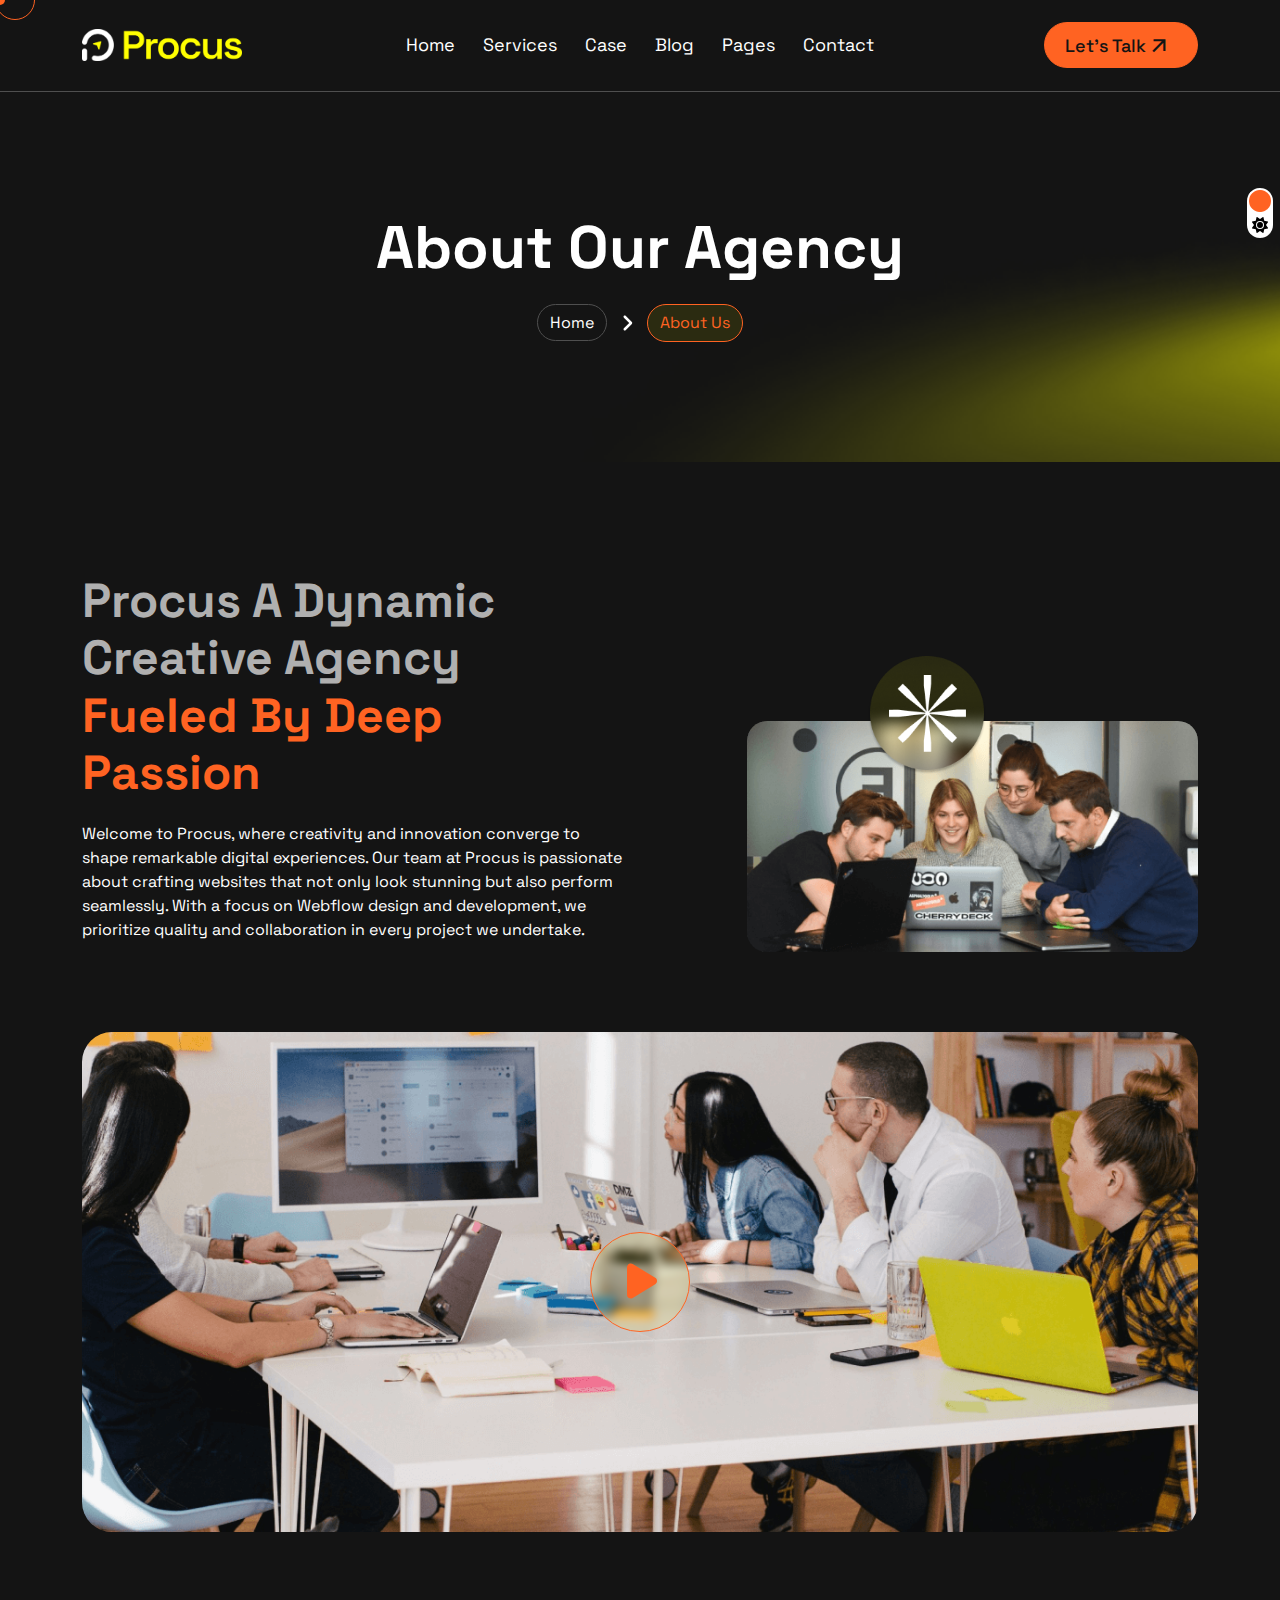
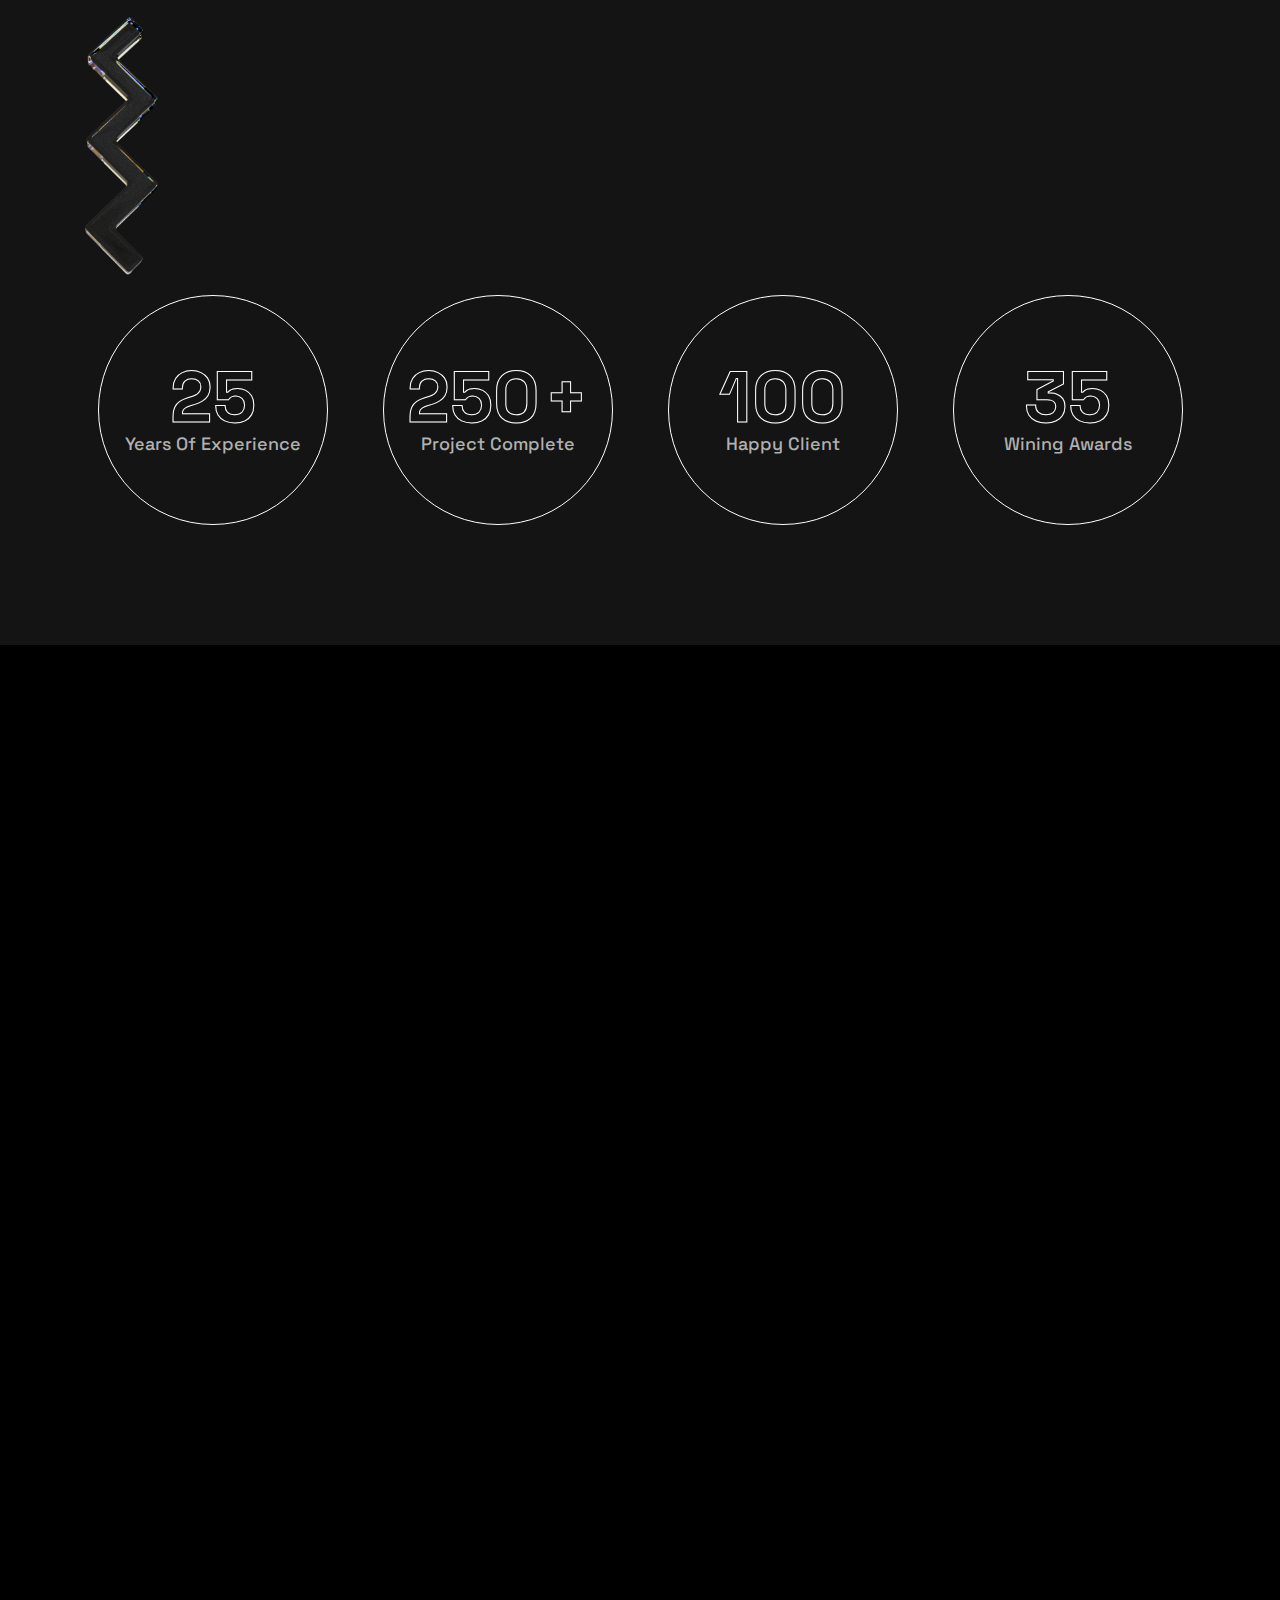
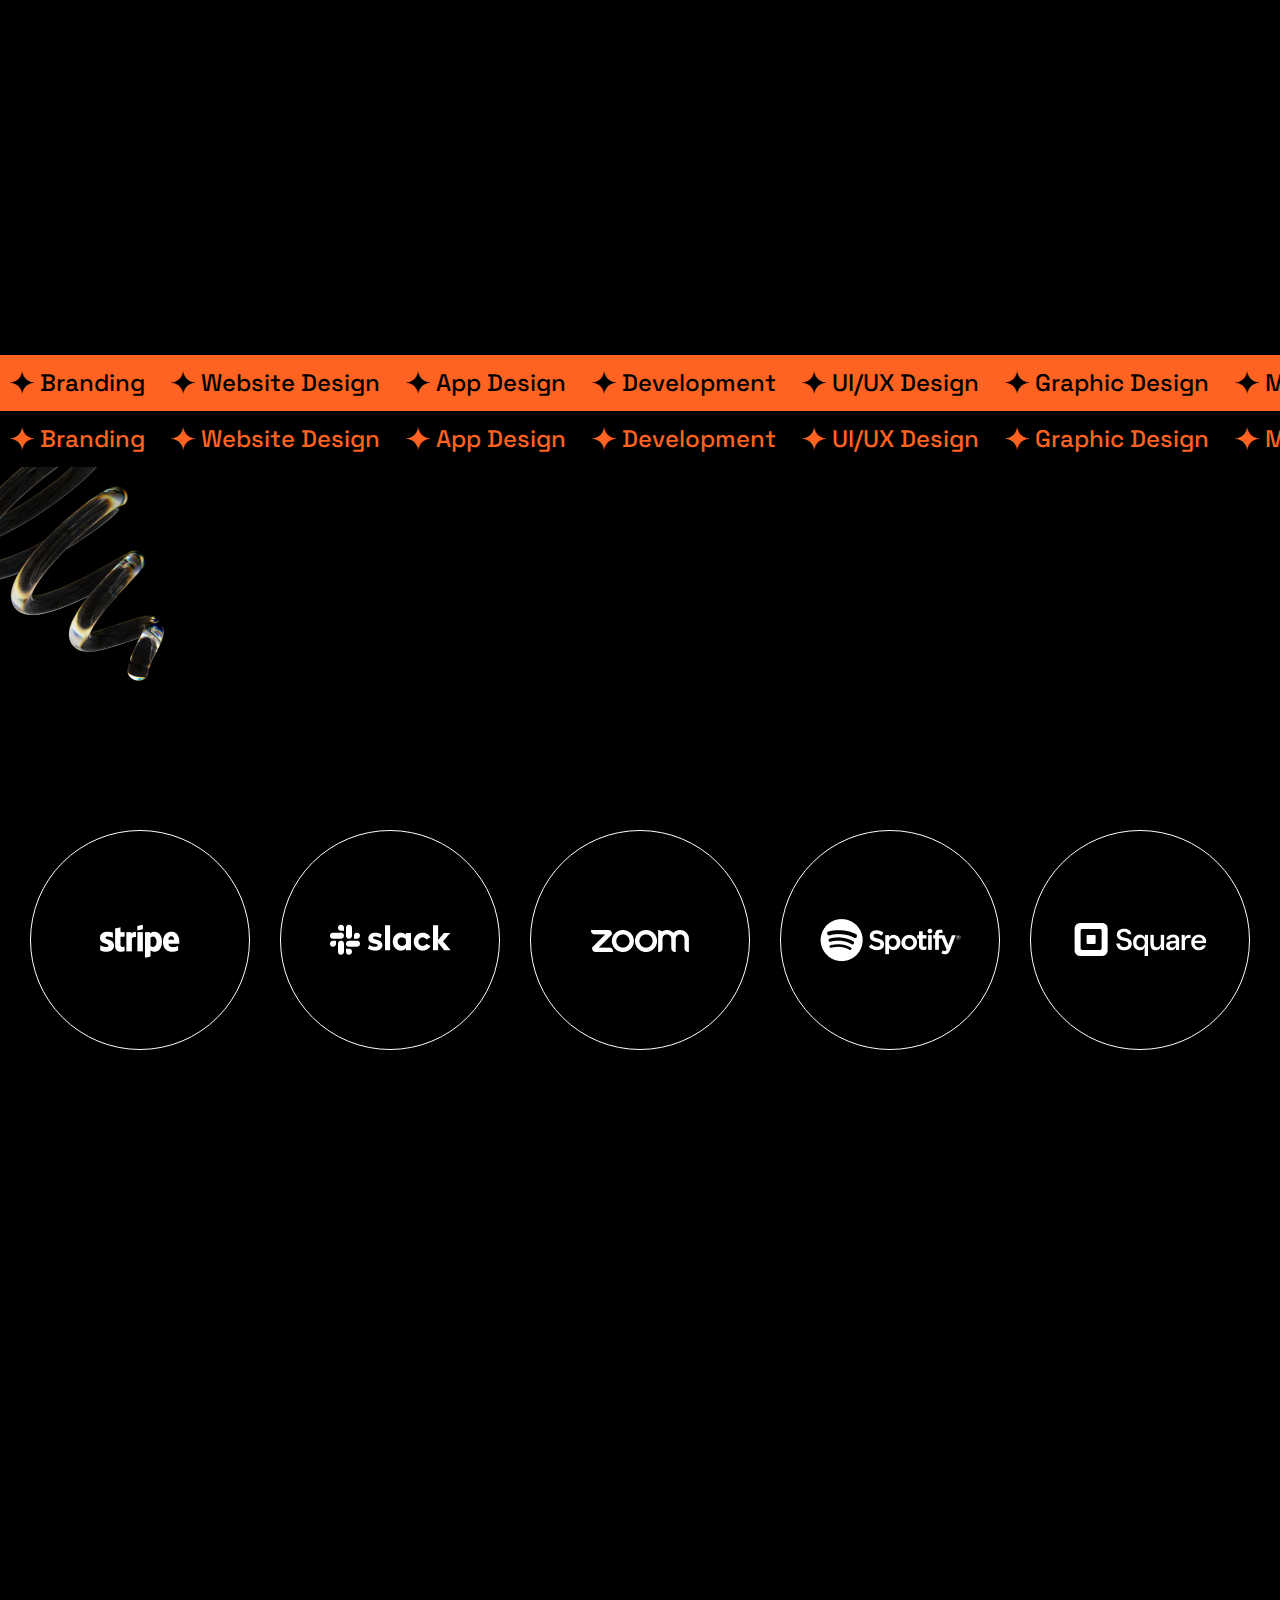
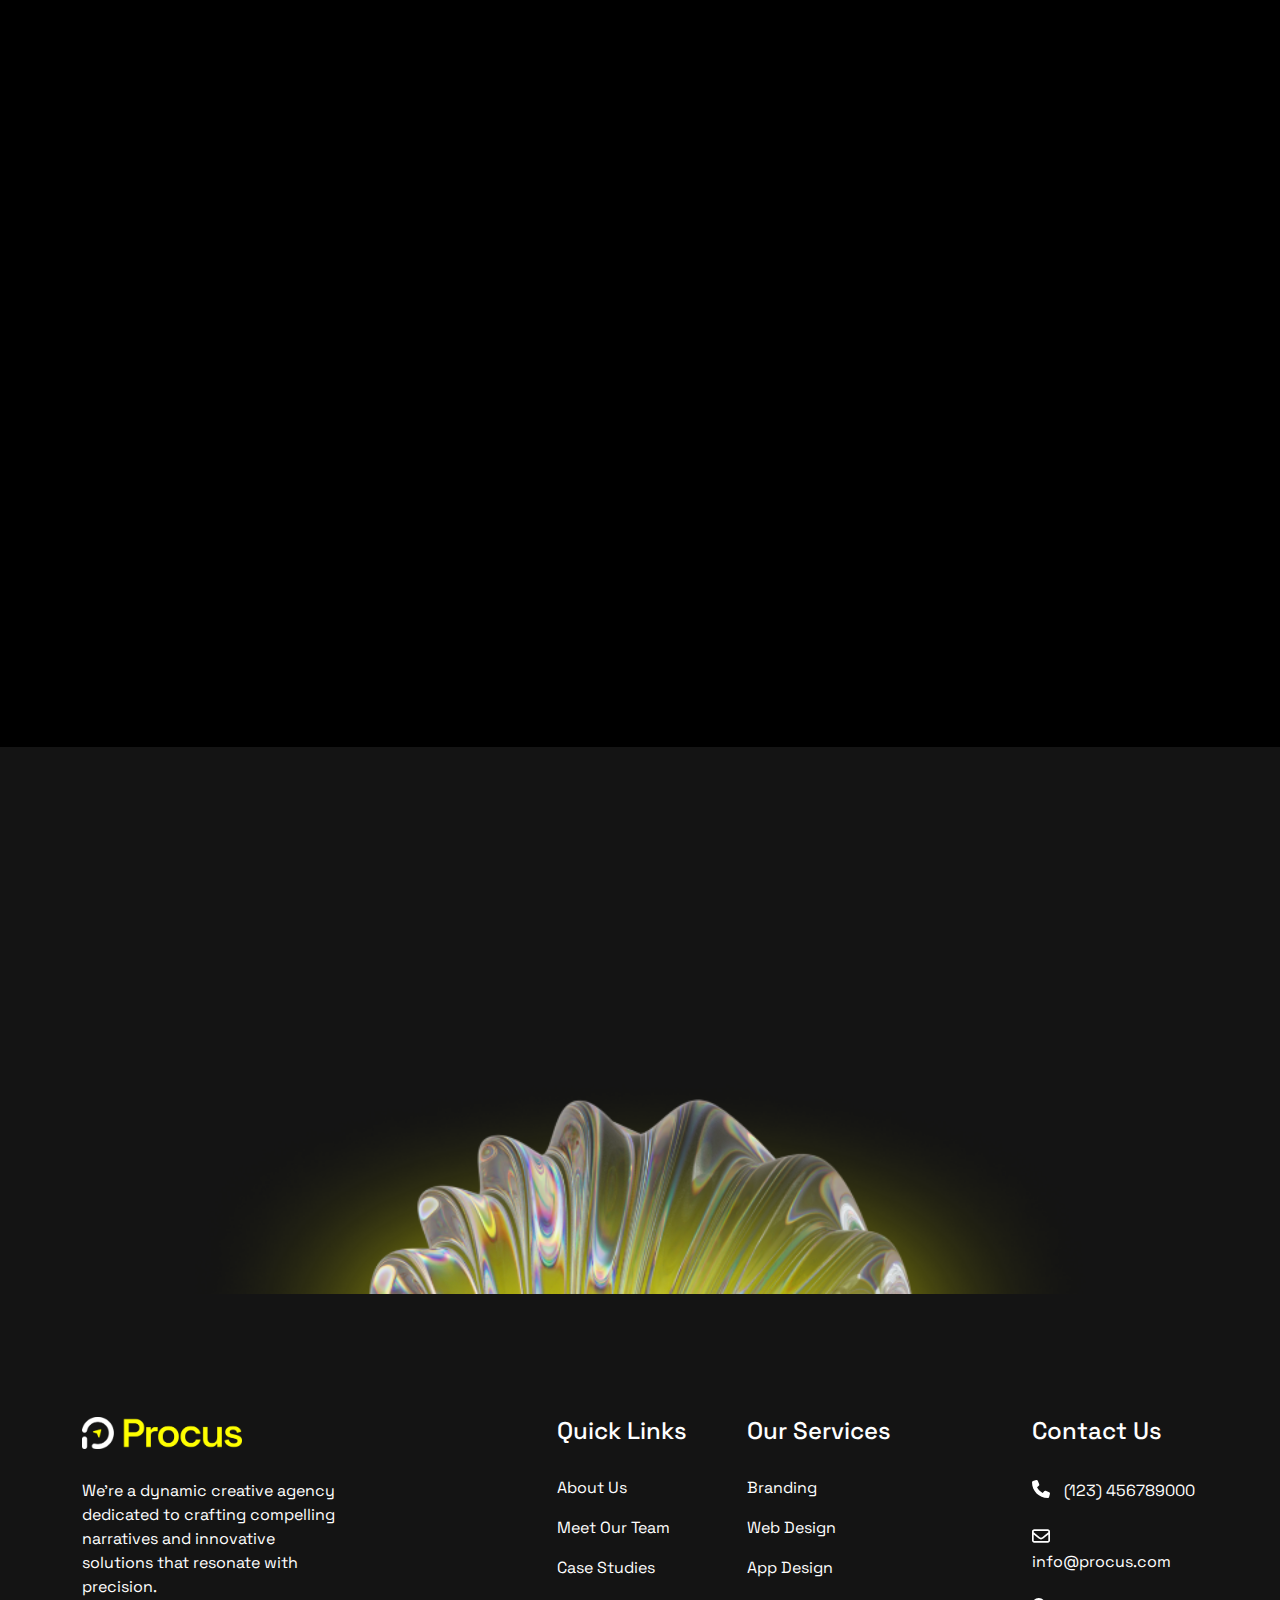
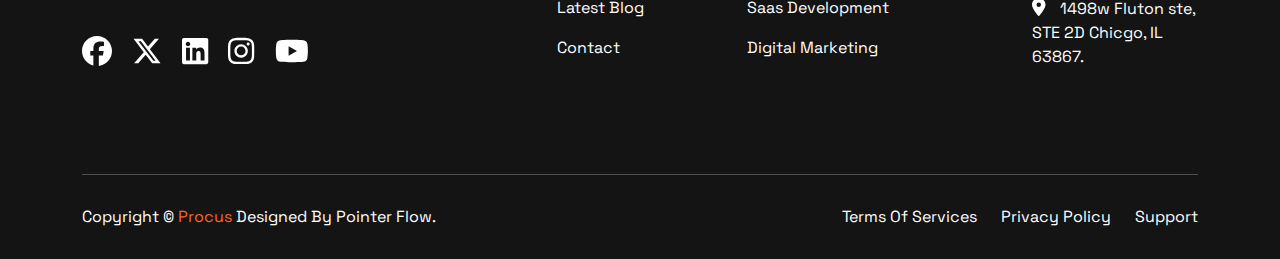
<file: about.html>
<!DOCTYPE html>
<html lang="en">


<!-- Mirrored from themes.techlynstudio.com/html/procus/procus/about.html by HTTrack Website Copier/3.x [XR&CO'2014], Tue, 27 Aug 2024 10:13:02 GMT -->
<head>
    <!-- required meta tags -->
    <meta charset="UTF-8">
    <meta name="viewport" content="width=device-width, initial-scale=1.0">
    <meta http-equiv="X-UA-Compatible" content="ie=edge">

    <!-- page title -->
    <title>Procus - Creative Agency HTML Template</title>

    <!-- favicon -->
    <link rel="shortcut icon" href="assets/images/favicon.png">

    <!-- css files -->
    <link rel="stylesheet" href="assets/css/animate.css">
    <link rel="stylesheet" href="assets/css/bootstrap.min.css">
    <link rel="stylesheet" href="assets/css/font-awesome.css">
    <link rel="stylesheet" href="assets/fonts/remixicon.css">
    <link rel="stylesheet" href="assets/css/magnific-popup.css">
    <link rel="stylesheet" href="assets/css/meanmenu.css">
    <link rel="stylesheet" href="assets/css/slick.css">
    <link rel="stylesheet" href="assets/css/style.css">
</head>

<body class="default">
    <!-- preloader starts -->
    <div id="preloader">
        <div id="loader"></div>
    </div>

    <div class="procus-cursor"></div>
    <div class="procus-cursor2"></div>

    <div class="theme-color-switch">
        <input type="checkbox" class="checkbox" id="checkbox">
        <label for="checkbox" class="checkbox-label">
            <i class="fas fa-moon"></i>
            <i class="fas fa-sun"></i>
            <span class="ball"></span>
        </label>
    </div>

    <!-- header area starts -->
    <header class="header-area">
        <!-- menu area -->
        <div class="menu-area">
            <div class="container">
                <div class="row align-items-center">
                    <div class="col-lg-2">
                        <div class="logo-area">
                            <a class="dark-version" href="index.html"> <img src="assets/images/logo.png" alt="logo"></a>
                            <a class="light-version" href="index.html"> <img src="assets/images/logo-black.png" alt="logo"></a>
                        </div>
                    </div>
                    <div class="col-lg-8 d-none d-lg-block">
                        <nav id="mobile-menu">
                            <ul class="main-menu">
                                <li class="has-submenu"><a href="index.html">home</a>
                                    <ul class="submenu">
                                        <li><a href="index.html">home 01</a></li>
                                        <li><a href="home-2.html">home 02</a></li>
                                        <li><a href="home-3.html">home 03</a></li>
                                    </ul>
                                </li>
                                <li class="has-submenu"><a href="services.html">services</a>
                                    <ul class="submenu">
                                        <li><a href="services.html">services</a></li>
                                        <li><a href="service-single.html">service details</a></li>
                                    </ul>
                                </li>
                                <li class="has-submenu"><a href="case.html">case</a>
                                    <ul class="submenu">
                                        <li><a href="case.html">case</a></li>
                                        <li><a href="case-single.html">case details</a></li>
                                    </ul>
                                </li>
                                <li class="has-submenu"><a href="blog.html">blog</a>
                                    <ul class="submenu">
                                        <li><a href="blog-6.html">blog full width</a></li>
                                        <li><a href="blog.html">blog column 2</a></li>
                                        <li><a href="blog-2.html">blog column 2</a></li>
                                        <li><a href="blog-3.html">blog list</a></li>
                                        <li><a href="blog-4.html">blog right sidebar</a></li>
                                        <li><a href="blog-5.html">blog left sidebar</a></li>
                                        <li><a href="blog-single.html">blog details</a></li>
                                    </ul>
                                </li>
                                <li class="has-submenu"><a href="#">pages</a>
                                    <ul class="submenu">
                                        <li><a href="about.html">about</a></li>
                                        <li><a href="work-process.html">work process</a></li>
                                        <li><a href="team.html">team</a></li>
                                        <li><a href="team-single.html">team details</a></li>
                                        <li><a href="faq.html">FAQ</a></li>
                                        <li><a href="error.html">404</a></li>
                                    </ul>
                                </li>
                                <li><a href="contact.html">contact</a></li>
                            </ul>
                        </nav>
                    </div>
                    <div class="col-lg-2">
                        <div class="nav-right-content">
                            <a href="contact.html" class="primary-btn">Let’s Talk <span><i class="ri-arrow-right-up-line"></i></span></a>
                        </div>
                    </div>
                </div>
            </div>

            <div class="mobile-menu"></div>
        </div>
    </header>

    <!-- breadcrumb starts -->
    <section class="breadcrumb-section" style="background-image: url(assets/images/breadcrumb-bg.png)">
        <div class="container">
            <div class="row">
                <div class="col-12">
                    <h1>About Our Agency</h1>
                    <ul class="breadcrumb-meta">
                        <li><a href="index.html">home</a></li>
                        <li><span><i class="fa-solid fa-angle-right"></i></span></li>
                        <li class="active">about us</li>
                    </ul>
                </div>
            </div>
        </div>
    </section>

    <!-- welcome section starts -->
    <section class="welcome-section-about pt-110 pb-80">
        <div class="container">
            <div class="row">
                <div class="col-lg-6 wow fadeInLeft" data-wow-delay=".2s">
                    <div class="section-top">
                        <h2>Procus a dynamic Creative Agency <span>fueled by deep passion</span></h2>
                        <p class="mt-20">Welcome to Procus, where creativity and innovation converge to shape remarkable digital experiences. Our team at Procus is passionate about crafting websites that not only look stunning but also perform seamlessly. With a focus on Webflow design and development, we prioritize quality and collaboration in every project we undertake. </p>
                    </div>
                </div>
                <div class="col-lg-5 offset-lg-1 align-self-end wow fadeInRight" data-wow-delay=".2s">
                    <div class="welcome-images">
                        <img src="assets/images/welcome-vector.png" class="welcome-vector item-rotate" alt="welcome-vector">
                        <img src="assets/images/welcome-image.png" class="welcome-image" alt="welcome-image">
                    </div>
                </div>
            </div>
        </div>
    </section>

    <!-- video area starts -->
    <div class="video-home-3 video-about-page">
        <div class="container">
            <div class="video-bg" style="background-image: url(assets/images/video-bg-about-page.png)">
                <div class="row">
                    <div class="col-12">
                        <div class="video-wrapper">
                            <a class="hero-play-btn popup-youtube" href="https://www.youtube.com/watch?v=ZG6tNrxXh1k"><span class="video-btn item-pulse"><i class="fas fa-play"></i></span></a>
                        </div>
                    </div>
                </div>
            </div>
        </div>
    </div>

    <!-- counter area starts -->
    <section class="counter-area pt-110 pb-90" id="counter-area">
        <img src="assets/images/counter-3d.png" alt="counter-3d" class="counter-3d">
        <div class="container">
            <div class="row">
                <div class="col-lg-6 offset-lg-3 wow fadeInUp" data-wow-delay=".2s">
                    <div class="section-top text-center">
                        <h2>Experiences Fueled by <span>Passion</span> and <span>Expertise</span></h2>
                        <p class="mt-20">At our core, we're more than just a creative agency – we're a dynamic team of storytellers, strategists, and tech enthusiasts.</p>
                    </div>
                </div>
            </div>
            <div class="row mt-60">
                <div class="col-lg-3 col-6">
                    <div class="counter-single">
                        <div class="counter-number">
                            <span class="counter">25</span>
                        </div>
                        <h6 class="counter-text">Years of Experience</h6>
                    </div>
                </div>
                <div class="col-lg-3 col-6">
                    <div class="counter-single">
                        <div class="counter-number">
                            <span class="counter">250</span>
                            <span class="plus-sign">+</span>
                        </div>
                        <h6 class="counter-text">project complete</h6>
                    </div>
                </div>
                <div class="col-lg-3 col-6">
                    <div class="counter-single">
                        <div class="counter-number">
                            <span class="counter">100</span>
                        </div>
                        <h6 class="counter-text">happy client</h6>
                    </div>
                </div>
                <div class="col-lg-3 col-6">
                    <div class="counter-single">
                        <div class="counter-number">
                            <span class="counter">35</span>
                        </div>
                        <h6 class="counter-text">Wining Awards</h6>
                    </div>
                </div>
            </div>
        </div>
    </section>

     <!-- choose area starts -->
     <section class="choose-section-about pt-110 pb-90">
        <div class="container">
            <div class="row">
                <div class="col-lg-6 offset-lg-3 wow fadeInUp" data-wow-delay=".2s">
                    <div class="section-top text-center">
                        <h2>Why our Agency is <span>Different</span></h2>
                        <p class="mt-20">At our core, we're more than just a creative agency – we're a dynamic team of storytellers, strategists, and tech enthusiasts.</p>
                    </div>
                </div>
            </div>
            
            <div class="row mt-60">
                <div class="col-lg-10 offset-lg-1">
                    <div class="row">
                        <div class="col-lg-4 col-md-6 wow fadeIn" data-wow-delay=".3s">
                            <div class="single-choose-item">
                                <img src="assets/images/choose-icon-1.png" alt="choose-icon" class="choose-icon dark-version">
                                <img src="assets/images/choose-dark-icon-1.png" alt="choose-icon" class="choose-icon light-version">
                                <h4>Innovative Solutions</h4>
                                <p class="mt-10">Creativity and innovation fuel our approach. We tailor unique strategies to your brand's needs, blending fresh ideas with strategic insights to craft campaigns that truly resonate.</p>
                            </div>
                        </div>
                        <div class="col-lg-4 col-md-6 wow fadeIn" data-wow-delay=".4s">
                            <div class="single-choose-item active">
                                <img src="assets/images/choose-icon-2.png" alt="choose-icon" class="choose-icon dark-version">
                                <img src="assets/images/choose-dark-icon-2.png" alt="choose-icon" class="choose-icon light-version">
                                <h4>Data-Driven Strategies</h4>
                                <p class="mt-10">Creativity and innovation fuel our approach. We tailor unique strategies to your brand's needs, blending fresh ideas with strategic insights to craft campaigns that truly resonate.</p>
                            </div>
                        </div>
                        <div class="col-lg-4 col-md-6 wow fadeIn" data-wow-delay=".5s">
                            <div class="single-choose-item">
                                <img src="assets/images/choose-icon-3.png" alt="choose-icon" class="choose-icon dark-version">
                                <img src="assets/images/choose-dark-icon-3.png" alt="choose-icon" class="choose-icon light-version">
                                <h4>Proven Track Record</h4>
                                <p class="mt-10">Creativity and innovation fuel our approach. We tailor unique strategies to your brand's needs, blending fresh ideas with strategic insights to craft campaigns that truly resonate.</p>
                            </div>
                        </div>
                        <div class="col-lg-4 col-md-6 wow fadeIn" data-wow-delay=".6s">
                            <div class="single-choose-item">
                                <img src="assets/images/choose-icon-4.png" alt="choose-icon" class="choose-icon dark-version">
                                <img src="assets/images/choose-dark-icon-4.png" alt="choose-icon" class="choose-icon light-version">
                                <h4>Collaborative Partnership</h4>
                                <p class="mt-10">Creativity and innovation fuel our approach. We tailor unique strategies to your brand's needs, blending fresh ideas with strategic insights to craft campaigns that truly resonate.</p>
                            </div>
                        </div>
                        <div class="col-lg-4 col-md-6 wow fadeIn" data-wow-delay=".7s">
                            <div class="single-choose-item">
                                <img src="assets/images/choose-icon-5.png" alt="choose-icon" class="choose-icon dark-version">
                                <img src="assets/images/choose-dark-icon-5.png" alt="choose-icon" class="choose-icon light-version">
                                <h4>Exceptional Customer Service</h4>
                                <p class="mt-10">Creativity and innovation fuel our approach. We tailor unique strategies to your brand's needs, blending fresh ideas with strategic insights to craft campaigns that truly resonate.</p>
                            </div>
                        </div>
                        <div class="col-lg-4 col-md-6 wow fadeIn" data-wow-delay=".8s">
                            <div class="single-choose-item">
                                <img src="assets/images/choose-icon-6.png" alt="choose-icon" class="choose-icon dark-version">
                                <img src="assets/images/choose-dark-icon-6.png" alt="choose-icon" class="choose-icon light-version">
                                <h4>Forward-Thinking Approach</h4>
                                <p class="mt-10">Creativity and innovation fuel our approach. We tailor unique strategies to your brand's needs, blending fresh ideas with strategic insights to craft campaigns that truly resonate.</p>
                            </div>
                        </div>
                    </div>
                </div>
            </div>
        </div>
    </section>

    <!-- marquee area starts -->
    <div class="custom-marquee">
        <div class="marquee-container">
            <div class="marquee">
                <div class="primary-bg">
                    <div class="marquee-content marquee-row-1">
                        <span><i class="ri-gemini-fill"></i> Branding <span></span><i class="ri-gemini-fill"></i> Website Design <span></span><i class="ri-gemini-fill"></i> App Design <span></span><i class="ri-gemini-fill"></i> Development <span></span><i class="ri-gemini-fill"></i> UI/UX Design <span></span><i class="ri-gemini-fill"></i> Graphic Design <span></span><i class="ri-gemini-fill"></i> Motion Graphic <span></span><i class="ri-gemini-fill"></i> Digital Marketing <span></span><i class="ri-gemini-fill"></i> SEO</span>
                        <span><i class="ri-gemini-fill"></i> Branding <span></span><i class="ri-gemini-fill"></i> Website Design <span></span><i class="ri-gemini-fill"></i> App Design <span></span><i class="ri-gemini-fill"></i> Development <span></span><i class="ri-gemini-fill"></i> UI/UX Design <span></span><i class="ri-gemini-fill"></i> Graphic Design <span></span><i class="ri-gemini-fill"></i> Motion Graphic <span></span><i class="ri-gemini-fill"></i> Digital Marketing <span></span><i class="ri-gemini-fill"></i> SEO</span>
                        <span><i class="ri-gemini-fill"></i> Branding <span></span><i class="ri-gemini-fill"></i> Website Design <span></span><i class="ri-gemini-fill"></i> App Design <span></span><i class="ri-gemini-fill"></i> Development <span></span><i class="ri-gemini-fill"></i> UI/UX Design <span></span><i class="ri-gemini-fill"></i> Graphic Design <span></span><i class="ri-gemini-fill"></i> Motion Graphic <span></span><i class="ri-gemini-fill"></i> Digital Marketing <span></span><i class="ri-gemini-fill"></i> SEO</span>
                    </div>
                </div>
                <div class="black-bg">
                    <div class="marquee-content marquee-row-2">
                        <span><i class="ri-gemini-fill"></i> Branding <span></span><i class="ri-gemini-fill"></i> Website Design <span></span><i class="ri-gemini-fill"></i> App Design <span></span><i class="ri-gemini-fill"></i> Development <span></span><i class="ri-gemini-fill"></i> UI/UX Design <span></span><i class="ri-gemini-fill"></i> Graphic Design <span></span><i class="ri-gemini-fill"></i> Motion Graphic <span></span><i class="ri-gemini-fill"></i> Digital Marketing <span></span><i class="ri-gemini-fill"></i> SEO</span>
                        <span><i class="ri-gemini-fill"></i> Branding <span></span><i class="ri-gemini-fill"></i> Website Design <span></span><i class="ri-gemini-fill"></i> App Design <span></span><i class="ri-gemini-fill"></i> Development <span></span><i class="ri-gemini-fill"></i> UI/UX Design <span></span><i class="ri-gemini-fill"></i> Graphic Design <span></span><i class="ri-gemini-fill"></i> Motion Graphic <span></span><i class="ri-gemini-fill"></i> Digital Marketing <span></span><i class="ri-gemini-fill"></i> SEO</span>
                        <span><i class="ri-gemini-fill"></i> Branding <span></span><i class="ri-gemini-fill"></i> Website Design <span></span><i class="ri-gemini-fill"></i> App Design <span></span><i class="ri-gemini-fill"></i> Development <span></span><i class="ri-gemini-fill"></i> UI/UX Design <span></span><i class="ri-gemini-fill"></i> Graphic Design <span></span><i class="ri-gemini-fill"></i> Motion Graphic <span></span><i class="ri-gemini-fill"></i> Digital Marketing <span></span><i class="ri-gemini-fill"></i> SEO</span>
                    </div>
                </div>
            </div>
        </div>
    </div>

    <!-- brand area starts -->
    <section class="brand-area pt-110 pb-120">
        <img src="assets/images/brand-3d.png" alt="brand-3d" class="brand-3d">
        <div class="container">
            <div class="row">
                <div class="col-lg-6 offset-lg-3 wow fadeInUp" data-wow-delay=".2s">
                    <div class="section-top text-center">
                        <h2><span>Collaborations</span> with Leading Brands</h2>
                        <p class="mt-20">Get to know the talented individuals who make our company thrive. Our diverse team brings together a wealth of expertise.</p>
                    </div>
                </div>
            </div>
        </div>
        <div class="container-fluid">
            <div class="row mt-60">
                <div class="col-lg-12">
                    <div class="brand-slider">
                        <div class="brand-single">
                            <div class="brand-logo">
                                <img class="dark-version" src="assets/images/slack-logo.png" alt="brand-logo">
                                <img class="light-version" src="assets/images/tinder-dark.png" alt="brand-logo">
                            </div>
                        </div>
                        <div class="brand-single">
                            <div class="brand-logo">
                                <img class="dark-version" src="assets/images/zoom-logo.png" alt="brand-logo">
                                <img class="light-version" src="assets/images/zoom-dark.png" alt="brand-logo">
                            </div>
                        </div>
                        <div class="brand-single">
                            <div class="brand-logo">
                                <img class="dark-version" src="assets/images/spotify-logo.png" alt="brand-logo">
                                <img class="light-version" src="assets/images/spotify-dark.png" alt="brand-logo">
                            </div>
                        </div>
                        <div class="brand-single">
                            <div class="brand-logo">
                                <img class="dark-version" src="assets/images/square-logo.png" alt="brand-logo">
                                <img class="light-version" src="assets/images/square-dark.png" alt="brand-logo">
                            </div>
                        </div>
                        <div class="brand-single">
                            <div class="brand-logo">
                                <img class="dark-version" src="assets/images/upwork-logo.png" alt="brand-logo">
                                <img class="light-version" src="assets/images/upwork-dark.png" alt="brand-logo">
                            </div>
                        </div>
                        <div class="brand-single">
                            <div class="brand-logo">
                                <img class="dark-version" src="assets/images/loom-logo.png" alt="brand-logo">
                                <img class="light-version" src="assets/images/loom-dark.png" alt="brand-logo">
                            </div>
                        </div>
                        <div class="brand-single">
                            <div class="brand-logo">
                                <img class="dark-version" src="assets/images/trello-logo.png" alt="brand-logo">
                                <img class="light-version" src="assets/images/tinder-dark.png" alt="brand-logo">
                            </div>
                        </div>
                        <div class="brand-single">
                            <div class="brand-logo">
                                <img class="dark-version" src="assets/images/docusign-logo.png" alt="brand-logo">
                                <img class="light-version" src="assets/images/zoom-dark.png" alt="brand-logo">
                            </div>
                        </div>
                        <div class="brand-single">
                            <div class="brand-logo">
                                <img class="dark-version" src="assets/images/stripe-logo.png" alt="brand-logo">
                                <img class="light-version" src="assets/images/loom-dark.png" alt="brand-logo">
                            </div>
                        </div>
                    </div>
                </div>
            </div>
        </div>
    </section>

    <!-- team area starts -->
    <section class="team-area pb-90">
        <div class="container">
            <div class="row align-items-center">
                <div class="col-xl-5 col-lg-6 wow fadeInLeft" data-wow-delay=".2s">
                    <div class="section-top">
                        <h2>Meet Our <span>Team</span></h2>
                        <p class="mt-20">Get to know the talented individuals who make our company thrive. Our diverse team brings together a wealth of expertise.</p>
                    </div>
                </div>
                <div class="col-xl-7 col-lg-6 wow fadeInRight" data-wow-delay=".2s">
                    <div class="section-top-btn">
                        <a href="team.html" class="secondary-btn">See More</a>
                    </div>
                </div>
            </div>
            <div class="row mt-60">
                <div class="col-lg-4 col-sm-6 wow fadeIn" data-wow-delay=".3s">
                    <div class="team-member">
                        <div class="team-image">
                            <a href="team-single.html"><img src="assets/images/team-member-01.png" alt="team-member"></a>
                            <div class="hover-state">
                                <div class="team-content">
                                    <div class="team-bio">
                                        <h4><a href="team-single.html">Savannah Nguyen</a></h4>
                                        <span>founder & CEO</span>
                                    </div>
                                </div>
                                <ul class="team-social">
                                    <li><a href="#"><i class="fa-brands fa-x-twitter"></i></a></li>
                                    <li><a href="#"><i class="fa-brands fa-linkedin"></i></a></li>
                                    <li><a href="#"><i class="fa-solid fa-globe"></i></a></li>
                                    <li><a href="#"><i class="fa-brands fa-instagram"></i></a></li>
                                    <li><a href="#"><i class="fa-brands fa-facebook"></i></a></li>
                                </ul>
                            </div>
                        </div>
                    </div>
                </div>
                <div class="col-lg-4 col-sm-6 wow fadeIn" data-wow-delay=".4s">
                    <div class="team-member">
                        <div class="team-image">
                            <a href="team-single.html"><img src="assets/images/team-member-02.png" alt="team-member"></a>
                            <div class="hover-state">
                                <div class="team-content">
                                    <div class="team-bio">
                                        <h4><a href="team-single.html">Savannah Nguyen</a></h4>
                                        <span>founder & CEO</span>
                                    </div>
                                </div>
                                <ul class="team-social">
                                    <li><a href="#"><i class="fa-brands fa-x-twitter"></i></a></li>
                                    <li><a href="#"><i class="fa-brands fa-linkedin"></i></a></li>
                                    <li><a href="#"><i class="fa-solid fa-globe"></i></a></li>
                                    <li><a href="#"><i class="fa-brands fa-instagram"></i></a></li>
                                    <li><a href="#"><i class="fa-brands fa-facebook"></i></a></li>
                                </ul>
                            </div>
                        </div>
                    </div>
                </div>
                <div class="col-lg-4 col-sm-6 wow fadeIn" data-wow-delay=".5s">
                    <div class="team-member">
                        <div class="team-image">
                            <a href="team-single.html"><img src="assets/images/team-member-03.png" alt="team-member"></a>
                            <div class="hover-state">
                                <div class="team-content">
                                    <div class="team-bio">
                                        <h4><a href="team-single.html">Savannah Nguyen</a></h4>
                                        <span>founder & CEO</span>
                                    </div>
                                </div>
                                <ul class="team-social">
                                    <li><a href="#"><i class="fa-brands fa-x-twitter"></i></a></li>
                                    <li><a href="#"><i class="fa-brands fa-linkedin"></i></a></li>
                                    <li><a href="#"><i class="fa-solid fa-globe"></i></a></li>
                                    <li><a href="#"><i class="fa-brands fa-instagram"></i></a></li>
                                    <li><a href="#"><i class="fa-brands fa-facebook"></i></a></li>
                                </ul>
                            </div>
                        </div>
                    </div>
                </div>
                <div class="col-lg-4 col-sm-6 wow fadeIn" data-wow-delay=".6s">
                    <div class="team-member">
                        <div class="team-image">
                            <a href="team-single.html"><img src="assets/images/team-member-04.png" alt="team-member"></a>
                            <div class="hover-state">
                                <div class="team-content">
                                    <div class="team-bio">
                                        <h4><a href="team-single.html">Savannah Nguyen</a></h4>
                                        <span>founder & CEO</span>
                                    </div>
                                </div>
                                <ul class="team-social">
                                    <li><a href="#"><i class="fa-brands fa-x-twitter"></i></a></li>
                                    <li><a href="#"><i class="fa-brands fa-linkedin"></i></a></li>
                                    <li><a href="#"><i class="fa-solid fa-globe"></i></a></li>
                                    <li><a href="#"><i class="fa-brands fa-instagram"></i></a></li>
                                    <li><a href="#"><i class="fa-brands fa-facebook"></i></a></li>
                                </ul>
                            </div>
                        </div>
                    </div>
                </div>
                <div class="col-lg-4 col-sm-6 wow fadeIn" data-wow-delay=".7s">
                    <div class="team-member">
                        <div class="team-image">
                            <a href="team-single.html"><img src="assets/images/team-member-05.png" alt="team-member"></a>
                            <div class="hover-state">
                                <div class="team-content">
                                    <div class="team-bio">
                                        <h4><a href="team-single.html">Savannah Nguyen</a></h4>
                                        <span>founder & CEO</span>
                                    </div>
                                </div>
                                <ul class="team-social">
                                    <li><a href="#"><i class="fa-brands fa-x-twitter"></i></a></li>
                                    <li><a href="#"><i class="fa-brands fa-linkedin"></i></a></li>
                                    <li><a href="#"><i class="fa-solid fa-globe"></i></a></li>
                                    <li><a href="#"><i class="fa-brands fa-instagram"></i></a></li>
                                    <li><a href="#"><i class="fa-brands fa-facebook"></i></a></li>
                                </ul>
                            </div>
                        </div>
                    </div>
                </div>
                <div class="col-lg-4 col-sm-6 wow fadeIn" data-wow-delay=".8s">
                    <div class="team-member">
                        <div class="team-image">
                            <a href="team-single.html"><img src="assets/images/team-member-06.png" alt="team-member"></a>
                            <div class="hover-state">
                                <div class="team-content">
                                    <div class="team-bio">
                                        <h4><a href="team-single.html">Savannah Nguyen</a></h4>
                                        <span>founder & CEO</span>
                                    </div>
                                </div>
                                <ul class="team-social">
                                    <li><a href="#"><i class="fa-brands fa-x-twitter"></i></a></li>
                                    <li><a href="#"><i class="fa-brands fa-linkedin"></i></a></li>
                                    <li><a href="#"><i class="fa-solid fa-globe"></i></a></li>
                                    <li><a href="#"><i class="fa-brands fa-instagram"></i></a></li>
                                    <li><a href="#"><i class="fa-brands fa-facebook"></i></a></li>
                                </ul>
                            </div>
                        </div>
                    </div>
                </div>
            </div>
        </div>
    </section>

    <!-- get in touch area starts -->
    <div class="get-in-touch-area" style="background-image: url(assets/images/get-in-touch-bg.png)">
        <div class="container">
            <div class="row">
                <div class="col-lg-12 wow fadeIn" data-wow-delay=".2s">
                    <a href="contact.html" class="big-title"><span>Get in touch</span><span class="icon"><i class="ri-arrow-right-up-line"></i></span></a>
                </div>
            </div>
        </div>
    </div>


    <!-- footer area starts -->
    <footer class="footer-area">
        <!-- footer widget -->
        <div class="footer-widget">
            <div class="container">
                <div class="row footer-widget-wrapper pt-100 pb-70">
                    <div class="col-md-6 col-lg-3">
                        <div class="footer-widget-box about-us">
                            <a href="index.html" class="footer-logo">
                                <img src="assets/images/logo.png" alt="logo">
                            </a>
                            <a href="index.html" class="footer-logo logo-black">
                                <img src="assets/images/logo-black.png" alt="logo">
                            </a>
                            <p>We're a dynamic creative agency dedicated to crafting compelling narratives and innovative solutions that resonate with precision.</p>
                            <ul class="footer-social">
                                <li><a href="#"><i class="fa-brands fa-facebook"></i></a></li>
                                <li><a href="#"><i class="fa-brands fa-x-twitter"></i></a></li>
                                <li><a href="#"><i class="fa-brands fa-linkedin"></i></a></li>
                                <li><a href="#"><i class="fa-brands fa-instagram"></i></a></li>
                                <li><a href="#"><i class="fa-brands fa-youtube"></i></a></li>
                            </ul>
                        </div>
                    </div>
                    <div class="col-md-6 col-lg-2 offset-lg-1 offset-xl-2">
                        <div class="footer-widget-box list">
                            <h4 class="footer-widget-title">Quick Links</h4>
                            <ul class="footer-list">
                                <li><a href="about.html">About us</a></li>
                                <li><a href="team.html">meet our team</a></li>
                                <li><a href="case.html">case studies</a></li>
                                <li><a href="blog.html">latest blog</a></li>
                                <li><a href="contact.html">contact</a></li>
                            </ul>
                        </div>
                    </div>
                    <div class="col-md-6 col-lg-3 col-xl-2">
                        <div class="footer-widget-box list">
                            <h4 class="footer-widget-title">our services</h4>
                            <ul class="footer-list">
                                <li><a href="service-single.html">branding</a></li>
                                <li><a href="service-single.html">web design</a></li>
                                <li><a href="service-single.html">app design</a></li>
                                <li><a href="service-single.html">saas development</a></li>
                                <li><a href="service-single.html">digital marketing</a></li>
                            </ul>
                        </div>
                    </div>
                    <div class="col-md-6 col-lg-3 col-xl-2 offset-xl-1">
                        <div class="footer-widget-box">
                            <h4 class="footer-widget-title">Contact Us</h4>
                            <ul class="footer-contact">
                                <li><a href="#"><span class="contact-icon"><i class="fa-solid fa-phone"></i></span> (123) 456789000</a></li>
                                <li><a href="#"><span class="contact-icon"><i class="fa-regular fa-envelope"></i></span><span> info@procus.com</span></a></li>
                                <li><a href="#"><span class="contact-icon"><i class="fa-solid fa-location-dot"></i></span> 1498w Fluton ste, STE 2D Chicgo, IL 63867.</a></li>
                            </ul>
                        </div>
                    </div>
                </div>
            </div>
        </div>

        <!-- copyright -->
        <div class="copyright">
            <div class="container">
                <div class="copyright-content">
                    <div class="row">
                        <div class="col-lg-6 align-self-center">
                            <p class="copyright-text">
                                Copyright &copy; <span id="date"></span> <a href="index.html"> Procus</a> Designed by Pointer Flow.
                            </p>
                        </div>
                        <div class="col-lg-6 align-self-center">
                            <ul class="footer-menu">
                                <li><a href="terms.html">Terms Of Services</a></li>
                                <li><a href="privacy.html">Privacy Policy</a></li>
                                <li><a href="contact.html">Support</a></li>
                            </ul>
                        </div>
                    </div>
                </div>
            </div>
        </div>
    </footer>

    <!-- back to top -->
    <div class="back-to-top">
        <span><i class="fa fa-angle-up"></i></span>
    </div>

    <!-- javascript files -->
    <script src="assets/js/jquery-2.2.4.min.js"></script>
    <script src="assets/js/bootstrap.min.js"></script>
    <script src="assets/js/font-awesome.js"></script>
    <script src="assets/js/counterup.min.js"></script>
    <script src="assets/js/magnific-popup.js"></script>
    <script src="assets/js/mousemove.js"></script>
    <script src="assets/js/meanmenu.min.js"></script>
    <script src="assets/js/slick.min.js"></script>
    <script src="assets/js/easing.min.js"></script>
    <script src="assets/js/waypoints.min.js"></script>
    <script src="assets/js/wow.min.js"></script>
    <script src="assets/js/main.js"></script>
</body>


<!-- Mirrored from themes.techlynstudio.com/html/procus/procus/about.html by HTTrack Website Copier/3.x [XR&CO'2014], Tue, 27 Aug 2024 10:13:06 GMT -->
</html>
</file>
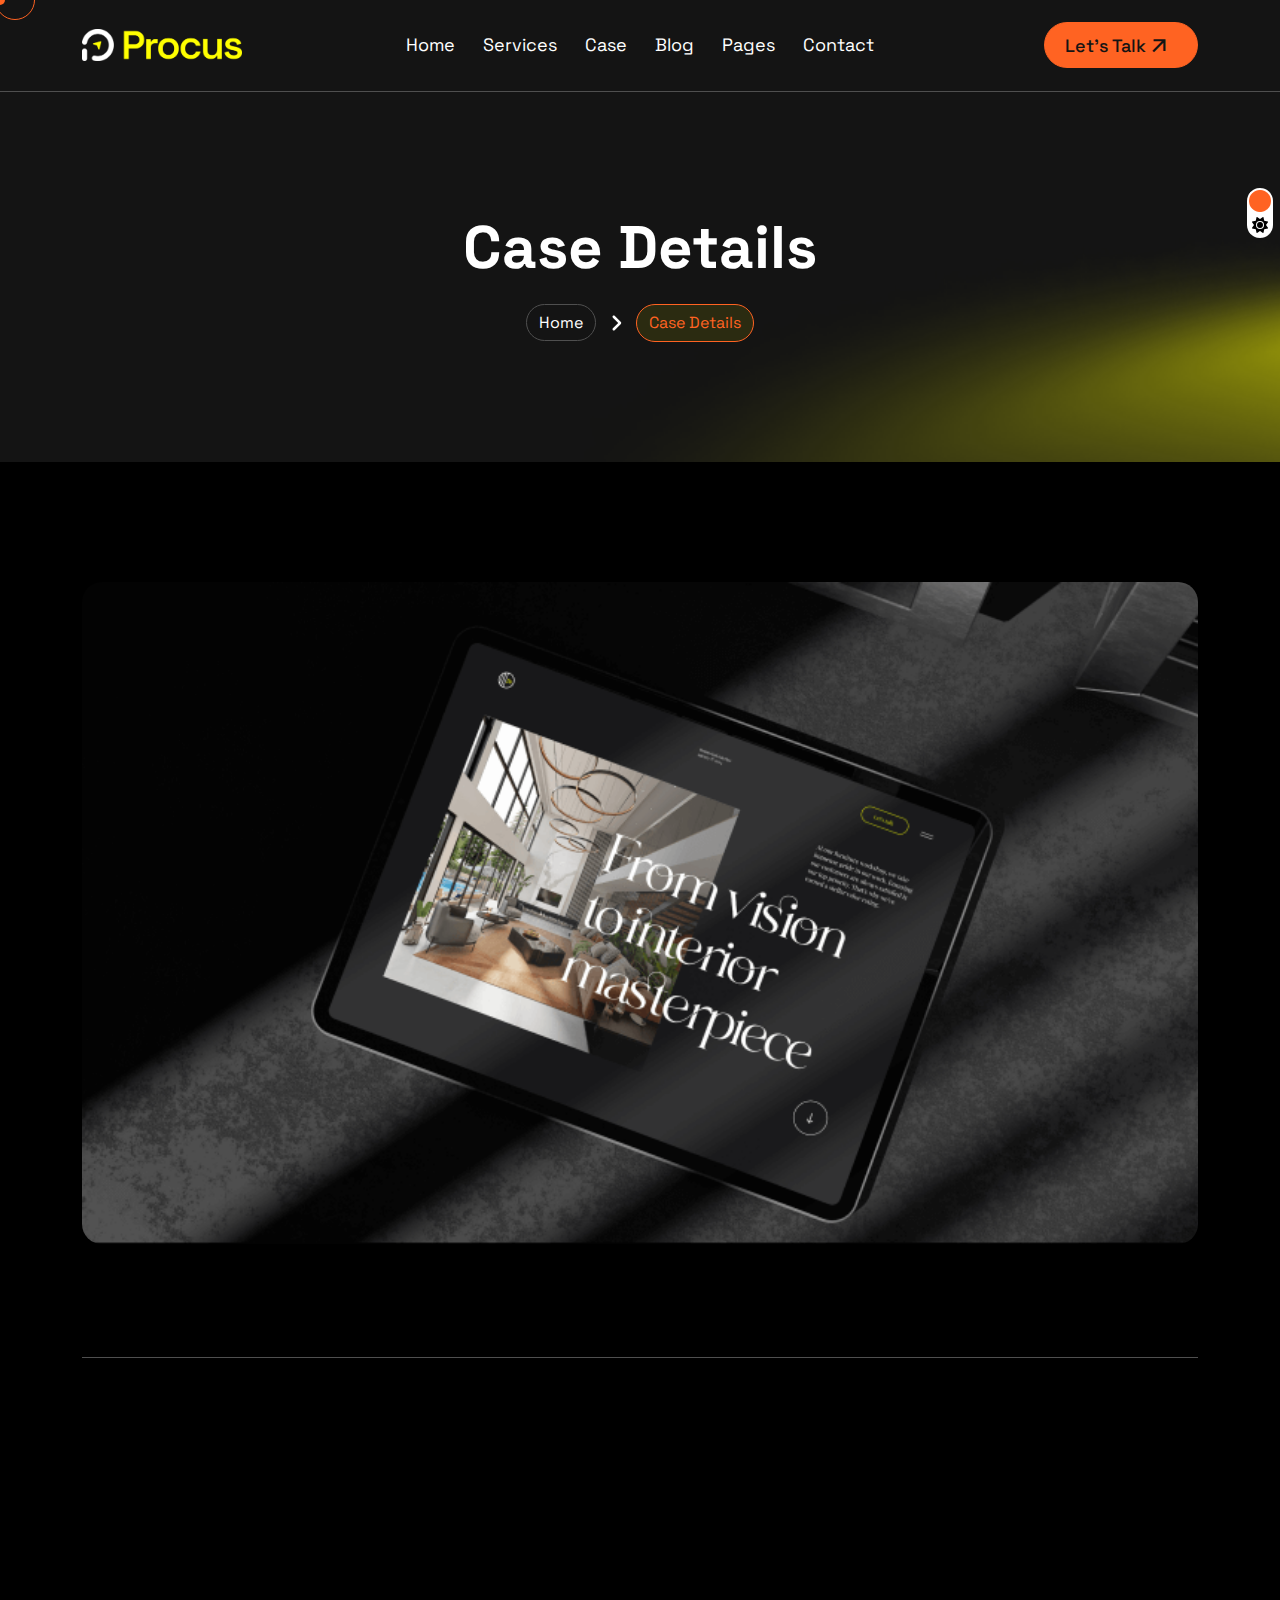
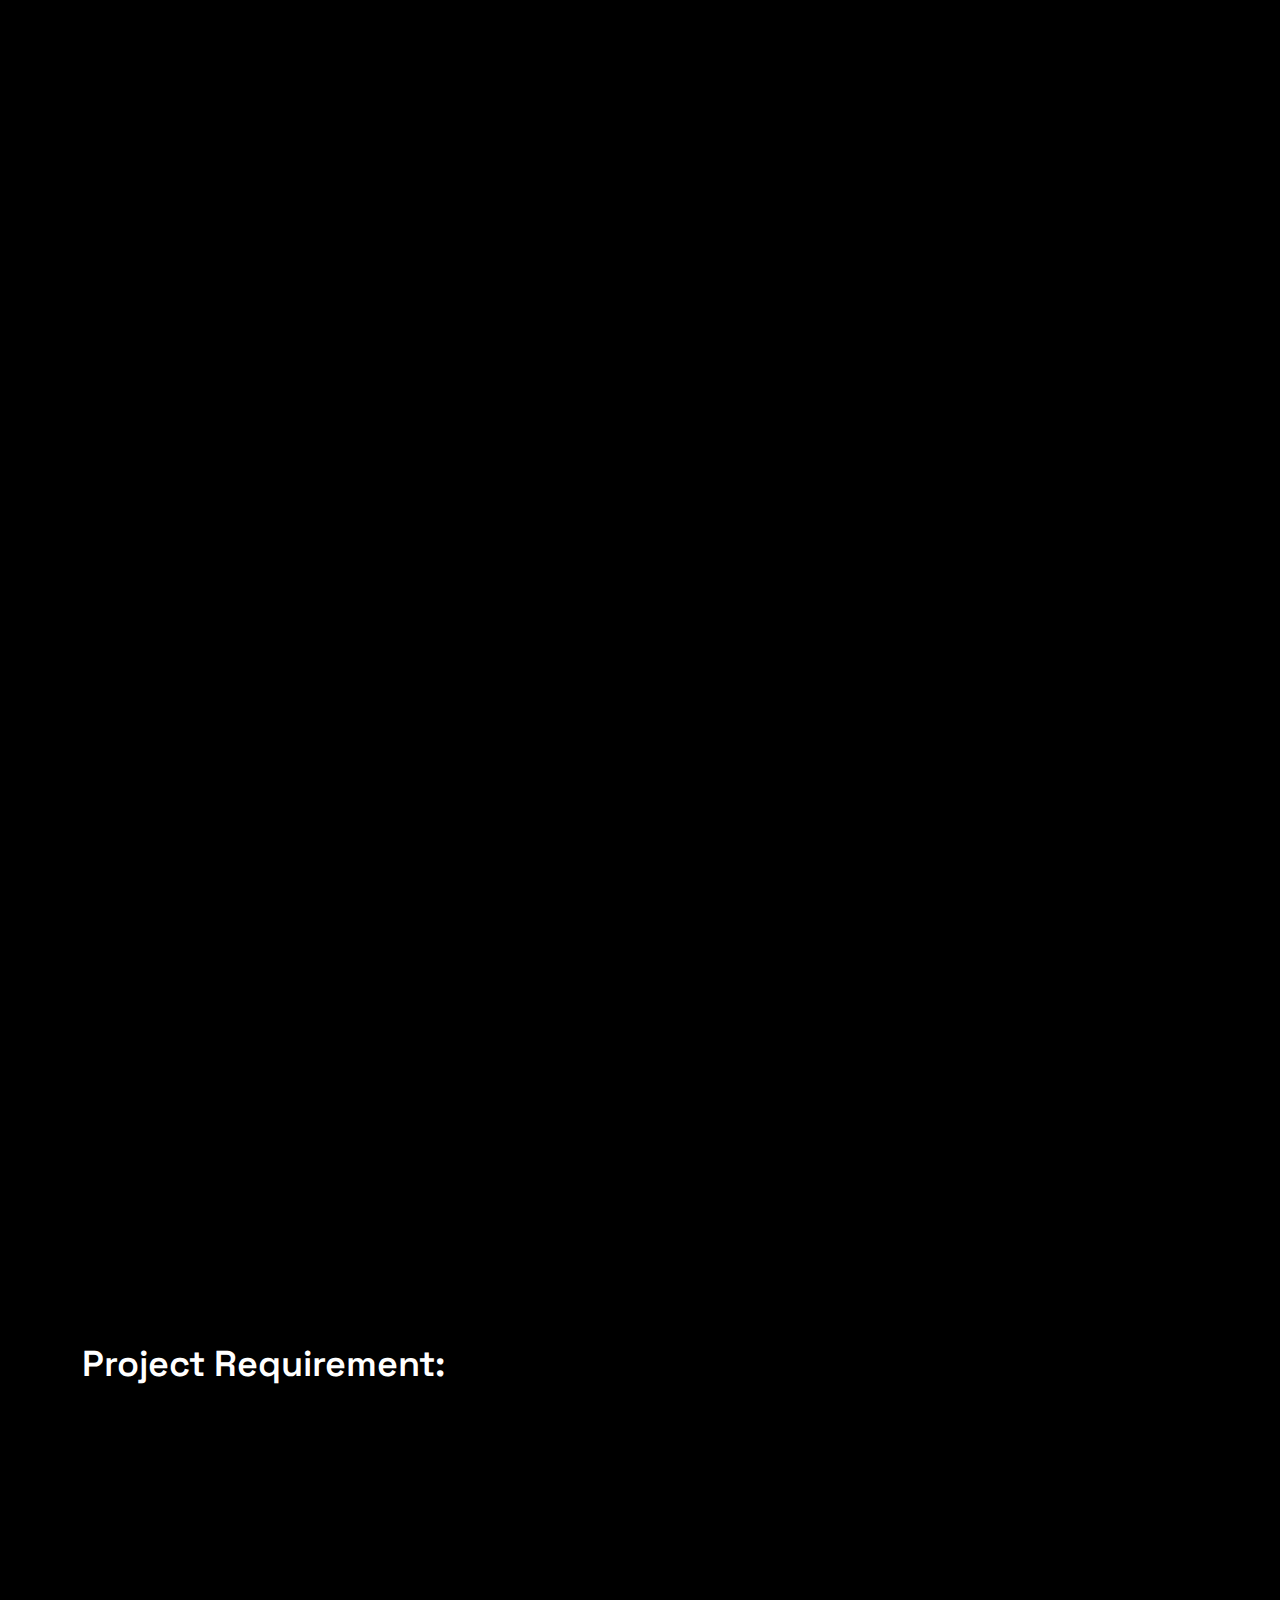
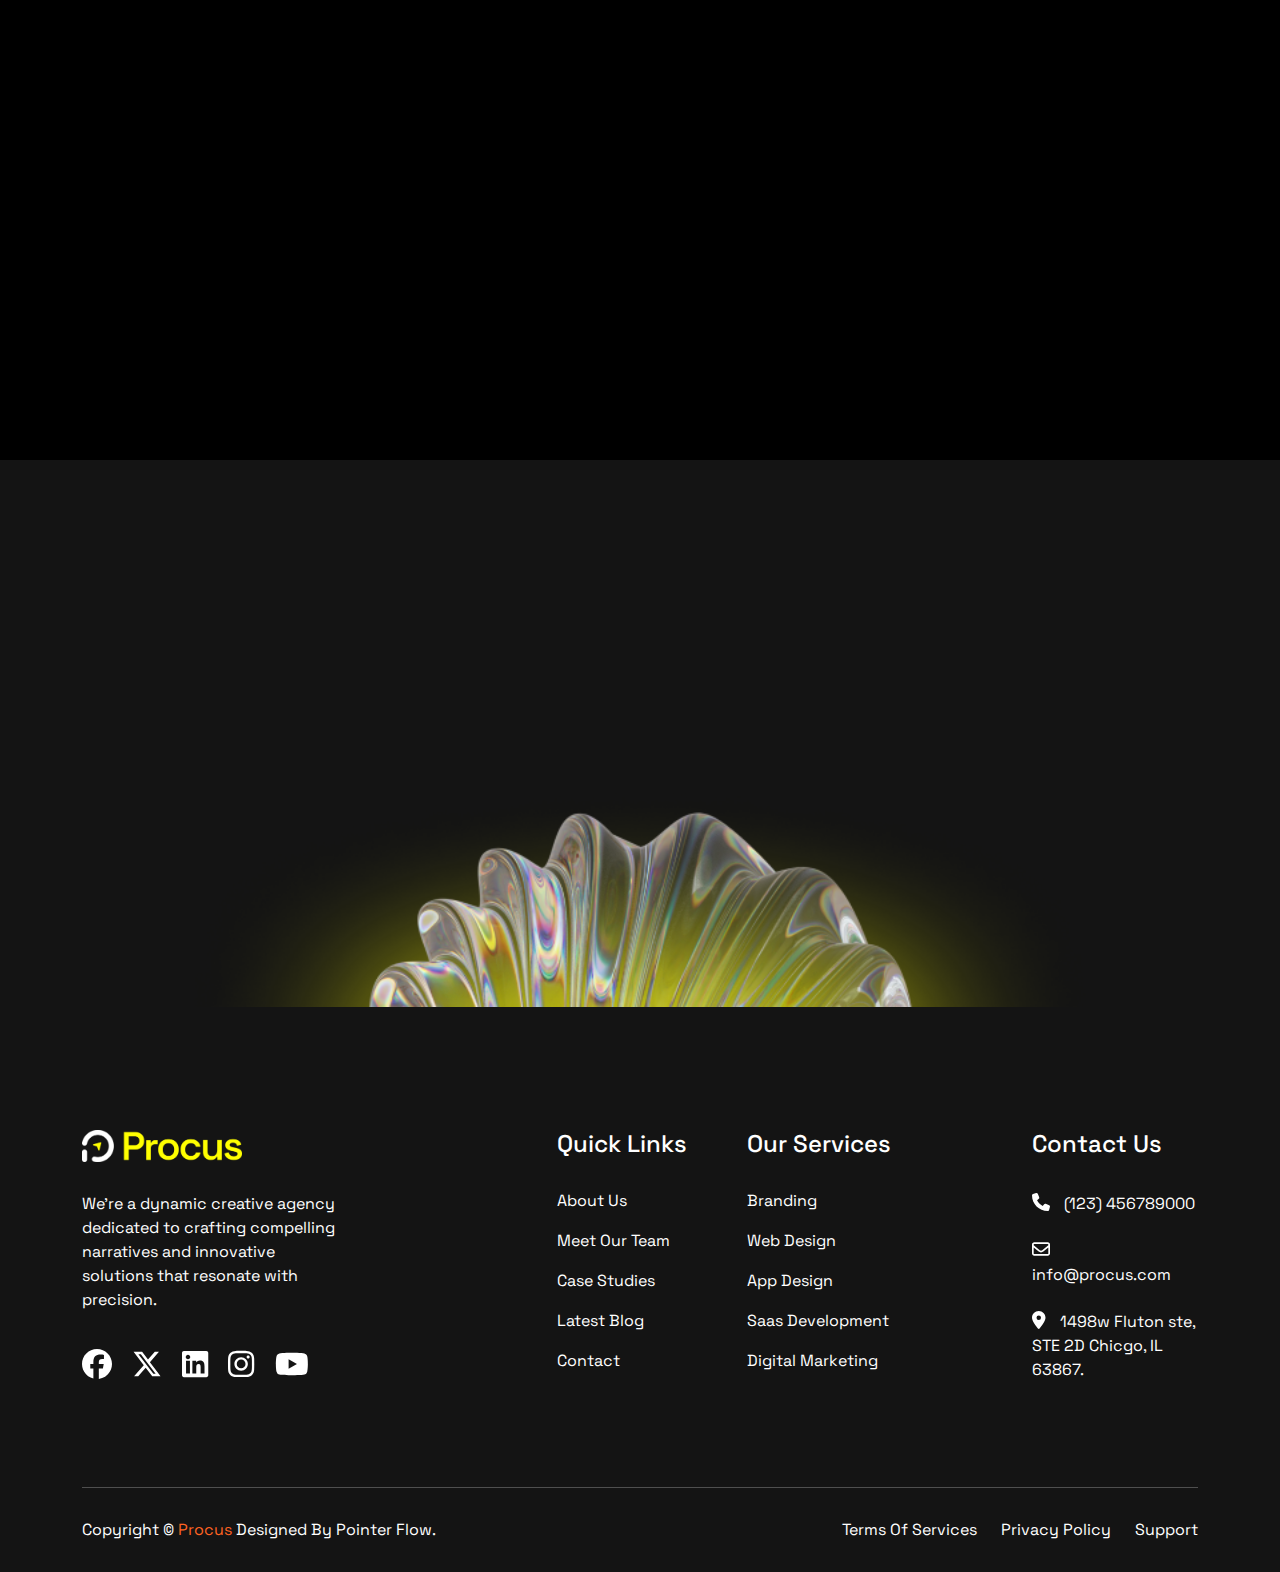
<file: case-single.html>
<!DOCTYPE html>
<html lang="en">


<!-- Mirrored from themes.techlynstudio.com/html/procus/procus/case-single.html by HTTrack Website Copier/3.x [XR&CO'2014], Tue, 27 Aug 2024 10:12:57 GMT -->
<head>
    <!-- required meta tags -->
    <meta charset="UTF-8">
    <meta name="viewport" content="width=device-width, initial-scale=1.0">
    <meta http-equiv="X-UA-Compatible" content="ie=edge">

    <!-- page title -->
    <title>Procus - Creative Agency HTML Template</title>

    <!-- favicon -->
    <link rel="shortcut icon" href="assets/images/favicon.png">

    <!-- css files -->
    <link rel="stylesheet" href="assets/css/animate.css">
    <link rel="stylesheet" href="assets/css/bootstrap.min.css">
    <link rel="stylesheet" href="assets/css/font-awesome.css">
    <link rel="stylesheet" href="assets/fonts/remixicon.css">
    <link rel="stylesheet" href="assets/css/magnific-popup.css">
    <link rel="stylesheet" href="assets/css/meanmenu.css">
    <link rel="stylesheet" href="assets/css/slick.css">
    <link rel="stylesheet" href="assets/css/style.css">
</head>

<body class="default">
    <!-- preloader starts -->
    <div id="preloader">
        <div id="loader"></div>
    </div>

    <div class="procus-cursor"></div>
    <div class="procus-cursor2"></div>

    <div class="theme-color-switch">
        <input type="checkbox" class="checkbox" id="checkbox">
        <label for="checkbox" class="checkbox-label">
            <i class="fas fa-moon"></i>
            <i class="fas fa-sun"></i>
            <span class="ball"></span>
        </label>
    </div>

    <!-- header area starts -->
    <header class="header-area">
        <!-- menu area -->
        <div class="menu-area">
            <div class="container">
                <div class="row align-items-center">
                    <div class="col-lg-2">
                        <div class="logo-area">
                            <a class="dark-version" href="index.html"> <img src="assets/images/logo.png" alt="logo"></a>
                            <a class="light-version" href="index.html"> <img src="assets/images/logo-black.png" alt="logo"></a>
                        </div>
                    </div>
                    <div class="col-lg-8 d-none d-lg-block">
                        <nav id="mobile-menu">
                            <ul class="main-menu">
                                <li class="has-submenu"><a href="index.html">home</a>
                                    <ul class="submenu">
                                        <li><a href="index.html">home 01</a></li>
                                        <li><a href="home-2.html">home 02</a></li>
                                        <li><a href="home-3.html">home 03</a></li>
                                    </ul>
                                </li>
                                <li class="has-submenu"><a href="services.html">services</a>
                                    <ul class="submenu">
                                        <li><a href="services.html">services</a></li>
                                        <li><a href="service-single.html">service details</a></li>
                                    </ul>
                                </li>
                                <li class="has-submenu"><a href="case.html">case</a>
                                    <ul class="submenu">
                                        <li><a href="case.html">case</a></li>
                                        <li><a href="case-single.html">case details</a></li>
                                    </ul>
                                </li>
                                <li class="has-submenu"><a href="blog.html">blog</a>
                                    <ul class="submenu">
                                        <li><a href="blog-6.html">blog full width</a></li>
                                        <li><a href="blog.html">blog column 2</a></li>
                                        <li><a href="blog-2.html">blog column 2</a></li>
                                        <li><a href="blog-3.html">blog list</a></li>
                                        <li><a href="blog-4.html">blog right sidebar</a></li>
                                        <li><a href="blog-5.html">blog left sidebar</a></li>
                                        <li><a href="blog-single.html">blog details</a></li>
                                    </ul>
                                </li>
                                <li class="has-submenu"><a href="#">pages</a>
                                    <ul class="submenu">
                                        <li><a href="about.html">about</a></li>
                                        <li><a href="work-process.html">work process</a></li>
                                        <li><a href="team.html">team</a></li>
                                        <li><a href="team-single.html">team details</a></li>
                                        <li><a href="faq.html">FAQ</a></li>
                                        <li><a href="error.html">404</a></li>
                                    </ul>
                                </li>
                                <li><a href="contact.html">contact</a></li>
                            </ul>
                        </nav>
                    </div>
                    <div class="col-lg-2">
                        <div class="nav-right-content">
                            <a href="contact.html" class="primary-btn">Let’s Talk <span><i class="ri-arrow-right-up-line"></i></span></a>
                        </div>
                    </div>
                </div>
            </div>

            <div class="mobile-menu"></div>
        </div>
    </header>

    <!-- breadcrumb starts -->
    <section class="breadcrumb-section" style="background-image: url(assets/images/breadcrumb-bg.png)">
        <div class="container">
            <div class="row">
                <div class="col-12">
                    <h1>case details</h1>
                    <ul class="breadcrumb-meta">
                        <li><a href="index.html">home</a></li>
                        <li><span><i class="fa-solid fa-angle-right"></i></span></li>
                        <li class="active">case details</li>
                    </ul>
                </div>
            </div>
        </div>
    </section>

    <!-- case detials content starts --> 
    <section class="case-details-content pt-120 pb-110">
        <div class="container">
            <div class="row">
                <div class="col-12 wow fadeInUp" data-wow-delay=".2s">
                    <img src="assets/images/portfolio-04.png" alt="case-image">
                </div>
            </div>
            <div class="case-info">
                <div class="row">
                    <div class="col-lg-3 col-sm-6 wow fadeIn" data-wow-delay=".3s">
                        <div class="single-info">
                            <h4>Category</h4>
                            <span>Web Development</span>
                        </div>
                    </div>
                    <div class="col-lg-3 col-sm-6 wow fadeIn" data-wow-delay=".4s">
                        <div class="single-info">
                            <h4>client</h4>
                            <span>Niox Xiox</span>
                        </div>
                    </div>
                    <div class="col-lg-3 col-sm-6 wow fadeIn" data-wow-delay=".5s">
                        <div class="single-info">
                            <h4>Timeframe</h4>
                            <span>2 Months</span>
                        </div>
                    </div>
                    <div class="col-lg-3 col-sm-6 wow fadeIn" data-wow-delay=".6s">
                        <div class="single-info">
                            <h4>website</h4>
                            <span>www.niox.com</span>
                        </div>
                    </div>
                </div>
            </div>
            <div class="wow fadeInUp" data-wow-delay=".2s">
                <h2>Shopify Responsive Website Design</h2>
                <h3>Project Overview:</h3>
                <p class="mt-20">Unveil a world of creativity, strategy, and technology as we offer a spectrum of services tailored to elevate your brand's presence. From captivating design to strategic insights, we're here to craft experiences that leave a lasting impact. Unveil a world of creativity, strategy, and technology as we offer a spectrum of services tailored to elevate your brand's presence. From captivating design to strategic insights, we're here to craft experiences that leave a lasting impact.</p>
            </div>
            <div class="row mt-50">
                <div class="col-lg-6 wow fadeInLeft" data-wow-delay=".2s">
                    <div class="single-box">
                        <h3>Our Approach</h3>
                        <p class="mt-20">Once the client brief is received, the creative team conducts thorough research and analysis. This includes market research, competitor analysis, and audience demographics. The goal is to gather insights that will inform the creative direction and strategy.</p>
                    </div>
                </div>
                <div class="col-lg-6 wow fadeInRight" data-wow-delay=".2s">
                    <div class="single-box">
                        <h3>The Solutions</h3>
                        <p class="mt-20">Once the client brief is received, the creative team conducts thorough research and analysis. This includes market research, competitor analysis, and audience demographics. The goal is to gather insights that will inform the creative direction and strategy.</p>
                    </div>
                </div>
            </div>
            <div class="case-images-gallery mt-20">
                <div class="row">
                    <div class="col-lg-8 wow fadeIn" data-wow-delay=".2s">
                        <img src="assets/images/case-gallery-1.png" alt="case-gallery">
                    </div>
                    <div class="col-lg-4">
                        <img class="wow fadeIn" data-wow-delay=".3s" src="assets/images/case-gallery-2.png" alt="case-gallery">
                        <img class="wow fadeIn" data-wow-delay=".4s" src="assets/images/case-gallery-3.png" alt="case-gallery">
                    </div>
                </div>
            </div>
            <div class="row mt-30 mb-50">
                <div class="col-12">
                    <h3>Project Requirement:</h3>
                    <div class="row mt-20">
                        <div class="col-md-4 wow fadeIn" data-wow-delay=".2s">
                            <ul class="requirement-list mt-20">
                                <li><span><i class="fa-solid fa-circle-check"></i> </span>Requirement Analysis</li>
                                <li><span><i class="fa-solid fa-circle-check"></i> </span>Site Architecture</li>
                                <li><span><i class="fa-solid fa-circle-check"></i> </span>UI/UX Design</li>
                                <li><span><i class="fa-solid fa-circle-check"></i> </span>Responsive Design</li>  
                            </ul>                      
                        </div>
                        <div class="col-md-4 wow fadeIn" data-wow-delay=".3s">
                            <ul class="requirement-list mt-20">
                                <li><span><i class="fa-solid fa-circle-check"></i> </span>Frontend Development</li>
                                <li><span><i class="fa-solid fa-circle-check"></i> </span>Backend Development</li>
                                <li><span><i class="fa-solid fa-circle-check"></i> </span>Database Integration</li>
                                <li><span><i class="fa-solid fa-circle-check"></i> </span>API Integration</li>  
                            </ul>                      
                        </div>
                        <div class="col-md-4 wow fadeIn" data-wow-delay=".4s">
                            <ul class="requirement-list mt-20">
                                <li><span><i class="fa-solid fa-circle-check"></i> </span>Security Measure</li>
                                <li><span><i class="fa-solid fa-circle-check"></i> </span>Security Measure</li>
                                <li><span><i class="fa-solid fa-circle-check"></i> </span>Testing and QA</li>
                                <li><span><i class="fa-solid fa-circle-check"></i> </span>Deployment and Monitoring</li>
                            </ul>
                        </div>
                    </div>
                </div>
            </div>
            <div class="row">
                <div class="col-lg-6 wow fadeInLeft" data-wow-delay=".2s">
                    <h3>The Challenges:</h3>
                    <p class="mt-20">Unveil a world of creativity, strategy, and technology as we offer a spectrum of services tailored to elevate your brand's presence. From captivating design to strategic insights, we're here to craft experiences that leave a lasting impact. Unveil a world of creativity, strategy, and technology as we offer a spectrum of services tailored to elevate your brand's presence. </p>
                </div>
                <div class="col-lg-6 wow fadeInRight" data-wow-delay=".2s">
                    <h3>The Result:</h3>
                    <p class="mt-20">Unveil a world of creativity, strategy, and technology as we offer a spectrum of services tailored to elevate your brand's presence. From captivating design to strategic insights, we're here to craft experiences that leave a lasting impact. Unveil a world of creativity, strategy, and technology as we offer a spectrum of services tailored to elevate your brand's presence. </p>
                </div>
            </div>
            <ul class="preview-links wow fadeInUp" data-wow-delay=".2s">
                <li>Live Preview:</li>
                <li><a href="#"><span><i class="fa-brands fa-github"></i></span> github <span><i class="fas fa-arrow-right"></i></span></a></li>
                <li><a href="#"><span><i class="fa-brands fa-square-behance"></i></span> behance <span><i class="fas fa-arrow-right"></i></span></a></li>
                <li><a href="#"><span><i class="fa-brands fa-square-dribbble"></i></span> dribbble <span><i class="fas fa-arrow-right"></i></span></a></li>
            </ul>
        </div>
    </section>

    <!-- get in touch area starts -->
    <div class="get-in-touch-area" style="background-image: url(assets/images/get-in-touch-bg.png)">
        <div class="container">
            <div class="row">
                <div class="col-lg-12 wow fadeIn" data-wow-delay=".2s">
                    <a href="contact.html" class="big-title"><span>Get in touch</span><span class="icon"><i class="ri-arrow-right-up-line"></i></span></a>
                </div>
            </div>
        </div>
    </div>


    <!-- footer area starts -->
    <footer class="footer-area">
        <!-- footer widget -->
        <div class="footer-widget">
            <div class="container">
                <div class="row footer-widget-wrapper pt-100 pb-70">
                    <div class="col-md-6 col-lg-3">
                        <div class="footer-widget-box about-us">
                            <a href="index.html" class="footer-logo">
                                <img src="assets/images/logo.png" alt="logo">
                            </a>
                            <a href="index.html" class="footer-logo logo-black">
                                <img src="assets/images/logo-black.png" alt="logo">
                            </a>
                            <p>We're a dynamic creative agency dedicated to crafting compelling narratives and innovative solutions that resonate with precision.</p>
                            <ul class="footer-social">
                                <li><a href="#"><i class="fa-brands fa-facebook"></i></a></li>
                                <li><a href="#"><i class="fa-brands fa-x-twitter"></i></a></li>
                                <li><a href="#"><i class="fa-brands fa-linkedin"></i></a></li>
                                <li><a href="#"><i class="fa-brands fa-instagram"></i></a></li>
                                <li><a href="#"><i class="fa-brands fa-youtube"></i></a></li>
                            </ul>
                        </div>
                    </div>
                    <div class="col-md-6 col-lg-2 offset-lg-1 offset-xl-2">
                        <div class="footer-widget-box list">
                            <h4 class="footer-widget-title">Quick Links</h4>
                            <ul class="footer-list">
                                <li><a href="about.html">About us</a></li>
                                <li><a href="team.html">meet our team</a></li>
                                <li><a href="case.html">case studies</a></li>
                                <li><a href="blog.html">latest blog</a></li>
                                <li><a href="contact.html">contact</a></li>
                            </ul>
                        </div>
                    </div>
                    <div class="col-md-6 col-lg-3 col-xl-2">
                        <div class="footer-widget-box list">
                            <h4 class="footer-widget-title">our services</h4>
                            <ul class="footer-list">
                                <li><a href="service-single.html">branding</a></li>
                                <li><a href="service-single.html">web design</a></li>
                                <li><a href="service-single.html">app design</a></li>
                                <li><a href="service-single.html">saas development</a></li>
                                <li><a href="service-single.html">digital marketing</a></li>
                            </ul>
                        </div>
                    </div>
                    <div class="col-md-6 col-lg-3 col-xl-2 offset-xl-1">
                        <div class="footer-widget-box">
                            <h4 class="footer-widget-title">Contact Us</h4>
                            <ul class="footer-contact">
                                <li><a href="#"><span class="contact-icon"><i class="fa-solid fa-phone"></i></span> (123) 456789000</a></li>
                                <li><a href="#"><span class="contact-icon"><i class="fa-regular fa-envelope"></i></span><span> info@procus.com</span></a></li>
                                <li><a href="#"><span class="contact-icon"><i class="fa-solid fa-location-dot"></i></span> 1498w Fluton ste, STE 2D Chicgo, IL 63867.</a></li>
                            </ul>
                        </div>
                    </div>
                </div>
            </div>
        </div>

        <!-- copyright -->
        <div class="copyright">
            <div class="container">
                <div class="copyright-content">
                    <div class="row">
                        <div class="col-lg-6 align-self-center">
                            <p class="copyright-text">
                                Copyright &copy; <span id="date"></span> <a href="index.html"> Procus</a> Designed by Pointer Flow.
                            </p>
                        </div>
                        <div class="col-lg-6 align-self-center">
                            <ul class="footer-menu">
                                <li><a href="terms.html">Terms Of Services</a></li>
                                <li><a href="privacy.html">Privacy Policy</a></li>
                                <li><a href="contact.html">Support</a></li>
                            </ul>
                        </div>
                    </div>
                </div>
            </div>
        </div>
    </footer>

    <!-- back to top -->
    <div class="back-to-top">
        <span><i class="fa fa-angle-up"></i></span>
    </div>

    <!-- javascript files -->
    <script src="assets/js/jquery-2.2.4.min.js"></script>
    <script src="assets/js/bootstrap.min.js"></script>
    <script src="assets/js/font-awesome.js"></script>
    <script src="assets/js/counterup.min.js"></script>
    <script src="assets/js/magnific-popup.js"></script>
    <script src="assets/js/mousemove.js"></script>
    <script src="assets/js/meanmenu.min.js"></script>
    <script src="assets/js/slick.min.js"></script>
    <script src="assets/js/easing.min.js"></script>
    <script src="assets/js/waypoints.min.js"></script>
    <script src="assets/js/wow.min.js"></script>
    <script src="assets/js/main.js"></script>
</body>


<!-- Mirrored from themes.techlynstudio.com/html/procus/procus/case-single.html by HTTrack Website Copier/3.x [XR&CO'2014], Tue, 27 Aug 2024 10:12:58 GMT -->
</html>
</file>
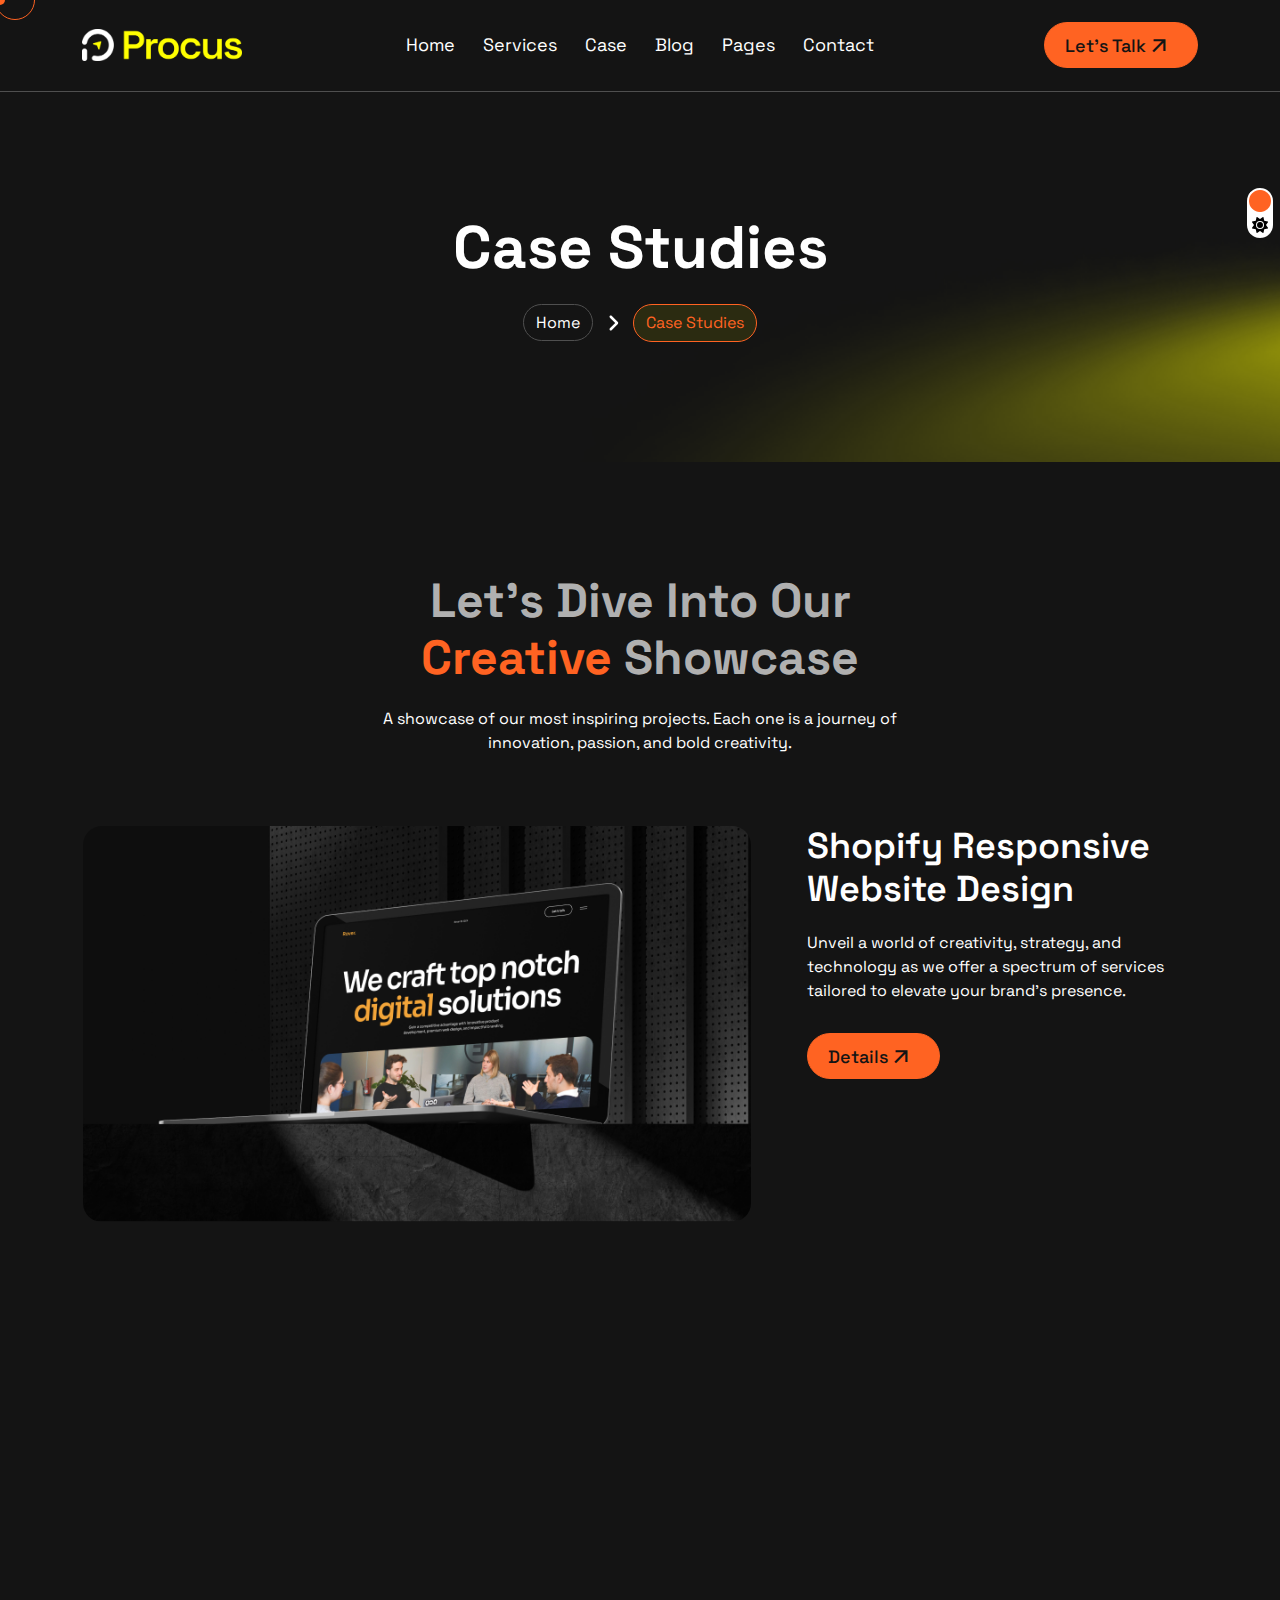
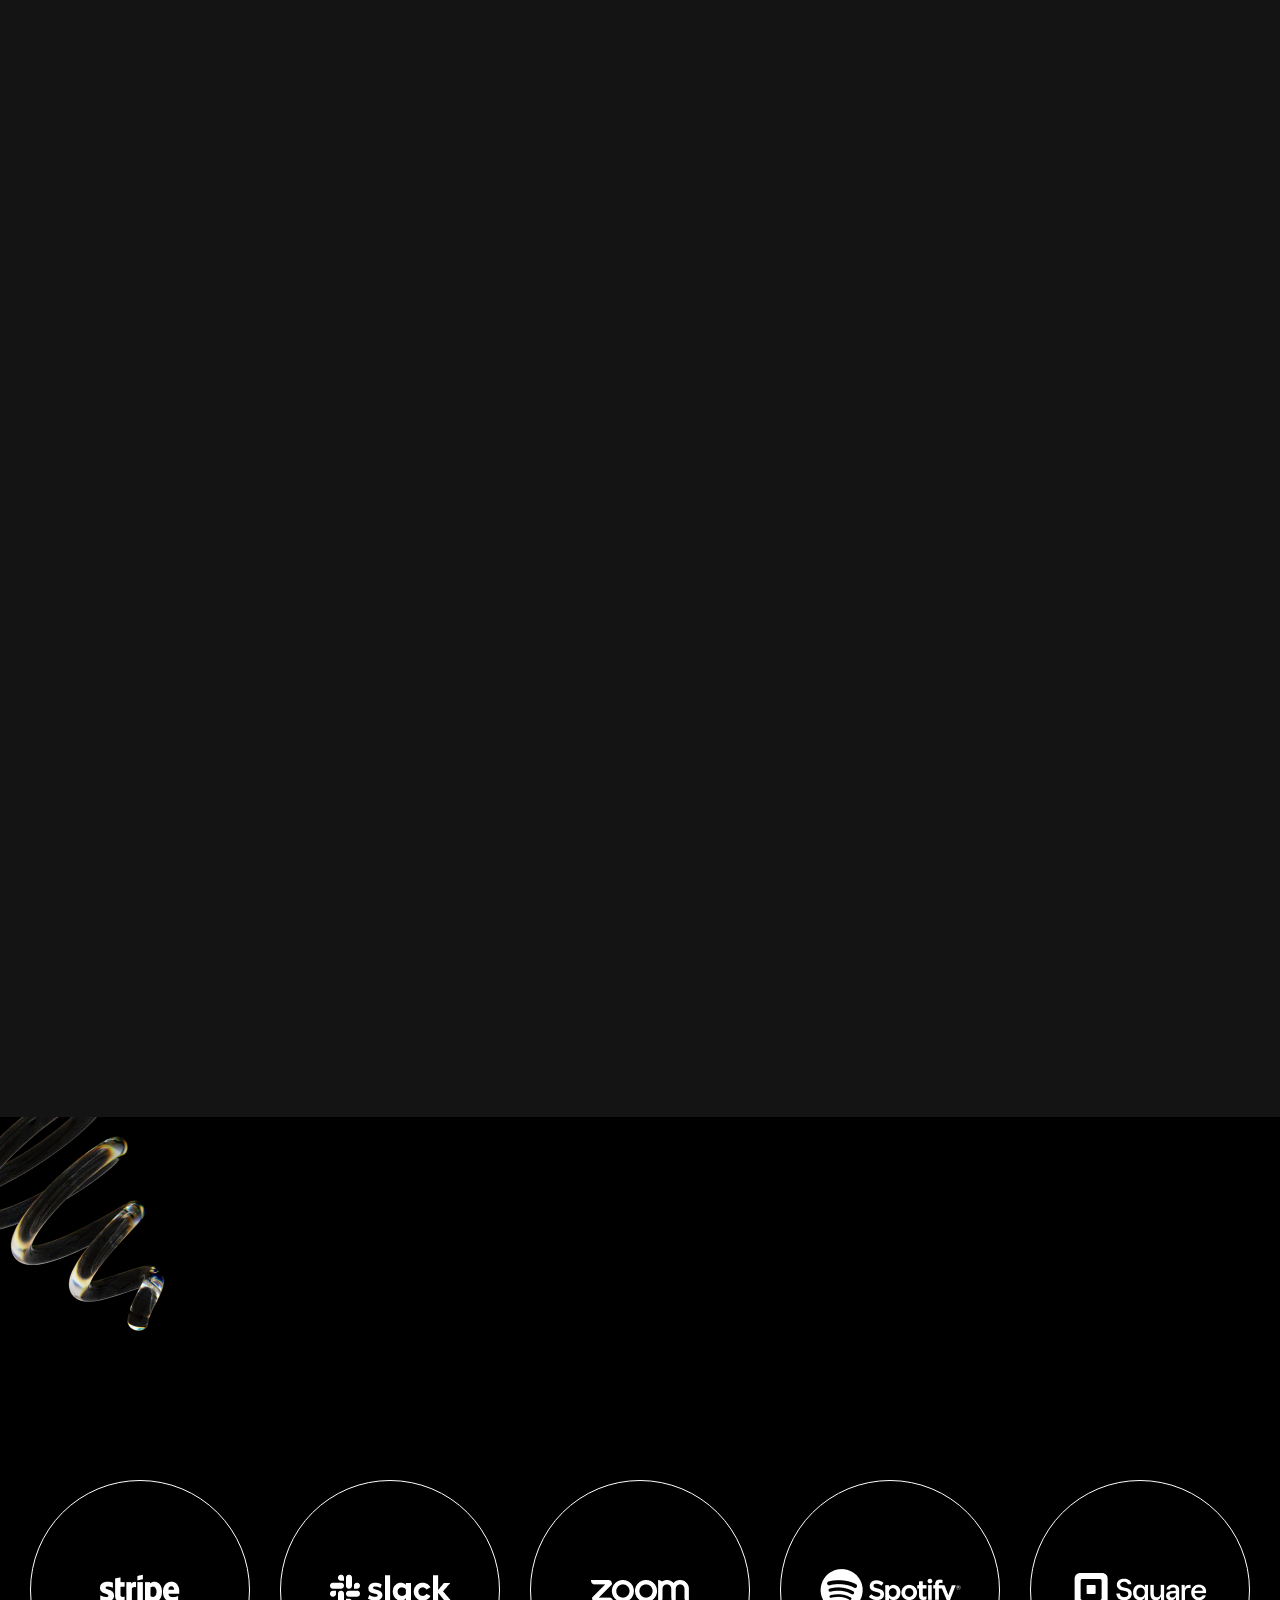
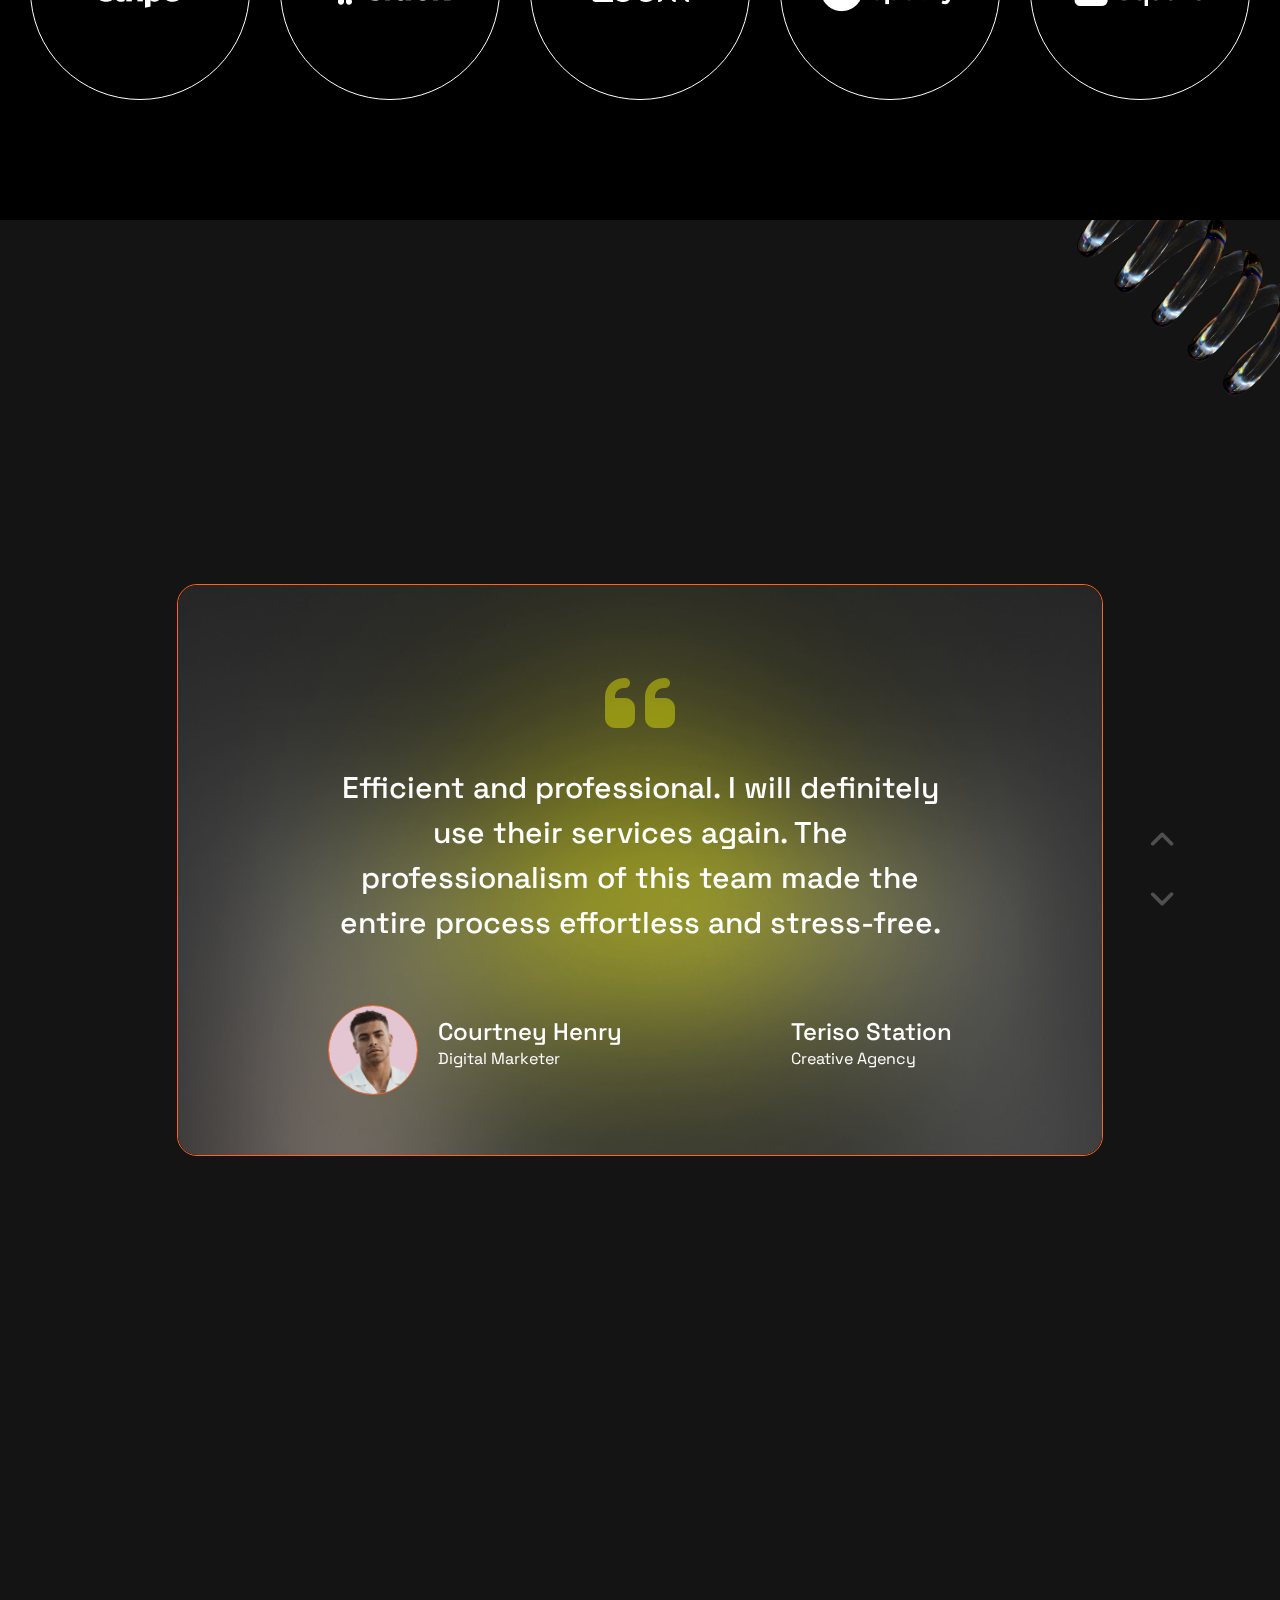
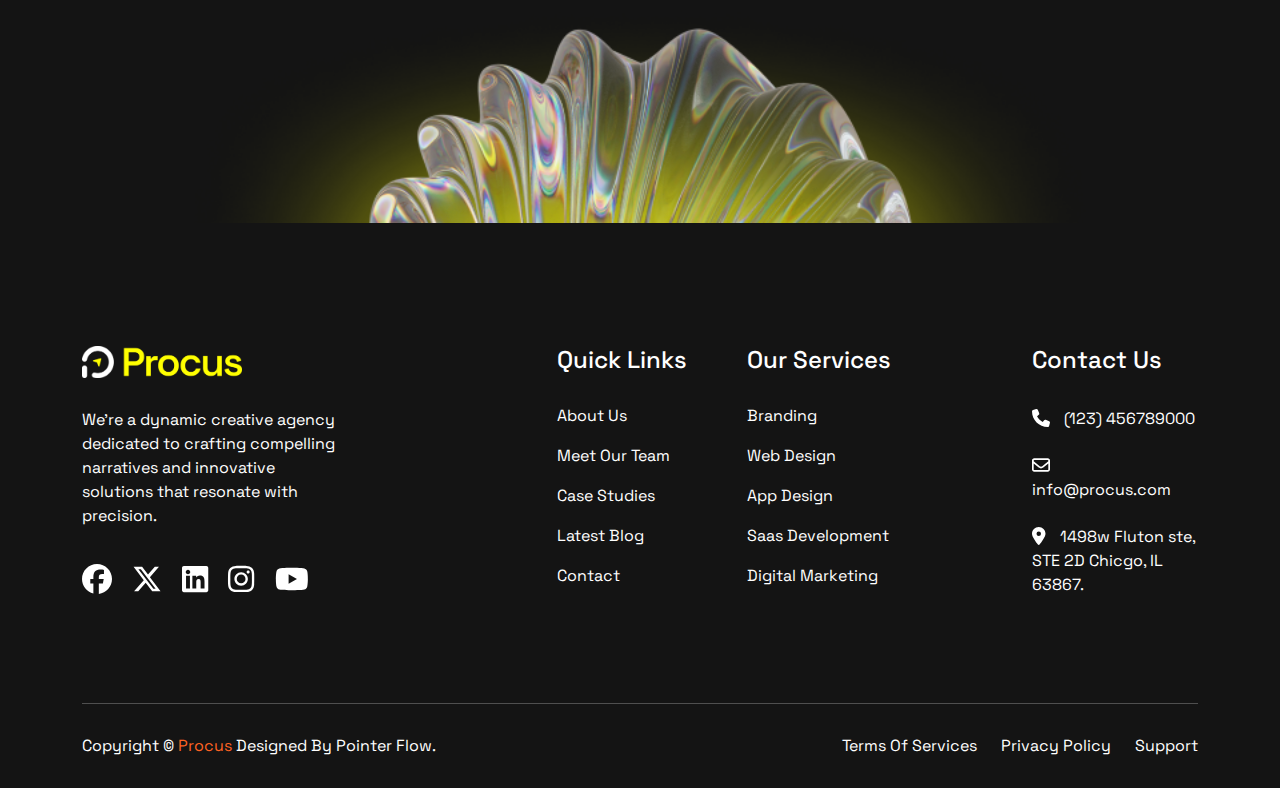
<file: case.html>
<!DOCTYPE html>
<html lang="en">


<!-- Mirrored from themes.techlynstudio.com/html/procus/procus/case.html by HTTrack Website Copier/3.x [XR&CO'2014], Tue, 27 Aug 2024 10:12:57 GMT -->
<head>
    <!-- required meta tags -->
    <meta charset="UTF-8">
    <meta name="viewport" content="width=device-width, initial-scale=1.0">
    <meta http-equiv="X-UA-Compatible" content="ie=edge">

    <!-- page title -->
    <title>Procus - Creative Agency HTML Template</title>

    <!-- favicon -->
    <link rel="shortcut icon" href="assets/images/favicon.png">

    <!-- css files -->
    <link rel="stylesheet" href="assets/css/animate.css">
    <link rel="stylesheet" href="assets/css/bootstrap.min.css">
    <link rel="stylesheet" href="assets/css/font-awesome.css">
    <link rel="stylesheet" href="assets/fonts/remixicon.css">
    <link rel="stylesheet" href="assets/css/magnific-popup.css">
    <link rel="stylesheet" href="assets/css/meanmenu.css">
    <link rel="stylesheet" href="assets/css/slick.css">
    <link rel="stylesheet" href="assets/css/style.css">
</head>

<body class="default">
    <!-- preloader starts -->
    <div id="preloader">
        <div id="loader"></div>
    </div>

    <div class="procus-cursor"></div>
    <div class="procus-cursor2"></div>

    <div class="theme-color-switch">
        <input type="checkbox" class="checkbox" id="checkbox">
        <label for="checkbox" class="checkbox-label">
            <i class="fas fa-moon"></i>
            <i class="fas fa-sun"></i>
            <span class="ball"></span>
        </label>
    </div>

    <!-- header area starts -->
    <header class="header-area">
        <!-- menu area -->
        <div class="menu-area">
            <div class="container">
                <div class="row align-items-center">
                    <div class="col-lg-2">
                        <div class="logo-area">
                            <a class="dark-version" href="index.html"> <img src="assets/images/logo.png" alt="logo"></a>
                            <a class="light-version" href="index.html"> <img src="assets/images/logo-black.png" alt="logo"></a>
                        </div>
                    </div>
                    <div class="col-lg-8 d-none d-lg-block">
                        <nav id="mobile-menu">
                            <ul class="main-menu">
                                <li class="has-submenu"><a href="index.html">home</a>
                                    <ul class="submenu">
                                        <li><a href="index.html">home 01</a></li>
                                        <li><a href="home-2.html">home 02</a></li>
                                        <li><a href="home-3.html">home 03</a></li>
                                    </ul>
                                </li>
                                <li class="has-submenu"><a href="services.html">services</a>
                                    <ul class="submenu">
                                        <li><a href="services.html">services</a></li>
                                        <li><a href="service-single.html">service details</a></li>
                                    </ul>
                                </li>
                                <li class="has-submenu"><a href="case.html">case</a>
                                    <ul class="submenu">
                                        <li><a href="case.html">case</a></li>
                                        <li><a href="case-single.html">case details</a></li>
                                    </ul>
                                </li>
                                <li class="has-submenu"><a href="blog.html">blog</a>
                                    <ul class="submenu">
                                        <li><a href="blog-6.html">blog full width</a></li>
                                        <li><a href="blog.html">blog column 2</a></li>
                                        <li><a href="blog-2.html">blog column 2</a></li>
                                        <li><a href="blog-3.html">blog list</a></li>
                                        <li><a href="blog-4.html">blog right sidebar</a></li>
                                        <li><a href="blog-5.html">blog left sidebar</a></li>
                                        <li><a href="blog-single.html">blog details</a></li>
                                    </ul>
                                </li>
                                <li class="has-submenu"><a href="#">pages</a>
                                    <ul class="submenu">
                                        <li><a href="about.html">about</a></li>
                                        <li><a href="work-process.html">work process</a></li>
                                        <li><a href="team.html">team</a></li>
                                        <li><a href="team-single.html">team details</a></li>
                                        <li><a href="faq.html">FAQ</a></li>
                                        <li><a href="error.html">404</a></li>
                                    </ul>
                                </li>
                                <li><a href="contact.html">contact</a></li>
                            </ul>
                        </nav>
                    </div>
                    <div class="col-lg-2">
                        <div class="nav-right-content">
                            <a href="contact.html" class="primary-btn">Let’s Talk <span><i class="ri-arrow-right-up-line"></i></span></a>
                        </div>
                    </div>
                </div>
            </div>

            <div class="mobile-menu"></div>
        </div>
    </header>

    <!-- breadcrumb starts -->
    <section class="breadcrumb-section" style="background-image: url(assets/images/breadcrumb-bg.png)">
        <div class="container">
            <div class="row">
                <div class="col-12">
                    <h1>case studies</h1>
                    <ul class="breadcrumb-meta">
                        <li><a href="index.html">home</a></li>
                        <li><span><i class="fa-solid fa-angle-right"></i></span></li>
                        <li class="active">case studies</li>
                    </ul>
                </div>
            </div>
        </div>
    </section>

    <!-- case studies starts --> 
    <section class="case-studies-area pt-110 pb-60">
        <div class="container">
            <div class="row">
                <div class="col-lg-6 offset-lg-3 wow fadeInUp" data-wow-delay=".2s">
                    <div class="section-top text-center">
                        <h2>Let’s Dive Into Our <span>Creative</span> Showcase</h2>
                        <p class="mt-20">A showcase of our most inspiring projects. Each one is a journey of innovation, passion, and bold creativity.</p>
                    </div>
                </div>
            </div>

            <div class="row mt-60">
                <div class="col-lg-12">
                    <div class="single-case-item">
                        <div class="case-image wow fadeInLeft" data-wow-delay=".2s">
                            <img src="assets/images/portfolio-01.png" alt="case">
                        </div>
                        <div class="case-content wow fadeInRight" data-wow-delay=".2s">
                            <h3><a href="case-single.html">Shopify Responsive Website Design</a></h3>
                            <p class="mt-20">Unveil a world of creativity, strategy, and technology as we offer a spectrum of services tailored to elevate your brand's presence.</p>
                            <a href="case-single.html" class="primary-btn mt-20">details <span><i class="ri-arrow-right-up-line"></i></span></a>
                        </div>
                    </div>
                </div>
                <div class="col-lg-12">
                    <div class="single-case-item item-reverse">
                        <div class="case-content wow fadeInLeft" data-wow-delay=".2s">
                            <h3><a href="case-single.html">Digital Agency Website Design</a></h3>
                            <p class="mt-20">Unveil a world of creativity, strategy, and technology as we offer a spectrum of services tailored to elevate your brand's presence.</p>
                            <a href="case-single.html" class="primary-btn mt-20">details <span><i class="ri-arrow-right-up-line"></i></span></a>
                        </div>
                        <div class="case-image wow fadeInRight" data-wow-delay=".2s">
                            <img src="assets/images/portfolio-02.png" alt="case">
                        </div>
                    </div>
                </div>
                <div class="col-lg-12">
                    <div class="single-case-item">
                        <div class="case-image wow fadeInLeft" data-wow-delay=".2s">
                            <img src="assets/images/portfolio-03.png" alt="case">
                        </div>
                        <div class="case-content wow fadeInRight" data-wow-delay=".2s">
                            <h3><a href="case-single.html">Shopify Responsive Website Design</a></h3>
                            <p class="mt-20">Unveil a world of creativity, strategy, and technology as we offer a spectrum of services tailored to elevate your brand's presence.</p>
                            <a href="case-single.html" class="primary-btn mt-20">details <span><i class="ri-arrow-right-up-line"></i></span></a>
                        </div>
                    </div>
                </div>
                <div class="col-lg-12">
                    <div class="single-case-item item-reverse">
                        <div class="case-content wow fadeInLeft" data-wow-delay=".2s">
                            <h3><a href="case-single.html">Digital Agency Website Design</a></h3>
                            <p class="mt-20">Unveil a world of creativity, strategy, and technology as we offer a spectrum of services tailored to elevate your brand's presence.</p>
                            <a href="case-single.html" class="primary-btn mt-20">details <span><i class="ri-arrow-right-up-line"></i></span></a>
                        </div>
                        <div class="case-image wow fadeInRight" data-wow-delay=".2s">
                            <img src="assets/images/portfolio-04.png" alt="case">
                        </div>
                    </div>
                </div>
            </div>
        </div>
    </section>

    <!-- brand area starts -->
    <section class="brand-area pt-110 pb-120">
        <img src="assets/images/brand-3d.png" alt="brand-3d" class="brand-3d">
        <div class="container">
            <div class="row">
                <div class="col-lg-6 offset-lg-3 wow fadeInUp" data-wow-delay=".2s">
                    <div class="section-top text-center">
                        <h2><span>Collaborations</span> with Leading Brands</h2>
                        <p class="mt-20">Get to know the talented individuals who make our company thrive. Our diverse team brings together a wealth of expertise.</p>
                    </div>
                </div>
            </div>
        </div>
        <div class="container-fluid">
            <div class="row mt-60">
                <div class="col-lg-12">
                    <div class="brand-slider">
                        <div class="brand-single">
                            <div class="brand-logo">
                                <img class="dark-version" src="assets/images/slack-logo.png" alt="brand-logo">
                                <img class="light-version" src="assets/images/tinder-dark.png" alt="brand-logo">
                            </div>
                        </div>
                        <div class="brand-single">
                            <div class="brand-logo">
                                <img class="dark-version" src="assets/images/zoom-logo.png" alt="brand-logo">
                                <img class="light-version" src="assets/images/zoom-dark.png" alt="brand-logo">
                            </div>
                        </div>
                        <div class="brand-single">
                            <div class="brand-logo">
                                <img class="dark-version" src="assets/images/spotify-logo.png" alt="brand-logo">
                                <img class="light-version" src="assets/images/spotify-dark.png" alt="brand-logo">
                            </div>
                        </div>
                        <div class="brand-single">
                            <div class="brand-logo">
                                <img class="dark-version" src="assets/images/square-logo.png" alt="brand-logo">
                                <img class="light-version" src="assets/images/square-dark.png" alt="brand-logo">
                            </div>
                        </div>
                        <div class="brand-single">
                            <div class="brand-logo">
                                <img class="dark-version" src="assets/images/upwork-logo.png" alt="brand-logo">
                                <img class="light-version" src="assets/images/upwork-dark.png" alt="brand-logo">
                            </div>
                        </div>
                        <div class="brand-single">
                            <div class="brand-logo">
                                <img class="dark-version" src="assets/images/loom-logo.png" alt="brand-logo">
                                <img class="light-version" src="assets/images/loom-dark.png" alt="brand-logo">
                            </div>
                        </div>
                        <div class="brand-single">
                            <div class="brand-logo">
                                <img class="dark-version" src="assets/images/trello-logo.png" alt="brand-logo">
                                <img class="light-version" src="assets/images/tinder-dark.png" alt="brand-logo">
                            </div>
                        </div>
                        <div class="brand-single">
                            <div class="brand-logo">
                                <img class="dark-version" src="assets/images/docusign-logo.png" alt="brand-logo">
                                <img class="light-version" src="assets/images/zoom-dark.png" alt="brand-logo">
                            </div>
                        </div>
                        <div class="brand-single">
                            <div class="brand-logo">
                                <img class="dark-version" src="assets/images/stripe-logo.png" alt="brand-logo">
                                <img class="light-version" src="assets/images/loom-dark.png" alt="brand-logo">
                            </div>
                        </div>
                    </div>
                </div>
            </div>
        </div>
    </section>

    <!-- testimonial area starts -->
    <section class="testimonial-area pt-110 pb-120" style="background-image: url(assets/images/testimonial-test.png)">
        <img src="assets/images/testimonial-3d.png" alt="testimonial-3d" class="testimonial-3d">
        <div class="container">
            <div class="row">
                <div class="col-lg-6 offset-lg-3 wow fadeInUp" data-wow-delay=".2s">
                    <div class="section-top text-center">
                        <h2>What <span>client say</span> about us</h2>
                        <p class="mt-20">Get to know the talented individuals who make our company thrive. Our diverse team brings together a wealth of expertise.</p>
                    </div>
                </div>
            </div>
            <div class="row mt-60">
                <div class="col-lg-10 offset-lg-1">
                    <div class="testimonial-slider">
                        <div class="testimonial-slide">
                            <div class="testimonial-slide-bg dark-version" style="background-image: url(assets/images/testimonial-slide-bg.png)"></div>
                            <div class="testimonial-slide-bg light-version" style="background-image: url(assets/images/testimonial-slide-light-bg.png)"></div>
                            <div class="testimonial-quote text-center">
                                <span class="testimonial-quote-icon"><i class="fa-solid fa-quote-left"></i></span>
                                <span class="quote-text">Efficient and professional. I will definitely use their services again. The professionalism of this team made the entire process effortless and stress-free.</span>
                            </div>
                            <div class="testimonial-content">
                                <div class="content-left">
                                    <div class="author-img">
                                        <img src="assets/images/testimonial-01.png" alt="author-image">
                                    </div>
                                    <div class="author-text">
                                        <h4>Courtney Henry</h4>
                                        <p>digital marketer</p>
                                    </div>
                                </div>
                                <div class="content-right">
                                    <div class="author-text">
                                        <h4>Teriso Station</h4>
                                        <p>creative agency</p>
                                    </div>
                                </div>
                            </div>
                        </div>
                        <div class="testimonial-slide">
                            <div class="testimonial-slide-bg dark-version" style="background-image: url(assets/images/testimonial-slide-bg.png)"></div>
                            <div class="testimonial-slide-bg light-version" style="background-image: url(assets/images/testimonial-slide-light-bg.png)"></div>
                            <div class="testimonial-quote text-center">
                                <span class="testimonial-quote-icon"><i class="fa-solid fa-quote-left"></i></span>
                                <span class="quote-text">Lorem, ipsum dolor sit amet consectetur adipisicing elit. Dolor, explicabo velit quod reprehenderit tempore quibusdam inventore quo excepturi.</span>
                            </div>
                            <div class="testimonial-content">
                                <div class="content-left">
                                    <div class="author-img">
                                        <img src="assets/images/testimonial-02.jpg" alt="author-image">
                                    </div>
                                    <div class="author-text">
                                        <h4>Sylvia H Green</h4>
                                        <p>Web developer</p>
                                    </div>
                                </div>
                                <div class="content-right">
                                    <div class="author-text">
                                        <h4>Reid E But</h4>
                                        <p>customer</p>
                                    </div>
                                </div>
                            </div>
                        </div>
                        <div class="testimonial-slide">
                            <div class="testimonial-slide-bg dark-version" style="background-image: url(assets/images/testimonial-slide-bg.png)"></div>
                            <div class="testimonial-slide-bg light-version" style="background-image: url(assets/images/testimonial-slide-light-bg.png)"></div>
                            <div class="testimonial-quote text-center">
                                <span class="testimonial-quote-icon"><i class="fa-solid fa-quote-left"></i></span>
                                <span class="quote-text">Explicabo hic quibusdam expedita eaque tempore laboriosam. Animi aliquam dolore laborum numquam earum minima eius ducimus.</span>
                            </div>
                            <div class="testimonial-content">
                                <div class="content-left">
                                    <div class="author-img">
                                        <img src="assets/images/testimonial-03.jpg" alt="author-image">
                                    </div>
                                    <div class="author-text">
                                        <h4>Reid E But</h4>
                                        <p>digital marketer</p>
                                    </div>
                                </div>
                                <div class="content-right">
                                    <div class="author-text">
                                        <h4>Sylvia H Green</h4>
                                        <p>creative agency</p>
                                    </div>
                                </div>
                            </div>
                        </div>
                    </div>
                </div>
            </div>
        </div>
    </section>

    <!-- get in touch area starts -->
    <div class="get-in-touch-area" style="background-image: url(assets/images/get-in-touch-bg.png)">
        <div class="container">
            <div class="row">
                <div class="col-lg-12 wow fadeIn" data-wow-delay=".2s">
                    <a href="contact.html" class="big-title"><span>Get in touch</span><span class="icon"><i class="ri-arrow-right-up-line"></i></span></a>
                </div>
            </div>
        </div>
    </div>


    <!-- footer area starts -->
    <footer class="footer-area">
        <!-- footer widget -->
        <div class="footer-widget">
            <div class="container">
                <div class="row footer-widget-wrapper pt-100 pb-70">
                    <div class="col-md-6 col-lg-3">
                        <div class="footer-widget-box about-us">
                            <a href="index.html" class="footer-logo">
                                <img src="assets/images/logo.png" alt="logo">
                            </a>
                            <a href="index.html" class="footer-logo logo-black">
                                <img src="assets/images/logo-black.png" alt="logo">
                            </a>
                            <p>We're a dynamic creative agency dedicated to crafting compelling narratives and innovative solutions that resonate with precision.</p>
                            <ul class="footer-social">
                                <li><a href="#"><i class="fa-brands fa-facebook"></i></a></li>
                                <li><a href="#"><i class="fa-brands fa-x-twitter"></i></a></li>
                                <li><a href="#"><i class="fa-brands fa-linkedin"></i></a></li>
                                <li><a href="#"><i class="fa-brands fa-instagram"></i></a></li>
                                <li><a href="#"><i class="fa-brands fa-youtube"></i></a></li>
                            </ul>
                        </div>
                    </div>
                    <div class="col-md-6 col-lg-2 offset-lg-1 offset-xl-2">
                        <div class="footer-widget-box list">
                            <h4 class="footer-widget-title">Quick Links</h4>
                            <ul class="footer-list">
                                <li><a href="about.html">About us</a></li>
                                <li><a href="team.html">meet our team</a></li>
                                <li><a href="case.html">case studies</a></li>
                                <li><a href="blog.html">latest blog</a></li>
                                <li><a href="contact.html">contact</a></li>
                            </ul>
                        </div>
                    </div>
                    <div class="col-md-6 col-lg-3 col-xl-2">
                        <div class="footer-widget-box list">
                            <h4 class="footer-widget-title">our services</h4>
                            <ul class="footer-list">
                                <li><a href="service-single.html">branding</a></li>
                                <li><a href="service-single.html">web design</a></li>
                                <li><a href="service-single.html">app design</a></li>
                                <li><a href="service-single.html">saas development</a></li>
                                <li><a href="service-single.html">digital marketing</a></li>
                            </ul>
                        </div>
                    </div>
                    <div class="col-md-6 col-lg-3 col-xl-2 offset-xl-1">
                        <div class="footer-widget-box">
                            <h4 class="footer-widget-title">Contact Us</h4>
                            <ul class="footer-contact">
                                <li><a href="#"><span class="contact-icon"><i class="fa-solid fa-phone"></i></span> (123) 456789000</a></li>
                                <li><a href="#"><span class="contact-icon"><i class="fa-regular fa-envelope"></i></span><span> info@procus.com</span></a></li>
                                <li><a href="#"><span class="contact-icon"><i class="fa-solid fa-location-dot"></i></span> 1498w Fluton ste, STE 2D Chicgo, IL 63867.</a></li>
                            </ul>
                        </div>
                    </div>
                </div>
            </div>
        </div>

        <!-- copyright -->
        <div class="copyright">
            <div class="container">
                <div class="copyright-content">
                    <div class="row">
                        <div class="col-lg-6 align-self-center">
                            <p class="copyright-text">
                                Copyright &copy; <span id="date"></span> <a href="index.html"> Procus</a> Designed by Pointer Flow.
                            </p>
                        </div>
                        <div class="col-lg-6 align-self-center">
                            <ul class="footer-menu">
                                <li><a href="terms.html">Terms Of Services</a></li>
                                <li><a href="privacy.html">Privacy Policy</a></li>
                                <li><a href="contact.html">Support</a></li>
                            </ul>
                        </div>
                    </div>
                </div>
            </div>
        </div>
    </footer>

    <!-- back to top -->
    <div class="back-to-top">
        <span><i class="fa fa-angle-up"></i></span>
    </div>

    <!-- javascript files -->
    <script src="assets/js/jquery-2.2.4.min.js"></script>
    <script src="assets/js/bootstrap.min.js"></script>
    <script src="assets/js/font-awesome.js"></script>
    <script src="assets/js/counterup.min.js"></script>
    <script src="assets/js/magnific-popup.js"></script>
    <script src="assets/js/mousemove.js"></script>
    <script src="assets/js/meanmenu.min.js"></script>
    <script src="assets/js/slick.min.js"></script>
    <script src="assets/js/easing.min.js"></script>
    <script src="assets/js/waypoints.min.js"></script>
    <script src="assets/js/wow.min.js"></script>
    <script src="assets/js/main.js"></script>
</body>


<!-- Mirrored from themes.techlynstudio.com/html/procus/procus/case.html by HTTrack Website Copier/3.x [XR&CO'2014], Tue, 27 Aug 2024 10:12:57 GMT -->
</html>
</file>
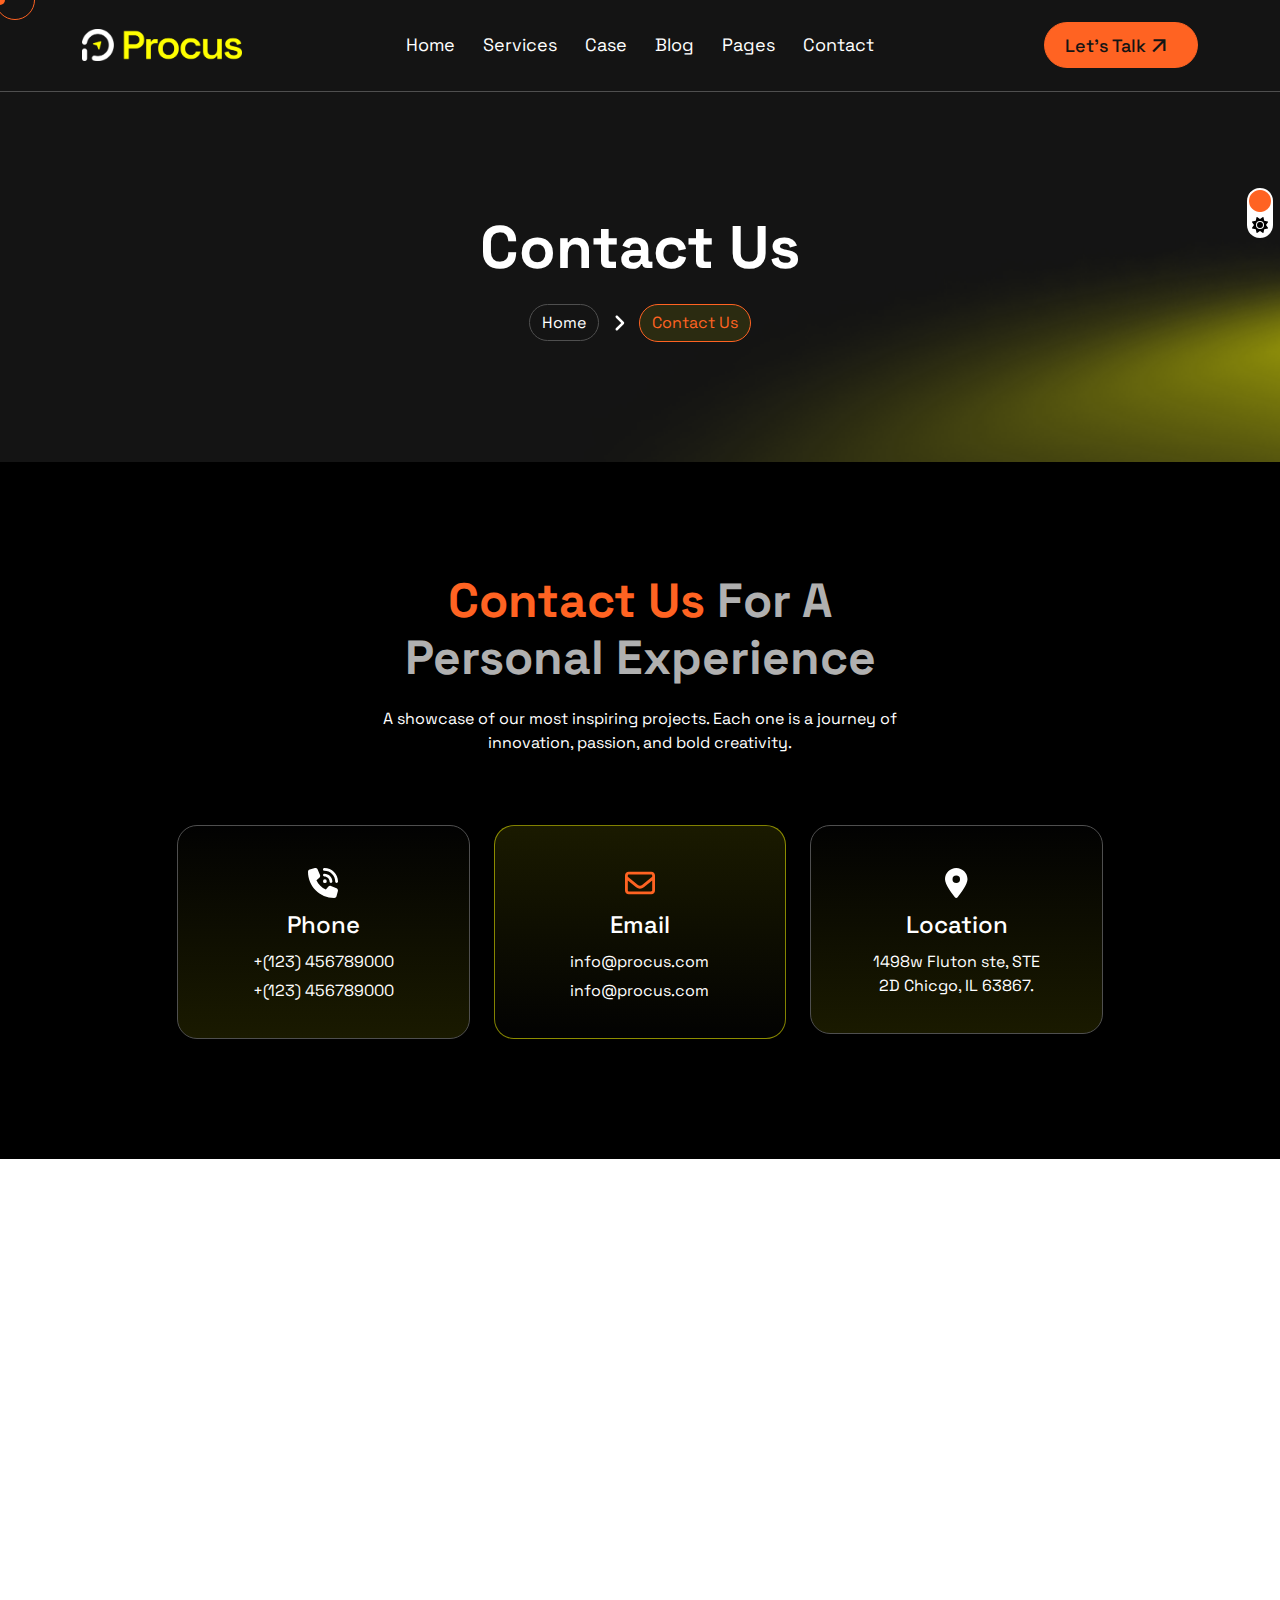
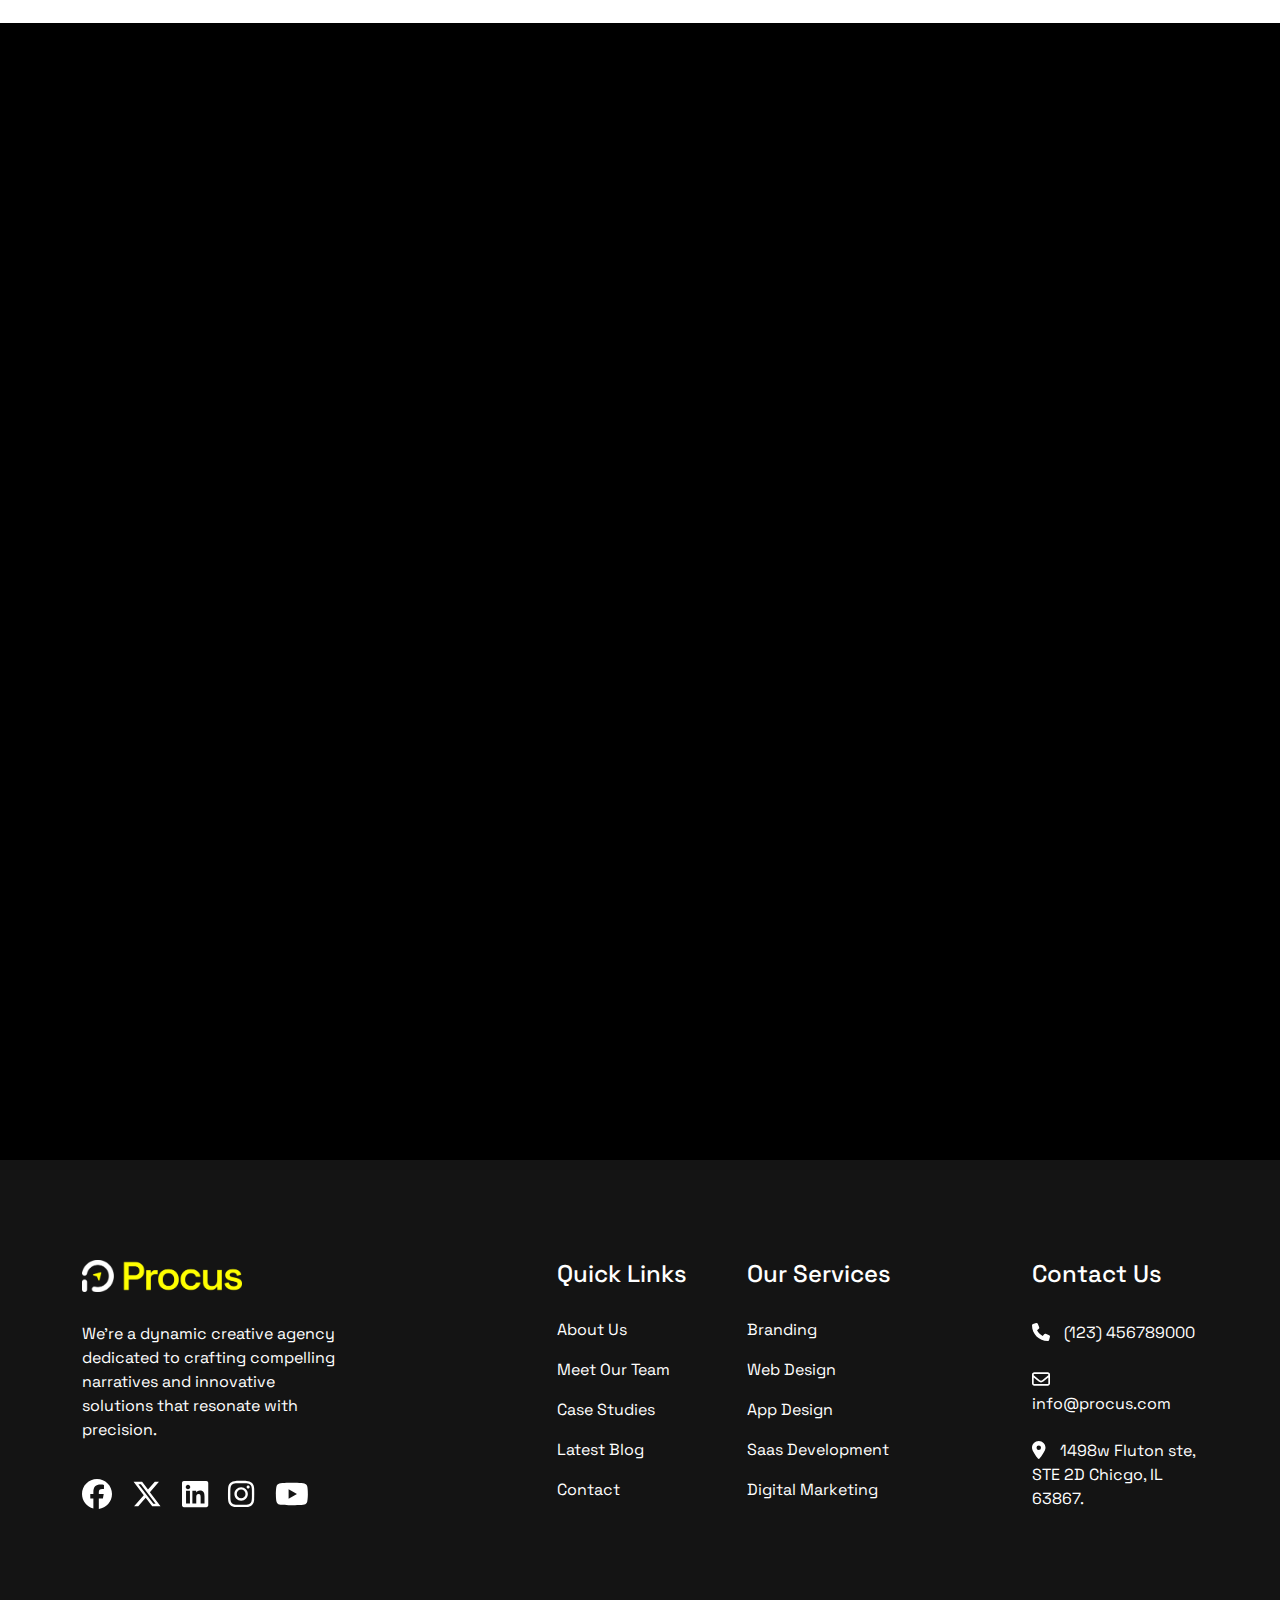
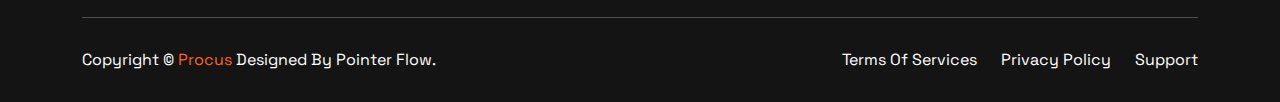
<file: contact.html>
<!DOCTYPE html>
<html lang="en">
  <!-- Mirrored from themes.techlynstudio.com/html/procus/procus/contact.html by HTTrack Website Copier/3.x [XR&CO'2014], Tue, 27 Aug 2024 10:13:13 GMT -->
  <head>
    <!-- required meta tags -->
    <meta charset="UTF-8" />
    <meta name="viewport" content="width=device-width, initial-scale=1.0" />
    <meta http-equiv="X-UA-Compatible" content="ie=edge" />

    <!-- page title -->
    <title>Procus - Creative Agency HTML Template</title>

    <!-- favicon -->
    <link rel="shortcut icon" href="assets/images/favicon.png" />

    <!-- css files -->
    <link rel="stylesheet" href="assets/css/animate.css" />
    <link rel="stylesheet" href="assets/css/bootstrap.min.css" />
    <link rel="stylesheet" href="assets/css/font-awesome.css" />
    <link rel="stylesheet" href="assets/fonts/remixicon.css" />
    <link rel="stylesheet" href="assets/css/magnific-popup.css" />
    <link rel="stylesheet" href="assets/css/meanmenu.css" />
    <link rel="stylesheet" href="assets/css/slick.css" />
    <link rel="stylesheet" href="assets/css/style.css" />
  </head>

  <body class="default">
    <!-- preloader starts -->
    <div id="preloader">
      <div id="loader"></div>
    </div>

    <div class="procus-cursor"></div>
    <div class="procus-cursor2"></div>

    <div class="theme-color-switch">
      <input type="checkbox" class="checkbox" id="checkbox" />
      <label for="checkbox" class="checkbox-label">
        <i class="fas fa-moon"></i>
        <i class="fas fa-sun"></i>
        <span class="ball"></span>
      </label>
    </div>

    <!-- header area starts -->
    <header class="header-area">
      <!-- menu area -->
      <div class="menu-area">
        <div class="container">
          <div class="row align-items-center">
            <div class="col-lg-2">
              <div class="logo-area">
                <a class="dark-version" href="index.html">
                  <img src="assets/images/logo.png" alt="logo"
                /></a>
                <a class="light-version" href="index.html">
                  <img src="assets/images/logo-black.png" alt="logo"
                /></a>
              </div>
            </div>
            <div class="col-lg-8 d-none d-lg-block">
              <nav id="mobile-menu">
                <ul class="main-menu">
                  <li class="has-submenu">
                    <a href="index.html">home</a>
                    <ul class="submenu">
                      <li><a href="index.html">home 01</a></li>
                      <li><a href="home-2.html">home 02</a></li>
                      <li><a href="home-3.html">home 03</a></li>
                    </ul>
                  </li>
                  <li class="has-submenu">
                    <a href="services.html">services</a>
                    <ul class="submenu">
                      <li><a href="services.html">services</a></li>
                      <li><a href="service-single.html">service details</a></li>
                    </ul>
                  </li>
                  <li class="has-submenu">
                    <a href="case.html">case</a>
                    <ul class="submenu">
                      <li><a href="case.html">case</a></li>
                      <li><a href="case-single.html">case details</a></li>
                    </ul>
                  </li>
                  <li class="has-submenu">
                    <a href="blog.html">blog</a>
                    <ul class="submenu">
                      <li><a href="blog-6.html">blog full width</a></li>
                      <li><a href="blog.html">blog column 2</a></li>
                      <li><a href="blog-2.html">blog column 2</a></li>
                      <li><a href="blog-3.html">blog list</a></li>
                      <li><a href="blog-4.html">blog right sidebar</a></li>
                      <li><a href="blog-5.html">blog left sidebar</a></li>
                      <li><a href="blog-single.html">blog details</a></li>
                    </ul>
                  </li>
                  <li class="has-submenu">
                    <a href="#">pages</a>
                    <ul class="submenu">
                      <li><a href="about.html">about</a></li>
                      <li><a href="work-process.html">work process</a></li>
                      <li><a href="team.html">team</a></li>
                      <li><a href="team-single.html">team details</a></li>
                      <li><a href="faq.html">FAQ</a></li>
                      <li><a href="error.html">404</a></li>
                    </ul>
                  </li>
                  <li><a href="contact.html">contact</a></li>
                </ul>
              </nav>
            </div>
            <div class="col-lg-2">
              <div class="nav-right-content">
                <a href="contact.html" class="primary-btn"
                  >Let’s Talk <span><i class="ri-arrow-right-up-line"></i></span
                ></a>
              </div>
            </div>
          </div>
        </div>

        <div class="mobile-menu"></div>
      </div>
    </header>

    <!-- breadcrumb starts -->
    <section
      class="breadcrumb-section"
      style="background-image: url(assets/images/breadcrumb-bg.png)"
    >
      <div class="container">
        <div class="row">
          <div class="col-12">
            <h1>contact us</h1>
            <ul class="breadcrumb-meta">
              <li><a href="index.html">home</a></li>
              <li>
                <span><i class="fa-solid fa-angle-right"></i></span>
              </li>
              <li class="active">contact us</li>
            </ul>
          </div>
        </div>
      </div>
    </section>

    <!-- contact info area starts -->
    <section class="contact-info-area pt-110 pb-90">
      <div class="container">
        <div class="row">
          <div class="col-lg-6 offset-lg-3 wow fadeInUp" data-wow-delay=".2s">
            <div class="section-top text-center">
              <h2><span>Contact us</span> for a personal experience</h2>
              <p class="mt-20">
                A showcase of our most inspiring projects. Each one is a journey
                of innovation, passion, and bold creativity.
              </p>
            </div>
          </div>
        </div>
        <div class="row">
          <div class="col-lg-10 offset-lg-1">
            <div class="row mt-60">
              <div class="col-md-4 col-sm-6 wow fadeIn" data-wow-delay=".3s">
                <div class="single-info">
                  <span class="info-icon"
                    ><i class="fa-solid fa-phone-volume"></i
                  ></span>
                  <h4>Phone</h4>
                  <span>+(123) 456789000</span>
                  <span>+(123) 456789000</span>
                </div>
              </div>
              <div class="col-md-4 col-sm-6 wow fadeIn" data-wow-delay=".4s">
                <div class="single-info active">
                  <span class="info-icon"
                    ><i class="fa-regular fa-envelope"></i
                  ></span>
                  <h4>email</h4>
                  <span>info@procus.com</span>
                  <span>info@procus.com</span>
                </div>
              </div>
              <div class="col-md-4 col-sm-6 wow fadeIn" data-wow-delay=".5s">
                <div class="single-info">
                  <span class="info-icon"
                    ><i class="fa-solid fa-location-dot"></i
                  ></span>
                  <h4>location</h4>
                  <span>1498w Fluton ste, STE <br />2D Chicgo, IL 63867.</span>
                </div>
              </div>
            </div>
          </div>
        </div>
      </div>
    </section>

    <!-- cta area starts -->
    <!-- <div class="cta-area py-120">
        <div class="cta-bg dark-version" style="background-image: url(assets/images/cta-bg.png)"></div>
        <div class="cta-bg light-version" style="background-image: url(assets/images/cta-light-bg.png)"></div>
        <div class="container">
            <div class="row">
                <div class="col-lg-10 offset-lg-1 wow fadeInUp" data-wow-delay=".2s">
                    <div class="cta-box" style="background-image: url(assets/images/cta-box-bg.png)">
                        <h2>Let`s work on something cool great together</h2>
                        <a href="contact.html" class="primary-btn mt-40">learn more <span><i class="ri-arrow-right-up-line"></i></span></a>
                    </div>
                </div>
            </div>
        </div>
    </div> -->
    <section>
      <div class="container-fluid p-0">
        <div
          class="map-container"
          style="
            position: relative;
            width: 100%;
            padding-bottom: 36.25%;
            height: 0;
          "
        >
          <iframe
            src="https://www.google.com/maps/d/embed?mid=1dIqURreKeKTErs0pKuMT5TiepOAGUow&hl=en&ehbc=2E312F"
            style="
              position: absolute;
              top: 0;
              left: 0;
              width: 100%;
              height: 100%;
              border: 0;
            "
          ></iframe>
        </div>
      </div>
    </section>

    <!-- contact form area starts -->
    <section class="contact-form-area pt-110 pb-120">
      <div class="container">
        <div class="row">
          <div class="col-lg-5 wow fadeInLeft" data-wow-delay=".2s">
            <div class="section-top mb-50">
              <h2>
                Let's <span>collaborate</span> and create something
                extraordinary together!
              </h2>
            </div>
            <img
              src="assets/images/contact-form-image.png"
              alt="contact-image"
            />
          </div>

          <div
            class="col-xl-6 offset-xl-1 col-lg-7 wow fadeInRight"
            data-wow-delay=".2s"
          >
            <div class="contact-form-3">
              <form action="#" method="POST">
                <div class="form-group">
                  <label for="name">Hi! My name is</label>
                  <input
                    type="text"
                    id="name"
                    name="name"
                    placeholder="What's your name?*"
                    required
                  />
                </div>
                <div class="form-group">
                  <label for="company">and I work in</label>
                  <input
                    type="text"
                    id="company"
                    name="company"
                    placeholder="What's your company name?*"
                    required
                  />
                </div>
                <div class="form-group">
                  <label for="email">My email is</label>
                  <input
                    type="email"
                    id="email"
                    name="email"
                    placeholder="What's your email?*"
                    required
                  />
                </div>
                <div class="budget-options form-group">
                  <label>My Budget is around</label>
                  <label class="budget-option">
                    <input type="radio" name="budget" value="5000-15000" />
                    <span>$5,000-15,000</span>
                  </label>
                  <label class="budget-option">
                    <input type="radio" name="budget" value="15000-30000" />
                    <span>$15,000-30,000</span>
                  </label>
                  <label class="budget-option">
                    <input
                      type="radio"
                      name="budget"
                      value="30000-50000"
                      checked
                    />
                    <span>$30,000-50,000</span>
                  </label>
                  <label class="budget-option">
                    <input type="radio" name="budget" value="50000+" />
                    <span>$50,000+</span>
                  </label>
                </div>
                <div class="form-group">
                  <label for="project-details"
                    >I’d like to share more about my project details:</label
                  >
                  <textarea
                    id="project-details"
                    name="project-details"
                    placeholder="Tell something about your project"
                    rows="4"
                    required
                  ></textarea>
                </div>
                <div class="form-group">
                  <input
                    type="checkbox"
                    id="privacy-policy"
                    name="privacy-policy"
                    required
                  />
                  <label class="privacy-policy" for="privacy-policy"
                    >I agree with the
                    <a href="privacy.html">privacy policy</a></label
                  >
                </div>
                <div class="form-group">
                  <input
                    type="file"
                    id="attachment"
                    name="attachment"
                    style="display: none"
                  />
                  <label for="attachment" class="attachment-btn"
                    ><i class="fas fa-paperclip"></i> Add attachment</label
                  >
                </div>
                <button type="submit" class="primary-btn">
                  get started
                  <span><i class="ri-arrow-right-up-line"></i></span>
                </button>
              </form>
            </div>
          </div>
        </div>
      </div>
    </section>

    <!-- footer area starts -->
    <footer class="footer-area">
      <!-- footer widget -->
      <div class="footer-widget">
        <div class="container">
          <div class="row footer-widget-wrapper pt-100 pb-70">
            <div class="col-md-6 col-lg-3">
              <div class="footer-widget-box about-us">
                <a href="index.html" class="footer-logo">
                  <img src="assets/images/logo.png" alt="logo" />
                </a>
                <a href="index.html" class="footer-logo logo-black">
                  <img src="assets/images/logo-black.png" alt="logo" />
                </a>
                <p>
                  We're a dynamic creative agency dedicated to crafting
                  compelling narratives and innovative solutions that resonate
                  with precision.
                </p>
                <ul class="footer-social">
                  <li>
                    <a href="#"><i class="fa-brands fa-facebook"></i></a>
                  </li>
                  <li>
                    <a href="#"><i class="fa-brands fa-x-twitter"></i></a>
                  </li>
                  <li>
                    <a href="#"><i class="fa-brands fa-linkedin"></i></a>
                  </li>
                  <li>
                    <a href="#"><i class="fa-brands fa-instagram"></i></a>
                  </li>
                  <li>
                    <a href="#"><i class="fa-brands fa-youtube"></i></a>
                  </li>
                </ul>
              </div>
            </div>
            <div class="col-md-6 col-lg-2 offset-lg-1 offset-xl-2">
              <div class="footer-widget-box list">
                <h4 class="footer-widget-title">Quick Links</h4>
                <ul class="footer-list">
                  <li><a href="about.html">About us</a></li>
                  <li><a href="team.html">meet our team</a></li>
                  <li><a href="case.html">case studies</a></li>
                  <li><a href="blog.html">latest blog</a></li>
                  <li><a href="contact.html">contact</a></li>
                </ul>
              </div>
            </div>
            <div class="col-md-6 col-lg-3 col-xl-2">
              <div class="footer-widget-box list">
                <h4 class="footer-widget-title">our services</h4>
                <ul class="footer-list">
                  <li><a href="service-single.html">branding</a></li>
                  <li><a href="service-single.html">web design</a></li>
                  <li><a href="service-single.html">app design</a></li>
                  <li><a href="service-single.html">saas development</a></li>
                  <li><a href="service-single.html">digital marketing</a></li>
                </ul>
              </div>
            </div>
            <div class="col-md-6 col-lg-3 col-xl-2 offset-xl-1">
              <div class="footer-widget-box">
                <h4 class="footer-widget-title">Contact Us</h4>
                <ul class="footer-contact">
                  <li>
                    <a href="#"
                      ><span class="contact-icon"
                        ><i class="fa-solid fa-phone"></i
                      ></span>
                      (123) 456789000</a
                    >
                  </li>
                  <li>
                    <a href="#"
                      ><span class="contact-icon"
                        ><i class="fa-regular fa-envelope"></i></span
                      ><span> info@procus.com</span></a
                    >
                  </li>
                  <li>
                    <a href="#"
                      ><span class="contact-icon"
                        ><i class="fa-solid fa-location-dot"></i
                      ></span>
                      1498w Fluton ste, STE 2D Chicgo, IL 63867.</a
                    >
                  </li>
                </ul>
              </div>
            </div>
          </div>
        </div>
      </div>

      <!-- copyright -->
      <div class="copyright">
        <div class="container">
          <div class="copyright-content">
            <div class="row">
              <div class="col-lg-6 align-self-center">
                <p class="copyright-text">
                  Copyright &copy; <span id="date"></span>
                  <a href="index.html"> Procus</a> Designed by Pointer Flow.
                </p>
              </div>
              <div class="col-lg-6 align-self-center">
                <ul class="footer-menu">
                  <li><a href="terms.html">Terms Of Services</a></li>
                  <li><a href="privacy.html">Privacy Policy</a></li>
                  <li><a href="contact.html">Support</a></li>
                </ul>
              </div>
            </div>
          </div>
        </div>
      </div>
    </footer>

    <!-- back to top -->
    <div class="back-to-top">
      <span><i class="fa fa-angle-up"></i></span>
    </div>

    <!-- javascript files -->
    <script src="assets/js/jquery-2.2.4.min.js"></script>
    <script src="assets/js/bootstrap.min.js"></script>
    <script src="assets/js/font-awesome.js"></script>
    <script src="assets/js/counterup.min.js"></script>
    <script src="assets/js/magnific-popup.js"></script>
    <script src="assets/js/mousemove.js"></script>
    <script src="assets/js/meanmenu.min.js"></script>
    <script src="assets/js/slick.min.js"></script>
    <script src="assets/js/easing.min.js"></script>
    <script src="assets/js/waypoints.min.js"></script>
    <script src="assets/js/wow.min.js"></script>
    <script src="assets/js/main.js"></script>
  </body>

  <!-- Mirrored from themes.techlynstudio.com/html/procus/procus/contact.html by HTTrack Website Copier/3.x [XR&CO'2014], Tue, 27 Aug 2024 10:13:13 GMT -->
</html>
</file>
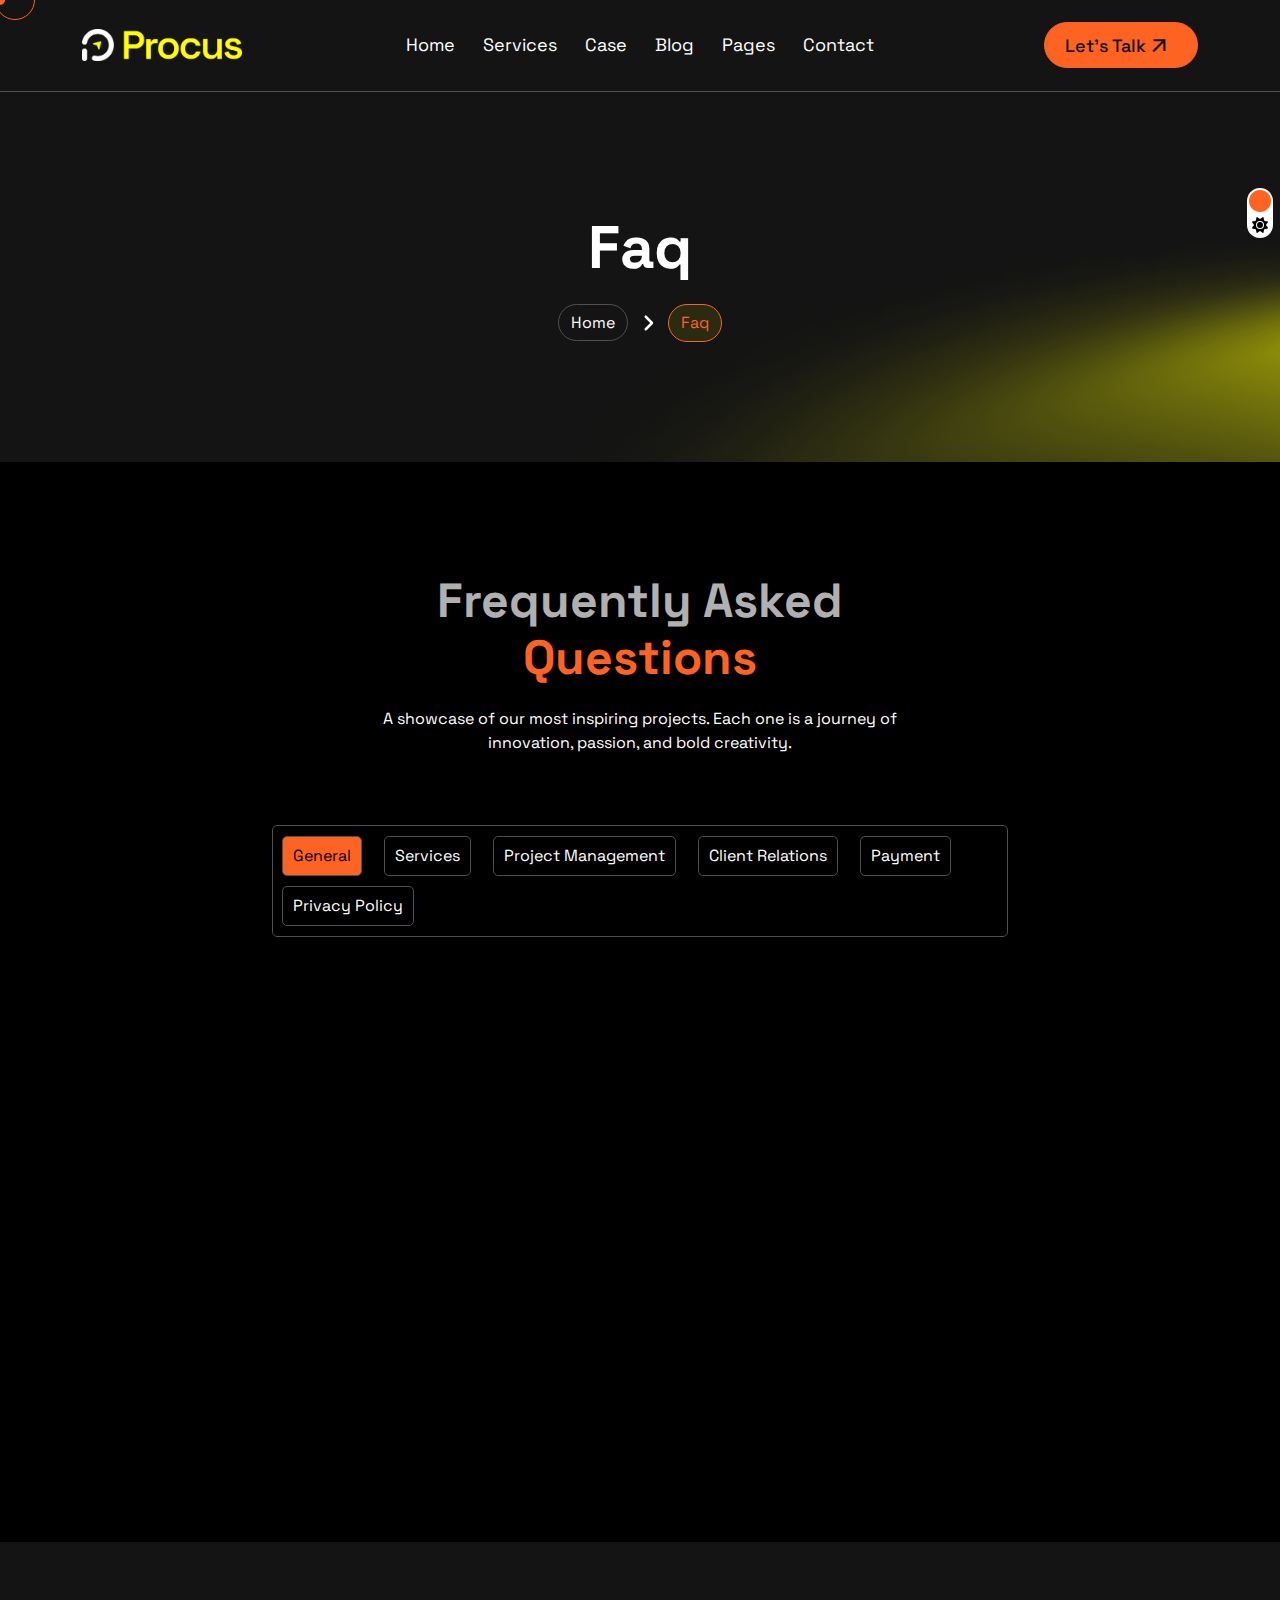
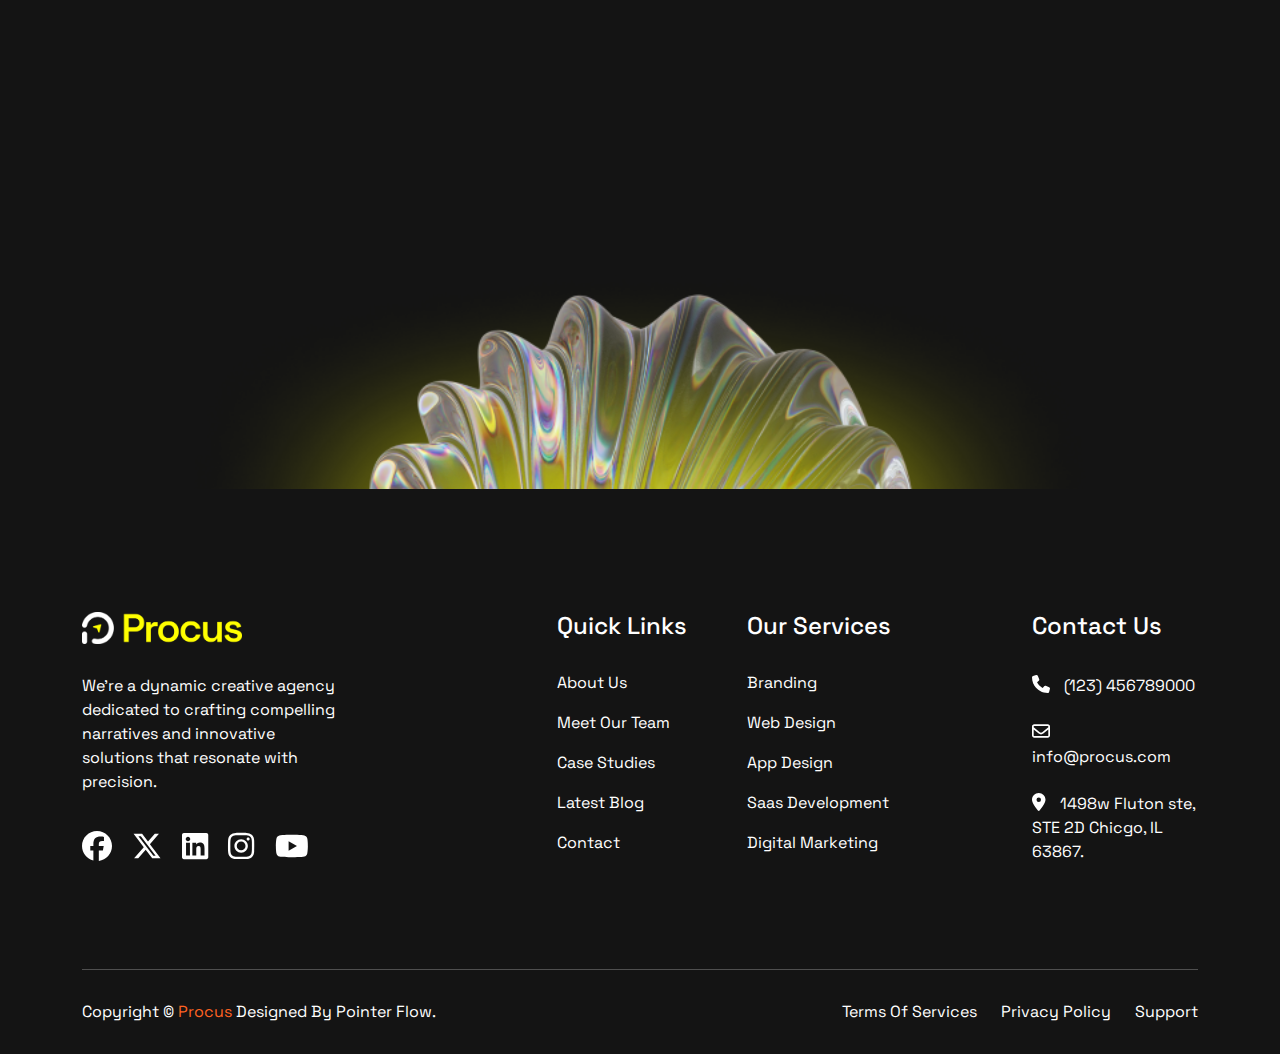
<file: faq.html>
<!DOCTYPE html>
<html lang="en">


<!-- Mirrored from themes.techlynstudio.com/html/procus/procus/faq.html by HTTrack Website Copier/3.x [XR&CO'2014], Tue, 27 Aug 2024 10:13:12 GMT -->
<head>
    <!-- required meta tags -->
    <meta charset="UTF-8">
    <meta name="viewport" content="width=device-width, initial-scale=1.0">
    <meta http-equiv="X-UA-Compatible" content="ie=edge">

    <!-- page title -->
    <title>Procus - Creative Agency HTML Template</title>

    <!-- favicon -->
    <link rel="shortcut icon" href="assets/images/favicon.png">

    <!-- css files -->
    <link rel="stylesheet" href="assets/css/animate.css">
    <link rel="stylesheet" href="assets/css/bootstrap.min.css">
    <link rel="stylesheet" href="assets/css/font-awesome.css">
    <link rel="stylesheet" href="assets/fonts/remixicon.css">
    <link rel="stylesheet" href="assets/css/magnific-popup.css">
    <link rel="stylesheet" href="assets/css/meanmenu.css">
    <link rel="stylesheet" href="assets/css/slick.css">
    <link rel="stylesheet" href="assets/css/style.css">
</head>

<body class="default">
    <!-- preloader starts -->
    <div id="preloader">
        <div id="loader"></div>
    </div>

    <div class="procus-cursor"></div>
    <div class="procus-cursor2"></div>

    <div class="theme-color-switch">
        <input type="checkbox" class="checkbox" id="checkbox">
        <label for="checkbox" class="checkbox-label">
            <i class="fas fa-moon"></i>
            <i class="fas fa-sun"></i>
            <span class="ball"></span>
        </label>
    </div>

    <!-- header area starts -->
    <header class="header-area">
        <!-- menu area -->
        <div class="menu-area">
            <div class="container">
                <div class="row align-items-center">
                    <div class="col-lg-2">
                        <div class="logo-area">
                            <a class="dark-version" href="index.html"> <img src="assets/images/logo.png" alt="logo"></a>
                            <a class="light-version" href="index.html"> <img src="assets/images/logo-black.png" alt="logo"></a>
                        </div>
                    </div>
                    <div class="col-lg-8 d-none d-lg-block">
                        <nav id="mobile-menu">
                            <ul class="main-menu">
                                <li class="has-submenu"><a href="index.html">home</a>
                                    <ul class="submenu">
                                        <li><a href="index.html">home 01</a></li>
                                        <li><a href="home-2.html">home 02</a></li>
                                        <li><a href="home-3.html">home 03</a></li>
                                    </ul>
                                </li>
                                <li class="has-submenu"><a href="services.html">services</a>
                                    <ul class="submenu">
                                        <li><a href="services.html">services</a></li>
                                        <li><a href="service-single.html">service details</a></li>
                                    </ul>
                                </li>
                                <li class="has-submenu"><a href="case.html">case</a>
                                    <ul class="submenu">
                                        <li><a href="case.html">case</a></li>
                                        <li><a href="case-single.html">case details</a></li>
                                    </ul>
                                </li>
                                <li class="has-submenu"><a href="blog.html">blog</a>
                                    <ul class="submenu">
                                        <li><a href="blog-6.html">blog full width</a></li>
                                        <li><a href="blog.html">blog column 2</a></li>
                                        <li><a href="blog-2.html">blog column 2</a></li>
                                        <li><a href="blog-3.html">blog list</a></li>
                                        <li><a href="blog-4.html">blog right sidebar</a></li>
                                        <li><a href="blog-5.html">blog left sidebar</a></li>
                                        <li><a href="blog-single.html">blog details</a></li>
                                    </ul>
                                </li>
                                <li class="has-submenu"><a href="#">pages</a>
                                    <ul class="submenu">
                                        <li><a href="about.html">about</a></li>
                                        <li><a href="work-process.html">work process</a></li>
                                        <li><a href="team.html">team</a></li>
                                        <li><a href="team-single.html">team details</a></li>
                                        <li><a href="faq.html">FAQ</a></li>
                                        <li><a href="error.html">404</a></li>
                                    </ul>
                                </li>
                                <li><a href="contact.html">contact</a></li>
                            </ul>
                        </nav>
                    </div>
                    <div class="col-lg-2">
                        <div class="nav-right-content">
                            <a href="contact.html" class="primary-btn">Let’s Talk <span><i class="ri-arrow-right-up-line"></i></span></a>
                        </div>
                    </div>
                </div>
            </div>

            <div class="mobile-menu"></div>
        </div>
    </header>

    <!-- breadcrumb starts -->
    <section class="breadcrumb-section" style="background-image: url(assets/images/breadcrumb-bg.png)">
        <div class="container">
            <div class="row">
                <div class="col-12">
                    <h1>faq</h1>
                    <ul class="breadcrumb-meta">
                        <li><a href="index.html">home</a></li>
                        <li><span><i class="fa-solid fa-angle-right"></i></span></li>
                        <li class="active">faq</li>
                    </ul>
                </div>
            </div>
        </div>
    </section>

    <!-- faq area starts -->
    <section class="faq-area pt-110 pb-100">
        <div class="container">
            <div class="row">
                <div class="col-lg-6 offset-lg-3 wow fadeInUp" data-wow-delay=".2s">
                    <div class="section-top text-center">
                        <h2>Frequently Asked <span>Questions</span></h2>
                        <p class="mt-20">A showcase of our most inspiring projects. Each one is a journey of innovation, passion, and bold creativity.</p>
                    </div>
                </div>
            </div>
            <div class="row mt-60">
                <div class="col-lg-8 offset-lg-2">
                    <div class="tab-container">
                        <div class="tab-menu wow fadeIn" data-wow-delay=".2s">
                            <div class="tab-menu-item active" data-tab="general">General</div>
                            <div class="tab-menu-item" data-tab="services">Services</div>
                            <div class="tab-menu-item" data-tab="project-management">Project Management</div>
                            <div class="tab-menu-item" data-tab="client-relations">Client Relations</div>
                            <div class="tab-menu-item" data-tab="payment">Payment</div>
                            <div class="tab-menu-item" data-tab="privacy-policy">Privacy Policy</div>
                        </div>
                        <div class="tab-content wow fadeInUp" data-wow-delay=".3s">
                            <div class="tab-content-item active" id="general">
                                <div class="accordion">
                                    <div class="accordion-item">
                                        <div class="accordion-header">What services do you offer?</div>
                                        <div class="accordion-content">Content for What services do you offer?</div>
                                    </div>
                                    <div class="accordion-item active">
                                        <div class="accordion-header">How do I get started working with your agency?</div>
                                        <div class="accordion-content">Simply reach out to us through our contact page or email, and we'll schedule a consultation to discuss your project needs and goals.</div>
                                    </div>
                                    <div class="accordion-item">
                                        <div class="accordion-header">Can you work within my budget?</div>
                                        <div class="accordion-content">Content for Can you work within my budget?</div>
                                    </div>
                                    <div class="accordion-item">
                                        <div class="accordion-header">Do you provide revisions?</div>
                                        <div class="accordion-content">Content for Do you provide revisions?</div>
                                    </div>
                                    <div class="accordion-item">
                                        <div class="accordion-header">Do you provide after sale service?</div>
                                        <div class="accordion-content">Content for Do you provide after sale service?</div>
                                    </div>
                                </div>
                            </div>
                            <div class="tab-content-item" id="services">
                                <div class="accordion">
                                    <div class="accordion-item active">
                                        <div class="accordion-header">How do I get started working with your agency?</div>
                                        <div class="accordion-content">Simply reach out to us through our contact page or email, and we'll schedule a consultation to discuss your project needs and goals.</div>
                                    </div>
                                    <div class="accordion-item">
                                        <div class="accordion-header">Can you work within my budget?</div>
                                        <div class="accordion-content">Content for Can you work within my budget?</div>
                                    </div>
                                    <div class="accordion-item">
                                        <div class="accordion-header">Do you provide revisions?</div>
                                        <div class="accordion-content">Content for Do you provide revisions?</div>
                                    </div>
                                    <div class="accordion-item">
                                        <div class="accordion-header">Do you provide after sale service?</div>
                                        <div class="accordion-content">Content for Do you provide after sale service?</div>
                                    </div>
                                </div>
                            </div>
                            <div class="tab-content-item" id="project-management">
                                <div class="accordion">
                                    <div class="accordion-item">
                                        <div class="accordion-header">What services do you offer?</div>
                                        <div class="accordion-content">Content for What services do you offer?</div>
                                    </div>
                                    <div class="accordion-item">
                                        <div class="accordion-header">Can you work within my budget?</div>
                                        <div class="accordion-content">Content for Can you work within my budget?</div>
                                    </div>
                                    <div class="accordion-item">
                                        <div class="accordion-header">Do you provide revisions?</div>
                                        <div class="accordion-content">Content for Do you provide revisions?</div>
                                    </div>
                                    <div class="accordion-item">
                                        <div class="accordion-header">Do you provide after sale service?</div>
                                        <div class="accordion-content">Content for Do you provide after sale service?</div>
                                    </div>
                                </div>
                            </div>
                            <div class="tab-content-item" id="client-relations">
                                <div class="accordion">
                                    <div class="accordion-item">
                                        <div class="accordion-header">What services do you offer?</div>
                                        <div class="accordion-content">Content for What services do you offer?</div>
                                    </div>
                                    <div class="accordion-item active">
                                        <div class="accordion-header">How do I get started working with your agency?</div>
                                        <div class="accordion-content">Simply reach out to us through our contact page or email, and we'll schedule a consultation to discuss your project needs and goals.</div>
                                    </div>
                                    <div class="accordion-item">
                                        <div class="accordion-header">Can you work within my budget?</div>
                                        <div class="accordion-content">Content for Can you work within my budget?</div>
                                    </div>
                                    <div class="accordion-item">
                                        <div class="accordion-header">Do you provide revisions?</div>
                                        <div class="accordion-content">Content for Do you provide revisions?</div>
                                    </div>
                                    <div class="accordion-item">
                                        <div class="accordion-header">Do you provide after sale service?</div>
                                        <div class="accordion-content">Content for Do you provide after sale service?</div>
                                    </div>
                                </div>
                            </div>
                            <div class="tab-content-item" id="payment">
                                <div class="accordion">
                                    <div class="accordion-item active">
                                        <div class="accordion-header">How do I get started working with your agency?</div>
                                        <div class="accordion-content">Simply reach out to us through our contact page or email, and we'll schedule a consultation to discuss your project needs and goals.</div>
                                    </div>
                                    <div class="accordion-item">
                                        <div class="accordion-header">Can you work within my budget?</div>
                                        <div class="accordion-content">Content for Can you work within my budget?</div>
                                    </div>
                                    <div class="accordion-item">
                                        <div class="accordion-header">Do you provide revisions?</div>
                                        <div class="accordion-content">Content for Do you provide revisions?</div>
                                    </div>
                                    <div class="accordion-item">
                                        <div class="accordion-header">Do you provide after sale service?</div>
                                        <div class="accordion-content">Content for Do you provide after sale service?</div>
                                    </div>
                                </div>
                            </div>
                            <div class="tab-content-item" id="privacy-policy">
                                <div class="accordion">
                                    <div class="accordion-item">
                                        <div class="accordion-header">What services do you offer?</div>
                                        <div class="accordion-content">Content for What services do you offer?</div>
                                    </div>
                                    <div class="accordion-item active">
                                        <div class="accordion-header">How do I get started working with your agency?</div>
                                        <div class="accordion-content">Simply reach out to us through our contact page or email, and we'll schedule a consultation to discuss your project needs and goals.</div>
                                    </div>
                                    <div class="accordion-item">
                                        <div class="accordion-header">Can you work within my budget?</div>
                                        <div class="accordion-content">Content for Can you work within my budget?</div>
                                    </div>
                                    <div class="accordion-item">
                                        <div class="accordion-header">Do you provide revisions?</div>
                                        <div class="accordion-content">Content for Do you provide revisions?</div>
                                    </div>
                                    <div class="accordion-item">
                                        <div class="accordion-header">Do you provide after sale service?</div>
                                        <div class="accordion-content">Content for Do you provide after sale service?</div>
                                    </div>
                                </div>
                            </div>
                            <!-- Add similar structure for other tabs -->
                        </div>
                    </div>
                </div>
            </div>
        </div>
    </section>

    <!-- get in touch area starts -->
    <div class="get-in-touch-area" style="background-image: url(assets/images/get-in-touch-bg.png)">
        <div class="container">
            <div class="row">
                <div class="col-lg-12 wow fadeIn" data-wow-delay=".2s">
                    <a href="contact.html" class="big-title"><span>Get in touch</span><span class="icon"><i class="ri-arrow-right-up-line"></i></span></a>
                </div>
            </div>
        </div>
    </div>


    <!-- footer area starts -->
    <footer class="footer-area">
        <!-- footer widget -->
        <div class="footer-widget">
            <div class="container">
                <div class="row footer-widget-wrapper pt-100 pb-70">
                    <div class="col-md-6 col-lg-3">
                        <div class="footer-widget-box about-us">
                            <a href="index.html" class="footer-logo">
                                <img src="assets/images/logo.png" alt="logo">
                            </a>
                            <a href="index.html" class="footer-logo logo-black">
                                <img src="assets/images/logo-black.png" alt="logo">
                            </a>
                            <p>We're a dynamic creative agency dedicated to crafting compelling narratives and innovative solutions that resonate with precision.</p>
                            <ul class="footer-social">
                                <li><a href="#"><i class="fa-brands fa-facebook"></i></a></li>
                                <li><a href="#"><i class="fa-brands fa-x-twitter"></i></a></li>
                                <li><a href="#"><i class="fa-brands fa-linkedin"></i></a></li>
                                <li><a href="#"><i class="fa-brands fa-instagram"></i></a></li>
                                <li><a href="#"><i class="fa-brands fa-youtube"></i></a></li>
                            </ul>
                        </div>
                    </div>
                    <div class="col-md-6 col-lg-2 offset-lg-1 offset-xl-2">
                        <div class="footer-widget-box list">
                            <h4 class="footer-widget-title">Quick Links</h4>
                            <ul class="footer-list">
                                <li><a href="about.html">About us</a></li>
                                <li><a href="team.html">meet our team</a></li>
                                <li><a href="case.html">case studies</a></li>
                                <li><a href="blog.html">latest blog</a></li>
                                <li><a href="contact.html">contact</a></li>
                            </ul>
                        </div>
                    </div>
                    <div class="col-md-6 col-lg-3 col-xl-2">
                        <div class="footer-widget-box list">
                            <h4 class="footer-widget-title">our services</h4>
                            <ul class="footer-list">
                                <li><a href="service-single.html">branding</a></li>
                                <li><a href="service-single.html">web design</a></li>
                                <li><a href="service-single.html">app design</a></li>
                                <li><a href="service-single.html">saas development</a></li>
                                <li><a href="service-single.html">digital marketing</a></li>
                            </ul>
                        </div>
                    </div>
                    <div class="col-md-6 col-lg-3 col-xl-2 offset-xl-1">
                        <div class="footer-widget-box">
                            <h4 class="footer-widget-title">Contact Us</h4>
                            <ul class="footer-contact">
                                <li><a href="#"><span class="contact-icon"><i class="fa-solid fa-phone"></i></span> (123) 456789000</a></li>
                                <li><a href="#"><span class="contact-icon"><i class="fa-regular fa-envelope"></i></span><span> info@procus.com</span></a></li>
                                <li><a href="#"><span class="contact-icon"><i class="fa-solid fa-location-dot"></i></span> 1498w Fluton ste, STE 2D Chicgo, IL 63867.</a></li>
                            </ul>
                        </div>
                    </div>
                </div>
            </div>
        </div>

        <!-- copyright -->
        <div class="copyright">
            <div class="container">
                <div class="copyright-content">
                    <div class="row">
                        <div class="col-lg-6 align-self-center">
                            <p class="copyright-text">
                                Copyright &copy; <span id="date"></span> <a href="index.html"> Procus</a> Designed by Pointer Flow.
                            </p>
                        </div>
                        <div class="col-lg-6 align-self-center">
                            <ul class="footer-menu">
                                <li><a href="terms.html">Terms Of Services</a></li>
                                <li><a href="privacy.html">Privacy Policy</a></li>
                                <li><a href="contact.html">Support</a></li>
                            </ul>
                        </div>
                    </div>
                </div>
            </div>
        </div>
    </footer>

    <!-- back to top -->
    <div class="back-to-top">
        <span><i class="fa fa-angle-up"></i></span>
    </div>

    <!-- javascript files -->
    <script src="assets/js/jquery-2.2.4.min.js"></script>
    <script src="assets/js/bootstrap.min.js"></script>
    <script src="assets/js/font-awesome.js"></script>
    <script src="assets/js/counterup.min.js"></script>
    <script src="assets/js/magnific-popup.js"></script>
    <script src="assets/js/mousemove.js"></script>
    <script src="assets/js/meanmenu.min.js"></script>
    <script src="assets/js/slick.min.js"></script>
    <script src="assets/js/easing.min.js"></script>
    <script src="assets/js/waypoints.min.js"></script>
    <script src="assets/js/wow.min.js"></script>
    <script src="assets/js/main.js"></script>
</body>


<!-- Mirrored from themes.techlynstudio.com/html/procus/procus/faq.html by HTTrack Website Copier/3.x [XR&CO'2014], Tue, 27 Aug 2024 10:13:12 GMT -->
</html>
</file>
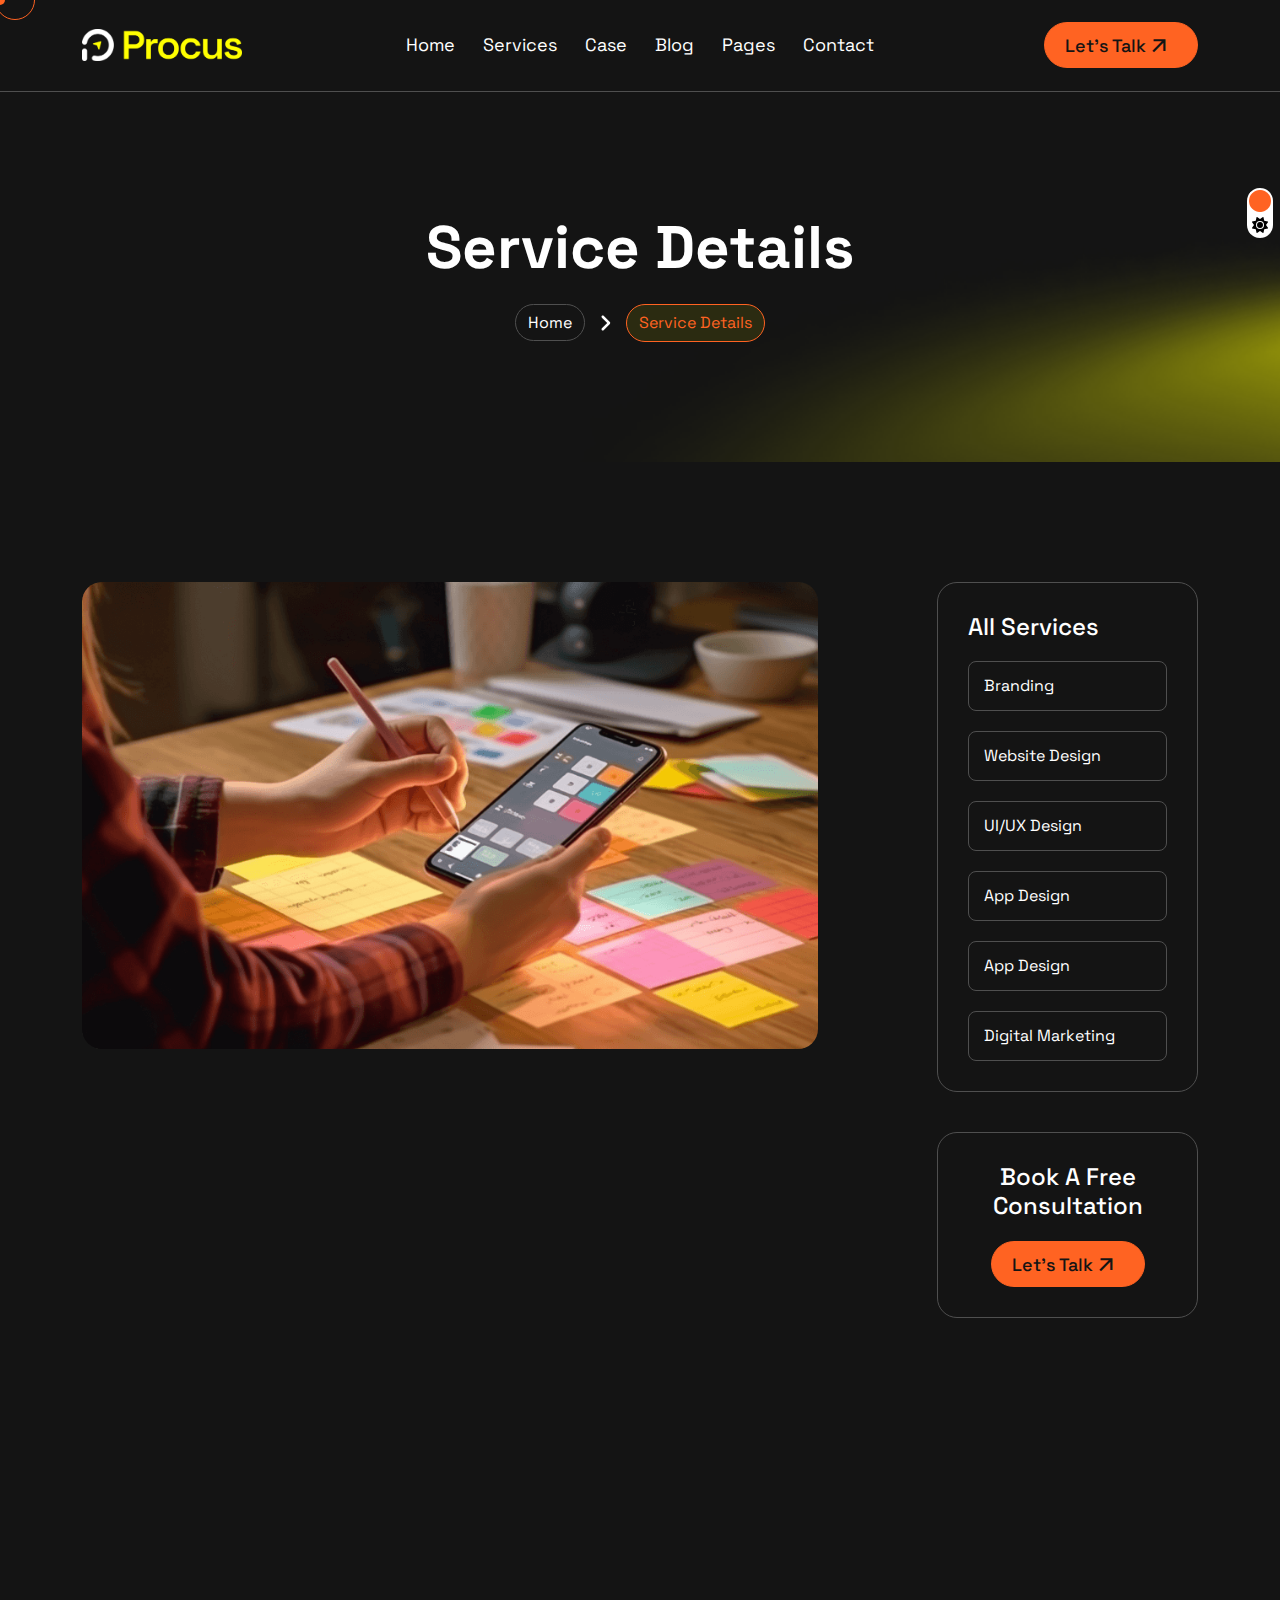
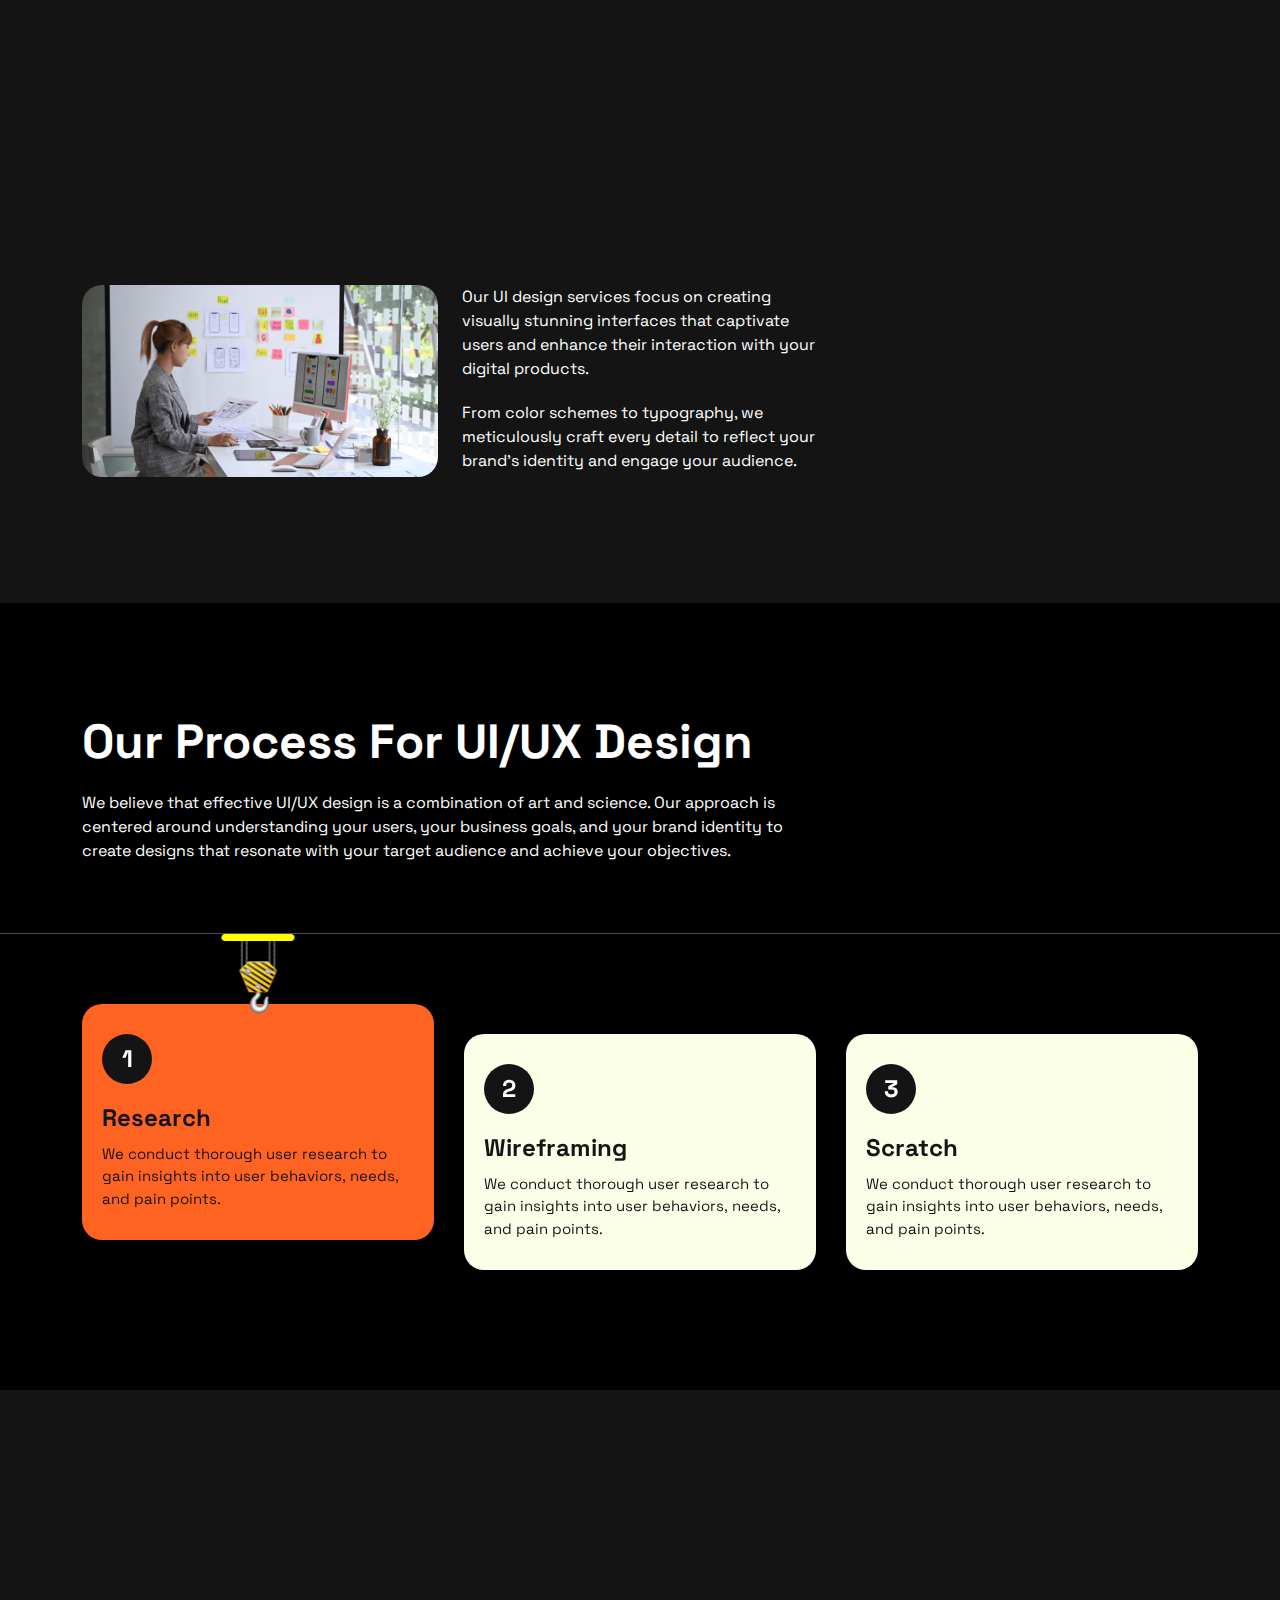
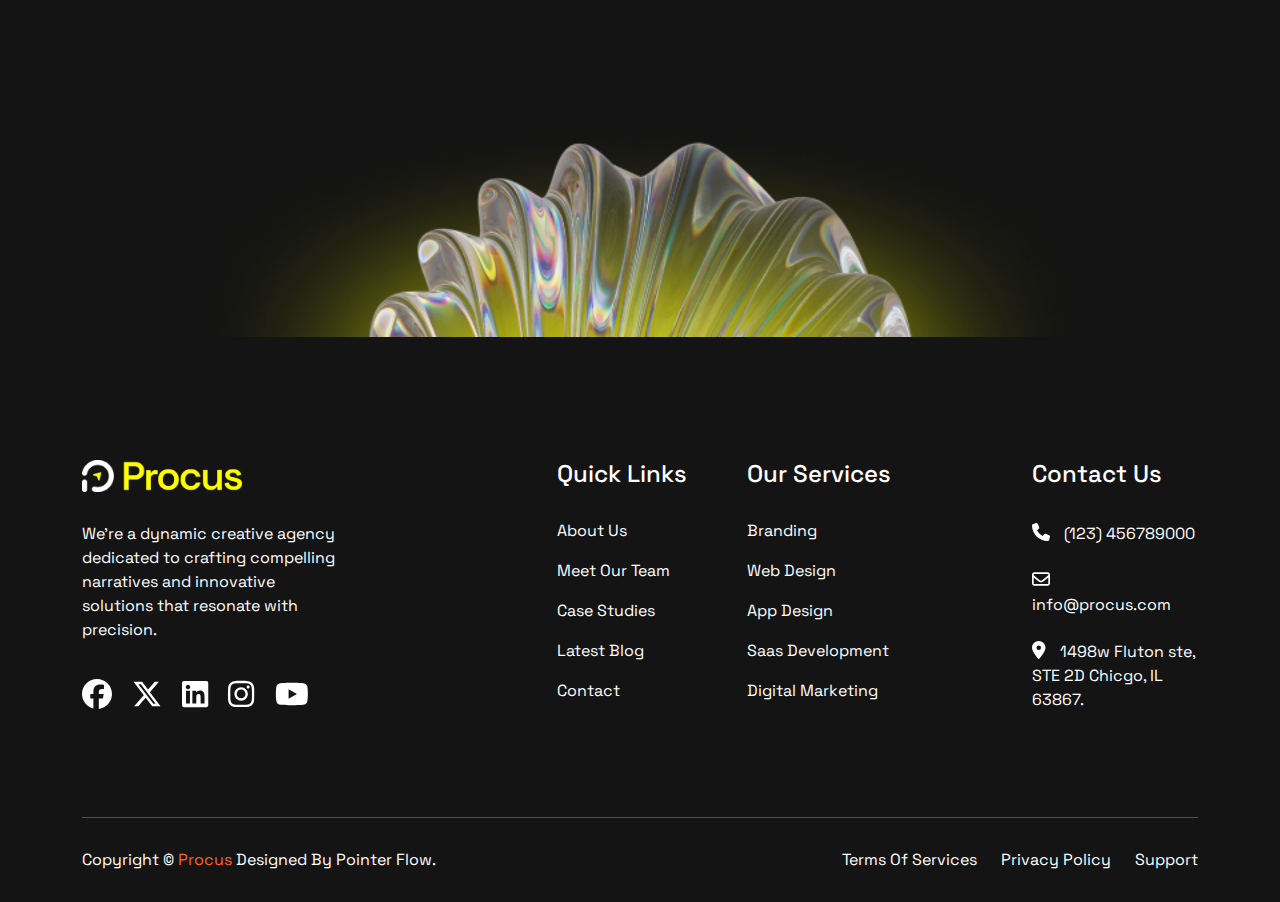
<file: service-single.html>
<!DOCTYPE html>
<html lang="en">


<!-- Mirrored from themes.techlynstudio.com/html/procus/procus/service-single.html by HTTrack Website Copier/3.x [XR&CO'2014], Tue, 27 Aug 2024 10:12:56 GMT -->
<head>
    <!-- required meta tags -->
    <meta charset="UTF-8">
    <meta name="viewport" content="width=device-width, initial-scale=1.0">
    <meta http-equiv="X-UA-Compatible" content="ie=edge">

    <!-- page title -->
    <title>Procus - Creative Agency HTML Template</title>

    <!-- favicon -->
    <link rel="shortcut icon" href="assets/images/favicon.png">

    <!-- css files -->
    <link rel="stylesheet" href="assets/css/animate.css">
    <link rel="stylesheet" href="assets/css/bootstrap.min.css">
    <link rel="stylesheet" href="assets/css/font-awesome.css">
    <link rel="stylesheet" href="assets/fonts/remixicon.css">
    <link rel="stylesheet" href="assets/css/magnific-popup.css">
    <link rel="stylesheet" href="assets/css/meanmenu.css">
    <link rel="stylesheet" href="assets/css/slick.css">
    <link rel="stylesheet" href="assets/css/style.css">
</head>

<body class="default">
    <!-- preloader starts -->
    <div id="preloader">
        <div id="loader"></div>
    </div>

    <div class="procus-cursor"></div>
    <div class="procus-cursor2"></div>

    <div class="theme-color-switch">
        <input type="checkbox" class="checkbox" id="checkbox">
        <label for="checkbox" class="checkbox-label">
            <i class="fas fa-moon"></i>
            <i class="fas fa-sun"></i>
            <span class="ball"></span>
        </label>
    </div>

    <!-- header area starts -->
    <header class="header-area">
        <!-- menu area -->
        <div class="menu-area">
            <div class="container">
                <div class="row align-items-center">
                    <div class="col-lg-2">
                        <div class="logo-area">
                            <a class="dark-version" href="index.html"> <img src="assets/images/logo.png" alt="logo"></a>
                            <a class="light-version" href="index.html"> <img src="assets/images/logo-black.png" alt="logo"></a>
                        </div>
                    </div>
                    <div class="col-lg-8 d-none d-lg-block">
                        <nav id="mobile-menu">
                            <ul class="main-menu">
                                <li class="has-submenu"><a href="index.html">home</a>
                                    <ul class="submenu">
                                        <li><a href="index.html">home 01</a></li>
                                        <li><a href="home-2.html">home 02</a></li>
                                        <li><a href="home-3.html">home 03</a></li>
                                    </ul>
                                </li>
                                <li class="has-submenu"><a href="services.html">services</a>
                                    <ul class="submenu">
                                        <li><a href="services.html">services</a></li>
                                        <li><a href="service-single.html">service details</a></li>
                                    </ul>
                                </li>
                                <li class="has-submenu"><a href="case.html">case</a>
                                    <ul class="submenu">
                                        <li><a href="case.html">case</a></li>
                                        <li><a href="case-single.html">case details</a></li>
                                    </ul>
                                </li>
                                <li class="has-submenu"><a href="blog.html">blog</a>
                                    <ul class="submenu">
                                        <li><a href="blog-6.html">blog full width</a></li>
                                        <li><a href="blog.html">blog column 2</a></li>
                                        <li><a href="blog-2.html">blog column 2</a></li>
                                        <li><a href="blog-3.html">blog list</a></li>
                                        <li><a href="blog-4.html">blog right sidebar</a></li>
                                        <li><a href="blog-5.html">blog left sidebar</a></li>
                                        <li><a href="blog-single.html">blog details</a></li>
                                    </ul>
                                </li>
                                <li class="has-submenu"><a href="#">pages</a>
                                    <ul class="submenu">
                                        <li><a href="about.html">about</a></li>
                                        <li><a href="work-process.html">work process</a></li>
                                        <li><a href="team.html">team</a></li>
                                        <li><a href="team-single.html">team details</a></li>
                                        <li><a href="faq.html">FAQ</a></li>
                                        <li><a href="error.html">404</a></li>
                                    </ul>
                                </li>
                                <li><a href="contact.html">contact</a></li>
                            </ul>
                        </nav>
                    </div>
                    <div class="col-lg-2">
                        <div class="nav-right-content">
                            <a href="contact.html" class="primary-btn">Let’s Talk <span><i class="ri-arrow-right-up-line"></i></span></a>
                        </div>
                    </div>
                </div>
            </div>

            <div class="mobile-menu"></div>
        </div>
    </header>

    <!-- breadcrumb starts -->
    <section class="breadcrumb-section" style="background-image: url(assets/images/breadcrumb-bg.png)">
        <div class="container">
            <div class="row">
                <div class="col-12">
                    <h1>service details</h1>
                    <ul class="breadcrumb-meta">
                        <li><a href="index.html">home</a></li>
                        <li><span><i class="fa-solid fa-angle-right"></i></span></li>
                        <li class="active">service details</li>
                    </ul>
                </div>
            </div>
        </div>
    </section>

    <!-- service details content starts -->
    <section class="service-details-content py-120">
        <div class="container">
            <div class="row">
                <div class="col-lg-8">
                    <div class="service-details-image wow fadeInUp" data-wow-delay=".2s">
                        <img src="assets/images/service-details.png" class="mb-50" alt="service-details">
                    </div>
                    <div class="wow fadeInUp" data-wow-delay=".2s">
                        <h2>UI/UX Design</h2>
                        <p class="mt-20">We specialize in creating stunning user interfaces (UI) and seamless user experiences (UX) that captivate users and drive engagement. Our team of talented designers combines creativity with functionality to deliver designs that not only look great but also provide an intuitive and delightful user experience.</p>
                        <p class="mt-20">Our team of talented designers combines creativity with functionality to deliver designs that not only look great but also provide an intuitive and delightful user experience.</p>
                        <h3 class="mt-50">Our Approach</h3>
                        <p class="mt-20">We believe that effective UI/UX design is a combination of art and science. Our approach is centered around understanding your users, your business goals, and your brand identity to create designs that resonate with your target audience and achieve your objectives.</p>
                        <h3 class="mt-50">What We Offer in UI/UX Design</h3>
                        <p class="mt-20">We believe that effective UI/UX design is a combination of art and science. Our approach is centered around understanding your users, your business goals, and your brand identity to create designs that resonate with your target audience and achieve your objectives.</p>
                        <ul class="service-tags">
                            <li class="tab-link active" data-tab="tab-1"><a href="#">UI Design</a></li>
                            <li class="tab-link" data-tab="tab-2"><a href="#">UX Design</a></li>
                            <li class="tab-link" data-tab="tab-3"><a href="#">Interaction Design</a></li>
                            <li class="tab-link" data-tab="tab-4"><a href="#">User Research</a></li>
                        </ul>
                    </div>
                    <div id="tab-1" class="tab-content active">
                        <div class="row mt-60">
                            <div class="col-lg-6">
                                <div class="service-details-image-2">
                                    <img src="assets/images/service-tab-1.png" alt="service-details">
                                </div>
                            </div>
                            <div class="col-lg-6">
                                <p>Our UI design services focus on creating visually stunning interfaces that captivate users and enhance their interaction with your digital products.</p>
                                <p class="mt-20">From color schemes to typography, we meticulously craft every detail to reflect your brand's identity and engage your audience.</p>
                            </div>
                        </div>
                    </div>
                    <div id="tab-2" class="tab-content">
                        <div class="row mt-60">
                            <div class="col-lg-6">
                                <div class="service-details-image-2">
                                    <img src="assets/images/service-tab-2.png" alt="service-details">
                                </div>
                            </div>
                            <div class="col-lg-6">
                                <p>User experience is at the core of everything we do. Our UX design services aim to create seamless and intuitive interactions that guide users through your digital products effortlessly.</p>
                                <p class="mt-20">We conduct thorough user research, wireframing, and prototyping to optimize usability and enhance user satisfaction.</p>
                            </div>
                        </div>
                    </div>
                    <div id="tab-3" class="tab-content">
                        <div class="row mt-60">
                            <div class="col-lg-6">
                                <div class="service-details-image-2">
                                    <img src="assets/images/service-tab-3.png" alt="service-details">
                                </div>
                            </div>
                            <div class="col-lg-6">
                                <p>Our interaction design services focus on designing engaging and responsive interactions that delight users and enhance their overall experience. We create dynamic and intuitive interfaces.</p>
                                <p class="mt-20">From animations to transitions, we ensure every interaction is meaningful and enhances user engagement.</p>
                            </div>
                        </div>
                    </div>
                    <div id="tab-4" class="tab-content">
                        <div class="row mt-60">
                            <div class="col-lg-6">
                                <div class="service-details-image-2">
                                    <img src="assets/images/service-tab-4.png" alt="service-details">
                                </div>
                            </div>
                            <div class="col-lg-6">
                                <p>Lorem ipsum dolor sit amet consectetur adipisicing elit. Necessitatibus reprehenderit beatae, itaque error quasi adipisci maiores ut at recusandae nulla.</p>
                                <p class="mt-20">From animations to transitions, we ensure every interaction is meaningful and enhances user engagement.</p>
                            </div>
                        </div>
                    </div>
                </div>

                <div class="col-xl-3 offset-xl-1 col-lg-4 wow fadeInUp" data-wow-delay=".2s">
                    <div class="service-sidebar">
                        <div class="procus-widget mb-40">
                            <h4 class="widget-title">All Services</h4>
                            <ul class="service-items">
                                <li><a href="#">Branding</a><span><i class="fas fa-arrow-right"></i></span></li>
                                <li><a href="#">Website Design</a><span><i class="fas fa-arrow-right"></i></span></li>
                                <li><a href="#">UI/UX Design</a><span><i class="fas fa-arrow-right"></i></span></li>
                                <li><a href="#">App Design</a><span><i class="fas fa-arrow-right"></i></span></li>
                                <li><a href="#">App Design</a><span><i class="fas fa-arrow-right"></i></span></li>
                                <li><a href="#">Digital Marketing</a><span><i class="fas fa-arrow-right"></i></span></li>
                            </ul>
                        </div>
                        <div class="procus-widget text-center">
                            <h4 class="widget-title">Book a Free Consultation</h4>
                            <div class="widget-btn">
                                <a href="contact.html" class="primary-btn">Let’s Talk <span><i class="ri-arrow-right-up-line"></i></span></a>
                            </div>
                        </div>
                    </div>
                </div>
            </div>
        </div>
    </section>

    <!-- process slider area starts -->
    <section class="process-slider-area">
        <div class="process-title-top pt-110 pb-60">
            <div class="container">
                <div class="row">
                    <div class="col-lg-8">
                        <h2>Our Process for UI/UX Design</h2>
                        <p class="mt-20">We believe that effective UI/UX design is a combination of art and science. Our approach is centered around understanding your users, your business goals, and your brand identity to create designs that resonate with your target audience and achieve your objectives.</p>
                    </div>
                </div>
            </div>
        </div>

        <div class="process-slider-part pb-120">
            <div class="container">
                <div class="process-slider-2">
                    <div class="single-slide">
                        <img src="assets/images/process-slider-shape.png" class="shape-image" alt="shape-image">
                        <span class="slide-number">1</span>
                        <h4>Research</h4>
                        <p class="mt-10">We conduct thorough user research to gain insights into user behaviors, needs, and pain points.</p>
                    </div>
                    <div class="single-slide active">
                        <img src="assets/images/process-slider-shape.png" class="shape-image" alt="shape-image">
                        <span class="slide-number">2</span>
                        <h4>Wireframing</h4>
                        <p class="mt-10">We conduct thorough user research to gain insights into user behaviors, needs, and pain points.</p>
                    </div>
                    <div class="single-slide">
                        <img src="assets/images/process-slider-shape.png" class="shape-image" alt="shape-image">
                        <span class="slide-number">3</span>
                        <h4>scratch</h4>
                        <p class="mt-10">We conduct thorough user research to gain insights into user behaviors, needs, and pain points.</p>
                    </div>
                    <div class="single-slide">
                        <img src="assets/images/process-slider-shape.png" class="shape-image" alt="shape-image">
                        <span class="slide-number">4</span>
                        <h4>Design</h4>
                        <p class="mt-10">We conduct thorough user research to gain insights into user behaviors, needs, and pain points.</p>
                    </div>
                    <div class="single-slide">
                        <img src="assets/images/process-slider-shape.png" class="shape-image" alt="shape-image">
                        <span class="slide-number">5</span>
                        <h4>Prototype</h4>
                        <p class="mt-10">We conduct thorough user research to gain insights into user behaviors, needs, and pain points.</p>
                    </div>
                    <div class="single-slide">
                        <img src="assets/images/process-slider-shape.png" class="shape-image" alt="shape-image">
                        <span class="slide-number">6</span>
                        <h4>Research</h4>
                        <p class="mt-10">We conduct thorough user research to gain insights into user behaviors, needs, and pain points.</p>
                    </div>
                    <div class="single-slide active">
                        <img src="assets/images/process-slider-shape.png" class="shape-image" alt="shape-image">
                        <span class="slide-number">7</span>
                        <h4>Wireframing</h4>
                        <p class="mt-10">We conduct thorough user research to gain insights into user behaviors, needs, and pain points.</p>
                    </div>
                    <div class="single-slide">
                        <img src="assets/images/process-slider-shape.png" class="shape-image" alt="shape-image">
                        <span class="slide-number">8</span>
                        <h4>scratch</h4>
                        <p class="mt-10">We conduct thorough user research to gain insights into user behaviors, needs, and pain points.</p>
                    </div>
                    <div class="single-slide">
                        <img src="assets/images/process-slider-shape.png" class="shape-image" alt="shape-image">
                        <span class="slide-number">9</span>
                        <h4>Design</h4>
                        <p class="mt-10">We conduct thorough user research to gain insights into user behaviors, needs, and pain points.</p>
                    </div>
                </div>
            </div>
        </div>
    </section>

    <!-- testimonial area starts -->
    <!-- <section class="testimonial-area pt-110 pb-120" style="background-image: url(assets/images/testimonial-test.png)">
        <img src="assets/images/testimonial-3d.png" alt="testimonial-3d" class="testimonial-3d">
        <div class="container">
            <div class="row">
                <div class="col-lg-6 offset-lg-3 wow fadeInUp" data-wow-delay=".2s">
                    <div class="section-top text-center">
                        <h2>What <span>client say</span> about us</h2>
                        <p class="mt-20">Get to know the talented individuals who make our company thrive. Our diverse team brings together a wealth of expertise.</p>
                    </div>
                </div>
            </div>
            <div class="row mt-60">
                <div class="col-lg-10 offset-lg-1">
                    <div class="testimonial-slider">
                        <div class="testimonial-slide">
                            <div class="testimonial-slide-bg dark-version" style="background-image: url(assets/images/testimonial-slide-bg.png)"></div>
                            <div class="testimonial-slide-bg light-version" style="background-image: url(assets/images/testimonial-slide-light-bg.png)"></div>
                            <div class="testimonial-quote text-center">
                                <span class="testimonial-quote-icon"><i class="fa-solid fa-quote-left"></i></span>
                                <span class="quote-text">Efficient and professional. I will definitely use their services again. The professionalism of this team made the entire process effortless and stress-free.</span>
                            </div>
                            <div class="testimonial-content">
                                <div class="content-left">
                                    <div class="author-img">
                                        <img src="assets/images/testimonial-01.png" alt="author-image">
                                    </div>
                                    <div class="author-text">
                                        <h4>Courtney Henry</h4>
                                        <p>digital marketer</p>
                                    </div>
                                </div>
                                <div class="content-right">
                                    <div class="author-text">
                                        <h4>Teriso Station</h4>
                                        <p>creative agency</p>
                                    </div>
                                </div>
                            </div>
                        </div>
                        <div class="testimonial-slide">
                            <div class="testimonial-slide-bg dark-version" style="background-image: url(assets/images/testimonial-slide-bg.png)"></div>
                            <div class="testimonial-slide-bg light-version" style="background-image: url(assets/images/testimonial-slide-light-bg.png)"></div>
                            <div class="testimonial-quote text-center">
                                <span class="testimonial-quote-icon"><i class="fa-solid fa-quote-left"></i></span>
                                <span class="quote-text">Lorem, ipsum dolor sit amet consectetur adipisicing elit. Dolor, explicabo velit quod reprehenderit tempore quibusdam inventore quo excepturi.</span>
                            </div>
                            <div class="testimonial-content">
                                <div class="content-left">
                                    <div class="author-img">
                                        <img src="assets/images/testimonial-02.jpg" alt="author-image">
                                    </div>
                                    <div class="author-text">
                                        <h4>Sylvia H Green</h4>
                                        <p>Web developer</p>
                                    </div>
                                </div>
                                <div class="content-right">
                                    <div class="author-text">
                                        <h4>Reid E But</h4>
                                        <p>customer</p>
                                    </div>
                                </div>
                            </div>
                        </div>
                        <div class="testimonial-slide">
                            <div class="testimonial-slide-bg dark-version" style="background-image: url(assets/images/testimonial-slide-bg.png)"></div>
                            <div class="testimonial-slide-bg light-version" style="background-image: url(assets/images/testimonial-slide-light-bg.png)"></div>
                            <div class="testimonial-quote text-center">
                                <span class="testimonial-quote-icon"><i class="fa-solid fa-quote-left"></i></span>
                                <span class="quote-text">Explicabo hic quibusdam expedita eaque tempore laboriosam. Animi aliquam dolore laborum numquam earum minima eius ducimus.</span>
                            </div>
                            <div class="testimonial-content">
                                <div class="content-left">
                                    <div class="author-img">
                                        <img src="assets/images/testimonial-03.jpg" alt="author-image">
                                    </div>
                                    <div class="author-text">
                                        <h4>Reid E But</h4>
                                        <p>digital marketer</p>
                                    </div>
                                </div>
                                <div class="content-right">
                                    <div class="author-text">
                                        <h4>Sylvia H Green</h4>
                                        <p>creative agency</p>
                                    </div>
                                </div>
                            </div>
                        </div>
                    </div>
                </div>
            </div>
        </div>
    </section> -->

    <!-- get in touch area starts -->
    <div class="get-in-touch-area" style="background-image: url(assets/images/get-in-touch-bg.png)">
        <div class="container">
            <div class="row">
                <div class="col-lg-12 wow fadeIn" data-wow-delay=".2s">
                    <a href="contact.html" class="big-title"><span>Get in touch</span><span class="icon"><i class="ri-arrow-right-up-line"></i></span></a>
                </div>
            </div>
        </div>
    </div>


    <!-- footer area starts -->
    <footer class="footer-area">
        <!-- footer widget -->
        <div class="footer-widget">
            <div class="container">
                <div class="row footer-widget-wrapper pt-100 pb-70">
                    <div class="col-md-6 col-lg-3">
                        <div class="footer-widget-box about-us">
                            <a href="index.html" class="footer-logo">
                                <img src="assets/images/logo.png" alt="logo">
                            </a>
                            <a href="index.html" class="footer-logo logo-black">
                                <img src="assets/images/logo-black.png" alt="logo">
                            </a>
                            <p>We're a dynamic creative agency dedicated to crafting compelling narratives and innovative solutions that resonate with precision.</p>
                            <ul class="footer-social">
                                <li><a href="#"><i class="fa-brands fa-facebook"></i></a></li>
                                <li><a href="#"><i class="fa-brands fa-x-twitter"></i></a></li>
                                <li><a href="#"><i class="fa-brands fa-linkedin"></i></a></li>
                                <li><a href="#"><i class="fa-brands fa-instagram"></i></a></li>
                                <li><a href="#"><i class="fa-brands fa-youtube"></i></a></li>
                            </ul>
                        </div>
                    </div>
                    <div class="col-md-6 col-lg-2 offset-lg-1 offset-xl-2">
                        <div class="footer-widget-box list">
                            <h4 class="footer-widget-title">Quick Links</h4>
                            <ul class="footer-list">
                                <li><a href="about.html">About us</a></li>
                                <li><a href="team.html">meet our team</a></li>
                                <li><a href="case.html">case studies</a></li>
                                <li><a href="blog.html">latest blog</a></li>
                                <li><a href="contact.html">contact</a></li>
                            </ul>
                        </div>
                    </div>
                    <div class="col-md-6 col-lg-3 col-xl-2">
                        <div class="footer-widget-box list">
                            <h4 class="footer-widget-title">our services</h4>
                            <ul class="footer-list">
                                <li><a href="service-single.html">branding</a></li>
                                <li><a href="service-single.html">web design</a></li>
                                <li><a href="service-single.html">app design</a></li>
                                <li><a href="service-single.html">saas development</a></li>
                                <li><a href="service-single.html">digital marketing</a></li>
                            </ul>
                        </div>
                    </div>
                    <div class="col-md-6 col-lg-3 col-xl-2 offset-xl-1">
                        <div class="footer-widget-box">
                            <h4 class="footer-widget-title">Contact Us</h4>
                            <ul class="footer-contact">
                                <li><a href="#"><span class="contact-icon"><i class="fa-solid fa-phone"></i></span> (123) 456789000</a></li>
                                <li><a href="#"><span class="contact-icon"><i class="fa-regular fa-envelope"></i></span><span> info@procus.com</span></a></li>
                                <li><a href="#"><span class="contact-icon"><i class="fa-solid fa-location-dot"></i></span> 1498w Fluton ste, STE 2D Chicgo, IL 63867.</a></li>
                            </ul>
                        </div>
                    </div>
                </div>
            </div>
        </div>

        <!-- copyright -->
        <div class="copyright">
            <div class="container">
                <div class="copyright-content">
                    <div class="row">
                        <div class="col-lg-6 align-self-center">
                            <p class="copyright-text">
                                Copyright &copy; <span id="date"></span> <a href="index.html"> Procus</a> Designed by Pointer Flow.
                            </p>
                        </div>
                        <div class="col-lg-6 align-self-center">
                            <ul class="footer-menu">
                                <li><a href="terms.html">Terms Of Services</a></li>
                                <li><a href="privacy.html">Privacy Policy</a></li>
                                <li><a href="contact.html">Support</a></li>
                            </ul>
                        </div>
                    </div>
                </div>
            </div>
        </div>
    </footer>

    <!-- back to top -->
    <div class="back-to-top">
        <span><i class="fa fa-angle-up"></i></span>
    </div>

    <!-- javascript files -->
    <script src="assets/js/jquery-2.2.4.min.js"></script>
    <script src="assets/js/bootstrap.min.js"></script>
    <script src="assets/js/font-awesome.js"></script>
    <script src="assets/js/counterup.min.js"></script>
    <script src="assets/js/magnific-popup.js"></script>
    <script src="assets/js/mousemove.js"></script>
    <script src="assets/js/meanmenu.min.js"></script>
    <script src="assets/js/slick.min.js"></script>
    <script src="assets/js/easing.min.js"></script>
    <script src="assets/js/waypoints.min.js"></script>
    <script src="assets/js/wow.min.js"></script>
    <script src="assets/js/main.js"></script>
</body>


<!-- Mirrored from themes.techlynstudio.com/html/procus/procus/service-single.html by HTTrack Website Copier/3.x [XR&CO'2014], Tue, 27 Aug 2024 10:12:57 GMT -->
</html>
</file>
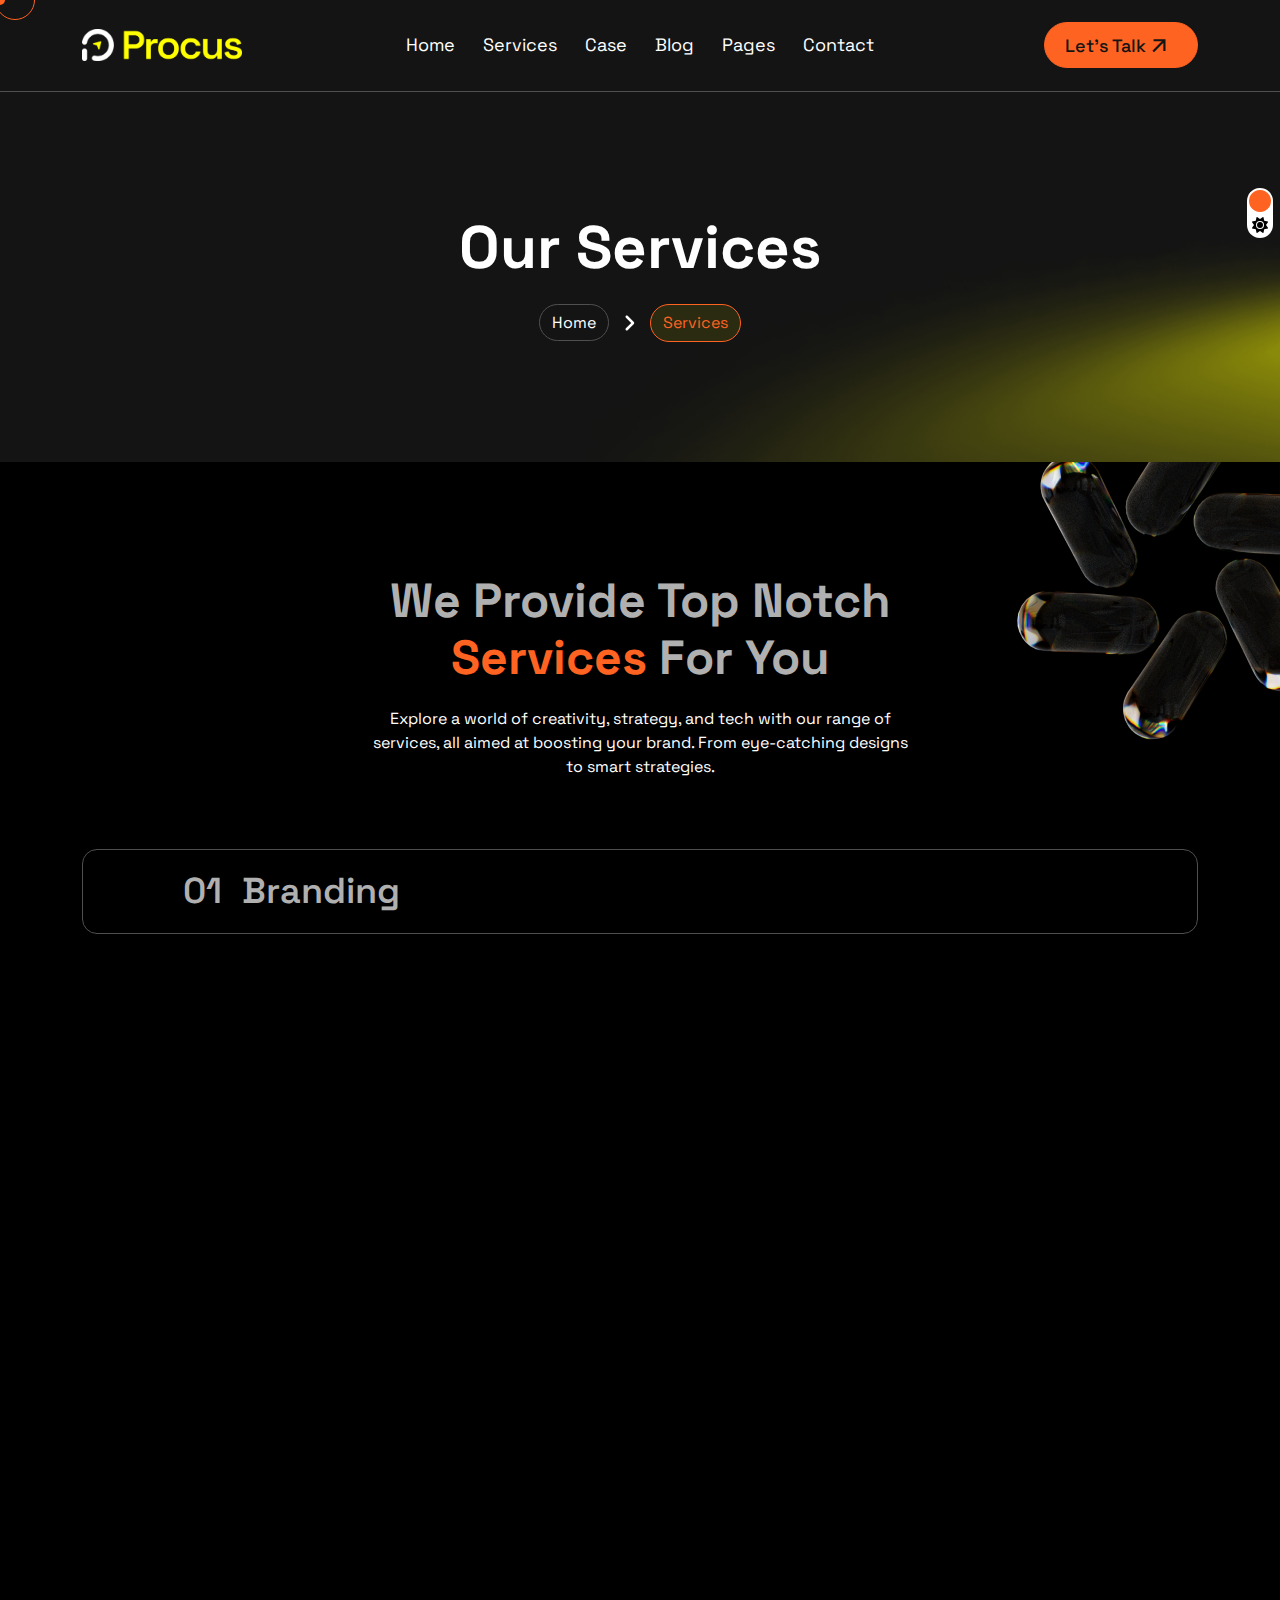
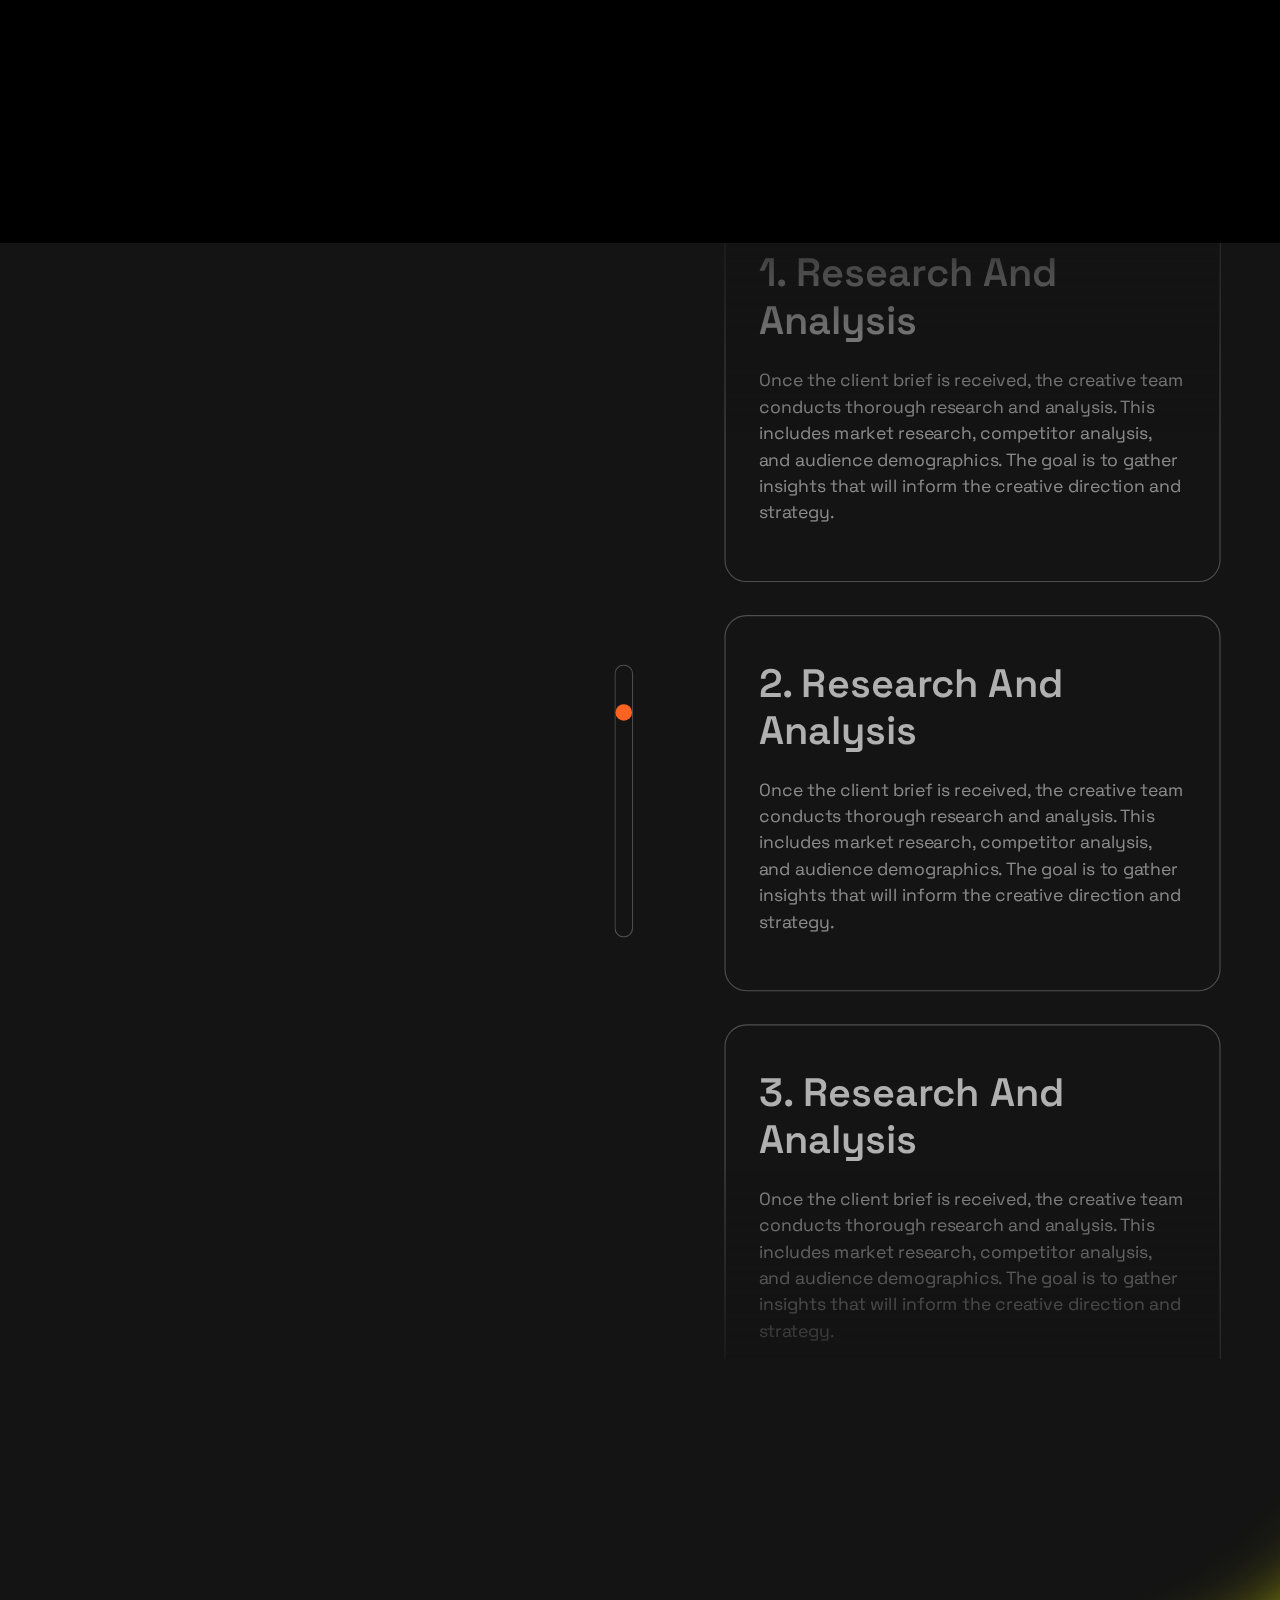
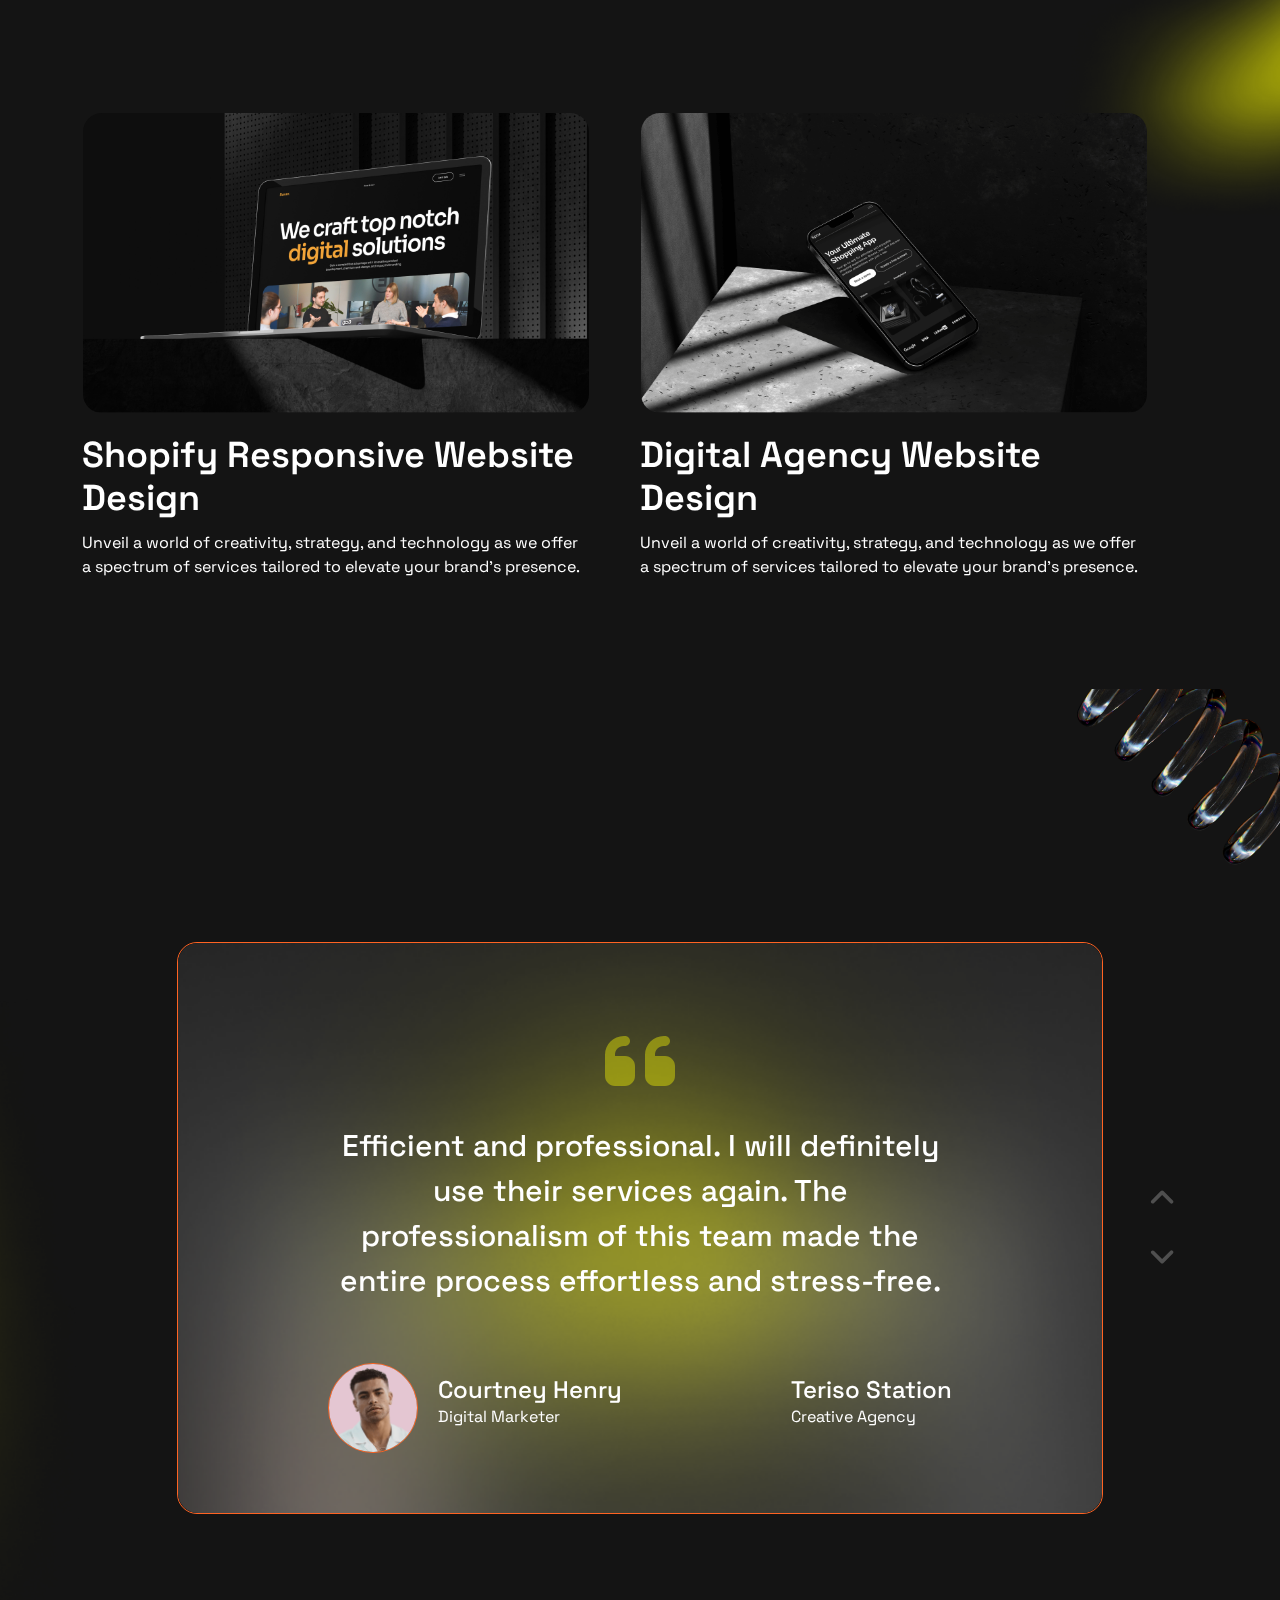
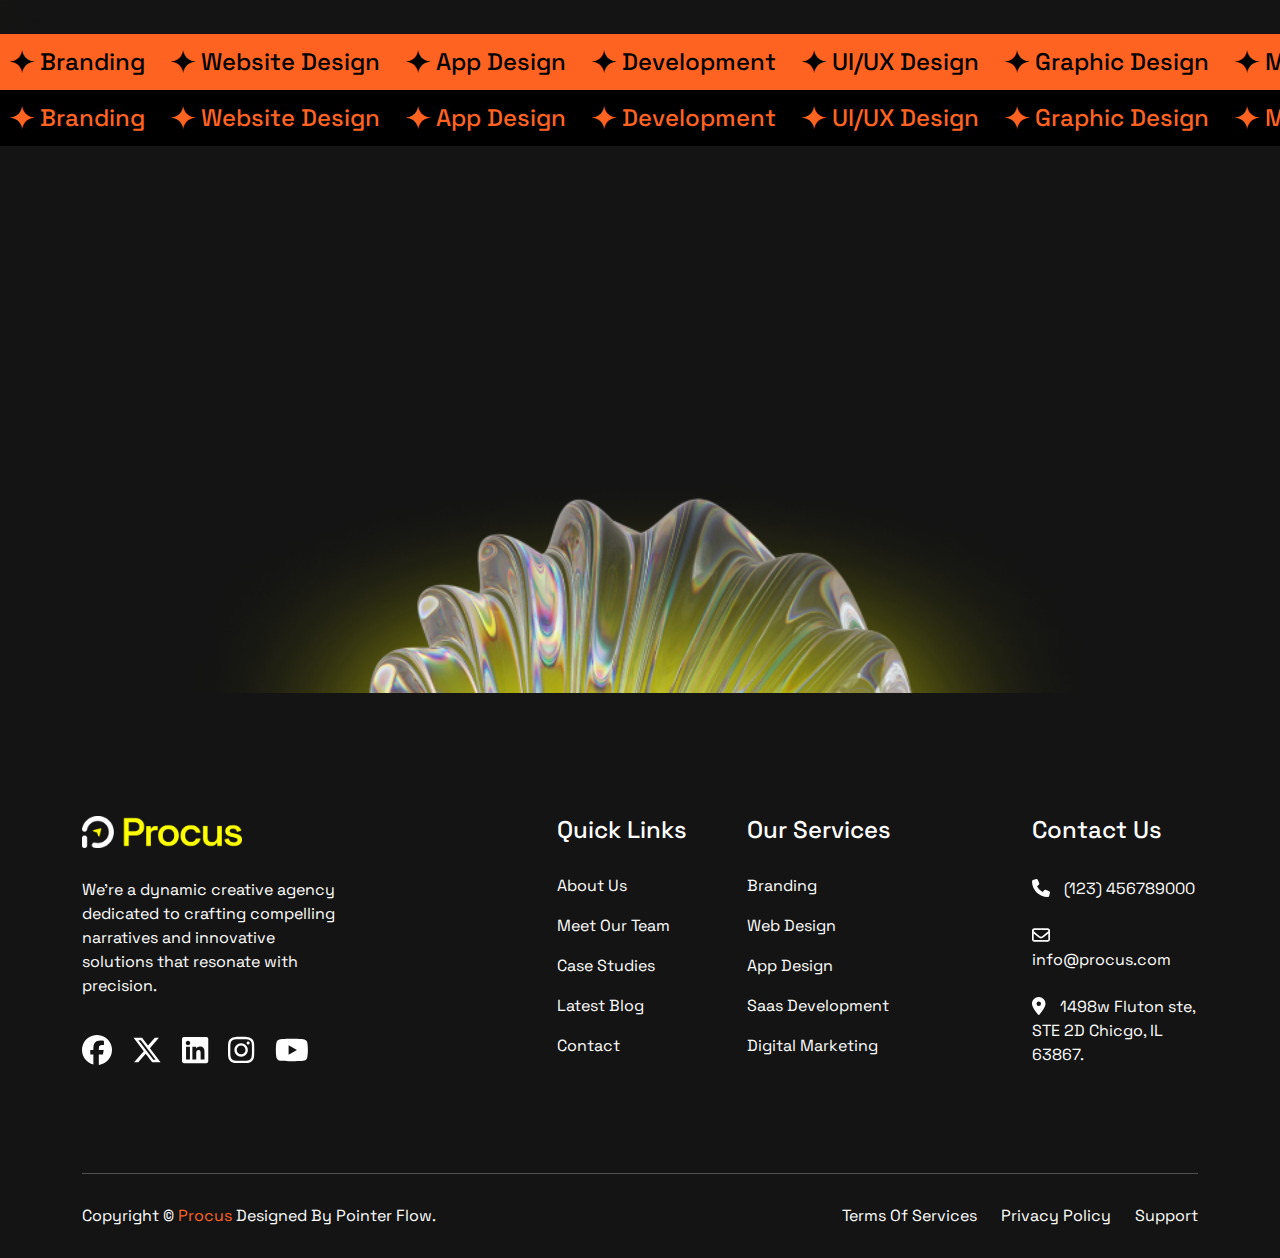
<file: services.html>
<!DOCTYPE html>
<html lang="en">


<!-- Mirrored from themes.techlynstudio.com/html/procus/procus/services.html by HTTrack Website Copier/3.x [XR&CO'2014], Tue, 27 Aug 2024 10:12:55 GMT -->
<head>
    <!-- required meta tags -->
    <meta charset="UTF-8">
    <meta name="viewport" content="width=device-width, initial-scale=1.0">
    <meta http-equiv="X-UA-Compatible" content="ie=edge">

    <!-- page title -->
    <title>Procus - Creative Agency HTML Template</title>

    <!-- favicon -->
    <link rel="shortcut icon" href="assets/images/favicon.png">

    <!-- css files -->
    <link rel="stylesheet" href="assets/css/animate.css">
    <link rel="stylesheet" href="assets/css/bootstrap.min.css">
    <link rel="stylesheet" href="assets/css/font-awesome.css">
    <link rel="stylesheet" href="assets/fonts/remixicon.css">
    <link rel="stylesheet" href="assets/css/magnific-popup.css">
    <link rel="stylesheet" href="assets/css/meanmenu.css">
    <link rel="stylesheet" href="assets/css/slick.css">
    <link rel="stylesheet" href="assets/css/style.css">
</head>

<body class="default">
    <!-- preloader starts -->
    <div id="preloader">
        <div id="loader"></div>
    </div>

    <div class="procus-cursor"></div>
    <div class="procus-cursor2"></div>

    <div class="theme-color-switch">
        <input type="checkbox" class="checkbox" id="checkbox">
        <label for="checkbox" class="checkbox-label">
            <i class="fas fa-moon"></i>
            <i class="fas fa-sun"></i>
            <span class="ball"></span>
        </label>
    </div>

    <!-- header area starts -->
    <header class="header-area">
        <!-- menu area -->
        <div class="menu-area">
            <div class="container">
                <div class="row align-items-center">
                    <div class="col-lg-2">
                        <div class="logo-area">
                            <a class="dark-version" href="index.html"> <img src="assets/images/logo.png" alt="logo"></a>
                            <a class="light-version" href="index.html"> <img src="assets/images/logo-black.png" alt="logo"></a>
                        </div>
                    </div>
                    <div class="col-lg-8 d-none d-lg-block">
                        <nav id="mobile-menu">
                            <ul class="main-menu">
                                <li class="has-submenu"><a href="index.html">home</a>
                                    <ul class="submenu">
                                        <li><a href="index.html">home 01</a></li>
                                        <li><a href="home-2.html">home 02</a></li>
                                        <li><a href="home-3.html">home 03</a></li>
                                    </ul>
                                </li>
                                <li class="has-submenu"><a href="services.html">services</a>
                                    <ul class="submenu">
                                        <li><a href="services.html">services</a></li>
                                        <li><a href="service-single.html">service details</a></li>
                                    </ul>
                                </li>
                                <li class="has-submenu"><a href="case.html">case</a>
                                    <ul class="submenu">
                                        <li><a href="case.html">case</a></li>
                                        <li><a href="case-single.html">case details</a></li>
                                    </ul>
                                </li>
                                <li class="has-submenu"><a href="blog.html">blog</a>
                                    <ul class="submenu">
                                        <li><a href="blog-6.html">blog full width</a></li>
                                        <li><a href="blog.html">blog column 2</a></li>
                                        <li><a href="blog-2.html">blog column 2</a></li>
                                        <li><a href="blog-3.html">blog list</a></li>
                                        <li><a href="blog-4.html">blog right sidebar</a></li>
                                        <li><a href="blog-5.html">blog left sidebar</a></li>
                                        <li><a href="blog-single.html">blog details</a></li>
                                    </ul>
                                </li>
                                <li class="has-submenu"><a href="#">pages</a>
                                    <ul class="submenu">
                                        <li><a href="about.html">about</a></li>
                                        <li><a href="work-process.html">work process</a></li>
                                        <li><a href="team.html">team</a></li>
                                        <li><a href="team-single.html">team details</a></li>
                                        <li><a href="faq.html">FAQ</a></li>
                                        <li><a href="error.html">404</a></li>
                                    </ul>
                                </li>
                                <li><a href="contact.html">contact</a></li>
                            </ul>
                        </nav>
                    </div>
                    <div class="col-lg-2">
                        <div class="nav-right-content">
                            <a href="contact.html" class="primary-btn">Let’s Talk <span><i class="ri-arrow-right-up-line"></i></span></a>
                        </div>
                    </div>
                </div>
            </div>

            <div class="mobile-menu"></div>
        </div>
    </header>

    <!-- breadcrumb starts -->
    <section class="breadcrumb-section" style="background-image: url(assets/images/breadcrumb-bg.png)">
        <div class="container">
            <div class="row">
                <div class="col-12">
                    <h1>our services</h1>
                    <ul class="breadcrumb-meta">
                        <li><a href="index.html">home</a></li>
                        <li><span><i class="fa-solid fa-angle-right"></i></span></li>
                        <li class="active">services</li>
                    </ul>
                </div>
            </div>
        </div>
    </section>

    <!-- service area starts -->
    <section class="service-area pt-110 pb-90">
        <img src="assets/images/service-3d.png" alt="service-3d" class="service-3d">
        <div class="container">
            <div class="row">
                <div class="col-lg-6 offset-lg-3 wow fadeInUp" data-wow-delay=".2s">
                    <div class="section-top text-center">
                        <h2>We Provide Top Notch <span>Services</span> For You</h2>
                        <p class="mt-20">Explore a world of creativity, strategy, and tech with our range of services, all aimed at boosting your brand. From eye-catching designs to smart strategies.</p>
                    </div>
                </div>
            </div>
            <div class="row mt-60">
                <div class="col-lg-12">
                    <ul class="accordion-list">
                        <li class="wow fadeInUp" data-wow-delay=".2s">
                            <h3><span class="space-right">01</span>Branding</h3>
                            <div class="answer">
                                <div class="row align-items-center">
                                    <div class="col-lg-6">
                                        <p>Our Digital Marketing Services Utilize Cutting-Edge Strategies to Enhance Your Online Presence and Drive Targeted Traffic, Ensuring Maximum ROI and Growth for Your Brand. Our Digital Marketing Services Utilize Cutting-Edge Strategies to Enhance Your Online Presence.</p>
                                        <p>Partner with us to stay ahead in the digital landscape and achieve sustainable growth.</p>
                                        <a href="service-single.html" class="primary-btn mt-20">Learn More <span><i class="ri-arrow-right-up-line"></i></span></a>
                                    </div>
                                    <div class="col-lg-6">
                                        <img src="assets/images/service-image-1.png" alt="service-image" class="service-image">
                                    </div>
                                </div>                            
                            </div>
                        </li>

                        <li class="wow fadeInUp" data-wow-delay=".3s">
                            <h3><span class="space-right">02</span>Website Design</h3>
                            <div class="answer">
                                <div class="row align-items-center">
                                    <div class="col-lg-6">
                                        <p>Our Content Creation Service Seamlessly Blends Creativity and Strategy to Deliver Tailored Solutions That Captivate Audiences and Drive Meaningful Engagement, Helping Your Brand Stand Out in the Digital Landscape.</p>
                                        <p>Our Content Creation Service Seamlessly Blends Creativity and Strategy to Deliver Tailored Solutions.</p>
                                        <a href="service-single.html" class="primary-btn mt-20">Learn More <span><i class="ri-arrow-right-up-line"></i></span></a>
                                    </div>
                                    <div class="col-lg-6">
                                        <img src="assets/images/service-image-2.png" alt="service-image" class="service-image">
                                    </div>
                                </div>                            
                            </div>
                        </li>

                        <li class="wow fadeInUp" data-wow-delay=".4s">
                            <h3><span class="space-right">03</span>App Design</h3>
                            <div class="answer">
                                <div class="row align-items-center">
                                    <div class="col-lg-6">
                                        <p>Our Promotional Campaigns Are Designed to Create Buzz and Generate Interest, Effectively Reaching Your Target Audience and Boosting Your Brand’s Visibility and Sales. Our Promotional Campaigns Are Designed to Create Buzz and Generate Interest.</p>
                                        <p>Elevate your brand with our impactful campaigns and watch your sales soar.</p>
                                        <a href="service-single.html" class="primary-btn mt-20">Learn More <span><i class="ri-arrow-right-up-line"></i></span></a>
                                    </div>
                                    <div class="col-lg-6">
                                        <img src="assets/images/service-image-3.png" alt="service-image" class="service-image">
                                    </div>
                                </div>                            
                            </div>
                        </li>

                        <li class="wow fadeInUp" data-wow-delay=".5s">
                            <h3><span class="space-right">04</span>SASS Development</h3>
                            <div class="answer">
                                <div class="row align-items-center">
                                    <div class="col-lg-6">
                                        <p>Our Animated Reels Videos Bring Your Ideas to Life with Stunning Visuals and Engaging Storytelling, Perfect for Capturing Attention and Increasing Engagement on Social Media. Our Animated Reels Videos Bring Your Ideas to Life with Stunning Visuals and Engaging.</p>
                                        <p>Engage your audience with our captivating animated reels and drive higher engagement.</p>
                                        <a href="service-single.html" class="primary-btn mt-20">Learn More <span><i class="ri-arrow-right-up-line"></i></span></a>
                                    </div>
                                    <div class="col-lg-6">
                                        <img src="assets/images/service-image-4.png" alt="service-image" class="service-image">
                                    </div>
                                </div>                            
                            </div>
                        </li>

                        <li class="wow fadeInUp" data-wow-delay=".2s">
                            <h3><span class="space-right">05</span>Digital Marketing</h3>
                            <div class="answer">
                                <div class="row align-items-center">
                                    <div class="col-lg-6">
                                        <p>Our Product Branding Services Craft a Unique Identity for Your Products, Creating a Strong, Memorable Impression That Resonates with Your Target Market and Differentiates You from Competitors. Our Product Branding Services Craft a Unique Identity for Your Products.</p>
                                        <p>Strengthen your brand's market position with our expert branding services and leave a lasting impact.</p>
                                        <a href="service-single.html" class="primary-btn mt-20">Learn More <span><i class="ri-arrow-right-up-line"></i></span></a>
                                    </div>
                                    <div class="col-lg-6">
                                        <img src="assets/images/service-image-5.png" alt="service-image" class="service-image">
                                    </div>
                                </div>                            
                            </div>
                        </li>
                    </ul>
                </div>
            </div>
        </div>
    </section>

    <!-- working process area starts -->
    <section class="working-process-services">
        <div class="container">
            <div class="row">
                <div class="col-lg-4 wow fadeInLeft" data-wow-delay=".2s">
                    <div class="working-process-left pt-110 pb-120">
                        <div class="section-top">
                            <h2>Our <span>Process</span></h2>
                            <p class="mt-20">Explore the intricate gears of Procus Agency's workflow, where creativity intertwines with strategy to craft remarkable journeys.</p>
                        </div>
                        <div class="working-process-image mt-60">
                            <img src="assets/images/working-process-image.png" alt="working-process-image">
                        </div>
                    </div>
                </div>
                <div class="col-lg-5 offset-lg-3">
                    <div class="working-process-slider">
                        <div class="working-process-single-slide">
                            <h3>1. Research and Analysis</h3>
                            <p class="mt-20">Once the client brief is received, the creative team conducts thorough research and analysis. This includes market research, competitor analysis, and audience demographics. The goal is to gather insights that will inform the creative direction and strategy.</p>
                        </div>
                        <div class="working-process-single-slide">
                            <h3>2. Research and Analysis</h3>
                            <p class="mt-20">Once the client brief is received, the creative team conducts thorough research and analysis. This includes market research, competitor analysis, and audience demographics. The goal is to gather insights that will inform the creative direction and strategy.</p>
                        </div>
                        <div class="working-process-single-slide">
                            <h3>3. Research and Analysis</h3>
                            <p class="mt-20">Once the client brief is received, the creative team conducts thorough research and analysis. This includes market research, competitor analysis, and audience demographics. The goal is to gather insights that will inform the creative direction and strategy.</p>
                        </div>
                        <div class="working-process-single-slide">
                            <h3>4. Research and Analysis</h3>
                            <p class="mt-20">Once the client brief is received, the creative team conducts thorough research and analysis. This includes market research, competitor analysis, and audience demographics. The goal is to gather insights that will inform the creative direction and strategy.</p>
                        </div>
                    </div>
                </div>
            </div>
        </div>
    </section>

    <!-- portfolio area starts -->
    <section class="portfolio-area py-100" style="background-image: url(assets/images/portfolio-bg.png)">
        <div class="container">
            <div class="row align-items-center">
                <div class="col-xl-5 col-lg-6 wow fadeInLeft" data-wow-delay=".2s">
                    <div class="section-top">
                        <h2>Let’s Dive into Our <span>Creative</span> Showcase</h2>
                        <p class="mt-20">A showcase of our most inspiring projects. Each one is a journey of innovation, passion, and bold creativity.</p>
                    </div>
                </div>
                <div class="col-xl-7 col-lg-6 wow fadeInRight" data-wow-delay=".2s">
                    <div class="section-top-btn">
                        <a href="case.html" class="secondary-btn">See More</a>
                    </div>
                </div>
            </div>
        </div>
        <div class="container">
            <div class="row mt-60">
                <div class="col-12">
                    <div class="portfolio-slider">
                        <div class="portfolio-single">
                            <div class="portfolio-image">
                                <a href="case.html"><img src="assets/images/portfolio-01.png" alt="portfolio-image"></a>
                                <a href="case-single.html" class="portfolio-btn">view details <span><i class="fas fa-arrow-right"></i></span></a>
                            </div>
                            <div class="portfolio-content mt-20">
                                <h3><a href="case.html">Shopify Responsive Website Design</a></h3>
                                <p class="mt-10">Unveil a world of creativity, strategy, and technology as we offer a spectrum of services tailored to elevate your brand's presence.</p>
                            </div>
                        </div>
                        <div class="portfolio-single">
                            <div class="portfolio-image">
                                <a href="case.html"><img src="assets/images/portfolio-02.png" alt="portfolio-image"></a>
                                <a href="case-single.html" class="portfolio-btn">view details <span><i class="fas fa-arrow-right"></i></span></a>
                            </div>
                            <div class="portfolio-content mt-20">
                                <h3><a href="case.html">Digital Agency Website Design</a></h3>
                                <p class="mt-10">Unveil a world of creativity, strategy, and technology as we offer a spectrum of services tailored to elevate your brand's presence.</p>
                            </div>
                        </div>
                        <div class="portfolio-single">
                            <div class="portfolio-image">
                                <a href="case.html"><img src="assets/images/portfolio-03.png" alt="portfolio-image"></a>
                                <a href="case-single.html" class="portfolio-btn">view details <span><i class="fas fa-arrow-right"></i></span></a>
                            </div>
                            <div class="portfolio-content mt-20">
                                <h3><a href="case.html">web design for your business</a></h3>
                                <p class="mt-10">Unveil a world of creativity, strategy, and technology as we offer a spectrum of services tailored to elevate your brand's presence.</p>
                            </div>
                        </div>
                        <div class="portfolio-single">
                            <div class="portfolio-image">
                                <a href="case.html"><img src="assets/images/portfolio-04.png" alt="portfolio-image"></a>
                                <a href="case-single.html" class="portfolio-btn">view details <span><i class="fas fa-arrow-right"></i></span></a>
                            </div>
                            <div class="portfolio-content mt-20">
                                <h3><a href="case.html">build your product with laravel</a></h3>
                                <p class="mt-10">Unveil a world of creativity, strategy, and technology as we offer a spectrum of services tailored to elevate your brand's presence.</p>
                            </div>
                        </div>
                        <div class="portfolio-single">
                            <div class="portfolio-image">
                                <a href="case.html"><img src="assets/images/portfolio-02.png" alt="portfolio-image"></a>
                                <a href="case-single.html" class="portfolio-btn">view details <span><i class="fas fa-arrow-right"></i></span></a>
                            </div>
                            <div class="portfolio-content mt-20">
                                <h3><a href="case.html">Shopify Responsive Website Design</a></h3>
                                <p class="mt-10">Unveil a world of creativity, strategy, and technology as we offer a spectrum of services tailored to elevate your brand's presence.</p>
                            </div>
                        </div>
                    </div>
                </div>
            </div>
        </div>
    </section>

    <!-- testimonial area starts -->
    <section class="testimonial-area pb-120" style="background-image: url(assets/images/testimonial-test.png)">
        <img src="assets/images/testimonial-3d.png" alt="testimonial-3d" class="testimonial-3d">
        <div class="container">
            <div class="row">
                <div class="col-lg-6 offset-lg-3 wow fadeInUp" data-wow-delay=".2s">
                    <div class="section-top text-center">
                        <h2>What <span>client say</span> about us</h2>
                        <p class="mt-20">Get to know the talented individuals who make our company thrive. Our diverse team brings together a wealth of expertise.</p>
                    </div>
                </div>
            </div>
            <div class="row mt-60">
                <div class="col-lg-10 offset-lg-1">
                    <div class="testimonial-slider">
                        <div class="testimonial-slide">
                            <div class="testimonial-slide-bg dark-version" style="background-image: url(assets/images/testimonial-slide-bg.png)"></div>
                            <div class="testimonial-slide-bg light-version" style="background-image: url(assets/images/testimonial-slide-light-bg.png)"></div>
                            <div class="testimonial-quote text-center">
                                <span class="testimonial-quote-icon"><i class="fa-solid fa-quote-left"></i></span>
                                <span class="quote-text">Efficient and professional. I will definitely use their services again. The professionalism of this team made the entire process effortless and stress-free.</span>
                            </div>
                            <div class="testimonial-content">
                                <div class="content-left">
                                    <div class="author-img">
                                        <img src="assets/images/testimonial-01.png" alt="author-image">
                                    </div>
                                    <div class="author-text">
                                        <h4>Courtney Henry</h4>
                                        <p>digital marketer</p>
                                    </div>
                                </div>
                                <div class="content-right">
                                    <div class="author-text">
                                        <h4>Teriso Station</h4>
                                        <p>creative agency</p>
                                    </div>
                                </div>
                            </div>
                        </div>
                        <div class="testimonial-slide">
                            <div class="testimonial-slide-bg dark-version" style="background-image: url(assets/images/testimonial-slide-bg.png)"></div>
                            <div class="testimonial-slide-bg light-version" style="background-image: url(assets/images/testimonial-slide-light-bg.png)"></div>
                            <div class="testimonial-quote text-center">
                                <span class="testimonial-quote-icon"><i class="fa-solid fa-quote-left"></i></span>
                                <span class="quote-text">Lorem, ipsum dolor sit amet consectetur adipisicing elit. Dolor, explicabo velit quod reprehenderit tempore quibusdam inventore quo excepturi.</span>
                            </div>
                            <div class="testimonial-content">
                                <div class="content-left">
                                    <div class="author-img">
                                        <img src="assets/images/testimonial-02.jpg" alt="author-image">
                                    </div>
                                    <div class="author-text">
                                        <h4>Sylvia H Green</h4>
                                        <p>Web developer</p>
                                    </div>
                                </div>
                                <div class="content-right">
                                    <div class="author-text">
                                        <h4>Reid E But</h4>
                                        <p>customer</p>
                                    </div>
                                </div>
                            </div>
                        </div>
                        <div class="testimonial-slide">
                            <div class="testimonial-slide-bg dark-version" style="background-image: url(assets/images/testimonial-slide-bg.png)"></div>
                            <div class="testimonial-slide-bg light-version" style="background-image: url(assets/images/testimonial-slide-light-bg.png)"></div>
                            <div class="testimonial-quote text-center">
                                <span class="testimonial-quote-icon"><i class="fa-solid fa-quote-left"></i></span>
                                <span class="quote-text">Explicabo hic quibusdam expedita eaque tempore laboriosam. Animi aliquam dolore laborum numquam earum minima eius ducimus.</span>
                            </div>
                            <div class="testimonial-content">
                                <div class="content-left">
                                    <div class="author-img">
                                        <img src="assets/images/testimonial-03.jpg" alt="author-image">
                                    </div>
                                    <div class="author-text">
                                        <h4>Reid E But</h4>
                                        <p>digital marketer</p>
                                    </div>
                                </div>
                                <div class="content-right">
                                    <div class="author-text">
                                        <h4>Sylvia H Green</h4>
                                        <p>creative agency</p>
                                    </div>
                                </div>
                            </div>
                        </div>
                    </div>
                </div>
            </div>
        </div>
    </section>
    
    <!-- marquee area starts -->
    <div class="custom-marquee">
        <div class="marquee-container">
            <div class="marquee">
                <div class="primary-bg">
                    <div class="marquee-content marquee-row-1">
                        <span><i class="ri-gemini-fill"></i> Branding <span></span><i class="ri-gemini-fill"></i> Website Design <span></span><i class="ri-gemini-fill"></i> App Design <span></span><i class="ri-gemini-fill"></i> Development <span></span><i class="ri-gemini-fill"></i> UI/UX Design <span></span><i class="ri-gemini-fill"></i> Graphic Design <span></span><i class="ri-gemini-fill"></i> Motion Graphic <span></span><i class="ri-gemini-fill"></i> Digital Marketing <span></span><i class="ri-gemini-fill"></i> SEO</span>
                        <span><i class="ri-gemini-fill"></i> Branding <span></span><i class="ri-gemini-fill"></i> Website Design <span></span><i class="ri-gemini-fill"></i> App Design <span></span><i class="ri-gemini-fill"></i> Development <span></span><i class="ri-gemini-fill"></i> UI/UX Design <span></span><i class="ri-gemini-fill"></i> Graphic Design <span></span><i class="ri-gemini-fill"></i> Motion Graphic <span></span><i class="ri-gemini-fill"></i> Digital Marketing <span></span><i class="ri-gemini-fill"></i> SEO</span>
                        <span><i class="ri-gemini-fill"></i> Branding <span></span><i class="ri-gemini-fill"></i> Website Design <span></span><i class="ri-gemini-fill"></i> App Design <span></span><i class="ri-gemini-fill"></i> Development <span></span><i class="ri-gemini-fill"></i> UI/UX Design <span></span><i class="ri-gemini-fill"></i> Graphic Design <span></span><i class="ri-gemini-fill"></i> Motion Graphic <span></span><i class="ri-gemini-fill"></i> Digital Marketing <span></span><i class="ri-gemini-fill"></i> SEO</span>
                    </div>
                </div>
                <div class="black-bg">
                    <div class="marquee-content marquee-row-2">
                        <span><i class="ri-gemini-fill"></i> Branding <span></span><i class="ri-gemini-fill"></i> Website Design <span></span><i class="ri-gemini-fill"></i> App Design <span></span><i class="ri-gemini-fill"></i> Development <span></span><i class="ri-gemini-fill"></i> UI/UX Design <span></span><i class="ri-gemini-fill"></i> Graphic Design <span></span><i class="ri-gemini-fill"></i> Motion Graphic <span></span><i class="ri-gemini-fill"></i> Digital Marketing <span></span><i class="ri-gemini-fill"></i> SEO</span>
                        <span><i class="ri-gemini-fill"></i> Branding <span></span><i class="ri-gemini-fill"></i> Website Design <span></span><i class="ri-gemini-fill"></i> App Design <span></span><i class="ri-gemini-fill"></i> Development <span></span><i class="ri-gemini-fill"></i> UI/UX Design <span></span><i class="ri-gemini-fill"></i> Graphic Design <span></span><i class="ri-gemini-fill"></i> Motion Graphic <span></span><i class="ri-gemini-fill"></i> Digital Marketing <span></span><i class="ri-gemini-fill"></i> SEO</span>
                        <span><i class="ri-gemini-fill"></i> Branding <span></span><i class="ri-gemini-fill"></i> Website Design <span></span><i class="ri-gemini-fill"></i> App Design <span></span><i class="ri-gemini-fill"></i> Development <span></span><i class="ri-gemini-fill"></i> UI/UX Design <span></span><i class="ri-gemini-fill"></i> Graphic Design <span></span><i class="ri-gemini-fill"></i> Motion Graphic <span></span><i class="ri-gemini-fill"></i> Digital Marketing <span></span><i class="ri-gemini-fill"></i> SEO</span>
                    </div>
                </div>
            </div>
        </div>
    </div>

    <!-- get in touch area starts -->
    <div class="get-in-touch-area" style="background-image: url(assets/images/get-in-touch-bg.png)">
        <div class="container">
            <div class="row">
                <div class="col-lg-12 wow fadeIn" data-wow-delay=".2s">
                    <a href="contact.html" class="big-title"><span>Get in touch</span><span class="icon"><i class="ri-arrow-right-up-line"></i></span></a>
                </div>
            </div>
        </div>
    </div>


    <!-- footer area starts -->
    <footer class="footer-area">
        <!-- footer widget -->
        <div class="footer-widget">
            <div class="container">
                <div class="row footer-widget-wrapper pt-100 pb-70">
                    <div class="col-md-6 col-lg-3">
                        <div class="footer-widget-box about-us">
                            <a href="index.html" class="footer-logo">
                                <img src="assets/images/logo.png" alt="logo">
                            </a>
                            <a href="index.html" class="footer-logo logo-black">
                                <img src="assets/images/logo-black.png" alt="logo">
                            </a>
                            <p>We're a dynamic creative agency dedicated to crafting compelling narratives and innovative solutions that resonate with precision.</p>
                            <ul class="footer-social">
                                <li><a href="#"><i class="fa-brands fa-facebook"></i></a></li>
                                <li><a href="#"><i class="fa-brands fa-x-twitter"></i></a></li>
                                <li><a href="#"><i class="fa-brands fa-linkedin"></i></a></li>
                                <li><a href="#"><i class="fa-brands fa-instagram"></i></a></li>
                                <li><a href="#"><i class="fa-brands fa-youtube"></i></a></li>
                            </ul>
                        </div>
                    </div>
                    <div class="col-md-6 col-lg-2 offset-lg-1 offset-xl-2">
                        <div class="footer-widget-box list">
                            <h4 class="footer-widget-title">Quick Links</h4>
                            <ul class="footer-list">
                                <li><a href="about.html">About us</a></li>
                                <li><a href="team.html">meet our team</a></li>
                                <li><a href="case.html">case studies</a></li>
                                <li><a href="blog.html">latest blog</a></li>
                                <li><a href="contact.html">contact</a></li>
                            </ul>
                        </div>
                    </div>
                    <div class="col-md-6 col-lg-3 col-xl-2">
                        <div class="footer-widget-box list">
                            <h4 class="footer-widget-title">our services</h4>
                            <ul class="footer-list">
                                <li><a href="service-single.html">branding</a></li>
                                <li><a href="service-single.html">web design</a></li>
                                <li><a href="service-single.html">app design</a></li>
                                <li><a href="service-single.html">saas development</a></li>
                                <li><a href="service-single.html">digital marketing</a></li>
                            </ul>
                        </div>
                    </div>
                    <div class="col-md-6 col-lg-3 col-xl-2 offset-xl-1">
                        <div class="footer-widget-box">
                            <h4 class="footer-widget-title">Contact Us</h4>
                            <ul class="footer-contact">
                                <li><a href="#"><span class="contact-icon"><i class="fa-solid fa-phone"></i></span> (123) 456789000</a></li>
                                <li><a href="#"><span class="contact-icon"><i class="fa-regular fa-envelope"></i></span><span> info@procus.com</span></a></li>
                                <li><a href="#"><span class="contact-icon"><i class="fa-solid fa-location-dot"></i></span> 1498w Fluton ste, STE 2D Chicgo, IL 63867.</a></li>
                            </ul>
                        </div>
                    </div>
                </div>
            </div>
        </div>

        <!-- copyright -->
        <div class="copyright">
            <div class="container">
                <div class="copyright-content">
                    <div class="row">
                        <div class="col-lg-6 align-self-center">
                            <p class="copyright-text">
                                Copyright &copy; <span id="date"></span> <a href="index.html"> Procus</a> Designed by Pointer Flow.
                            </p>
                        </div>
                        <div class="col-lg-6 align-self-center">
                            <ul class="footer-menu">
                                <li><a href="terms.html">Terms Of Services</a></li>
                                <li><a href="privacy.html">Privacy Policy</a></li>
                                <li><a href="contact.html">Support</a></li>
                            </ul>
                        </div>
                    </div>
                </div>
            </div>
        </div>
    </footer>

    <!-- back to top -->
    <div class="back-to-top">
        <span><i class="fa fa-angle-up"></i></span>
    </div>

    <!-- javascript files -->
    <script src="assets/js/jquery-2.2.4.min.js"></script>
    <script src="assets/js/bootstrap.min.js"></script>
    <script src="assets/js/font-awesome.js"></script>
    <script src="assets/js/counterup.min.js"></script>
    <script src="assets/js/magnific-popup.js"></script>
    <script src="assets/js/mousemove.js"></script>
    <script src="assets/js/meanmenu.min.js"></script>
    <script src="assets/js/slick.min.js"></script>
    <script src="assets/js/easing.min.js"></script>
    <script src="assets/js/waypoints.min.js"></script>
    <script src="assets/js/wow.min.js"></script>
    <script src="assets/js/main.js"></script>
</body>


<!-- Mirrored from themes.techlynstudio.com/html/procus/procus/services.html by HTTrack Website Copier/3.x [XR&CO'2014], Tue, 27 Aug 2024 10:12:56 GMT -->
</html>
</file>
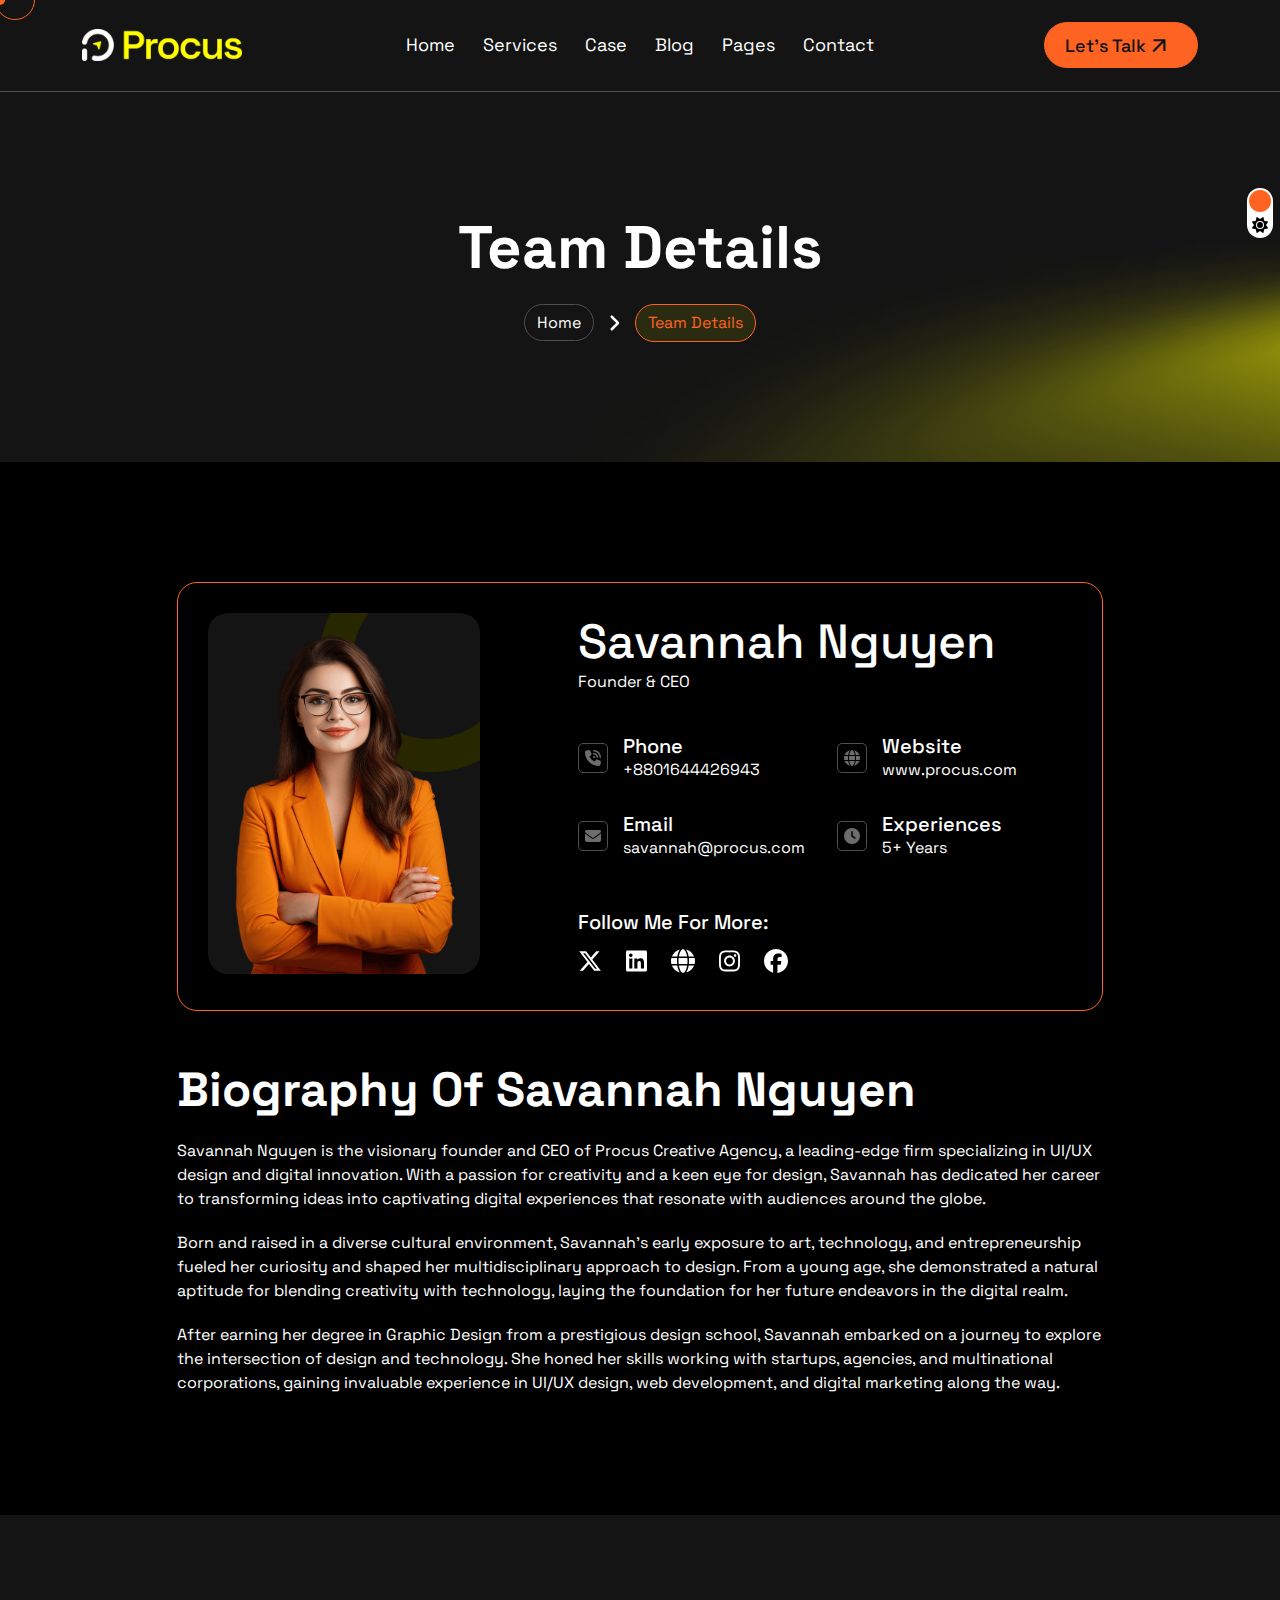
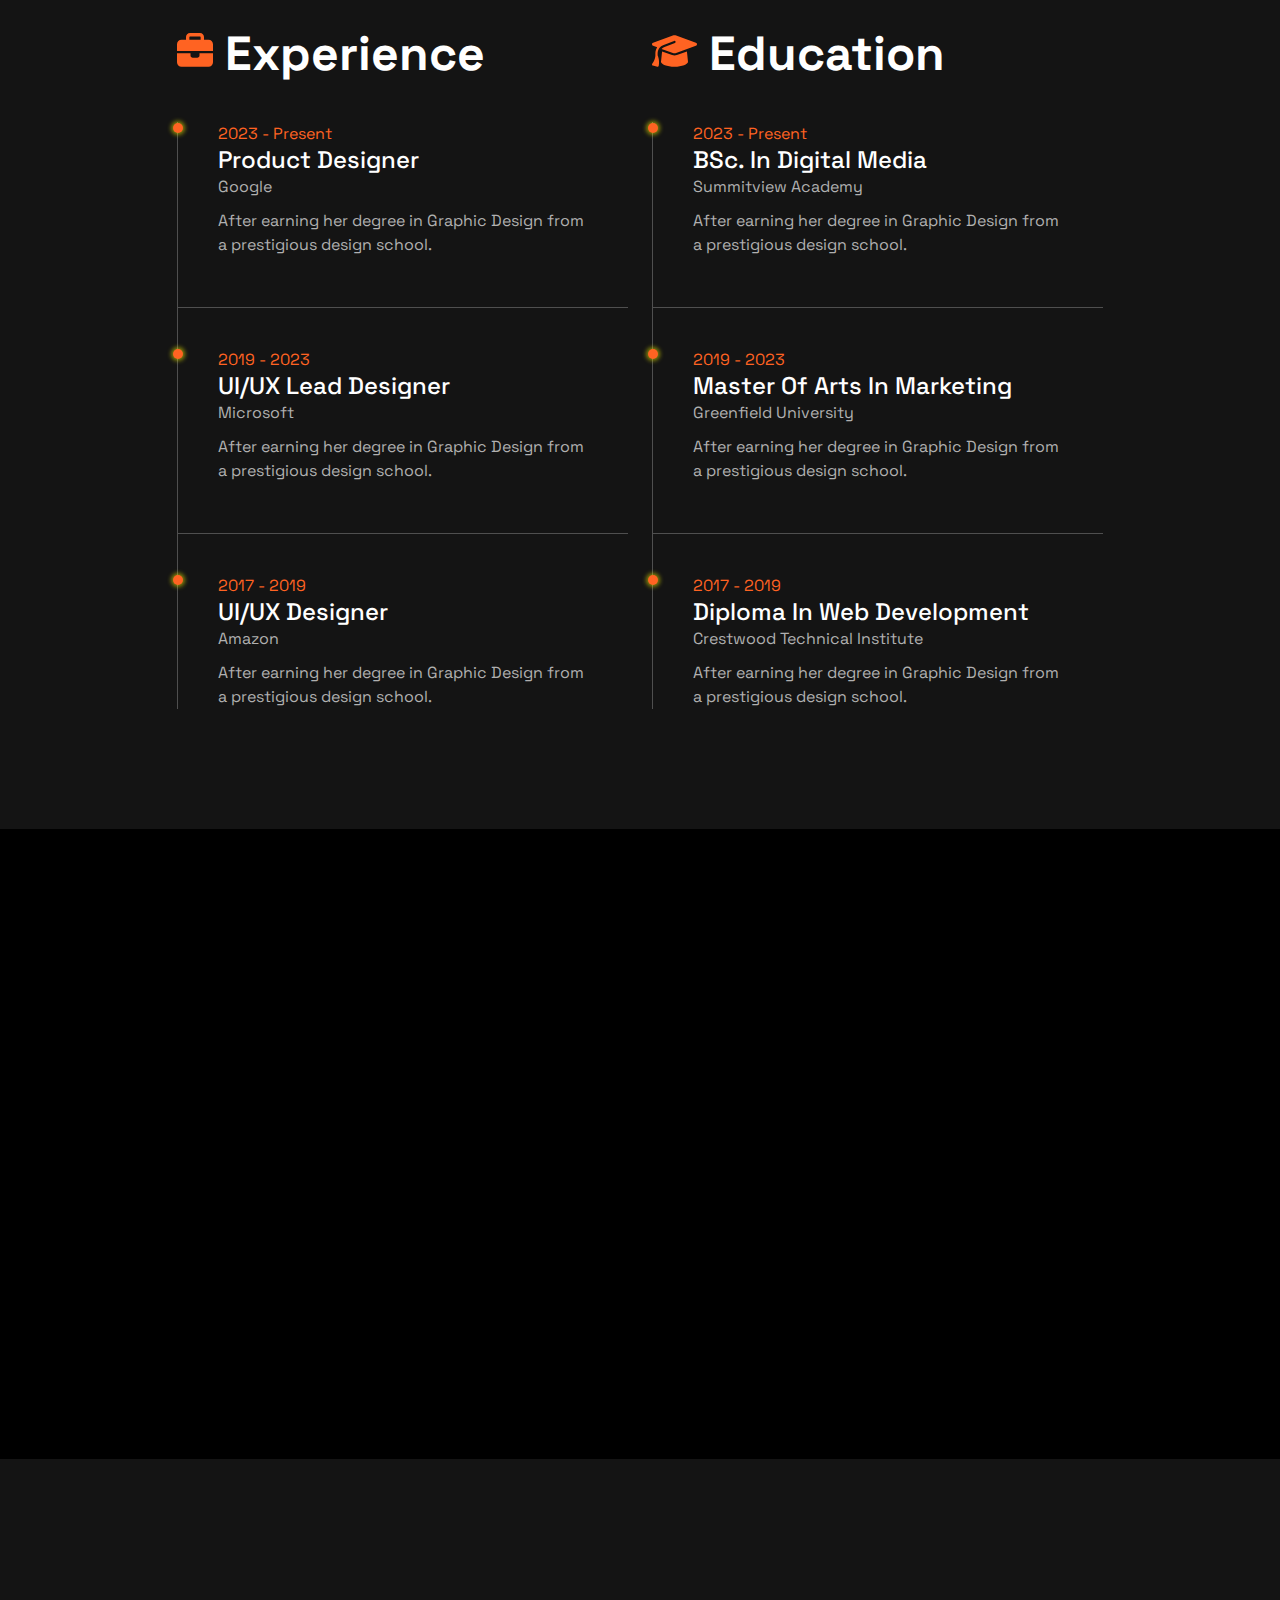
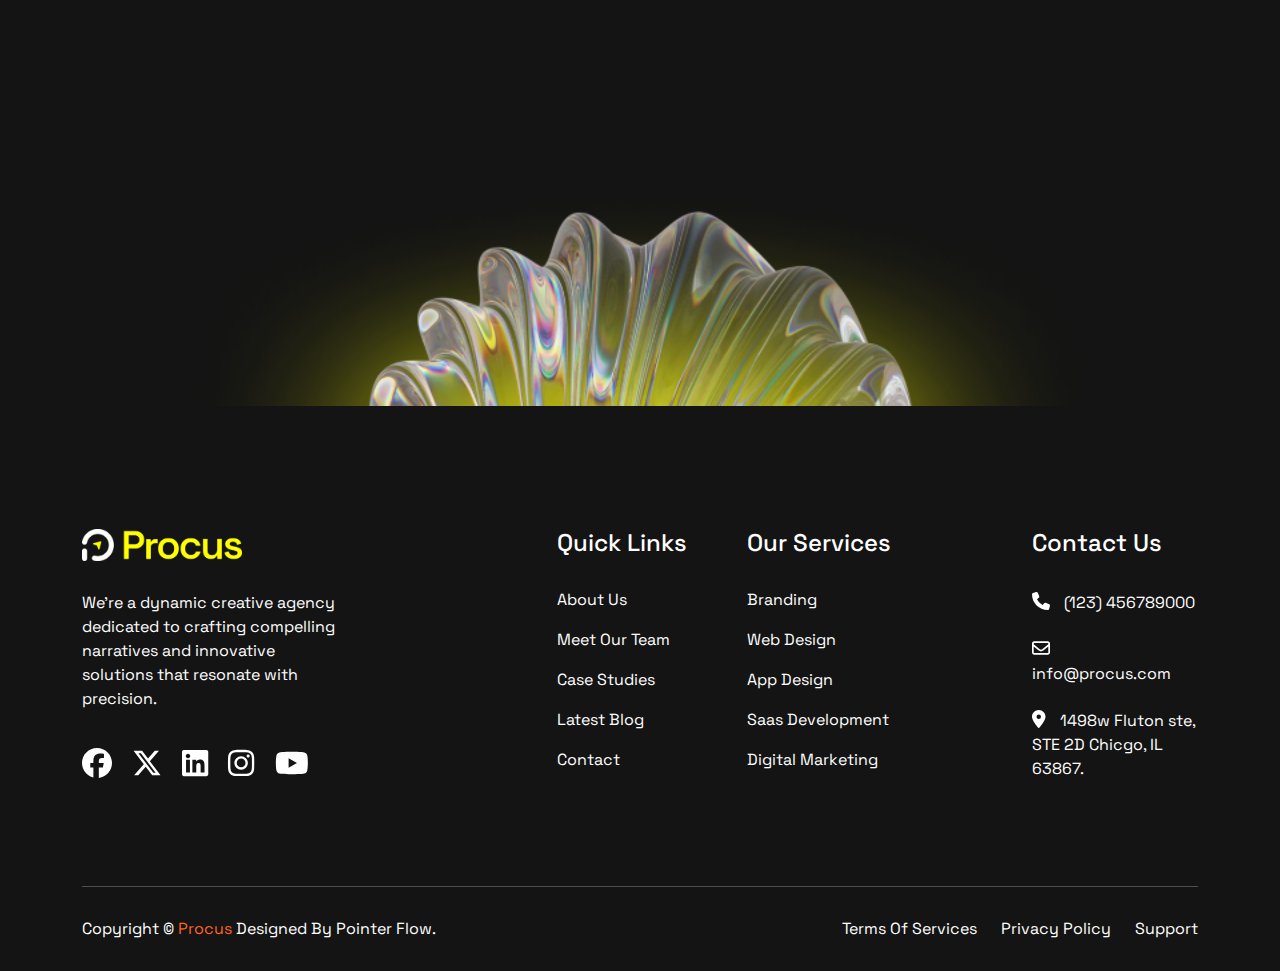
<file: team-single.html>
<!DOCTYPE html>
<html lang="en">


<!-- Mirrored from themes.techlynstudio.com/html/procus/procus/team-single.html by HTTrack Website Copier/3.x [XR&CO'2014], Tue, 27 Aug 2024 10:13:10 GMT -->
<head>
    <!-- required meta tags -->
    <meta charset="UTF-8">
    <meta name="viewport" content="width=device-width, initial-scale=1.0">
    <meta http-equiv="X-UA-Compatible" content="ie=edge">

    <!-- page title -->
    <title>Procus - Creative Agency HTML Template</title>

    <!-- favicon -->
    <link rel="shortcut icon" href="assets/images/favicon.png">

    <!-- css files -->
    <link rel="stylesheet" href="assets/css/animate.css">
    <link rel="stylesheet" href="assets/css/bootstrap.min.css">
    <link rel="stylesheet" href="assets/css/font-awesome.css">
    <link rel="stylesheet" href="assets/fonts/remixicon.css">
    <link rel="stylesheet" href="assets/css/magnific-popup.css">
    <link rel="stylesheet" href="assets/css/meanmenu.css">
    <link rel="stylesheet" href="assets/css/slick.css">
    <link rel="stylesheet" href="assets/css/style.css">
</head>

<body class="default">
    <!-- preloader starts -->
    <div id="preloader">
        <div id="loader"></div>
    </div>

    <div class="procus-cursor"></div>
    <div class="procus-cursor2"></div>

    <div class="theme-color-switch">
        <input type="checkbox" class="checkbox" id="checkbox">
        <label for="checkbox" class="checkbox-label">
            <i class="fas fa-moon"></i>
            <i class="fas fa-sun"></i>
            <span class="ball"></span>
        </label>
    </div>

    <!-- header area starts -->
    <header class="header-area">
        <!-- menu area -->
        <div class="menu-area">
            <div class="container">
                <div class="row align-items-center">
                    <div class="col-lg-2">
                        <div class="logo-area">
                            <a class="dark-version" href="index.html"> <img src="assets/images/logo.png" alt="logo"></a>
                            <a class="light-version" href="index.html"> <img src="assets/images/logo-black.png" alt="logo"></a>
                        </div>
                    </div>
                    <div class="col-lg-8 d-none d-lg-block">
                        <nav id="mobile-menu">
                            <ul class="main-menu">
                                <li class="has-submenu"><a href="index.html">home</a>
                                    <ul class="submenu">
                                        <li><a href="index.html">home 01</a></li>
                                        <li><a href="home-2.html">home 02</a></li>
                                        <li><a href="home-3.html">home 03</a></li>
                                    </ul>
                                </li>
                                <li class="has-submenu"><a href="services.html">services</a>
                                    <ul class="submenu">
                                        <li><a href="services.html">services</a></li>
                                        <li><a href="service-single.html">service details</a></li>
                                    </ul>
                                </li>
                                <li class="has-submenu"><a href="case.html">case</a>
                                    <ul class="submenu">
                                        <li><a href="case.html">case</a></li>
                                        <li><a href="case-single.html">case details</a></li>
                                    </ul>
                                </li>
                                <li class="has-submenu"><a href="blog.html">blog</a>
                                    <ul class="submenu">
                                        <li><a href="blog-6.html">blog full width</a></li>
                                        <li><a href="blog.html">blog column 2</a></li>
                                        <li><a href="blog-2.html">blog column 2</a></li>
                                        <li><a href="blog-3.html">blog list</a></li>
                                        <li><a href="blog-4.html">blog right sidebar</a></li>
                                        <li><a href="blog-5.html">blog left sidebar</a></li>
                                        <li><a href="blog-single.html">blog details</a></li>
                                    </ul>
                                </li>
                                <li class="has-submenu"><a href="#">pages</a>
                                    <ul class="submenu">
                                        <li><a href="about.html">about</a></li>
                                        <li><a href="work-process.html">work process</a></li>
                                        <li><a href="team.html">team</a></li>
                                        <li><a href="team-single.html">team details</a></li>
                                        <li><a href="faq.html">FAQ</a></li>
                                        <li><a href="error.html">404</a></li>
                                    </ul>
                                </li>
                                <li><a href="contact.html">contact</a></li>
                            </ul>
                        </nav>
                    </div>
                    <div class="col-lg-2">
                        <div class="nav-right-content">
                            <a href="contact.html" class="primary-btn">Let’s Talk <span><i class="ri-arrow-right-up-line"></i></span></a>
                        </div>
                    </div>
                </div>
            </div>

            <div class="mobile-menu"></div>
        </div>
    </header>

    <!-- breadcrumb starts -->
    <section class="breadcrumb-section" style="background-image: url(assets/images/breadcrumb-bg.png)">
        <div class="container">
            <div class="row">
                <div class="col-12">
                    <h1>team details</h1>
                    <ul class="breadcrumb-meta">
                        <li><a href="index.html">home</a></li>
                        <li><span><i class="fa-solid fa-angle-right"></i></span></li>
                        <li class="active">team details</li>
                    </ul>
                </div>
            </div>
        </div>
    </section>

    <!-- team member info starts --> 
    <section class="team-member-info pt-120 pb-110">
        <div class="container">
            <div class="row">
                <div class="col-lg-10 offset-lg-1 wow fadeInUp" data-wow-delay=".2s">
                    <div class="member-info-box mb-50">
                        <div class="row">
                            <div class="col-lg-4">
                                <div class="member-image">
                                    <img src="assets/images/team-details.png" alt="member-image">
                                </div>
                            </div>
                            <div class="col-xl-7 offset-xl-1 col-lg-8">
                                <div class="member-content">
                                    <h2>Savannah Nguyen</h2>
                                    <span>Founder & CEO</span>
                                    <div class="member-info mt-40">
                                        <div class="row">
                                            <div class="col-lg-6">
                                                <div class="single-info">
                                                    <div class="info-icon">
                                                        <span><i class="fa-solid fa-phone-volume"></i></span>
                                                    </div>
                                                    <div class="info-text">
                                                        <h5>phone</h5>
                                                        <span>+8801644426943</span>
                                                    </div>
                                                </div>
                                            </div>
                                            <div class="col-lg-6">
                                                <div class="single-info">
                                                    <div class="info-icon">
                                                        <span><i class="fa-solid fa-globe"></i></span>
                                                    </div>
                                                    <div class="info-text">
                                                        <h5>website</h5>
                                                        <span>www.procus.com</span>
                                                    </div>
                                                </div>
                                            </div>
                                            <div class="col-lg-6">
                                                <div class="single-info">
                                                    <div class="info-icon">
                                                        <span><i class="fa-solid fa-envelope"></i></span>
                                                    </div>
                                                    <div class="info-text">
                                                        <h5>email</h5>
                                                        <span>savannah@procus.com </span>
                                                    </div>
                                                </div>
                                            </div>
                                            <div class="col-lg-6">
                                                <div class="single-info">
                                                    <div class="info-icon">
                                                        <span><i class="fa-solid fa-clock"></i></span>
                                                    </div>
                                                    <div class="info-text">
                                                        <h5>Experiences</h5>
                                                        <span>5+ Years</span>
                                                    </div>
                                                </div>
                                            </div>
                                        </div>
                                    </div>
                                    <div class="member-social mt-20">
                                        <h5>Follow Me for more:</h5>
                                        <ul class="team-social mt-10">
                                            <li><a href="#"><i class="fa-brands fa-x-twitter"></i></a></li>
                                            <li><a href="#"><i class="fa-brands fa-linkedin"></i></a></li>
                                            <li><a href="#"><i class="fa-solid fa-globe"></i></a></li>
                                            <li><a href="#"><i class="fa-brands fa-instagram"></i></a></li>
                                            <li><a href="#"><i class="fa-brands fa-facebook"></i></a></li>
                                        </ul>
                                    </div>
                                </div>
                            </div>
                        </div>
                    </div>
                    <h2>Biography of Savannah Nguyen</h2>
                    <p class="mt-20">Savannah Nguyen is the visionary founder and CEO of Procus Creative Agency, a leading-edge firm specializing in UI/UX design and digital innovation. With a passion for creativity and a keen eye for design, Savannah has dedicated her career to transforming ideas into captivating digital experiences that resonate with audiences around the globe.</p>
                    <p class="mt-20">Born and raised in a diverse cultural environment, Savannah's early exposure to art, technology, and entrepreneurship fueled her curiosity and shaped her multidisciplinary approach to design. From a young age, she demonstrated a natural aptitude for blending creativity with technology, laying the foundation for her future endeavors in the digital realm.</p>
                    <p class="mt-20">After earning her degree in Graphic Design from a prestigious design school, Savannah embarked on a journey to explore the intersection of design and technology. She honed her skills working with startups, agencies, and multinational corporations, gaining invaluable experience in UI/UX design, web development, and digital marketing along the way.</p>
                </div>
            </div>
        </div>
    </section>

    <!-- experience education starts -->
    <section class="experience-education-area py-110">
        <div class="container">
            <div class="row">
                <div class="col-lg-10 offset-lg-1">
                    <div class="row">
                        <div class="col-lg-6">
                            <div class="experience-part">
                                <h2><span><i class="fa-solid fa-briefcase"></i></span> Experience</h2>
                                <div class="all-items">
                                    <div class="single-item mt-40">
                                        <span class="item-date">2023 - Present</span>
                                        <h4>Product Designer</h4>
                                        <span>Google</span>
                                        <p>After earning her degree in Graphic Design from a prestigious design school.</p>
                                    </div>
                                    <div class="single-item">
                                        <span class="item-date">2019 - 2023</span>
                                        <h4>UI/UX Lead Designer</h4>
                                        <span>Microsoft</span>
                                        <p>After earning her degree in Graphic Design from a prestigious design school.</p>
                                    </div>
                                    <div class="single-item">
                                        <span class="item-date">2017 - 2019</span>
                                        <h4>UI/UX Designer</h4>
                                        <span>Amazon</span>
                                        <p>After earning her degree in Graphic Design from a prestigious design school.</p>
                                    </div>
                                </div>
                            </div>
                        </div>
                        <div class="col-lg-6">
                            <div class="education-part">
                                <h2><span><i class="fa-solid fa-graduation-cap"></i></span> education</h2>
                                <div class="all-items mt-40">
                                    <div class="single-item">
                                        <span class="item-date">2023 - Present</span>
                                        <h4>BSc. in Digital Media</h4>
                                        <span>Summitview Academy</span>
                                        <p>After earning her degree in Graphic Design from a prestigious design school.</p>
                                    </div>
                                    <div class="single-item">
                                        <span class="item-date">2019 - 2023</span>
                                        <h4>Master of Arts in Marketing</h4>
                                        <span>Greenfield University</span>
                                        <p>After earning her degree in Graphic Design from a prestigious design school.</p>
                                    </div>
                                    <div class="single-item">
                                        <span class="item-date">2017 - 2019</span>
                                        <h4>Diploma in Web Development</h4>
                                        <span>Crestwood Technical Institute</span>
                                        <p>After earning her degree in Graphic Design from a prestigious design school.</p>
                                    </div>
                                </div>
                            </div>
                        </div>
                    </div>
                </div>
            </div>
        </div>
    </section>

    <!-- skills & tools starts -->
    <section class="skills-tools-area pt-120 pb-90">
        <div class="container">
            <div class="row">
                <div class="col-lg-10 offset-lg-1">
                    <div class="row">
                        <div class="col-lg-4 wow fadeInLeft" data-wow-delay=".2s">
                            <h2>Skills & tools</h2>
                            <p class="mt-20">Savannah Nguyen is the visionary founder and CEO of Procus Creative Agency, a leading-edge firm specializing in UI/UX design and digital innovation.</p>
                            <p class="mt-20">With a passion for creativity and a keen eye for design, Savannah has dedicated her career to transforming ideas into captivating digital experiences that resonate with audiences around the globe.</p>
                        </div>
                        <div class="col-xl-7 offset-xl-1 col-lg-8 wow fadeInRight" data-wow-delay=".2s">
                            <div class="all-tools">
                                <div class="row">
                                    <div class="col-md-4 col-6">
                                        <div class="single-tool">
                                            <img src="assets/images/figma-icon.png" alt="tool">
                                            <h4>figma</h4>
                                        </div>
                                    </div>
                                    <div class="col-md-4 col-6">
                                        <div class="single-tool">
                                            <img src="assets/images/photoshop-icon.png" alt="tool">
                                            <h4>photoshop</h4>
                                        </div>
                                    </div>
                                    <div class="col-md-4 col-6">
                                        <div class="single-tool">
                                            <img src="assets/images/illustrator-icon.png" alt="tool">
                                            <h4>Illustrator</h4>
                                        </div>
                                    </div>
                                    <div class="col-md-4 col-6">
                                        <div class="single-tool">
                                            <img src="assets/images/framer-icon.png" alt="tool">
                                            <h4>framer</h4>
                                        </div>
                                    </div>
                                    <div class="col-md-4 col-6">
                                        <div class="single-tool">
                                            <img src="assets/images/after-effect-icon.png" alt="tool">
                                            <h4>after effects</h4>
                                        </div>
                                    </div>
                                    <div class="col-md-4 col-6">
                                        <div class="single-tool">
                                            <img src="assets/images/wordpress-icon.png" alt="tool">
                                            <h4>wordpress</h4>
                                        </div>
                                    </div>
                                </div>
                            </div>
                        </div>
                    </div>
                </div>
            </div>
        </div>
    </section>

    <!-- get in touch area starts -->
    <div class="get-in-touch-area" style="background-image: url(assets/images/get-in-touch-bg.png)">
        <div class="container">
            <div class="row">
                <div class="col-lg-12 wow fadeIn" data-wow-delay=".2s">
                    <a href="contact.html" class="big-title"><span>Get in touch</span><span class="icon"><i class="ri-arrow-right-up-line"></i></span></a>
                </div>
            </div>
        </div>
    </div>


    <!-- footer area starts -->
    <footer class="footer-area">
        <!-- footer widget -->
        <div class="footer-widget">
            <div class="container">
                <div class="row footer-widget-wrapper pt-100 pb-70">
                    <div class="col-md-6 col-lg-3">
                        <div class="footer-widget-box about-us">
                            <a href="index.html" class="footer-logo">
                                <img src="assets/images/logo.png" alt="logo">
                            </a>
                            <a href="index.html" class="footer-logo logo-black">
                                <img src="assets/images/logo-black.png" alt="logo">
                            </a>
                            <p>We're a dynamic creative agency dedicated to crafting compelling narratives and innovative solutions that resonate with precision.</p>
                            <ul class="footer-social">
                                <li><a href="#"><i class="fa-brands fa-facebook"></i></a></li>
                                <li><a href="#"><i class="fa-brands fa-x-twitter"></i></a></li>
                                <li><a href="#"><i class="fa-brands fa-linkedin"></i></a></li>
                                <li><a href="#"><i class="fa-brands fa-instagram"></i></a></li>
                                <li><a href="#"><i class="fa-brands fa-youtube"></i></a></li>
                            </ul>
                        </div>
                    </div>
                    <div class="col-md-6 col-lg-2 offset-lg-1 offset-xl-2">
                        <div class="footer-widget-box list">
                            <h4 class="footer-widget-title">Quick Links</h4>
                            <ul class="footer-list">
                                <li><a href="about.html">About us</a></li>
                                <li><a href="team.html">meet our team</a></li>
                                <li><a href="case.html">case studies</a></li>
                                <li><a href="blog.html">latest blog</a></li>
                                <li><a href="contact.html">contact</a></li>
                            </ul>
                        </div>
                    </div>
                    <div class="col-md-6 col-lg-3 col-xl-2">
                        <div class="footer-widget-box list">
                            <h4 class="footer-widget-title">our services</h4>
                            <ul class="footer-list">
                                <li><a href="service-single.html">branding</a></li>
                                <li><a href="service-single.html">web design</a></li>
                                <li><a href="service-single.html">app design</a></li>
                                <li><a href="service-single.html">saas development</a></li>
                                <li><a href="service-single.html">digital marketing</a></li>
                            </ul>
                        </div>
                    </div>
                    <div class="col-md-6 col-lg-3 col-xl-2 offset-xl-1">
                        <div class="footer-widget-box">
                            <h4 class="footer-widget-title">Contact Us</h4>
                            <ul class="footer-contact">
                                <li><a href="#"><span class="contact-icon"><i class="fa-solid fa-phone"></i></span> (123) 456789000</a></li>
                                <li><a href="#"><span class="contact-icon"><i class="fa-regular fa-envelope"></i></span><span> info@procus.com</span></a></li>
                                <li><a href="#"><span class="contact-icon"><i class="fa-solid fa-location-dot"></i></span> 1498w Fluton ste, STE 2D Chicgo, IL 63867.</a></li>
                            </ul>
                        </div>
                    </div>
                </div>
            </div>
        </div>

        <!-- copyright -->
        <div class="copyright">
            <div class="container">
                <div class="copyright-content">
                    <div class="row">
                        <div class="col-lg-6 align-self-center">
                            <p class="copyright-text">
                                Copyright &copy; <span id="date"></span> <a href="index.html"> Procus</a> Designed by Pointer Flow.
                            </p>
                        </div>
                        <div class="col-lg-6 align-self-center">
                            <ul class="footer-menu">
                                <li><a href="terms.html">Terms Of Services</a></li>
                                <li><a href="privacy.html">Privacy Policy</a></li>
                                <li><a href="contact.html">Support</a></li>
                            </ul>
                        </div>
                    </div>
                </div>
            </div>
        </div>
    </footer>

    <!-- back to top -->
    <div class="back-to-top">
        <span><i class="fa fa-angle-up"></i></span>
    </div>

    <!-- javascript files -->
    <script src="assets/js/jquery-2.2.4.min.js"></script>
    <script src="assets/js/bootstrap.min.js"></script>
    <script src="assets/js/font-awesome.js"></script>
    <script src="assets/js/counterup.min.js"></script>
    <script src="assets/js/magnific-popup.js"></script>
    <script src="assets/js/mousemove.js"></script>
    <script src="assets/js/meanmenu.min.js"></script>
    <script src="assets/js/slick.min.js"></script>
    <script src="assets/js/easing.min.js"></script>
    <script src="assets/js/waypoints.min.js"></script>
    <script src="assets/js/wow.min.js"></script>
    <script src="assets/js/main.js"></script>
</body>


<!-- Mirrored from themes.techlynstudio.com/html/procus/procus/team-single.html by HTTrack Website Copier/3.x [XR&CO'2014], Tue, 27 Aug 2024 10:13:12 GMT -->
</html>
</file>
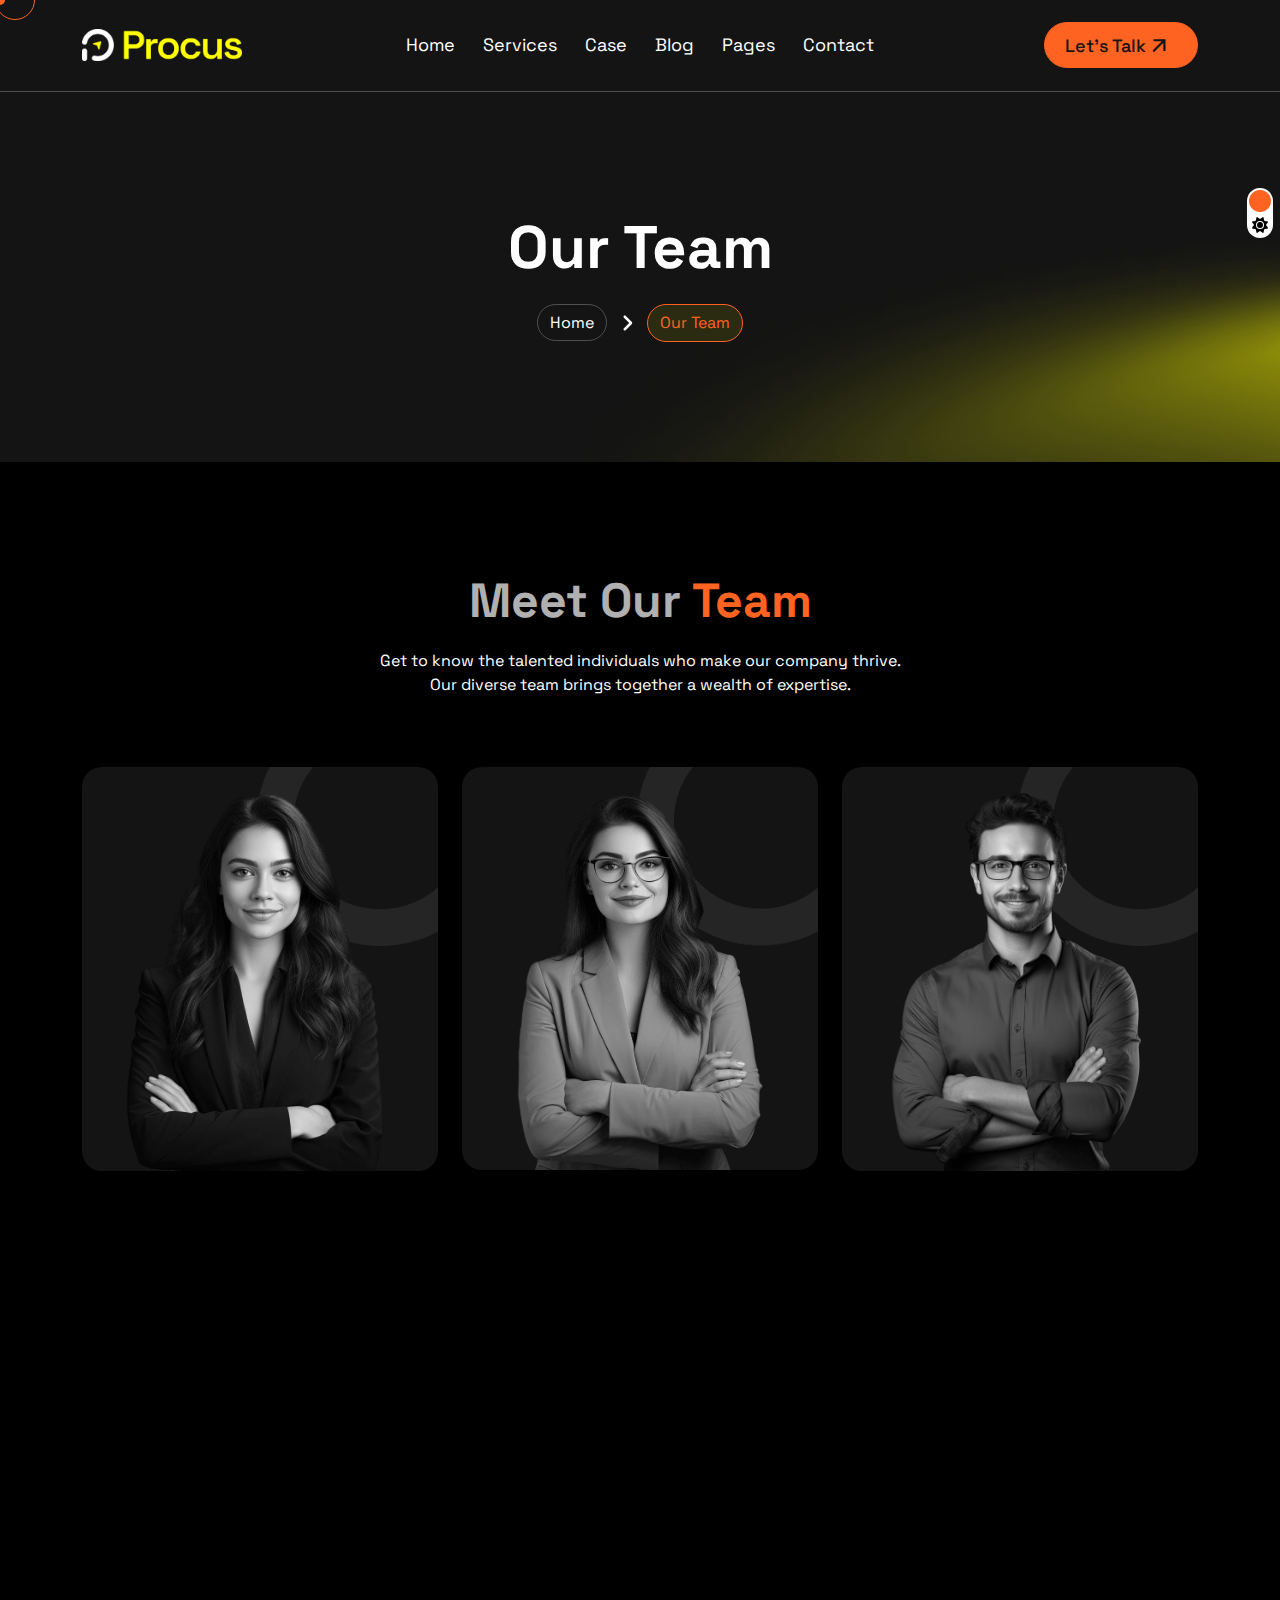
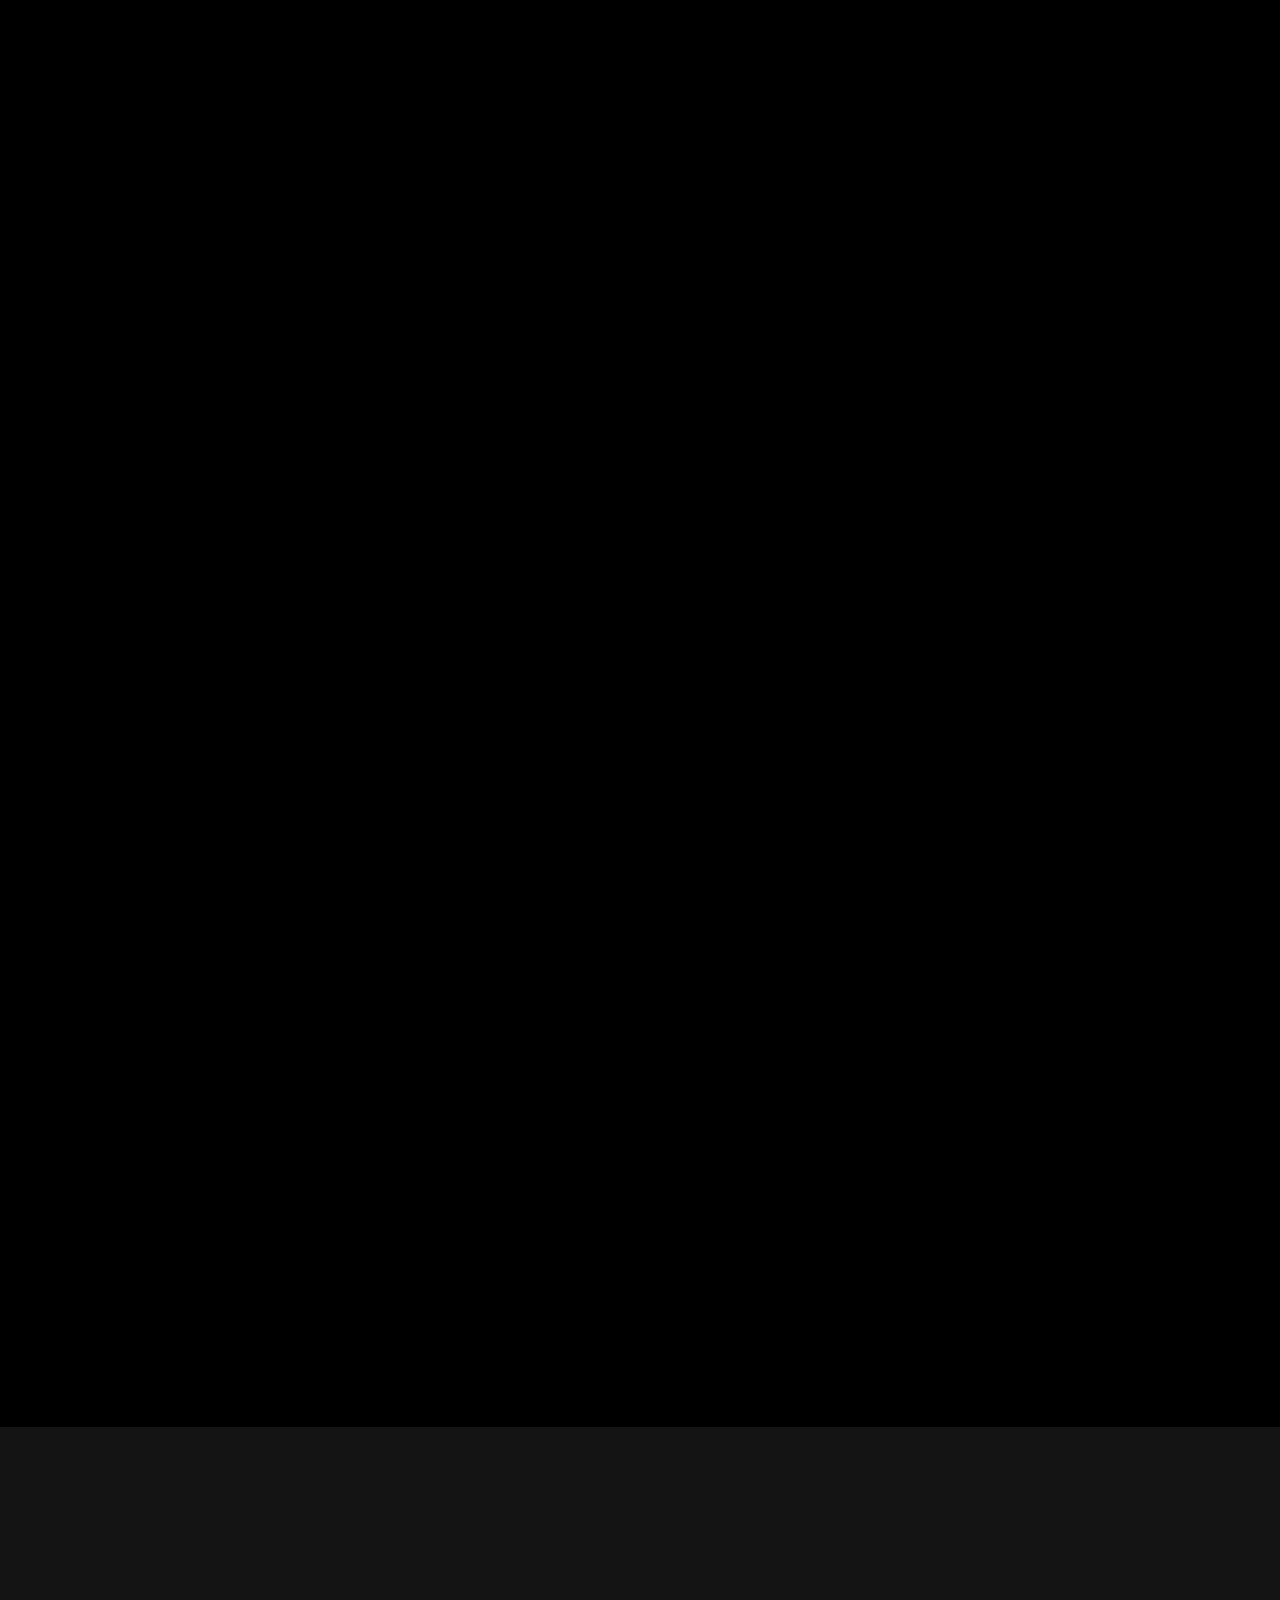
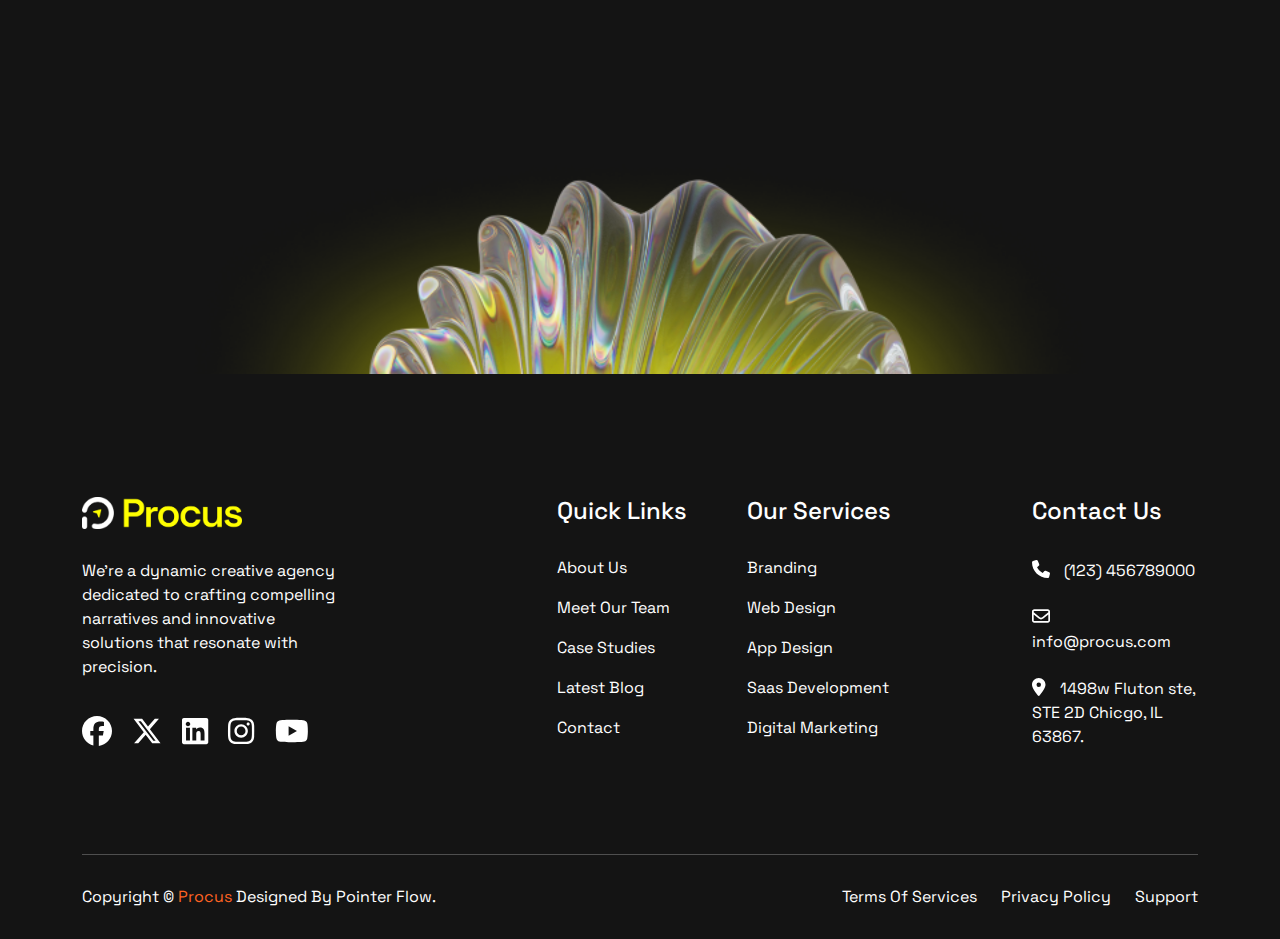
<file: team.html>
<!DOCTYPE html>
<html lang="en">


<!-- Mirrored from themes.techlynstudio.com/html/procus/procus/team.html by HTTrack Website Copier/3.x [XR&CO'2014], Tue, 27 Aug 2024 10:13:06 GMT -->
<head>
    <!-- required meta tags -->
    <meta charset="UTF-8">
    <meta name="viewport" content="width=device-width, initial-scale=1.0">
    <meta http-equiv="X-UA-Compatible" content="ie=edge">

    <!-- page title -->
    <title>Procus - Creative Agency HTML Template</title>

    <!-- favicon -->
    <link rel="shortcut icon" href="assets/images/favicon.png">

    <!-- css files -->
    <link rel="stylesheet" href="assets/css/animate.css">
    <link rel="stylesheet" href="assets/css/bootstrap.min.css">
    <link rel="stylesheet" href="assets/css/font-awesome.css">
    <link rel="stylesheet" href="assets/fonts/remixicon.css">
    <link rel="stylesheet" href="assets/css/magnific-popup.css">
    <link rel="stylesheet" href="assets/css/meanmenu.css">
    <link rel="stylesheet" href="assets/css/slick.css">
    <link rel="stylesheet" href="assets/css/style.css">
</head>

<body class="default">
    <!-- preloader starts -->
    <div id="preloader">
        <div id="loader"></div>
    </div>

    <div class="procus-cursor"></div>
    <div class="procus-cursor2"></div>

    <div class="theme-color-switch">
        <input type="checkbox" class="checkbox" id="checkbox">
        <label for="checkbox" class="checkbox-label">
            <i class="fas fa-moon"></i>
            <i class="fas fa-sun"></i>
            <span class="ball"></span>
        </label>
    </div>

    <!-- header area starts -->
    <header class="header-area">
        <!-- menu area -->
        <div class="menu-area">
            <div class="container">
                <div class="row align-items-center">
                    <div class="col-lg-2">
                        <div class="logo-area">
                            <a class="dark-version" href="index.html"> <img src="assets/images/logo.png" alt="logo"></a>
                            <a class="light-version" href="index.html"> <img src="assets/images/logo-black.png" alt="logo"></a>
                        </div>
                    </div>
                    <div class="col-lg-8 d-none d-lg-block">
                        <nav id="mobile-menu">
                            <ul class="main-menu">
                                <li class="has-submenu"><a href="index.html">home</a>
                                    <ul class="submenu">
                                        <li><a href="index.html">home 01</a></li>
                                        <li><a href="home-2.html">home 02</a></li>
                                        <li><a href="home-3.html">home 03</a></li>
                                    </ul>
                                </li>
                                <li class="has-submenu"><a href="services.html">services</a>
                                    <ul class="submenu">
                                        <li><a href="services.html">services</a></li>
                                        <li><a href="service-single.html">service details</a></li>
                                    </ul>
                                </li>
                                <li class="has-submenu"><a href="case.html">case</a>
                                    <ul class="submenu">
                                        <li><a href="case.html">case</a></li>
                                        <li><a href="case-single.html">case details</a></li>
                                    </ul>
                                </li>
                                <li class="has-submenu"><a href="blog.html">blog</a>
                                    <ul class="submenu">
                                        <li><a href="blog-6.html">blog full width</a></li>
                                        <li><a href="blog.html">blog column 2</a></li>
                                        <li><a href="blog-2.html">blog column 2</a></li>
                                        <li><a href="blog-3.html">blog list</a></li>
                                        <li><a href="blog-4.html">blog right sidebar</a></li>
                                        <li><a href="blog-5.html">blog left sidebar</a></li>
                                        <li><a href="blog-single.html">blog details</a></li>
                                    </ul>
                                </li>
                                <li class="has-submenu"><a href="#">pages</a>
                                    <ul class="submenu">
                                        <li><a href="about.html">about</a></li>
                                        <li><a href="work-process.html">work process</a></li>
                                        <li><a href="team.html">team</a></li>
                                        <li><a href="team-single.html">team details</a></li>
                                        <li><a href="faq.html">FAQ</a></li>
                                        <li><a href="error.html">404</a></li>
                                    </ul>
                                </li>
                                <li><a href="contact.html">contact</a></li>
                            </ul>
                        </nav>
                    </div>
                    <div class="col-lg-2">
                        <div class="nav-right-content">
                            <a href="contact.html" class="primary-btn">Let’s Talk <span><i class="ri-arrow-right-up-line"></i></span></a>
                        </div>
                    </div>
                </div>
            </div>

            <div class="mobile-menu"></div>
        </div>
    </header>

    <!-- breadcrumb starts -->
    <section class="breadcrumb-section" style="background-image: url(assets/images/breadcrumb-bg.png)">
        <div class="container">
            <div class="row">
                <div class="col-12">
                    <h1>Our team</h1>
                    <ul class="breadcrumb-meta">
                        <li><a href="index.html">home</a></li>
                        <li><span><i class="fa-solid fa-angle-right"></i></span></li>
                        <li class="active">our team</li>
                    </ul>
                </div>
            </div>
        </div>
    </section>

    <!-- team members starts --> 
    <section class="team-area pt-110 pb-90">
        <div class="container">
            <div class="row align-items-center">
                <div class="col-lg-6 offset-lg-3 wow fadeInUp" data-wow-delay=".2s">
                    <div class="section-top text-center">
                        <h2>Meet Our <span>Team</span></h2>
                        <p class="mt-20">Get to know the talented individuals who make our company thrive. Our diverse team brings together a wealth of expertise.</p>
                    </div>
                </div>
            </div>
            <div class="row mt-60">
                <div class="col-lg-4 col-sm-6 wow fadeIn" data-wow-delay=".3s">
                    <div class="team-member">
                        <div class="team-image">
                            <a href="team-single.html"><img src="assets/images/team-member-01.png" alt="team-member"></a>
                            <div class="hover-state">
                                <div class="team-content">
                                    <div class="team-bio">
                                        <h4><a href="team-single.html">Savannah Nguyen</a></h4>
                                        <span>founder & CEO</span>
                                    </div>
                                </div>
                                <ul class="team-social">
                                    <li><a href="#"><i class="fa-brands fa-x-twitter"></i></a></li>
                                    <li><a href="#"><i class="fa-brands fa-linkedin"></i></a></li>
                                    <li><a href="#"><i class="fa-solid fa-globe"></i></a></li>
                                    <li><a href="#"><i class="fa-brands fa-instagram"></i></a></li>
                                    <li><a href="#"><i class="fa-brands fa-facebook"></i></a></li>
                                </ul>
                            </div>
                        </div>
                    </div>
                </div>
                <div class="col-lg-4 col-sm-6 wow fadeIn" data-wow-delay=".3s">
                    <div class="team-member">
                        <div class="team-image">
                            <a href="team-single.html"><img src="assets/images/team-member-02.png" alt="team-member"></a>
                            <div class="hover-state">
                                <div class="team-content">
                                    <div class="team-bio">
                                        <h4><a href="team-single.html">Savannah Nguyen</a></h4>
                                        <span>founder & CEO</span>
                                    </div>
                                </div>
                                <ul class="team-social">
                                    <li><a href="#"><i class="fa-brands fa-x-twitter"></i></a></li>
                                    <li><a href="#"><i class="fa-brands fa-linkedin"></i></a></li>
                                    <li><a href="#"><i class="fa-solid fa-globe"></i></a></li>
                                    <li><a href="#"><i class="fa-brands fa-instagram"></i></a></li>
                                    <li><a href="#"><i class="fa-brands fa-facebook"></i></a></li>
                                </ul>
                            </div>
                        </div>
                    </div>
                </div>
                <div class="col-lg-4 col-sm-6 wow fadeIn" data-wow-delay=".3s">
                    <div class="team-member">
                        <div class="team-image">
                            <a href="team-single.html"><img src="assets/images/team-member-03.png" alt="team-member"></a>
                            <div class="hover-state">
                                <div class="team-content">
                                    <div class="team-bio">
                                        <h4><a href="team-single.html">Savannah Nguyen</a></h4>
                                        <span>founder & CEO</span>
                                    </div>
                                </div>
                                <ul class="team-social">
                                    <li><a href="#"><i class="fa-brands fa-x-twitter"></i></a></li>
                                    <li><a href="#"><i class="fa-brands fa-linkedin"></i></a></li>
                                    <li><a href="#"><i class="fa-solid fa-globe"></i></a></li>
                                    <li><a href="#"><i class="fa-brands fa-instagram"></i></a></li>
                                    <li><a href="#"><i class="fa-brands fa-facebook"></i></a></li>
                                </ul>
                            </div>
                        </div>
                    </div>
                </div>
                <div class="col-lg-4 col-sm-6 wow fadeIn" data-wow-delay=".4s">
                    <div class="team-member">
                        <div class="team-image">
                            <a href="team-single.html"><img src="assets/images/team-member-04.png" alt="team-member"></a>
                            <div class="hover-state">
                                <div class="team-content">
                                    <div class="team-bio">
                                        <h4><a href="team-single.html">Savannah Nguyen</a></h4>
                                        <span>founder & CEO</span>
                                    </div>
                                </div>
                                <ul class="team-social">
                                    <li><a href="#"><i class="fa-brands fa-x-twitter"></i></a></li>
                                    <li><a href="#"><i class="fa-brands fa-linkedin"></i></a></li>
                                    <li><a href="#"><i class="fa-solid fa-globe"></i></a></li>
                                    <li><a href="#"><i class="fa-brands fa-instagram"></i></a></li>
                                    <li><a href="#"><i class="fa-brands fa-facebook"></i></a></li>
                                </ul>
                            </div>
                        </div>
                    </div>
                </div>
                <div class="col-lg-4 col-sm-6 wow fadeIn" data-wow-delay=".4s">
                    <div class="team-member">
                        <div class="team-image">
                            <a href="team-single.html"><img src="assets/images/team-member-05.png" alt="team-member"></a>
                            <div class="hover-state">
                                <div class="team-content">
                                    <div class="team-bio">
                                        <h4><a href="team-single.html">Savannah Nguyen</a></h4>
                                        <span>founder & CEO</span>
                                    </div>
                                </div>
                                <ul class="team-social">
                                    <li><a href="#"><i class="fa-brands fa-x-twitter"></i></a></li>
                                    <li><a href="#"><i class="fa-brands fa-linkedin"></i></a></li>
                                    <li><a href="#"><i class="fa-solid fa-globe"></i></a></li>
                                    <li><a href="#"><i class="fa-brands fa-instagram"></i></a></li>
                                    <li><a href="#"><i class="fa-brands fa-facebook"></i></a></li>
                                </ul>
                            </div>
                        </div>
                    </div>
                </div>
                <div class="col-lg-4 col-sm-6 wow fadeIn" data-wow-delay=".4s">
                    <div class="team-member">
                        <div class="team-image">
                            <a href="team-single.html"><img src="assets/images/team-member-06.png" alt="team-member"></a>
                            <div class="hover-state">
                                <div class="team-content">
                                    <div class="team-bio">
                                        <h4><a href="team-single.html">Savannah Nguyen</a></h4>
                                        <span>founder & CEO</span>
                                    </div>
                                </div>
                                <ul class="team-social">
                                    <li><a href="#"><i class="fa-brands fa-x-twitter"></i></a></li>
                                    <li><a href="#"><i class="fa-brands fa-linkedin"></i></a></li>
                                    <li><a href="#"><i class="fa-solid fa-globe"></i></a></li>
                                    <li><a href="#"><i class="fa-brands fa-instagram"></i></a></li>
                                    <li><a href="#"><i class="fa-brands fa-facebook"></i></a></li>
                                </ul>
                            </div>
                        </div>
                    </div>
                </div>
                <div class="col-lg-4 col-sm-6 wow fadeIn" data-wow-delay=".5s">
                    <div class="team-member">
                        <div class="team-image">
                            <a href="team-single.html"><img src="assets/images/team-member-07.png" alt="team-member"></a>
                            <div class="hover-state">
                                <div class="team-content">
                                    <div class="team-bio">
                                        <h4><a href="team-single.html">Savannah Nguyen</a></h4>
                                        <span>founder & CEO</span>
                                    </div>
                                </div>
                                <ul class="team-social">
                                    <li><a href="#"><i class="fa-brands fa-x-twitter"></i></a></li>
                                    <li><a href="#"><i class="fa-brands fa-linkedin"></i></a></li>
                                    <li><a href="#"><i class="fa-solid fa-globe"></i></a></li>
                                    <li><a href="#"><i class="fa-brands fa-instagram"></i></a></li>
                                    <li><a href="#"><i class="fa-brands fa-facebook"></i></a></li>
                                </ul>
                            </div>
                        </div>
                    </div>
                </div>
                <div class="col-lg-4 col-sm-6 wow fadeIn" data-wow-delay=".5s">
                    <div class="team-member">
                        <div class="team-image">
                            <a href="team-single.html"><img src="assets/images/team-member-08.png" alt="team-member"></a>
                            <div class="hover-state">
                                <div class="team-content">
                                    <div class="team-bio">
                                        <h4><a href="team-single.html">Savannah Nguyen</a></h4>
                                        <span>founder & CEO</span>
                                    </div>
                                </div>
                                <ul class="team-social">
                                    <li><a href="#"><i class="fa-brands fa-x-twitter"></i></a></li>
                                    <li><a href="#"><i class="fa-brands fa-linkedin"></i></a></li>
                                    <li><a href="#"><i class="fa-solid fa-globe"></i></a></li>
                                    <li><a href="#"><i class="fa-brands fa-instagram"></i></a></li>
                                    <li><a href="#"><i class="fa-brands fa-facebook"></i></a></li>
                                </ul>
                            </div>
                        </div>
                    </div>
                </div>
                <div class="col-lg-4 col-sm-6 wow fadeIn" data-wow-delay=".5s">
                    <div class="team-member">
                        <div class="team-image">
                            <a href="team-single.html"><img src="assets/images/team-member-09.png" alt="team-member"></a>
                            <div class="hover-state">
                                <div class="team-content">
                                    <div class="team-bio">
                                        <h4><a href="team-single.html">Savannah Nguyen</a></h4>
                                        <span>founder & CEO</span>
                                    </div>
                                </div>
                                <ul class="team-social">
                                    <li><a href="#"><i class="fa-brands fa-x-twitter"></i></a></li>
                                    <li><a href="#"><i class="fa-brands fa-linkedin"></i></a></li>
                                    <li><a href="#"><i class="fa-solid fa-globe"></i></a></li>
                                    <li><a href="#"><i class="fa-brands fa-instagram"></i></a></li>
                                    <li><a href="#"><i class="fa-brands fa-facebook"></i></a></li>
                                </ul>
                            </div>
                        </div>
                    </div>
                </div>
                <div class="col-lg-4 col-sm-6 wow fadeIn" data-wow-delay=".6s">
                    <div class="team-member">
                        <div class="team-image">
                            <a href="team-single.html"><img src="assets/images/team-member-10.png" alt="team-member"></a>
                            <div class="hover-state">
                                <div class="team-content">
                                    <div class="team-bio">
                                        <h4><a href="team-single.html">Savannah Nguyen</a></h4>
                                        <span>founder & CEO</span>
                                    </div>
                                </div>
                                <ul class="team-social">
                                    <li><a href="#"><i class="fa-brands fa-x-twitter"></i></a></li>
                                    <li><a href="#"><i class="fa-brands fa-linkedin"></i></a></li>
                                    <li><a href="#"><i class="fa-solid fa-globe"></i></a></li>
                                    <li><a href="#"><i class="fa-brands fa-instagram"></i></a></li>
                                    <li><a href="#"><i class="fa-brands fa-facebook"></i></a></li>
                                </ul>
                            </div>
                        </div>
                    </div>
                </div>
                <div class="col-lg-4 col-sm-6 wow fadeIn" data-wow-delay=".6s">
                    <div class="team-member">
                        <div class="team-image">
                            <a href="team-single.html"><img src="assets/images/team-member-11.png" alt="team-member"></a>
                            <div class="hover-state">
                                <div class="team-content">
                                    <div class="team-bio">
                                        <h4><a href="team-single.html">Savannah Nguyen</a></h4>
                                        <span>founder & CEO</span>
                                    </div>
                                </div>
                                <ul class="team-social">
                                    <li><a href="#"><i class="fa-brands fa-x-twitter"></i></a></li>
                                    <li><a href="#"><i class="fa-brands fa-linkedin"></i></a></li>
                                    <li><a href="#"><i class="fa-solid fa-globe"></i></a></li>
                                    <li><a href="#"><i class="fa-brands fa-instagram"></i></a></li>
                                    <li><a href="#"><i class="fa-brands fa-facebook"></i></a></li>
                                </ul>
                            </div>
                        </div>
                    </div>
                </div>
                <div class="col-lg-4 col-sm-6 wow fadeIn" data-wow-delay=".6s">
                    <div class="team-member">
                        <div class="team-image">
                            <a href="team-single.html"><img src="assets/images/team-member-12.png" alt="team-member"></a>
                            <div class="hover-state">
                                <div class="team-content">
                                    <div class="team-bio">
                                        <h4><a href="team-single.html">Savannah Nguyen</a></h4>
                                        <span>founder & CEO</span>
                                    </div>
                                </div>
                                <ul class="team-social">
                                    <li><a href="#"><i class="fa-brands fa-x-twitter"></i></a></li>
                                    <li><a href="#"><i class="fa-brands fa-linkedin"></i></a></li>
                                    <li><a href="#"><i class="fa-solid fa-globe"></i></a></li>
                                    <li><a href="#"><i class="fa-brands fa-instagram"></i></a></li>
                                    <li><a href="#"><i class="fa-brands fa-facebook"></i></a></li>
                                </ul>
                            </div>
                        </div>
                    </div>
                </div>
                <div class="col-lg-4 col-sm-6 wow fadeIn" data-wow-delay=".7s">
                    <div class="team-member">
                        <div class="team-image">
                            <a href="team-single.html"><img src="assets/images/team-member-13.png" alt="team-member"></a>
                            <div class="hover-state">
                                <div class="team-content">
                                    <div class="team-bio">
                                        <h4><a href="team-single.html">Savannah Nguyen</a></h4>
                                        <span>founder & CEO</span>
                                    </div>
                                </div>
                                <ul class="team-social">
                                    <li><a href="#"><i class="fa-brands fa-x-twitter"></i></a></li>
                                    <li><a href="#"><i class="fa-brands fa-linkedin"></i></a></li>
                                    <li><a href="#"><i class="fa-solid fa-globe"></i></a></li>
                                    <li><a href="#"><i class="fa-brands fa-instagram"></i></a></li>
                                    <li><a href="#"><i class="fa-brands fa-facebook"></i></a></li>
                                </ul>
                            </div>
                        </div>
                    </div>
                </div>
                <div class="col-lg-4 col-sm-6 wow fadeIn" data-wow-delay=".7s">
                    <div class="team-member">
                        <div class="team-image">
                            <a href="team-single.html"><img src="assets/images/team-member-14.png" alt="team-member"></a>
                            <div class="hover-state">
                                <div class="team-content">
                                    <div class="team-bio">
                                        <h4><a href="team-single.html">Savannah Nguyen</a></h4>
                                        <span>founder & CEO</span>
                                    </div>
                                </div>
                                <ul class="team-social">
                                    <li><a href="#"><i class="fa-brands fa-x-twitter"></i></a></li>
                                    <li><a href="#"><i class="fa-brands fa-linkedin"></i></a></li>
                                    <li><a href="#"><i class="fa-solid fa-globe"></i></a></li>
                                    <li><a href="#"><i class="fa-brands fa-instagram"></i></a></li>
                                    <li><a href="#"><i class="fa-brands fa-facebook"></i></a></li>
                                </ul>
                            </div>
                        </div>
                    </div>
                </div>
                <div class="col-lg-4 col-sm-6 wow fadeIn" data-wow-delay=".7s">
                    <div class="team-member">
                        <div class="team-image">
                            <a href="team-single.html"><img src="assets/images/team-member-15.png" alt="team-member"></a>
                            <div class="hover-state">
                                <div class="team-content">
                                    <div class="team-bio">
                                        <h4><a href="team-single.html">Savannah Nguyen</a></h4>
                                        <span>founder & CEO</span>
                                    </div>
                                </div>
                                <ul class="team-social">
                                    <li><a href="#"><i class="fa-brands fa-x-twitter"></i></a></li>
                                    <li><a href="#"><i class="fa-brands fa-linkedin"></i></a></li>
                                    <li><a href="#"><i class="fa-solid fa-globe"></i></a></li>
                                    <li><a href="#"><i class="fa-brands fa-instagram"></i></a></li>
                                    <li><a href="#"><i class="fa-brands fa-facebook"></i></a></li>
                                </ul>
                            </div>
                        </div>
                    </div>
                </div>
            </div>
        </div>
    </section>

    <!-- get in touch area starts -->
    <div class="get-in-touch-area" style="background-image: url(assets/images/get-in-touch-bg.png)">
        <div class="container">
            <div class="row">
                <div class="col-lg-12 wow fadeIn" data-wow-delay=".2s">
                    <a href="contact.html" class="big-title"><span>Get in touch</span><span class="icon"><i class="ri-arrow-right-up-line"></i></span></a>
                </div>
            </div>
        </div>
    </div>


    <!-- footer area starts -->
    <footer class="footer-area">
        <!-- footer widget -->
        <div class="footer-widget">
            <div class="container">
                <div class="row footer-widget-wrapper pt-100 pb-70">
                    <div class="col-md-6 col-lg-3">
                        <div class="footer-widget-box about-us">
                            <a href="index.html" class="footer-logo">
                                <img src="assets/images/logo.png" alt="logo">
                            </a>
                            <a href="index.html" class="footer-logo logo-black">
                                <img src="assets/images/logo-black.png" alt="logo">
                            </a>
                            <p>We're a dynamic creative agency dedicated to crafting compelling narratives and innovative solutions that resonate with precision.</p>
                            <ul class="footer-social">
                                <li><a href="#"><i class="fa-brands fa-facebook"></i></a></li>
                                <li><a href="#"><i class="fa-brands fa-x-twitter"></i></a></li>
                                <li><a href="#"><i class="fa-brands fa-linkedin"></i></a></li>
                                <li><a href="#"><i class="fa-brands fa-instagram"></i></a></li>
                                <li><a href="#"><i class="fa-brands fa-youtube"></i></a></li>
                            </ul>
                        </div>
                    </div>
                    <div class="col-md-6 col-lg-2 offset-lg-1 offset-xl-2">
                        <div class="footer-widget-box list">
                            <h4 class="footer-widget-title">Quick Links</h4>
                            <ul class="footer-list">
                                <li><a href="about.html">About us</a></li>
                                <li><a href="team.html">meet our team</a></li>
                                <li><a href="case.html">case studies</a></li>
                                <li><a href="blog.html">latest blog</a></li>
                                <li><a href="contact.html">contact</a></li>
                            </ul>
                        </div>
                    </div>
                    <div class="col-md-6 col-lg-3 col-xl-2">
                        <div class="footer-widget-box list">
                            <h4 class="footer-widget-title">our services</h4>
                            <ul class="footer-list">
                                <li><a href="service-single.html">branding</a></li>
                                <li><a href="service-single.html">web design</a></li>
                                <li><a href="service-single.html">app design</a></li>
                                <li><a href="service-single.html">saas development</a></li>
                                <li><a href="service-single.html">digital marketing</a></li>
                            </ul>
                        </div>
                    </div>
                    <div class="col-md-6 col-lg-3 col-xl-2 offset-xl-1">
                        <div class="footer-widget-box">
                            <h4 class="footer-widget-title">Contact Us</h4>
                            <ul class="footer-contact">
                                <li><a href="#"><span class="contact-icon"><i class="fa-solid fa-phone"></i></span> (123) 456789000</a></li>
                                <li><a href="#"><span class="contact-icon"><i class="fa-regular fa-envelope"></i></span><span> info@procus.com</span></a></li>
                                <li><a href="#"><span class="contact-icon"><i class="fa-solid fa-location-dot"></i></span> 1498w Fluton ste, STE 2D Chicgo, IL 63867.</a></li>
                            </ul>
                        </div>
                    </div>
                </div>
            </div>
        </div>

        <!-- copyright -->
        <div class="copyright">
            <div class="container">
                <div class="copyright-content">
                    <div class="row">
                        <div class="col-lg-6 align-self-center">
                            <p class="copyright-text">
                                Copyright &copy; <span id="date"></span> <a href="index.html"> Procus</a> Designed by Pointer Flow.
                            </p>
                        </div>
                        <div class="col-lg-6 align-self-center">
                            <ul class="footer-menu">
                                <li><a href="terms.html">Terms Of Services</a></li>
                                <li><a href="privacy.html">Privacy Policy</a></li>
                                <li><a href="contact.html">Support</a></li>
                            </ul>
                        </div>
                    </div>
                </div>
            </div>
        </div>
    </footer>

    <!-- back to top -->
    <div class="back-to-top">
        <span><i class="fa fa-angle-up"></i></span>
    </div>

    <!-- javascript files -->
    <script src="assets/js/jquery-2.2.4.min.js"></script>
    <script src="assets/js/bootstrap.min.js"></script>
    <script src="assets/js/font-awesome.js"></script>
    <script src="assets/js/counterup.min.js"></script>
    <script src="assets/js/magnific-popup.js"></script>
    <script src="assets/js/mousemove.js"></script>
    <script src="assets/js/meanmenu.min.js"></script>
    <script src="assets/js/slick.min.js"></script>
    <script src="assets/js/easing.min.js"></script>
    <script src="assets/js/waypoints.min.js"></script>
    <script src="assets/js/wow.min.js"></script>
    <script src="assets/js/main.js"></script>
</body>


<!-- Mirrored from themes.techlynstudio.com/html/procus/procus/team.html by HTTrack Website Copier/3.x [XR&CO'2014], Tue, 27 Aug 2024 10:13:10 GMT -->
</html>
</file>
<file: assets/css/style.css>
@charset "UTF-8";
/*-------------------------------------------------------------
theme name: Procus - Creative Agency HTML Template
theme uri: https://themes.techlynstudio.com/html/procus
author: Techlyn
author uri: https://techlynstudio.com/
version: 1.0.0
text domain: procus
-------------------------------------------------------------*/
/*------------------------------------------------------------- 
TABLE OF CONTENTS: 
---------------------------------------------------------------
>> author css
>> navbar
>> header
>> footer
>> breadcrumb
>> tab & accordion
>> animation
>> back to top
>> button 
>> form
>> preloader
>> spacing
>> theme
>> home-02
>> home-03
>> light-version
--------------------------------------------------------------*/
@import url("https://fonts.googleapis.com/css2?family=Space+Grotesk:wght@300..700&amp;display=swap");

/* author css */
body {
  margin: 0;
  color: #ffffff;
  font-size: 16px;
  font-family: "Space Grotesk", sans-serif;
  font-weight: 400;
  overflow-x: hidden;
}

h1 {
  color: #ffffff;
  font-size: 60px;
  font-weight: 700;
}

@media (max-width: 767.98px) {
  h1 {
    font-size: 42px;
  }
}

h2 {
  color: #B0B0B0;
  font-size: 48px;
  font-weight: 700;
}

h2 span {
  color: #ff6322;
}

@media (max-width: 767.98px) {
  h2 {
    font-size: 36px;
  }
}

h3 {
  color: #B0B0B0;
  font-size: 36px;
  font-weight: 600;
}

@media (max-width: 767.98px) {
  h3 {
    font-size: 24px;
  }
}

h4 {
  color: #ffffff;
  font-size: 24px;
  font-weight: 500;
}

@media (max-width: 767.98px) {
  h4 {
    font-size: 20px;
  }
}

h5 {
  color: #B0B0B0;
  font-size: 20px;
  font-weight: 500;
}

@media (max-width: 767.98px) {
  h5 {
    font-size: 18px;
  }
}

h6 {
  color: #B0B0B0;
  font-size: 18px;
  font-weight: 500;
}

@media (max-width: 767.98px) {
  h6 {
    font-size: 16px;
  }
}

h1,
h2,
h3,
h4,
h5,
h6 {
  font-family: "Space Grotesk", sans-serif;
  text-transform: capitalize;
  line-height: 1.2;
  margin-bottom: 0;
}

p {
  color: #ffffff;
  margin-bottom: 10px;
}

ul {
  margin: 0;
  padding: 0;
  list-style: none;
}

a,
a:hover {
  text-decoration: none;
}

a:focus,
input:focus,
textarea:focus,
select:focus,
button:focus,
.slick-slide {
  outline: none;
}

button {
  cursor: pointer;
}

img {
  width: 100%;
  height: auto;
  display: block;
}

/* navbar */
nav {
  text-align: center;
}

nav .main-menu li {
  display: inline-block;
  position: relative;
  margin-right: 0;
  margin: 0 12px;
  line-height: 1.7;
  z-index: 1;
}

@media (min-width: 768px) and (max-width: 991.98px) {
  nav .main-menu li {
    margin: 0;
  }
}

@media (max-width: 767.98px) {
  nav .main-menu li {
    margin: 0;
  }
}

nav .main-menu li.has-submenu::after {
  content: '\2b';
  font-family: 'FontAwesome';
  font-weight: 900;
  color: #ffffff;
  margin-left: 2px;
  -webkit-transition: all 0.3s ease-in;
  -o-transition: all 0.3s ease-in;
  transition: all 0.3s ease-in;
}
.has-submenu::after{
  content: unset !important;
}

@media (min-width: 768px) and (max-width: 991.98px) {
  nav .main-menu li.has-submenu::after {
    display: none;
  }
}

@media (min-width: 576px) and (max-width: 767.98px) {
  nav .main-menu li.has-submenu::after {
    display: none;
  }
}

@media (max-width: 575.98px) {
  nav .main-menu li.has-submenu::after {
    display: none;
  }
}

nav .main-menu li a {
  color: #ffffff;
  padding: 20px 0;
  font-weight: 400;
  display: inline-block;
  font-size: 18px;
  text-transform: capitalize;
}

@media (min-width: 992px) {
  nav .main-menu li .submenu {
    position: absolute;
    width: 230px;
    top: 120%;
    left: 0;
    background: #141414;
    border: 1px solid #4f4f4f;
    padding: 10px;
    opacity: 0;
    visibility: hidden;
    -webkit-transition: all 0.3s ease-in;
    -o-transition: all 0.3s ease-in;
    transition: all 0.3s ease-in;
    text-align: left;
  }

  nav .main-menu li .submenu li {
    display: block;
    margin-right: initial;
  }

  nav .main-menu li .submenu li a {
    color: #ffffff;
    display: block;
    padding: 7px;
    width: 100%;
  }

  nav .main-menu li .submenu li a:hover {
    color: #ff6322;
  }

  nav .main-menu li:hover.has-submenu::after {
    color: #ff6322;
  }

  nav .main-menu li:hover a {
    color: #ff6322;
  }
}

@media (min-width: 992px) and (min-width: 768px) and (max-width: 991.98px) {
  nav .main-menu li:hover a {
    color: #ffffff;
  }
}

@media (min-width: 992px) {
  nav .main-menu li:hover .submenu {
    top: 115%;
    opacity: 1;
    visibility: visible;
  }
}

.mean-container .mean-nav {
  background: #141414;
}

@media (min-width: 768px) and (max-width: 991.98px) {
  .mean-container .mean-nav {
    margin-top: 80px;
  }
}

@media (max-width: 767.98px) {
  .mean-container .mean-nav {
    margin-top: 80px;
  }
}

.mean-container .mean-bar {
  z-index: 1;
}

.mean-container .mean-bar a.meanmenu-reveal {
  background: #ff6322;
  top: 8px;
  right: 20px !important;
}

@media (min-width: 768px) and (max-width: 991.98px) {
  .mean-container .mean-bar a.meanmenu-reveal {
    top: 14px;
  }
}

@media (max-width: 767.98px) {
  .mean-container .mean-bar a.meanmenu-reveal {
    top: 14px;
  }
}

/* header */
.menu-area {
  background-color: #141414;
  border-bottom: 1px solid #4f4f4f;
  padding: 10px 0;
}

.menu-area .logo-area .dark-version {
  display: block;
}

.menu-area .logo-area .light-version {
  display: none;
}

.menu-area .logo-area img {
  max-width: 160px;
}

.menu-area .nav-right-content {
  text-align: right;
}

@media (min-width: 768px) and (max-width: 991.98px) {
  .menu-area .nav-right-content {
    display: none;
  }
}

@media (max-width: 767.98px) {
  .menu-area .nav-right-content {
    display: none;
  }
}

@media (min-width: 768px) and (max-width: 991.98px) {
  .menu-area {
    padding: 30px 0;
  }
}

@media (max-width: 767.98px) {
  .menu-area {
    padding: 30px 0;
  }
}

.menu-area.fixed-top {
  position: fixed;
  top: 0;
  left: 0;
  width: 100%;
  height: auto;
  background-color: #141414;
  -webkit-animation: fixed_top .6s;
  animation: fixed_top .6s;
}

@-webkit-keyframes fixed_top {
  0% {
    top: -100%;
  }

  100% {
    top: 0;
  }
}

@keyframes fixed_top {
  0% {
    top: -100%;
  }

  100% {
    top: 0;
  }
}

.menu-area-2 {
  background-color: transparent;
  position: absolute;
  top: 0;
  left: 0;
  width: 100%;
  z-index: 999;
}

@media (min-width: 992px) {
  .menu-area-2 .nav-right-content .nav-bar.active {
    display: block;
  }

  .menu-area-2 .nav-right-content .nav-bar {
    font-size: 35px;
    cursor: pointer;
    -webkit-transition: all 0.3s ease-in;
    -o-transition: all 0.3s ease-in;
    transition: all 0.3s ease-in;
    display: none;
  }

  .menu-area-2 .nav-right-content .cross-bar {
    display: none;
  }

  .menu-area-2 .nav-right-content .cross-bar.active {
    display: block;
  }

  .menu-area-2 .main-menu {
    opacity: 0;
    visibility: hidden;
    -webkit-transition: all 0.3s ease-in;
    -o-transition: all 0.3s ease-in;
    transition: all 0.3s ease-in;
  }

  .menu-area-2 .main-menu.active {
    opacity: 1;
    visibility: visible;
  }
}

/* footer */
.footer-area {
  background: #141414;
}

.footer-area .footer-logo {
  display: block;
}

.footer-area .logo-black {
  display: none;
}

.footer-widget-box {
  margin-bottom: 30px;
}

.footer-widget {
  position: relative;
  z-index: 1;
}

.footer-logo img {
  width: 160px;
  margin-bottom: 30px;
}

@media (max-width: 575.98px) {
  .footer-logo img .footer-logo img {
    width: 180px;
  }
}

.footer-social {
  display: -webkit-box;
  display: -ms-flexbox;
  display: flex;
  gap: 20px;
  margin-top: 30px;
}

.footer-social a {
  font-size: 30px;
  color: #ffffff;
  -webkit-transition: all 0.3s ease-in;
  -o-transition: all 0.3s ease-in;
  transition: all 0.3s ease-in;
}

.footer-social a:hover {
  color: #ff6322;
}

.footer-widget-title {
  color: #ffffff;
  margin-bottom: 30px;
}

.footer-list {
  display: -webkit-box;
  display: -ms-flexbox;
  display: flex;
  -webkit-box-orient: vertical;
  -webkit-box-direction: normal;
  -ms-flex-direction: column;
  flex-direction: column;
  gap: 1rem;
}

.footer-list a {
  color: #ffffff;
  text-transform: capitalize;
  -webkit-transition: all 0.3s ease-in;
  -o-transition: all 0.3s ease-in;
  transition: all 0.3s ease-in;
}

.footer-list a:hover {
  color: #ff6322;
}

.footer-contact li {
  color: #ffffff;
  margin-bottom: 20px;
}

.footer-contact li a {
  color: #ffffff;
  -webkit-transition: all 0.3s ease-in;
  -o-transition: all 0.3s ease-in;
  transition: all 0.3s ease-in;
}

.footer-contact li a span.contact-icon {
  font-size: 18px;
  margin-right: 10px;
  -webkit-transition: all 0.3s ease-in;
  -o-transition: all 0.3s ease-in;
  transition: all 0.3s ease-in;
  color: #ffffff;
  display: inline-block;
}

.copyright {
  background: #141414;
}

.copyright .copyright-content {
  padding: 30px 0;
  border-top: 1px solid #4f4f4f;
}

.copyright .copyright-content .copyright-text {
  color: #ffffff;
  margin-bottom: 0px;
  text-transform: capitalize;
}

.copyright .copyright-content .copyright-text a {
  color: #ff6322;
}

.footer-menu {
  margin: 0;
  padding: 0;
  text-align: right;
}

@media (min-width: 768px) and (max-width: 991.98px) {
  .footer-menu {
    text-align: left;
    margin-top: 20px;
  }
}

@media (max-width: 767.98px) {
  .footer-menu {
    text-align: left;
    margin-top: 20px;
  }
}

.footer-menu li {
  display: inline-block;
  margin-left: 20px;
}

@media (min-width: 768px) and (max-width: 991.98px) {
  .footer-menu li {
    margin-left: 0;
    margin-right: 20px;
  }
}

@media (max-width: 767.98px) {
  .footer-menu li {
    margin-left: 0;
    margin-right: 20px;
  }
}

.footer-menu li a {
  color: #ffffff;
  -webkit-transition: all 0.3s ease-in;
  -o-transition: all 0.3s ease-in;
  transition: all 0.3s ease-in;
}

.footer-menu li a:hover {
  color: #ff6322;
}

.footer-home-2 {
  background: #141414;
}

.footer-home-2 h6 {
  color: #ffffff;
  margin: 30px 0 10px;
}

.footer-home-2 .hero-social-2 {
  -webkit-animation: 0s;
  animation: 0s;
}

.subscribe-form {
  margin-top: 20px;
}

.subscribe-form input {
  color: #ffffff;
  background-color: transparent;
  padding: 15px 0;
  border: transparent;
  border-bottom: 1px solid #4f4f4f;
  margin-right: 40px;
}

.subscribe-form .primary-btn {
  position: relative;
  top: 7px;
}

@media (max-width: 575.98px) {
  .subscribe-form .primary-btn {
    margin-top: 20px;
  }
}

@media (min-width: 768px) and (max-width: 991.98px) {
  .footer-widget-box-2.contact-widget {
    margin-top: 80px;
  }
}

@media (max-width: 767.98px) {
  .footer-widget-box-2.contact-widget {
    margin-top: 80px;
  }
}

.footer-widget-box-2.contact-widget h2 {
  color: #ffffff;
}

.footer-widget-box-2.contact-widget ul {
  margin-top: 30px;
}

.footer-widget-box-2.contact-widget ul li {
  border-bottom: 1px solid #4f4f4f;
  margin: 10px 0;
  padding: 10px 0;
}

.footer-widget-box-2.contact-widget ul li a {
  color: #ffffff;
  -webkit-transition: all 0.3s ease-in;
  -o-transition: all 0.3s ease-in;
  transition: all 0.3s ease-in;
  font-size: 24px;
}

.footer-widget-box-2.contact-widget ul li a:hover {
  color: #ff6322;
}

.footer-widget-box-2.contact-widget ul:last-child {
  font-size: 24px;
}

@media (max-width: 768px) {
  .footer-widget-box-2.contact-widget ul:last-child {
    border-bottom: unset;
  }
}

.copyright-2 {
  background: #141414;
}

.copyright-2 .copyright-content {
  padding: 30px 0 30px;
  border-top: 1px solid #4f4f4f;
}

.copyright-2 .copyright-content .copyright-text {
  color: #ffffff;
  margin-bottom: 0px;
  text-transform: capitalize;
}

.copyright-2 .copyright-content .copyright-text a {
  color: #ff6322;
}

.footer-home-3 {
  background-color: #141414;
}

@media (min-width: 768px) and (max-width: 991.98px) {
  .footer-widget-box-3.about-us {
    margin-bottom: 30px;
  }
}

@media (max-width: 767.98px) {
  .footer-widget-box-3.about-us {
    margin-bottom: 30px;
  }
}

.footer-widget-box-3.about-us h1 {
  font-weight: 500;
}

.footer-widget-box-3.about-us .footer-social-3 {
  margin-top: 40px;
}

.footer-widget-box-3.about-us .footer-social-3 li {
  display: inline-block;
  margin: 0 5px 15px 0;
}

.footer-widget-box-3.about-us .footer-social-3 li a {
  color: #ffffff;
  font-size: 20px;
  text-transform: capitalize;
  display: inline-block;
  padding: 8px 16px;
  border: 1px solid #ffffff;
  border-radius: 30px;
  -webkit-transition: all 0.3s ease-in;
  -o-transition: all 0.3s ease-in;
  transition: all 0.3s ease-in;
}

.footer-widget-box-3.about-us .footer-social-3 li a:hover {
  color: #ff6322;
  border: 1px solid #ff6322;
}

.footer-info-area .info-content {
  padding: 20px 40px;
  border: 1px solid #4f4f4f;
  border-radius: 20px;
}

.footer-info-area .info-content img {
  max-width: 160px;
}

.footer-info-area .info-content a.phone-number,
.footer-info-area .info-content a.email-address,
.footer-info-area .info-content a.location {
  color: #ffffff;
  display: inline-block;
  font-size: 24px;
  font-weight: 500;
  -webkit-transition: all 0.3s ease-in;
  -o-transition: all 0.3s ease-in;
  transition: all 0.3s ease-in;
}

.footer-info-area .info-content a.phone-number:hover,
.footer-info-area .info-content a.email-address:hover,
.footer-info-area .info-content a.location:hover {
  color: #ff6322;
}

@media (min-width: 992px) and (max-width: 1199.98px) {

  .footer-info-area .info-content a.phone-number,
  .footer-info-area .info-content a.email-address,
  .footer-info-area .info-content a.location {
    margin-top: 20px;
  }
}

@media (min-width: 768px) and (max-width: 991.98px) {

  .footer-info-area .info-content a.phone-number,
  .footer-info-area .info-content a.email-address,
  .footer-info-area .info-content a.location {
    margin-top: 20px;
  }
}

@media (max-width: 767.98px) {

  .footer-info-area .info-content a.phone-number,
  .footer-info-area .info-content a.email-address,
  .footer-info-area .info-content a.location {
    margin-top: 20px;
  }
}

.footer-info-area .dark-version {
  display: block;
}

.footer-info-area .light-version {
  display: none;
}

.copyright-3 .copyright-content {
  padding: 80px 0 115px;
  border-top: 1px solid transparent;
}

/* breadcrumb */
.breadcrumb-section {
  background-color: #141414;
  background-repeat: no-repeat;
  background-position: center;
  background-size: cover;
  padding: 120px 0;
  text-align: center;
}

@media (min-width: 768px) and (max-width: 991.98px) {
  .breadcrumb-section {
    padding: 100px 0;
  }
}

@media (max-width: 767.98px) {
  .breadcrumb-section {
    padding: 80px 0;
  }
}

.breadcrumb-section ul {
  margin-top: 20px;
}

.breadcrumb-section ul li {
  display: inline-block;
  margin: 0 5px;
  text-transform: capitalize;
}

@media (min-width: 768px) and (max-width: 991.98px) {
  .breadcrumb-section ul li {
    margin: 0 3px;
  }
}

@media (max-width: 767.98px) {
  .breadcrumb-section ul li {
    margin: 0 3px;
  }
}

.breadcrumb-section ul li a {
  color: #ffffff;
  padding: 7px 12px;
  border: 1px solid #4f4f4f;
  border-radius: 30px;
  -webkit-transition: all 0.3s ease-in;
  -o-transition: all 0.3s ease-in;
  transition: all 0.3s ease-in;
}

.breadcrumb-section ul li a:hover {
  color: #141414;
  background-color: #ff6322;
  border: 1px solid transparent;
}

.breadcrumb-section ul li span {
  font-size: 20px;
  position: relative;
  top: 3px;
}

.breadcrumb-section ul li.active {
  color: #ff6322;
  background-color: rgba(255, 255, 0, 0.1);
  padding: 6px 12px;
  border: 1px solid #ff6322;
  border-radius: 30px;
}

/* tab & accordion */
.service-area .accordion-list li {
  background-color: transparent;
  border: 1px solid #4f4f4f;
  border-radius: 15px;
  margin-bottom: 30px;
}

.service-area .accordion-list li.active {
  border: 1px solid #ff6322;
}

.service-area .accordion-list li.active h3 {
  color: #ff6322;
  padding-top: 50px;
  padding-bottom: 30px;
  margin-bottom: -100px;
}

@media (min-width: 992px) and (max-width: 1199.98px) {
  .service-area .accordion-list li.active h3 {
    padding-bottom: 50px;
  }
}

@media (min-width: 768px) and (max-width: 991.98px) {
  .service-area .accordion-list li.active h3 {
    margin-bottom: 0;
    padding-top: 20px;
    padding-bottom: 0;
  }
}

@media (max-width: 767.98px) {
  .service-area .accordion-list li.active h3 {
    margin-bottom: 0;
    padding-top: 20px;
    padding-bottom: 0;
  }
}

.service-area .accordion-list li h3 {
  cursor: pointer;
  padding: 20px 20px 20px 100px;
  text-transform: capitalize;
  -webkit-transition: all 0.3s ease-in;
  -o-transition: all 0.3s ease-in;
  transition: all 0.3s ease-in;
}

.service-area .accordion-list li h3 span.space-right {
  margin-right: 20px;
}

@media (min-width: 768px) and (max-width: 991.98px) {
  .service-area .accordion-list li h3 {
    padding: 20px;
  }
}

@media (max-width: 767.98px) {
  .service-area .accordion-list li h3 {
    padding: 20px;
  }
}

.service-area .accordion-list li .answer {
  padding: 0 20px 30px 100px;
  position: relative;
}

.service-area .accordion-list li .answer p:first-child {
  margin-top: 40px;
}

@media (min-width: 768px) and (max-width: 991.98px) {
  .service-area .accordion-list li .answer p:first-child {
    margin-top: 0;
  }
}

@media (max-width: 767.98px) {
  .service-area .accordion-list li .answer p:first-child {
    margin-top: 0;
  }
}

@media (min-width: 768px) and (max-width: 991.98px) {
  .service-area .accordion-list li .answer {
    padding: 20px;
  }
}

@media (max-width: 767.98px) {
  .service-area .accordion-list li .answer {
    padding: 20px;
  }
}

.service-area .accordion-list li .answer img.service-image {
  border-radius: 15px;
  width: auto;
  margin-left: auto;
  -webkit-transition: all 0.3s ease-in;
  -o-transition: all 0.3s ease-in;
  transition: all 0.3s ease-in;
}

@media (min-width: 768px) and (max-width: 991.98px) {
  .service-area .accordion-list li .answer img.service-image {
    margin-left: 0;
    margin-top: 35px;
  }
}

@media (max-width: 767.98px) {
  .service-area .accordion-list li .answer img.service-image {
    margin-left: 0;
    margin-top: 35px;
  }
}

@media (max-width: 575.98px) {
  .service-area .accordion-list li .answer img.service-image {
    max-width: 100%;
  }
}

.faq-area .tab-menu {
  margin-bottom: 30px;
  border: 1px solid #4f4f4f;
  border-radius: 5px;
  padding: 10px 0 0;
  width: -webkit-fit-content;
  width: -moz-fit-content;
  width: fit-content;
}

.faq-area .tab-menu .tab-menu-item {
  cursor: pointer;
  -webkit-transition: all 0.3s ease-in;
  -o-transition: all 0.3s ease-in;
  transition: all 0.3s ease-in;
  border: 1px solid #4f4f4f;
  border-radius: 5px;
  margin: 0 9px;
  padding: 7px 10px;
  display: inline-block;
  margin-bottom: 10px;
}

.faq-area .tab-menu .tab-menu-item.active,
.faq-area .tab-menu .tab-menu-item:hover {
  background-color: #ff6322;
  color: #000000;
}

.faq-area .tab-content {
  width: 100%;
}

.faq-area .tab-content .tab-content-item {
  display: none;
}

.faq-area .tab-content .tab-content-item.active {
  display: block;
}

.faq-area .accordion .accordion-item {
  background-color: #141414;
  margin-bottom: 20px;
  border-radius: 10px;
  overflow: hidden;
}

.faq-area .accordion .accordion-item .accordion-header {
  padding: 15px 30px;
  cursor: pointer;
  background-color: #141414;
  position: relative;
  font-size: 24px;
  font-weight: 700;
  color: #B0B0B0;
}

@media (max-width: 575.98px) {
  .faq-area .accordion .accordion-item .accordion-header {
    font-size: 18px;
  }
}

.faq-area .accordion .accordion-item .accordion-header:after {
  content: '+';
  position: absolute;
  right: 20px;
  top: 50%;
  -webkit-transform: translateY(-50%);
  -ms-transform: translateY(-50%);
  transform: translateY(-50%);
  font-size: 30px;
  color: #B0B0B0;
}

.faq-area .accordion .accordion-item .accordion-header.active:after {
  content: '×';
  color: #ff6322;
}

.faq-area .accordion .accordion-item .accordion-header.active {
  color: #ff6322;
}

.faq-area .accordion .accordion-item .accordion-content {
  display: none;
  padding: 0 30px 15px;
  background-color: #141414;
  color: #B0B0B0;
}

.faq-area .accordion .accordion-item .accordion-content.active {
  display: block;
}

/* animation */
.item-rotate {
  -webkit-animation: rotate 9s normal linear infinite;
  animation: rotate 9s normal linear infinite;
}

@-webkit-keyframes rotate {
  0% {
    -webkit-transform: rotate3d(0, 0, 1, 0deg);
    transform: rotate3d(0, 0, 1, 0deg);
  }

  50% {
    -webkit-transform: rotate3d(0, 0, 1, 180deg);
    transform: rotate3d(0, 0, 1, 180deg);
  }

  100% {
    -webkit-transform: rotate3d(0, 0, 1, 360deg);
    transform: rotate3d(0, 0, 1, 360deg);
  }
}

@keyframes rotate {
  0% {
    -webkit-transform: rotate3d(0, 0, 1, 0deg);
    transform: rotate3d(0, 0, 1, 0deg);
  }

  50% {
    -webkit-transform: rotate3d(0, 0, 1, 180deg);
    transform: rotate3d(0, 0, 1, 180deg);
  }

  100% {
    -webkit-transform: rotate3d(0, 0, 1, 360deg);
    transform: rotate3d(0, 0, 1, 360deg);
  }
}

.item-bounce {
  -webkit-animation: bounce 3s infinite ease-in-out;
  animation: bounce 3s infinite ease-in-out;
}

@-webkit-keyframes bounce {
  0% {
    -webkit-transform: translateY(-5px);
    transform: translateY(-5px);
  }

  50% {
    -webkit-transform: translateY(10px);
    transform: translateY(10px);
  }

  100% {
    -webkit-transform: translateY(-5px);
    transform: translateY(-5px);
  }
}

@keyframes bounce {
  0% {
    -webkit-transform: translateY(-5px);
    transform: translateY(-5px);
  }

  50% {
    -webkit-transform: translateY(10px);
    transform: translateY(10px);
  }

  100% {
    -webkit-transform: translateY(-5px);
    transform: translateY(-5px);
  }
}

.item-zooming {
  -webkit-animation: zooming 3s infinite ease-in-out;
  animation: zooming 3s infinite ease-in-out;
}

@-webkit-keyframes zooming {
  0% {
    -webkit-transform: scale(1);
    transform: scale(1);
  }

  50% {
    -webkit-transform: scale(1.2);
    transform: scale(1.2);
  }

  100% {
    -webkit-transform: scale(1);
    transform: scale(1);
  }
}

@keyframes zooming {
  0% {
    -webkit-transform: scale(1);
    transform: scale(1);
  }

  50% {
    -webkit-transform: scale(1.2);
    transform: scale(1.2);
  }

  100% {
    -webkit-transform: scale(1);
    transform: scale(1);
  }
}

.item-ripple {
  -webkit-animation: ripple 3s infinite ease-in-out;
  animation: ripple 3s infinite ease-in-out;
}

@-webkit-keyframes ripple {
  0% {
    -webkit-box-shadow: 0 0 0 0 rgba(244, 111, 5, 0.2), 0 0 0 20px rgba(244, 111, 5, 0.2), 0 0 0 40px rgba(244, 111, 5, 0.2);
    box-shadow: 0 0 0 0 rgba(244, 111, 5, 0.2), 0 0 0 20px rgba(244, 111, 5, 0.2), 0 0 0 40px rgba(244, 111, 5, 0.2);
  }

  100% {
    -webkit-box-shadow: 0 0 0 20px rgba(244, 111, 5, 0.2), 0 0 0 40px rgba(244, 111, 5, 0.1), 0 0 0 60px rgba(244, 111, 5, 0);
    box-shadow: 0 0 0 20px rgba(244, 111, 5, 0.2), 0 0 0 40px rgba(244, 111, 5, 0.1), 0 0 0 60px rgba(244, 111, 5, 0);
  }
}

@keyframes ripple {
  0% {
    -webkit-box-shadow: 0 0 0 0 rgba(244, 111, 5, 0.2), 0 0 0 20px rgba(244, 111, 5, 0.2), 0 0 0 40px rgba(244, 111, 5, 0.2);
    box-shadow: 0 0 0 0 rgba(244, 111, 5, 0.2), 0 0 0 20px rgba(244, 111, 5, 0.2), 0 0 0 40px rgba(244, 111, 5, 0.2);
  }

  100% {
    -webkit-box-shadow: 0 0 0 20px rgba(244, 111, 5, 0.2), 0 0 0 40px rgba(244, 111, 5, 0.1), 0 0 0 60px rgba(244, 111, 5, 0);
    box-shadow: 0 0 0 20px rgba(244, 111, 5, 0.2), 0 0 0 40px rgba(244, 111, 5, 0.1), 0 0 0 60px rgba(244, 111, 5, 0);
  }
}

.item-moveOne {
  -webkit-animation: moveOne 15s infinite ease-in-out;
  animation: moveOne 15s infinite ease-in-out;
}

@-webkit-keyframes moveOne {
  0% {
    -webkit-transform: translateX(0);
    transform: translateX(0);
  }

  50% {
    -webkit-transform: translateX(-100px);
    transform: translateX(-100px);
  }

  100% {
    -webkit-transform: translateX(0);
    transform: translateX(0);
  }
}

@keyframes moveOne {
  0% {
    -webkit-transform: translateX(0);
    transform: translateX(0);
  }

  50% {
    -webkit-transform: translateX(-100px);
    transform: translateX(-100px);
  }

  100% {
    -webkit-transform: translateX(0);
    transform: translateX(0);
  }
}

.item-moveTwo {
  -webkit-animation: moveTwo 15s infinite ease-in-out;
  animation: moveTwo 15s infinite ease-in-out;
}

@-webkit-keyframes moveTwo {
  0% {
    -webkit-transform: translate(0, 0);
    transform: translate(0, 0);
  }

  50% {
    -webkit-transform: translate(-50px, 50px);
    transform: translate(-50px, 50px);
  }

  100% {
    -webkit-transform: translate(0, 0);
    transform: translate(0, 0);
  }
}

@keyframes moveTwo {
  0% {
    -webkit-transform: translate(0, 0);
    transform: translate(0, 0);
  }

  50% {
    -webkit-transform: translate(-50px, 50px);
    transform: translate(-50px, 50px);
  }

  100% {
    -webkit-transform: translate(0, 0);
    transform: translate(0, 0);
  }
}

.scroll-down {
  -webkit-animation: scrollDown 1.5s infinite;
  animation: scrollDown 1.5s infinite;
}

@-webkit-keyframes scrollDown {
  0% {
    bottom: 60px;
  }

  50% {
    bottom: 70px;
  }

  100% {
    bottom: 60px;
  }
}

@keyframes scrollDown {
  0% {
    bottom: 60px;
  }

  50% {
    bottom: 70px;
  }

  100% {
    bottom: 60px;
  }
}

.item-upDown {
  -webkit-animation: upDown 12s infinite ease-in-out;
  animation: upDown 12s infinite ease-in-out;
}

@-webkit-keyframes upDown {
  0% {
    -webkit-transform: translateY(0);
    transform: translateY(0);
  }

  50% {
    -webkit-transform: translateY(-80px);
    transform: translateY(-80px);
  }

  100% {
    -webkit-transform: translateY(0);
    transform: translateY(0);
  }
}

@keyframes upDown {
  0% {
    -webkit-transform: translateY(0);
    transform: translateY(0);
  }

  50% {
    -webkit-transform: translateY(-80px);
    transform: translateY(-80px);
  }

  100% {
    -webkit-transform: translateY(0);
    transform: translateY(0);
  }
}

.item-pulse {
  -webkit-animation: pulse_shadow 2s ease-in-out infinite;
  animation: pulse_shadow 2s ease-in-out infinite;
}

@-webkit-keyframes pulse_shadow {
  0% {
    -webkit-box-shadow: 0px 0px 0px 0px rgba(255, 255, 0, 0.25);
    box-shadow: 0px 0px 0px 0px rgba(255, 255, 0, 0.25);
  }

  100% {
    -webkit-box-shadow: 0px 0px 3px 15px rgba(255, 255, 0, 0);
    box-shadow: 0px 0px 3px 15px rgba(255, 255, 0, 0);
  }
}

@keyframes pulse_shadow {
  0% {
    -webkit-box-shadow: 0px 0px 0px 0px rgba(255, 255, 0, 0.25);
    box-shadow: 0px 0px 0px 0px rgba(255, 255, 0, 0.25);
  }

  100% {
    -webkit-box-shadow: 0px 0px 3px 15px rgba(255, 255, 0, 0);
    box-shadow: 0px 0px 3px 15px rgba(255, 255, 0, 0);
  }
}

/* back to top */
.back-to-top {
  position: fixed;
  right: 50px;
  bottom: 50px;
  color: #141414;
  background-color: #ff6322;
  font-size: 24px;
  font-weight: 700;
  width: 50px;
  height: 50px;
  line-height: 50px;
  border-radius: 50%;
  border: 1px solid transparent;
  text-align: center;
  cursor: pointer;
  -webkit-transition: all 0.3s ease-in;
  -o-transition: all 0.3s ease-in;
  transition: all 0.3s ease-in;
  z-index: 9998;
  display: none;
}

@media (min-width: 768px) and (max-width: 991.98px) {
  .back-to-top {
    display: none !important;
  }
}

@media (max-width: 767.98px) {
  .back-to-top {
    display: none !important;
  }
}

.back-to-top:hover {
  color: #ff6322;
  background-color: transparent;
  border: 1px solid #ff6322;
}

/* button */
.primary-btn {
  color: #141414;
  border: 1px solid #ff6322;
  border-radius: 30px;
  text-align: center;
  font-weight: 500;
  display: inline-block;
  text-transform: capitalize;
  padding: 8px 20px;
  width: -webkit-fit-content;
  width: -moz-fit-content;
  width: fit-content;
  font-size: 18px;
  background: -webkit-gradient(linear, left top, right top, color-stop(50%, transparent), color-stop(50%, #ff6322));
  background: -webkit-linear-gradient(left, transparent 50%, #ff6322 50%);
  background: -o-linear-gradient(left, transparent 50%, #ff6322 50%);
  background: linear-gradient(to right, transparent 50%, #ff6322 50%);
  background-size: 200% 100%;
  background-position: right bottom;
  -webkit-transition: all .3s ease-out;
  -o-transition: all .3s ease-out;
  transition: all .3s ease-out;
}

@media (min-width: 992px) and (max-width: 1199.98px) {
  .primary-btn {
    padding: 8px 10px;
  }
}

.primary-btn span {
  font-size: 26px;
  line-height: 24px;
  position: relative;
  top: 3px;
  left: -5px;
}

.primary-btn:hover {
  background-position: left bottom;
  color: #ff6322;
}

.secondary-btn {
  color: #ff6322;
  border: 1px solid #ff6322;
  border-radius: 30px;
  text-align: center;
  font-weight: 500;
  display: inline-block;
  text-transform: capitalize;
  padding: 8px 20px;
  width: -webkit-fit-content;
  width: -moz-fit-content;
  width: fit-content;
  font-size: 18px;
  background: -webkit-gradient(linear, left top, right top, color-stop(50%, #ff6322), color-stop(50%, transparent));
  background: -webkit-linear-gradient(left, #ff6322 50%, transparent 50%);
  background: -o-linear-gradient(left, #ff6322 50%, transparent 50%);
  background: linear-gradient(to right, #ff6322 50%, transparent 50%);
  background-size: 200% 100%;
  background-position: right bottom;
  -webkit-transition: all .3s ease-out;
  -o-transition: all .3s ease-out;
  transition: all .3s ease-out;
}

@media (min-width: 992px) and (max-width: 1199.98px) {
  .secondary-btn {
    padding: 8px 10px;
  }
}

.secondary-btn:hover {
  background-position: left bottom;
  color: #141414;
}

/* form */
@media (min-width: 768px) and (max-width: 991.98px) {
  .contact-form-3 {
    margin-top: 40px;
  }
}

@media (max-width: 767.98px) {
  .contact-form-3 {
    margin-top: 40px;
  }
}

.contact-form-3 .budget-option {
  display: inline-block;
  margin: 0 10px 10px 0;
}

.contact-form-3 .budget-option input {
  display: none;
}

.contact-form-3 .budget-option span {
  font-size: 16px;
  display: inline-block;
  padding: 8px 16px;
  border: 1px solid #4f4f4f;
  border-radius: 30px;
  cursor: pointer;
  -webkit-transition: background-color 0.3s, color 0.3s;
  -o-transition: background-color 0.3s, color 0.3s;
  transition: background-color 0.3s, color 0.3s;
}

.contact-form-3 .budget-option input:checked+span {
  background-color: #ff6322;
  color: #141414;
  border: 1px solid transparent;
}

.contact-form-3 form {
  display: -webkit-box;
  display: -ms-flexbox;
  display: flex;
  -webkit-box-orient: vertical;
  -webkit-box-direction: normal;
  -ms-flex-direction: column;
  flex-direction: column;
}

.contact-form-3 .form-group {
  margin-bottom: 20px;
}

.contact-form-3 label {
  font-size: 24px;
  font-weight: 500;
  margin-bottom: 10px;
  display: block;
}

.contact-form-3 input,
.contact-form-3 textarea {
  width: 100%;
  padding: 10px;
  background-color: transparent;
  border: none;
  border-bottom: 1px solid #cccccc;
  /* Example border color */
  color: #ffffff;
  font-size: 16px;
  outline: none;
  margin-bottom: 10px;
}

.contact-form-3 input::-webkit-input-placeholder,
.contact-form-3 textarea::-webkit-input-placeholder {
  color: rgba(255, 255, 255, 0.5);
  /* Example white color */
}

.contact-form-3 input:-ms-input-placeholder,
.contact-form-3 textarea:-ms-input-placeholder {
  color: rgba(255, 255, 255, 0.5);
  /* Example white color */
}

.contact-form-3 input::-ms-input-placeholder,
.contact-form-3 textarea::-ms-input-placeholder {
  color: rgba(255, 255, 255, 0.5);
  /* Example white color */
}

.contact-form-3 input::placeholder,
.contact-form-3 textarea::placeholder {
  color: rgba(255, 255, 255, 0.5);
  /* Example white color */
}

.contact-form-3 .radio-buttons .form-group {
  padding: 10px 45px 10px 15px;
  border: 1px solid #4f4f4f;
  border-radius: 20px;
  display: inline-block;
  margin-right: 15px;
  line-height: 0;
  margin-bottom: 15px;
}

.contact-form-3 .radio-buttons input[type="radio"] {
  display: none;
}

.contact-form-3 .radio-buttons label {
  cursor: pointer;
  position: relative;
  font-size: 16px;
  color: #ffffff;
  line-height: 0;
  margin: 0;
  text-transform: capitalize;
  padding: 10px 0;
}

.contact-form-3 .radio-buttons label::before {
  content: "";
  position: absolute;
  width: 15px;
  height: 15px;
  background-color: transparent;
  border: 1px solid #fff;
  border-radius: 50%;
  top: 50%;
  right: -25px;
  -webkit-transform: translateY(-50%);
  -ms-transform: translateY(-50%);
  transform: translateY(-50%);
  -webkit-transition: border-color 400ms ease;
  -o-transition: border-color 400ms ease;
  transition: border-color 400ms ease;
}

.contact-form-3 .radio-buttons label::after {
  content: "";
  position: absolute;
  width: 15px;
  height: 15px;
  background-color: #ff6322;
  border: 1px solid #ff6322;
  border-radius: 50%;
  top: 50%;
  right: -25px;
  -webkit-transform: translateY(-50%) scale(0);
  -ms-transform: translateY(-50%) scale(0);
  transform: translateY(-50%) scale(0);
  -webkit-transition: -webkit-transform 400ms ease;
  transition: -webkit-transform 400ms ease;
  -o-transition: transform 400ms ease;
  transition: transform 400ms ease;
  transition: transform 400ms ease, -webkit-transform 400ms ease;
}

.contact-form-3 .radio-buttons input[type="radio"]:checked+label::before {
  border-color: #ff6322;
}

.contact-form-3 .radio-buttons input[type="radio"]:checked+label::after {
  -webkit-transform: translateY(-50%) scale(0.55);
  -ms-transform: translateY(-50%) scale(0.55);
  transform: translateY(-50%) scale(0.55);
}

.contact-form-3 label.privacy-policy {
  font-size: 16px;
  position: relative;
  top: -5px;
}

.contact-form-3 label.privacy-policy a {
  color: #ffffff;
  text-decoration: underline;
}

.contact-form-3 .attachment-btn {
  display: inline-block;
  cursor: pointer;
  font-size: 16px;
  color: #ffffff;
}

.contact-form-3 .attachment-btn i {
  margin-right: 5px;
}

.contact-form-3 button.primary-btn {
  max-width: 300px;
  margin-top: 20px;
}

.contact-form-3 .primary-btn i {
  margin-left: 0;
}

.contact-form-3 input[type="checkbox"] {
  margin-right: 10px;
  width: auto;
  float: left;
}

/* preloader */
#preloader {
  position: fixed;
  top: 0;
  left: 0;
  width: 100%;
  height: 100%;
  background-color: #000000;
  z-index: 9999;
}

#loader {
  display: block;
  position: relative;
  left: 50%;
  top: 50%;
  width: 150px;
  height: 150px;
  margin: -75px 0 0 -75px;
  border-radius: 50%;
  border: 3px solid transparent;
  border-top-color: #ff6322;
  -webkit-animation: spin 2s linear infinite;
  animation: spin 2s linear infinite;
}

#loader:before {
  content: "";
  position: absolute;
  top: 5px;
  left: 5px;
  right: 5px;
  bottom: 5px;
  border-radius: 50%;
  border: 3px solid transparent;
  border-top-color: #ff6322;
  -webkit-animation: spin 3s linear infinite;
  animation: spin 3s linear infinite;
}

#loader:after {
  content: "";
  position: absolute;
  top: 15px;
  left: 15px;
  right: 15px;
  bottom: 15px;
  border-radius: 50%;
  border: 3px solid transparent;
  border-top-color: #ff6322;
  -webkit-animation: spin 1.5s linear infinite;
  animation: spin 1.5s linear infinite;
}

@-webkit-keyframes spin {
  0% {
    -webkit-transform: rotate(0deg);
    -ms-transform: rotate(0deg);
    transform: rotate(0deg);
  }

  100% {
    -webkit-transform: rotate(360deg);
    -ms-transform: rotate(360deg);
    transform: rotate(360deg);
  }
}

@keyframes spin {
  0% {
    -webkit-transform: rotate(0deg);
    -ms-transform: rotate(0deg);
    transform: rotate(0deg);
  }

  100% {
    -webkit-transform: rotate(360deg);
    -ms-transform: rotate(360deg);
    transform: rotate(360deg);
  }
}

/* spacing */
.pt-10 {
  padding-top: 10px;
}

.pt-20 {
  padding-top: 20px;
}

.pt-30 {
  padding-top: 30px;
}

.pt-40 {
  padding-top: 40px;
}

.pt-50 {
  padding-top: 50px;
}

.pt-60 {
  padding-top: 60px;
}

.pt-70 {
  padding-top: 70px;
}

.pt-80 {
  padding-top: 80px;
}

.pt-90 {
  padding-top: 90px;
}

.pt-100 {
  padding-top: 100px;
}

@media (max-width: 767.98px) {
  .pt-100 {
    padding-top: 60px;
  }
}

.pt-105 {
  padding-top: 105px;
}

@media (max-width: 767.98px) {
  .pt-105 {
    padding-top: 65px;
  }
}

.pt-110 {
  padding-top: 110px;
}

@media (max-width: 767.98px) {
  .pt-110 {
    padding-top: 70px;
  }
}

.pt-115 {
  padding-top: 115px;
}

@media (max-width: 767.98px) {
  .pt-115 {
    padding-top: 75px;
  }
}

.pt-120 {
  padding-top: 120px;
}

@media (max-width: 767.98px) {
  .pt-120 {
    padding-top: 80px;
  }
}

.pb-10 {
  padding-bottom: 10px;
}

.pb-20 {
  padding-bottom: 20px;
}

.pb-30 {
  padding-bottom: 30px;
}

.pb-40 {
  padding-bottom: 40px;
}

.pb-50 {
  padding-bottom: 50px;
}

.pb-60 {
  padding-bottom: 60px;
}

.pb-70 {
  padding-bottom: 70px;
}

.pb-80 {
  padding-bottom: 80px;
}

.pb-90 {
  padding-bottom: 90px;
}

@media (max-width: 767.98px) {
  .pb-90 {
    padding-bottom: 50px;
  }
}

.pb-100 {
  padding-bottom: 100px;
}

@media (max-width: 767.98px) {
  .pb-100 {
    padding-bottom: 60px;
  }
}

.pb-105 {
  padding-bottom: 105px;
}

@media (max-width: 767.98px) {
  .pb-105 {
    padding-bottom: 65px;
  }
}

.pb-110 {
  padding-bottom: 110px;
}

@media (max-width: 767.98px) {
  .pb-110 {
    padding-bottom: 70px;
  }
}

.pb-115 {
  padding-bottom: 115px;
}

@media (max-width: 767.98px) {
  .pb-115 {
    padding-bottom: 75px;
  }
}

.pb-120 {
  padding-bottom: 120px;
}

@media (max-width: 767.98px) {
  .pb-120 {
    padding-bottom: 80px;
  }
}

.py-10 {
  padding-top: 10px;
  padding-bottom: 10px;
}

.py-20 {
  padding-top: 20px;
  padding-bottom: 20px;
}

.py-30 {
  padding-top: 30px;
  padding-bottom: 30px;
}

.py-40 {
  padding-top: 40px;
  padding-bottom: 40px;
}

.py-50 {
  padding-top: 50px;
  padding-bottom: 50px;
}

.py-60 {
  padding-top: 60px;
  padding-bottom: 60px;
}

.py-70 {
  padding-top: 70px;
  padding-bottom: 70px;
}

.py-80 {
  padding-top: 80px;
  padding-bottom: 80px;
}

.py-90 {
  padding-top: 90px;
  padding-bottom: 90px;
}

.py-100 {
  padding-top: 100px;
  padding-bottom: 100px;
}

.py-105 {
  padding-top: 105px;
  padding-bottom: 105px;
}

.py-110 {
  padding-top: 110px;
  padding-bottom: 110px;
}

.py-115 {
  padding-top: 115px;
  padding-bottom: 115px;
}

@media (max-width: 767.98px) {
  .py-115 {
    padding-top: 75px;
    padding-bottom: 75px;
  }
}

.py-120 {
  padding-top: 120px;
  padding-bottom: 120px;
}

@media (max-width: 767.98px) {
  .py-120 {
    padding-top: 80px;
    padding-bottom: 80px;
  }
}

.mt-10 {
  margin-top: 10px;
}

.mt-20 {
  margin-top: 20px;
}

.mt-30 {
  margin-top: 30px;
}

.mt-40 {
  margin-top: 40px;
}

.mt-50 {
  margin-top: 50px;
}

@media (max-width: 767.98px) {
  .mt-50 {
    margin-top: 30px;
  }
}

.mt-60 {
  margin-top: 60px;
}

@media (max-width: 767.98px) {
  .mt-60 {
    margin-top: 40px;
  }
}

.mt-70 {
  margin-top: 70px;
}

.mt-80 {
  margin-top: 80px;
}

.mt-90 {
  margin-top: 90px;
}

.mt-100 {
  margin-top: 100px;
}

.mb-10 {
  margin-bottom: 10px;
}

.mb-20 {
  margin-bottom: 20px;
}

.mb-30 {
  margin-bottom: 30px;
}

.mb-40 {
  margin-bottom: 40px;
}

.mb-50 {
  margin-bottom: 50px;
}

.mb-60 {
  margin-bottom: 60px;
}

.mb-70 {
  margin-bottom: 70px;
}

.mb-80 {
  margin-bottom: 80px;
}

.mb-90 {
  margin-bottom: 90px;
}

.mb-100 {
  margin-bottom: 100px;
}

.my-10 {
  margin: 10px 0;
}

.my-20 {
  margin: 20px 0;
}

.my-30 {
  margin: 30px 0;
}

.my-40 {
  margin: 40px 0;
}

.my-50 {
  margin: 50px 0;
}

.my-60 {
  margin: 60px 0;
}

.my-70 {
  margin: 70px 0;
}

.my-80 {
  margin: 80px 0;
}

.my-90 {
  margin: 90px 0;
}

.my-100 {
  margin: 100px 0;
}

.theme-color-switch {
  position: fixed;
  top: 200px;
  right: -5px;
  -webkit-transform: rotate(90deg);
  -ms-transform: rotate(90deg);
  transform: rotate(90deg);
  z-index: 9998;
}

.theme-color-switch .checkbox {
  opacity: 0;
  position: absolute;
}

.theme-color-switch .checkbox-label {
  background-color: #ffffff;
  width: 50px;
  height: 26px;
  border-radius: 50px;
  position: relative;
  padding: 5px;
  cursor: pointer;
  display: -webkit-box;
  display: -ms-flexbox;
  display: flex;
  -webkit-box-pack: justify;
  -ms-flex-pack: justify;
  justify-content: space-between;
  -webkit-box-align: center;
  -ms-flex-align: center;
  align-items: center;
}

.theme-color-switch .fa-moon {
  color: #000000;
}

.theme-color-switch .fa-sun {
  color: #000000;
}

.theme-color-switch .checkbox-label .ball {
  background-color: #ff6322;
  width: 22px;
  height: 22px;
  position: absolute;
  left: 2px;
  top: 2px;
  border-radius: 50%;
  -webkit-transition: -webkit-transform 0.2s linear;
  transition: -webkit-transform 0.2s linear;
  -o-transition: transform 0.2s linear;
  transition: transform 0.2s linear;
  transition: transform 0.2s linear, -webkit-transform 0.2s linear;
}

.theme-color-switch .checkbox:checked+.checkbox-label .ball {
  -webkit-transform: translateX(24px);
  -ms-transform: translateX(24px);
  transform: translateX(24px);
}

/* theme */
.hero-area {
  overflow: hidden;
  position: relative;
}

.hero-area .hero-bg {
  position: absolute;
  top: 0;
  left: 0;
  width: 100%;
  height: 100%;
  background-repeat: no-repeat;
  background-position: center;
  background-size: cover;
}

.hero-area .hero-bg.dark-version {
  display: block;
}

.hero-area .hero-bg.light-version {
  display: none;
}

.hero-area .hero-content-box {
  position: relative;
  padding: 150px 0;
  border-left: 1px solid #4f4f4f;
  border-right: 1px solid #4f4f4f;
}

@media (min-width: 768px) and (max-width: 991.98px) {
  .hero-area .hero-content-box {
    padding: 120px 0 160px 10px;
  }
}

@media (max-width: 767.98px) {
  .hero-area .hero-content-box {
    padding: 100px 0 180px 10px;
  }
}

.hero-area p {
  max-width: 360px;
}

.hero-area .btn-group {
  display: -webkit-box;
  display: -ms-flexbox;
  display: flex;
  -webkit-box-align: center;
  -ms-flex-align: center;
  align-items: center;
  gap: 30px;
}

@media (max-width: 767.98px) {
  .hero-area .btn-group {
    display: inherit;
  }
}

.hero-area .btn-group img {
  max-width: 320px;
}

.hero-area .hero-top-content img.vector-shape {
  width: auto;
  margin-top: -100px;
}

@media (min-width: 768px) and (max-width: 991.98px) {
  .hero-area .hero-top-content img.vector-shape {
    display: none;
  }
}

@media (max-width: 767.98px) {
  .hero-area .hero-top-content img.vector-shape {
    display: none;
  }
}

.hero-area .hero-bottom-content img.vector-shape {
  width: 110%;
  margin-top: 30px;
  margin-left: -50px;
}

@media (min-width: 768px) and (max-width: 991.98px) {
  .hero-area .hero-bottom-content img.vector-shape {
    display: none;
  }
}

@media (max-width: 767.98px) {
  .hero-area .hero-bottom-content img.vector-shape {
    display: none;
  }
}

@media (max-width: 767.98px) {

  .hero-area .hero-bottom-content p img,
  .hero-area .hero-bottom-content .btn-group img {
    margin: 20px 0;
  }
}

.hero-area .hero-bottom-content .dark-version {
  display: block;
}

.hero-area .hero-bottom-content .light-version {
  display: none;
}

.hero-area .hero-social {
  position: absolute;
  bottom: 40px;
  right: 0;
}

@media (max-width: 767.98px) {
  .hero-area .hero-social {
    bottom: 20px;
  }
}

.hero-area .hero-social li {
  display: inline-block;
  margin: 0 10px;
}

.hero-area .hero-social li a {
  color: #ffffff;
  font-size: 24px;
  -webkit-transition: all 0.3s ease-in;
  -o-transition: all 0.3s ease-in;
  transition: all 0.3s ease-in;
}

.hero-area .hero-social li a:hover {
  color: #ff6322;
}

.hero-area .vector-scroll-down {
  width: auto;
  position: absolute;
  bottom: 60px;
  left: 50%;
  -webkit-transform: translateX(-50%);
  -ms-transform: translateX(-50%);
  transform: translateX(-50%);
  cursor: pointer;
}

/* custom marquee */
.custom-marquee .marquee-container {
  overflow: hidden;
  white-space: nowrap;
  width: 100%;
}

.custom-marquee .marquee {
  display: -webkit-box;
  display: -ms-flexbox;
  display: flex;
  -webkit-box-orient: vertical;
  -webkit-box-direction: normal;
  -ms-flex-direction: column;
  flex-direction: column;
}

.custom-marquee .marquee-content {
  display: -webkit-box;
  display: -ms-flexbox;
  display: flex;
  -webkit-animation: marquee 30s linear infinite;
  animation: marquee 30s linear infinite;
}

@media (min-width: 768px) and (max-width: 991.98px) {
  .custom-marquee .marquee-content {
    -webkit-animation: marquee 20s linear infinite;
    animation: marquee 20s linear infinite;
  }
}

@media (max-width: 767.98px) {
  .custom-marquee .marquee-content {
    -webkit-animation: marquee 10s linear infinite;
    animation: marquee 10s linear infinite;
  }
}

.custom-marquee .primary-bg {
  padding: 10px 0;
  background-color: #ff6322;
}

.custom-marquee .primary-bg span {
  color: #000000;
  font-size: 24px;
  font-weight: 500;
}

.custom-marquee .black-bg {
  padding: 10px 0;
  background-color: #000000;
}

.custom-marquee .black-bg span {
  color: #ff6322;
  font-size: 24px;
  font-weight: 500;
}

.custom-marquee .marquee-row-1 {
  -webkit-animation-direction: normal;
  animation-direction: normal;
}

.custom-marquee .marquee-row-2 {
  animation-direction: reverse;
}

.custom-marquee .marquee-content span {
  display: inline-block;
  padding: 0 10px;
}

@-webkit-keyframes marquee {
  0% {
    -webkit-transform: translateX(0);
    transform: translateX(0);
  }

  100% {
    -webkit-transform: translateX(-100%);
    transform: translateX(-100%);
  }
}

@keyframes marquee {
  0% {
    -webkit-transform: translateX(0);
    transform: translateX(0);
  }

  100% {
    -webkit-transform: translateX(-100%);
    transform: translateX(-100%);
  }
}

/* counter area */
.counter-area {
  background-color: #141414;
  position: relative;
  overflow: hidden;
}

.counter-area img.counter-3d {
  width: auto;
  position: absolute;
  top: 120px;
  left: 80px;
}

@media (min-width: 1400px) and (max-width: 1919.98px) {
  .counter-area img.counter-3d {
    width: 80px;
    top: 80px;
  }
}

@media (min-width: 1200px) and (max-width: 1399.98px) {
  .counter-area img.counter-3d {
    width: 80px;
    top: 80px;
  }
}

@media (min-width: 992px) and (max-width: 1199.98px) {
  .counter-area img.counter-3d {
    width: 80px;
    top: 80px;
  }
}

@media (min-width: 768px) and (max-width: 991.98px) {
  .counter-area img.counter-3d {
    display: none;
  }
}

@media (max-width: 767.98px) {
  .counter-area img.counter-3d {
    display: none;
  }
}

.counter-single {
  position: relative;
  background-color: transparent;
  text-align: center;
  margin: 0 auto 30px;
  height: 230px;
  width: 230px;
  border: 1px solid #ffffff;
  border-radius: 50%;
  -webkit-transition: all 0.3s ease-in;
  -o-transition: all 0.3s ease-in;
  transition: all 0.3s ease-in;
}

@media (max-width: 575.98px) {
  .counter-single {
    height: 150px;
    width: 150px;
  }
}

.counter-single .counter-number {
  padding-top: 65px;
}

@media (max-width: 575.98px) {
  .counter-single .counter-number {
    padding-top: 40px;
  }
}

.counter-single span.counter,
.counter-single span.plus-sign {
  color: #ffffff;
  font-size: 72px;
  line-height: 72px;
  font-weight: 700;
  -webkit-text-fill-color: transparent;
  -webkit-text-stroke-width: 1px;
  -webkit-transition: all 0.3s ease-in;
  -o-transition: all 0.3s ease-in;
  transition: all 0.3s ease-in;
}

@media (max-width: 575.98px) {

  .counter-single span.counter,
  .counter-single span.plus-sign {
    font-size: 42px;
    line-height: 42px;
  }
}

.counter-single h6.counter-text {
  -webkit-transition: all 0.3s ease-in;
  -o-transition: all 0.3s ease-in;
  transition: all 0.3s ease-in;
}

/* service area */
.service-area {
  position: relative;
  overflow: hidden;
  background-color: #000000;
}

.service-area img.service-3d {
  width: auto;
  position: absolute;
  top: 0;
  right: 0;
}

@media (min-width: 768px) and (max-width: 991.98px) {
  .service-area img.service-3d {
    display: none;
  }
}

@media (max-width: 767.98px) {
  .service-area img.service-3d {
    display: none;
  }
}

/* portfolio area */
.portfolio-area {
  background-repeat: no-repeat;
  background-position: center;
  background-size: cover;
  background-color: #141414;
  overflow: hidden;
}

@media (min-width: 1920px) {
  .portfolio-area .portfolio-slider {
    width: 120%;
  }
}

.portfolio-area .slick-slide {
  margin: 0 50px 0 0;
}

@media (max-width: 767.98px) {
  .portfolio-area .slick-slide {
    margin: 0 20px 0 0;
  }
}

@media (min-width: 768px) and (max-width: 991.98px) {
  .portfolio-area .slick-slide {
    margin: 0 20px 0 0;
  }
}

.portfolio-area .slick-dots {
  position: absolute;
  left: 50%;
  bottom: -80px;
  -webkit-transform: translateX(-50%);
  -ms-transform: translateX(-50%);
  transform: translateX(-50%);
  margin-left: -50px;
  border: 1px solid #4f4f4f;
  border-radius: 20px;
}

.portfolio-area .slick-dots li {
  display: inline;
  margin: 0 30px;
}

.portfolio-area .slick-dots button {
  color: transparent;
  background-color: #ff6322;
  width: 20px;
  height: 20px;
  border-radius: 50%;
  cursor: pointer;
  line-height: 0;
  border: none;
  opacity: 0;
  visibility: hidden;
}

.portfolio-area .slick-dots .slick-active button {
  opacity: 1;
  visibility: visible;
}

.portfolio-single:hover .portfolio-image img {
  border: 1px solid #ff6322;
}

.portfolio-single:hover .portfolio-image .portfolio-btn {
  opacity: 1;
  visibility: visible;
}

.portfolio-single .portfolio-image {
  position: relative;
}

.portfolio-single .portfolio-image img {
  border-radius: 20px;
  border: 1px solid transparent;
  -webkit-transition: all 0.3s ease-in;
  -o-transition: all 0.3s ease-in;
  transition: all 0.3s ease-in;
}

.portfolio-single .portfolio-image .portfolio-btn {
  position: absolute;
  top: 50%;
  left: 50%;
  display: block;
  color: #ffffff;
  font-size: 20px;
  font-weight: 500;
  text-transform: capitalize;
  -webkit-transition: all 0.3s ease-in;
  -o-transition: all 0.3s ease-in;
  transition: all 0.3s ease-in;
  width: 170px;
  height: 170px;
  line-height: 150px;
  border-radius: 50%;
  text-align: center;
  background: -webkit-gradient(linear, left top, left bottom, from(rgba(255, 255, 0, 0.06)), to(rgba(153, 153, 153, 0.08)));
  background: -webkit-linear-gradient(top, rgba(255, 255, 0, 0.06) 0%, rgba(153, 153, 153, 0.08) 100%);
  background: -o-linear-gradient(top, rgba(255, 255, 0, 0.06) 0%, rgba(153, 153, 153, 0.08) 100%);
  background: linear-gradient(180deg, rgba(255, 255, 0, 0.06) 0%, rgba(153, 153, 153, 0.08) 100%);
  -webkit-box-shadow: 0px 4px 4px 0px rgba(0, 0, 0, 0.25);
  box-shadow: 0px 4px 4px 0px rgba(0, 0, 0, 0.25);
  -webkit-backdrop-filter: blur(10px);
  backdrop-filter: blur(10px);
  -webkit-transform: translate(-50%, -50%) rotate(-45deg);
  -ms-transform: translate(-50%, -50%) rotate(-45deg);
  transform: translate(-50%, -50%) rotate(-45deg);
  opacity: 0;
  visibility: hidden;
}

@media (max-width: 767.98px) {
  .portfolio-single .portfolio-image .portfolio-btn {
    width: 120px;
    height: 120px;
    line-height: 120px;
    font-size: 16px;
  }
}

.portfolio-single .portfolio-image .portfolio-btn span {
  position: absolute;
  top: 35px;
  right: 80px;
  -webkit-transform: rotate(90deg);
  -ms-transform: rotate(90deg);
  transform: rotate(90deg);
}

@media (max-width: 767.98px) {
  .portfolio-single .portfolio-image .portfolio-btn span {
    top: 25px;
    right: 55px;
  }
}

.portfolio-single h3 a {
  color: #ffffff;
  -webkit-transition: all 0.3s ease-in;
  -o-transition: all 0.3s ease-in;
  transition: all 0.3s ease-in;
}

.portfolio-single h3 a:hover {
  color: #ff6322;
}

/* section top btn */
.section-top-btn {
  text-align: right;
}

@media (min-width: 768px) and (max-width: 991.98px) {
  .section-top-btn {
    text-align: left;
    margin-top: 20px;
  }
}

@media (max-width: 767.98px) {
  .section-top-btn {
    text-align: left;
    margin-top: 20px;
  }
}

/* brand area */
.brand-area {
  background-color: #000000;
  position: relative;
}

.brand-area img.brand-3d {
  width: auto;
  position: absolute;
  top: 0;
  left: 0;
}

@media (min-width: 768px) and (max-width: 991.98px) {
  .brand-area img.brand-3d {
    display: none;
  }
}

@media (max-width: 767.98px) {
  .brand-area img.brand-3d {
    display: none;
  }
}

.brand-area .brand-logo {
  width: 220px;
  height: 220px;
  border: 1px solid #ffffff;
  border-radius: 50%;
}

@media (max-width: 767.98px) {
  .brand-area .brand-logo {
    width: 150px;
    height: 150px;
  }
}

.brand-area .brand-logo:hover {
  border: 1px solid #ff6322;
}

.brand-area .brand-logo img {
  width: auto;
  margin: auto;
  padding-top: 85px;
}

@media (max-width: 767.98px) {
  .brand-area .brand-logo img {
    padding-top: 50px;
  }
}

.brand-area .slick-slide {
  margin: 0 15px;
}

@media (min-width: 768px) and (max-width: 991.98px) {
  .brand-area .slick-slide {
    margin: 0 10px;
  }
}

.brand-area .brand-slider .dark-version {
  display: block;
}

.brand-area .brand-slider .light-version {
  display: none;
}

/* testimonial area */
.testimonial-area {
  position: relative;
  background-repeat: no-repeat;
  background-position: center;
  background-size: cover;
  overflow: hidden;
  background-color: #141414;
}

.testimonial-area img.testimonial-3d {
  width: auto;
  position: absolute;
  top: 0;
  right: 0;
}

@media (min-width: 768px) and (max-width: 991.98px) {
  .testimonial-area img.testimonial-3d {
    display: none;
  }
}

@media (max-width: 767.98px) {
  .testimonial-area img.testimonial-3d {
    display: none;
  }
}

.testimonial-area .slick-dots {
  position: absolute;
  top: 50%;
  right: -68px;
  -webkit-transform: translateY(-50%);
  -ms-transform: translateY(-50%);
  transform: translateY(-50%);
}

.testimonial-area .slick-dots li {
  margin: 3px 0;
}

.testimonial-area .slick-dots button {
  color: transparent;
  background-color: #4f4f4f;
  width: 20px;
  height: 20px;
  border-radius: 50%;
  cursor: pointer;
  line-height: 24px;
  border: none;
  -webkit-transform: scale(0.5);
  -ms-transform: scale(0.5);
  transform: scale(0.5);
  -webkit-transition: all 0.3s ease-in;
  -o-transition: all 0.3s ease-in;
  transition: all 0.3s ease-in;
}

.testimonial-area .slick-dots .slick-active button {
  background-color: #ff6322;
}

.testimonial-area .slick-arrow {
  position: absolute;
  color: #4f4f4f;
  font-size: 30px;
  cursor: pointer;
  -webkit-transition: all 0.3s ease-in;
  -o-transition: all 0.3s ease-in;
  transition: all 0.3s ease-in;
}

.testimonial-area .slick-arrow:hover {
  color: #ff6322;
}

.testimonial-area .arrow-up {
  top: 41%;
  right: -72px;
}

.testimonial-area .arrow-down {
  bottom: 41%;
  right: -72px;
}

.testimonial-slide {
  position: relative;
  padding: 60px 150px;
  border: 1px solid #ff6322;
  border-radius: 20px;
}

.testimonial-slide .testimonial-slide-bg {
  position: absolute;
  top: 0;
  left: 0;
  width: 100%;
  height: 100%;
  border-radius: 20px;
  background-repeat: no-repeat;
  background-position: center;
  background-size: cover;
  z-index: -1;
}

.testimonial-slide .testimonial-slide-bg.dark-version {
  display: block;
}

.testimonial-slide .testimonial-slide-bg.light-version {
  display: none;
}

@media (min-width: 992px) and (max-width: 1199.98px) {
  .testimonial-slide {
    padding: 60px;
  }
}

@media (min-width: 768px) and (max-width: 991.98px) {
  .testimonial-slide {
    padding: 40px;
  }
}

@media (max-width: 767.98px) {
  .testimonial-slide {
    padding: 30px;
  }
}

.testimonial-slide span.testimonial-quote-icon {
  font-size: 80px;
  display: block;
  color: rgba(255, 255, 0, 0.4);
}

.testimonial-slide span.quote-text {
  font-size: 30px;
  font-weight: 500;
}

@media (max-width: 767.98px) {
  .testimonial-slide span.quote-text {
    font-size: 24px;
  }
}

.testimonial-slide .testimonial-content {
  margin-top: 60px;
  display: -webkit-box;
  display: -ms-flexbox;
  display: flex;
  -webkit-box-align: center;
  -ms-flex-align: center;
  align-items: center;
  -webkit-box-pack: justify;
  -ms-flex-pack: justify;
  justify-content: space-between;
}

@media (max-width: 767.98px) {
  .testimonial-slide .testimonial-content {
    display: inherit;
  }
}

.testimonial-slide .testimonial-content .content-left {
  display: -webkit-box;
  display: -ms-flexbox;
  display: flex;
  -webkit-box-align: center;
  -ms-flex-align: center;
  align-items: center;
  gap: 20px;
}

@media (max-width: 767.98px) {
  .testimonial-slide .testimonial-content .content-left {
    margin-bottom: 30px;
  }
}

.testimonial-slide .testimonial-content .content-left .author-img img {
  width: 90px;
  height: 90px;
  border-radius: 50%;
  border: 1px solid #ff6322;
}

.testimonial-slide .testimonial-content .author-text p {
  text-transform: capitalize;
}

/* team area */
.team-area {
  background-color: #000000;
}

.team-member {
  position: relative;
  border-radius: 20px;
  overflow: hidden;
  margin-bottom: 30px;
}

.team-member:hover .hover-state {
  opacity: 1;
  visibility: visible;
}

.team-member:hover img {
  -webkit-filter: grayscale(0%);
  filter: grayscale(0%);
  -webkit-transform: rotate(2deg) scale(1.1);
  -ms-transform: rotate(2deg) scale(1.1);
  transform: rotate(2deg) scale(1.1);
}

.team-member img {
  -webkit-filter: grayscale(100%);
  filter: grayscale(100%);
  -webkit-transition: all 0.3s ease-in;
  -o-transition: all 0.3s ease-in;
  transition: all 0.3s ease-in;
}

.team-member .hover-state {
  position: absolute;
  left: 0;
  bottom: 0;
  width: 100%;
  background-image: -webkit-gradient(linear, left top, left bottom, from(rgba(255, 255, 0, 0.2)), to(rgba(0, 0, 0, 0.2)));
  background-image: -webkit-linear-gradient(rgba(255, 255, 0, 0.2), rgba(0, 0, 0, 0.2));
  background-image: -o-linear-gradient(rgba(255, 255, 0, 0.2), rgba(0, 0, 0, 0.2));
  background-image: linear-gradient(rgba(255, 255, 0, 0.2), rgba(0, 0, 0, 0.2));
  border-radius: 20px;
  backdrop-filter: blur(5px);
  -webkit-backdrop-filter: blur(5px);
  border: 1px solid rgba(255, 255, 0, 0.1);
  border-bottom: transparent;
  padding: 24px;
  -webkit-transition: all 0.3s ease-in;
  -o-transition: all 0.3s ease-in;
  transition: all 0.3s ease-in;
  opacity: 0;
  visibility: hidden;
}

.team-member .hover-state h4 a {
  color: #ffffff;
  -webkit-transition: all 0.3s ease-in;
  -o-transition: all 0.3s ease-in;
  transition: all 0.3s ease-in;
}

.team-member .hover-state h4 a:hover {
  color: #ff6322;
}

.team-member .hover-state span {
  text-transform: capitalize;
}

.team-member .hover-state .team-social {
  margin-top: 10px;
}

.team-member .hover-state .team-social li {
  display: inline;
  margin-right: 15px;
}

.team-member .hover-state .team-social li a {
  color: #ffffff;
  font-size: 20px;
  -webkit-transition: all 0.3s ease-in;
  -o-transition: all 0.3s ease-in;
  transition: all 0.3s ease-in;
}

.team-member .hover-state .team-social li a:hover {
  color: #ff6322;
}

/* cta area */
.cta-area {
  overflow: hidden;
  position: relative;
}

.cta-area .cta-bg {
  position: absolute;
  top: 0;
  left: 0;
  width: 100%;
  height: 100%;
  background-repeat: no-repeat;
  background-position: center;
  background-size: cover;
  z-index: -1;
}

.cta-area .cta-bg.dark-version {
  display: block;
}

.cta-area .cta-bg.light-version {
  display: none;
}

.cta-box {
  background-repeat: no-repeat;
  background-position: center;
  background-size: cover;
  overflow: hidden;
  padding: 80px 150px;
  text-align: center;
  border-radius: 20px;
}

@media (min-width: 992px) and (max-width: 1199.98px) {
  .cta-box {
    padding: 80px;
  }
}

@media (min-width: 768px) and (max-width: 991.98px) {
  .cta-box {
    padding: 80px 50px;
  }
}

@media (max-width: 767.98px) {
  .cta-box {
    padding: 80px 20px;
  }
}

.cta-box h2 {
  color: #ffffff;
}

/* blog area */
.blog-area {
  background-color: #000000;
}

@media (min-width: 1920px) {
  .blog-area .blog-slider {
    width: 120%;
  }
}

.blog-area .slick-slide {
  margin: 0 50px 0 0;
}

@media (max-width: 575.98px) {
  .blog-area .slick-slide {
    margin: 0 15px 0 0;
  }
}

@media (min-width: 576px) and (max-width: 767.98px) {
  .blog-area .slick-slide {
    margin: 0 20px 0 0;
  }
}

@media (min-width: 768px) and (max-width: 991.98px) {
  .blog-area .slick-slide {
    margin: 0 20px 0 0;
  }
}

.blog-single-slide .blog-image img {
  border-radius: 20px;
  border: 1px solid transparent;
  -webkit-transition: all 0.3s ease-in;
  -o-transition: all 0.3s ease-in;
  transition: all 0.3s ease-in;
}

.blog-single-slide .blog-image img:hover {
  border: 1px solid #ff6322;
}

.blog-single-slide .blog-meta {
  margin: 20px 0 30px;
  display: -webkit-box;
  display: -ms-flexbox;
  display: flex;
  -webkit-box-align: center;
  -ms-flex-align: center;
  align-items: center;
  -webkit-box-pack: justify;
  -ms-flex-pack: justify;
  justify-content: space-between;
}

@media (max-width: 575.98px) {
  .blog-single-slide .blog-meta {
    display: inherit;
  }
}

.blog-single-slide .blog-meta li a {
  color: #ff6322;
  text-transform: capitalize;
}

.blog-single-slide .blog-meta li.separator {
  margin: 0 10px;
}

.blog-single-slide h4 a {
  color: #ffffff;
  -webkit-transition: all 0.3s ease-in;
  -o-transition: all 0.3s ease-in;
  transition: all 0.3s ease-in;
}

.blog-single-slide h4 a:hover {
  color: #ff6322;
}

.blog-single-slide .blog-tags {
  margin-top: 20px;
}

.blog-single-slide .blog-tags li {
  display: inline;
  margin-right: 10px;
  margin-bottom: 10px;
  display: inline-block;
}

.blog-single-slide .blog-tags li a {
  display: inline-block;
  color: #ffffff;
  font-size: 14px;
  padding: 5px 10px;
  background-color: #141414;
  text-transform: capitalize;
  border-radius: 30px;
  -webkit-transition: all 0.3s ease-in;
  -o-transition: all 0.3s ease-in;
  transition: all 0.3s ease-in;
}

.blog-single-slide .blog-tags li a:hover {
  color: #141414;
  background-color: #ff6322;
}

.blog-single-slide .blog-btn {
  font-size: 20px;
  font-weight: 500;
  color: #ffffff;
  text-transform: capitalize;
  -webkit-transition: all 0.3s ease-in;
  -o-transition: all 0.3s ease-in;
  transition: all 0.3s ease-in;
  display: inline-block;
  position: relative;
}

.blog-single-slide .blog-btn span {
  position: absolute;
  -webkit-transform: rotate(-45deg);
  -ms-transform: rotate(-45deg);
  transform: rotate(-45deg);
  font-size: 16px;
  top: 3px;
  right: -35px;
  width: 25px;
  height: 25px;
  line-height: 25px;
  background-color: #ff6322;
  color: #000000;
  border-radius: 50%;
  text-align: center;
}

.blog-single-slide .blog-btn:hover {
  color: #ff6322;
}

/* get in touch area */
.get-in-touch-area {
  background-repeat: no-repeat;
  background-position: center;
  background-size: contain;
  overflow: hidden;
  padding: 140px 0 300px;
  background-color: #141414;
  text-align: center;
}

@media (min-width: 768px) and (max-width: 991.98px) {
  .get-in-touch-area {
    padding: 60px 0 180px;
    background-size: cover;
  }
}

@media (max-width: 767.98px) {
  .get-in-touch-area {
    padding: 60px 0 180px;
    background-size: cover;
  }
}

.get-in-touch-area a.big-title {
  font-size: 100px;
  line-height: 1.2em;
  position: relative;
  background: -webkit-gradient(linear, left top, right top, color-stop(50%, #ff6322), color-stop(50%, #ffffff));
  background: -webkit-linear-gradient(left, #ff6322 50%, #ffffff 50%);
  background: -o-linear-gradient(left, #ff6322 50%, #ffffff 50%);
  background: linear-gradient(90deg, #ff6322 50%, #ffffff 50%);
  -webkit-text-fill-color: transparent;
  background-clip: text;
  -webkit-background-clip: text;
  display: inline-block;
  -webkit-transition: all 0.5s ease-in;
  -o-transition: all 0.5s ease-in;
  transition: all 0.5s ease-in;
  background-size: 200%;
  background-repeat: no-repeat;
  background-position: 100%;
  display: -webkit-box;
  display: -ms-flexbox;
  display: flex;
  -webkit-box-align: center;
  -ms-flex-align: center;
  align-items: center;
  -webkit-box-pack: center;
  -ms-flex-pack: center;
  justify-content: center;
  width: -webkit-fit-content;
  width: -moz-fit-content;
  width: fit-content;
  margin: auto;
}

.get-in-touch-area a.big-title span {
  display: block;
}

.get-in-touch-area a.big-title span.icon {
  font-size: 110px;
  margin-top: 10px;
}

@media (min-width: 768px) and (max-width: 991.98px) {
  .get-in-touch-area a.big-title {
    font-size: 48px;
  }

  .get-in-touch-area a.big-title span.icon {
    font-size: 55px;
    margin-top: 5px;
  }
}

@media (max-width: 767.98px) {
  .get-in-touch-area a.big-title {
    font-size: 40px;
  }

  .get-in-touch-area a.big-title span.icon {
    font-size: 45px;
    margin-top: 4px;
  }
}

.get-in-touch-area a.big-title:after {
  content: '';
  position: absolute;
  bottom: 0;
  left: 0;
  right: 100%;
  width: 0;
  height: 4px;
  background: #ff6322;
  -webkit-transition: all 0.5s ease-in;
  -o-transition: all 0.5s ease-in;
  transition: all 0.5s ease-in;
}

.get-in-touch-area a.big-title:hover {
  background-position: 0;
  -webkit-text-fill-color: transparent;
  -webkit-background-clip: text;
  background-clip: text;
}

.get-in-touch-area a.big-title:hover:after {
  right: 0;
  width: 98%;
}

.get-in-touch-area a.big-title:hover span {
  color: #ff6322;
}

/* welcom section about */
.welcome-section-about {
  background-color: #141414;
}

.welcome-section-about .welcome-images {
  position: relative;
}

@media (min-width: 768px) and (max-width: 991.98px) {
  .welcome-section-about .welcome-images {
    margin-top: 90px;
  }
}

@media (max-width: 767.98px) {
  .welcome-section-about .welcome-images {
    margin-top: 90px;
  }
}

.welcome-section-about .welcome-images img.welcome-vector {
  width: 120px;
  position: absolute;
  top: -65px;
  left: 40%;
  -webkit-transform: translateX(-50%);
  -ms-transform: translateX(-50%);
  transform: translateX(-50%);
}

.welcome-section-about .welcome-images img.welcome-image {
  border-radius: 20px;
}

/* video about page */
.video-home-3.video-about-page {
  background-color: #141414;
}

.video-home-3.video-about-page .video-bg {
  padding: 200px 0;
  border-radius: 30px;
}

/* choose section about */
.choose-section-about {
  background-color: #000000;
}

.choose-section-about .dark-version {
  display: block;
}

.choose-section-about .light-version {
  display: none;
}

/* single choose item */
.single-choose-item {
  padding: 40px 30px;
  text-align: center;
  border: 1px solid #4f4f4f;
  border-radius: 20px;
  margin-bottom: 30px;
  -webkit-transition: all 0.3s ease-in;
  -o-transition: all 0.3s ease-in;
  transition: all 0.3s ease-in;
}

.single-choose-item img {
  width: auto;
  margin: 0 auto 20px;
  -webkit-transition: all 0.3s ease-in;
  -o-transition: all 0.3s ease-in;
  transition: all 0.3s ease-in;
  opacity: .5;
}

.single-choose-item h4 {
  -webkit-transition: all 0.3s ease-in;
  -o-transition: all 0.3s ease-in;
  transition: all 0.3s ease-in;
  opacity: .5;
}

.single-choose-item p {
  -webkit-transition: all 0.3s ease-in;
  -o-transition: all 0.3s ease-in;
  transition: all 0.3s ease-in;
  opacity: .5;
}

.single-choose-item.active {
  border: 1px solid #ff6322;
}

.single-choose-item.active img {
  opacity: 1;
}

.single-choose-item.active h4 {
  opacity: 1;
}

.single-choose-item.active p {
  opacity: 1;
}

/* working process services */
.working-process-services {
  background-color: #141414;
  overflow: hidden;
}

.working-process-services .slick-slide {
  padding: 40px 30px;
  border: 1px solid #4f4f4f;
  border-radius: 20px;
  margin-bottom: 30px;
  -webkit-transition: all 0.3s ease-in;
  -o-transition: all 0.3s ease-in;
  transition: all 0.3s ease-in;
  margin: 15px 0;
}

.working-process-services .slick-dots {
  position: absolute;
  top: 50%;
  left: -50px;
  -webkit-transform: translateY(-50%);
  -ms-transform: translateY(-50%);
  transform: translateY(-50%);
  margin-left: -50px;
  border: 1px solid #4f4f4f;
  border-radius: 20px;
}

.working-process-services .slick-dots li {
  margin: 30px 0;
}

.working-process-services .slick-dots button {
  color: transparent;
  background-color: #ff6322;
  width: 15px;
  height: 15px;
  border-radius: 50%;
  cursor: pointer;
  line-height: 0;
  border: none;
  opacity: 0;
  visibility: hidden;
}

.working-process-services .slick-dots .slick-active button {
  opacity: 1;
  visibility: visible;
}

.working-process-slider {
  position: relative;
  z-index: 1;
  scale: 1.1;
}

.working-process-slider::before {
  content: '';
  position: absolute;
  left: 0;
  top: 0;
  width: 100%;
  height: 20%;
  background-image: -webkit-gradient(linear, left top, left bottom, from(#141414), to(transparent));
  background-image: -webkit-linear-gradient(#141414, transparent);
  background-image: -o-linear-gradient(#141414, transparent);
  background-image: linear-gradient(#141414, transparent);
  z-index: 2;
}

@media (max-width: 767.98px) {
  .working-process-slider::before {
    display: none;
  }
}

.working-process-slider::after {
  content: '';
  position: absolute;
  left: 0;
  bottom: 0;
  width: 100%;
  height: 20%;
  background-image: -webkit-gradient(linear, left bottom, left top, from(#141414), to(transparent));
  background-image: -webkit-linear-gradient(bottom, #141414, transparent);
  background-image: -o-linear-gradient(bottom, #141414, transparent);
  background-image: linear-gradient(to top, #141414, transparent);
}

@media (max-width: 767.98px) {
  .working-process-slider::after {
    display: none;
  }
}

.working-process-single-slide {
  cursor: -webkit-grab;
  cursor: grab;
}

.working-process-single-slide h3 {
  -webkit-transition: all 0.3s ease-in;
  -o-transition: all 0.3s ease-in;
  transition: all 0.3s ease-in;
}

.working-process-single-slide p {
  -webkit-transition: all 0.3s ease-in;
  -o-transition: all 0.3s ease-in;
  transition: all 0.3s ease-in;
  opacity: .5;
}

/* service details content */
.service-details-content {
  background-color: #141414;
}

.service-details-content .service-details-image img {
  border-radius: 20px;
}

.service-details-content h2,
.service-details-content h3 {
  color: #ffffff;
}

.service-details-content .service-tags {
  padding: 10px;
  border: 1px solid #4f4f4f;
  border-radius: 10px;
  width: -webkit-fit-content;
  width: -moz-fit-content;
  width: fit-content;
  margin-top: 50px;
}

.service-details-content .service-tags li {
  display: inline-block;
}

@media (max-width: 767.98px) {
  .service-details-content .service-tags li {
    margin-left: 0 !important;
    margin-right: 10px;
    margin-top: 7px;
    margin-bottom: 7px;
  }
}

@media (min-width: 768px) and (max-width: 991.98px) {
  .service-details-content .service-tags li {
    margin-left: 0 !important;
    margin-right: 10px;
    margin-top: 7px;
    margin-bottom: 7px;
  }
}

.service-details-content .service-tags li+li {
  margin-left: 10px;
}

.service-details-content .service-tags li a {
  display: inline-block;
  color: #6D6D6D;
  background-color: transparent;
  -webkit-transition: all 0.3s ease-in;
  -o-transition: all 0.3s ease-in;
  transition: all 0.3s ease-in;
  font-size: 20px;
  padding: 5px 10px;
  border: 1px solid #4f4f4f;
  border-radius: 5px;
}

.service-details-content .service-tags li.tab-link.active a {
  color: #141414;
  background-color: #ff6322;
  border: 1px solid transparent;
}

@media (min-width: 768px) and (max-width: 991.98px) {
  .service-details-content .service-details-image-2 {
    margin-bottom: 30px;
  }
}

@media (max-width: 767.98px) {
  .service-details-content .service-details-image-2 {
    margin-bottom: 30px;
  }
}

.service-details-content .service-details-image-2 img {
  border-radius: 20px;
}

@media (min-width: 768px) and (max-width: 991.98px) {
  .service-details-content .service-sidebar {
    margin-top: 40px;
  }
}

@media (max-width: 767.98px) {
  .service-details-content .service-sidebar {
    margin-top: 40px;
  }
}

.service-details-content .tab-content {
  display: none;
}

.service-details-content .tab-content.active {
  display: block;
}

/* procus widget */
.procus-widget {
  padding: 30px;
  border: 1px solid #4f4f4f;
  border-radius: 20px;
  background-color: #141414;
}

.procus-widget .widget-title {
  color: #ffffff;
  margin-bottom: 20px;
}

.procus-widget .service-items li {
  position: relative;
}

.procus-widget .service-items li:hover a {
  color: #141414;
  background-color: #ff6322;
  border: 1px solid transparent;
}

.procus-widget .service-items li:hover span {
  opacity: 1;
  visibility: visible;
}

.procus-widget .service-items li+li {
  margin-top: 20px;
}

.procus-widget .service-items li a {
  color: #ffffff;
  padding: 12px 15px;
  border: 1px solid #4f4f4f;
  border-radius: 8px;
  background-color: transparent;
  -webkit-transition: all 0.3s ease-in;
  -o-transition: all 0.3s ease-in;
  transition: all 0.3s ease-in;
  display: block;
}

.procus-widget .service-items li span {
  color: #141414;
  position: absolute;
  top: 50%;
  right: 15px;
  -webkit-transform: translateY(-50%);
  -ms-transform: translateY(-50%);
  transform: translateY(-50%);
  opacity: 0;
  visibility: hidden;
  -webkit-transition: all 0.3s ease-in;
  -o-transition: all 0.3s ease-in;
  transition: all 0.3s ease-in;
}

.procus-widget.search-widget .search-form {
  position: relative;
}

.procus-widget.search-widget .search-form button {
  position: absolute;
  background-color: #ff6322;
  right: 0;
  top: 1px;
  padding: 12px;
  border: none;
  border-radius: 0 10px 10px 0;
  color: #000000;
}

.procus-widget.search-widget .search-form button span {
  position: relative;
  top: 2px;
}

.procus-widget.search-widget .search-form .form-control {
  background-color: transparent;
  padding: 12px 55px 12px 12px;
  border-radius: 10px;
  -webkit-box-shadow: none;
  box-shadow: none;
  color: #ffffff;
  border: 1px solid #4f4f4f;
}

.procus-widget.search-widget .search-form .form-control:focus {
  border-color: #4f4f4f;
}

.procus-widget .blog-categories li {
  position: relative;
}

.procus-widget .blog-categories li:hover a {
  color: #141414;
  background-color: #ff6322;
  border: 1px solid transparent;
}

.procus-widget .blog-categories li:hover a span {
  color: #141414;
}

.procus-widget .blog-categories li+li {
  margin-top: 20px;
}

.procus-widget .blog-categories li a {
  color: #ffffff;
  padding: 12px 15px;
  border: 1px solid #4f4f4f;
  border-radius: 8px;
  background-color: transparent;
  -webkit-transition: all 0.3s ease-in;
  -o-transition: all 0.3s ease-in;
  transition: all 0.3s ease-in;
  display: block;
  text-transform: capitalize;
}

.procus-widget .blog-categories li a span {
  color: #ff6322;
  -webkit-transition: all 0.3s ease-in;
  -o-transition: all 0.3s ease-in;
  transition: all 0.3s ease-in;
}

.procus-widget .blog-categories.content-table span {
  margin-right: 5px;
}

.procus-widget.recent-post-widget .single-recent-post {
  margin-bottom: 30px;
}

.procus-widget.recent-post-widget .single-recent-post:last-child {
  margin-bottom: 0;
}

.procus-widget.recent-post-widget .single-recent-post img {
  border: 1px solid #4f4f4f;
  border-radius: 20px;
}

.procus-widget.recent-post-widget .single-recent-post span.post-date {
  display: block;
  color: #B0B0B0;
  margin: 20px 0 10px;
}

.procus-widget.recent-post-widget .single-recent-post h5 a {
  color: #ffffff;
  -webkit-transition: all 0.3s ease-in;
  -o-transition: all 0.3s ease-in;
  transition: all 0.3s ease-in;
}

.procus-widget.recent-post-widget .single-recent-post h5 a:hover {
  color: #ff6322;
}

.procus-widget.post-tags-widget a {
  font-size: 14px;
  display: inline-block;
  color: #B0B0B0;
  border: 1px solid #B0B0B0;
  background-color: transparent;
  padding: 5px 16px;
  border-radius: 30px;
  margin: 0 5px 10px 0;
  -webkit-transition: all 0.3s ease-in;
  -o-transition: all 0.3s ease-in;
  transition: all 0.3s ease-in;
}

.procus-widget.post-tags-widget a:hover {
  color: #000000;
  border: 1px solid transparent;
  background-color: #ff6322;
}

/* process slider area */
.process-slider-area {
  background-color: #000000;
}

.process-slider-area h2 {
  color: #ffffff;
}

.process-slider-part {
  border-top: 1px solid #4f4f4f;
  position: relative;
  z-index: 1;
}

.process-slider-part:hover .slick-arrow {
  opacity: 1;
  visibility: visible;
}

.process-slider-part .slick-slider {
  margin: 0 -15px;
}

.process-slider-part .slick-slide {
  margin: 0 15px;
}

.process-slider-part .slick-current {
  background-color: #ff6322 !important;
  margin-top: 70px !important;
}

.process-slider-part .slick-current img.shape-image {
  opacity: 1 !important;
  visibility: visible !important;
}

.process-slider-part .slick-arrow {
  position: absolute;
  color: #000000;
  background-color: #ff6322;
  width: 40px;
  height: 40px;
  border-radius: 50%;
  line-height: 41px;
  text-align: center;
  font-size: 24px;
  top: 55%;
  z-index: 99;
  cursor: pointer;
  -webkit-transition: all 0.3s ease-in;
  -o-transition: all 0.3s ease-in;
  transition: all 0.3s ease-in;
  opacity: 0;
  visibility: hidden;
}

.process-slider-part .slick-arrow:hover {
  opacity: .8;
}

.process-slider-part .arrow-left {
  left: -50px;
}

@media (min-width: 1400px) and (max-width: 1919.98px) {
  .process-slider-part .arrow-left {
    left: -30px;
  }
}

.process-slider-part .arrow-right {
  right: -50px;
}

@media (min-width: 1400px) and (max-width: 1919.98px) {
  .process-slider-part .arrow-right {
    right: -30px;
  }
}

.process-slider-part .process-slider-2 {
  position: relative;
  z-index: 9;
}

.process-slider-part .process-slider-2 .single-slide {
  padding: 30px 20px 20px;
  border-radius: 20px;
  background-color: #FBFFE7;
  position: relative;
  -webkit-transition: all 0.3s ease-in;
  -o-transition: all 0.3s ease-in;
  transition: all 0.3s ease-in;
  margin-top: 100px;
}

.process-slider-part .process-slider-2 .single-slide img.shape-image {
  width: auto;
  position: absolute;
  top: -70px;
  left: 50%;
  -webkit-transform: translateX(-50%);
  -ms-transform: translateX(-50%);
  transform: translateX(-50%);
  -webkit-transition: all 0.3s ease-in;
  -o-transition: all 0.3s ease-in;
  transition: all 0.3s ease-in;
  z-index: 9;
  opacity: 0;
}

.process-slider-part .process-slider-2 .single-slide span.slide-number {
  display: block;
  color: #ffffff;
  background-color: #141414;
  font-size: 24px;
  font-weight: 700;
  line-height: 50px;
  width: 50px;
  height: 50px;
  border-radius: 50%;
  text-align: center;
  margin-bottom: 20px;
  -webkit-transition: all 0.3s ease-in;
  -o-transition: all 0.3s ease-in;
  transition: all 0.3s ease-in;
}

.process-slider-part .process-slider-2 .single-slide h4 {
  color: #141414;
  font-weight: 700;
  -webkit-transition: all 0.3s ease-in;
  -o-transition: all 0.3s ease-in;
  transition: all 0.3s ease-in;
}

.process-slider-part .process-slider-2 .single-slide p {
  color: #141414;
  -webkit-transition: all 0.3s ease-in;
  -o-transition: all 0.3s ease-in;
  transition: all 0.3s ease-in;
  font-size: 15px;
}

/* team member info */
.team-member-info {
  background-color: #000000;
}

.team-member-info h2 {
  color: #ffffff;
}

.team-member-info .member-info-box {
  padding: 30px;
  border: 1px solid #ff6322;
  border-radius: 20px;
}

@media (max-width: 575.98px) {
  .team-member-info .member-info-box {
    padding: 15px;
  }
}

@media (min-width: 768px) and (max-width: 991.98px) {
  .team-member-info .member-image {
    margin-bottom: 40px;
  }
}

@media (max-width: 767.98px) {
  .team-member-info .member-image {
    margin-bottom: 40px;
  }
}

.team-member-info .member-image img {
  border-radius: 20px;
}

.team-member-info .member-content h2 {
  font-weight: 500;
}

@media (max-width: 575.98px) {
  .team-member-info .member-content h2 {
    font-size: 30px;
  }
}

.team-member-info .single-info {
  display: -webkit-box;
  display: -ms-flexbox;
  display: flex;
  -webkit-box-align: center;
  -ms-flex-align: center;
  align-items: center;
  gap: 15px;
  margin-bottom: 30px;
}

.team-member-info .single-info:hover .info-icon span {
  color: #ff6322;
  border: 1px solid rgba(255, 255, 0, 0.5);
}

.team-member-info .single-info .info-icon span {
  color: #6D6D6D;
  border: 1px solid #4f4f4f;
  border-radius: 5px;
  display: inline-block;
  width: 30px;
  height: 30px;
  line-height: 30px;
  text-align: center;
  -webkit-transition: all 0.3s ease-in;
  -o-transition: all 0.3s ease-in;
  transition: all 0.3s ease-in;
}

.team-member-info .single-info h5 {
  color: #ffffff;
}

.team-member-info .member-social h5 {
  color: #ffffff;
}

.team-member-info .member-social ul li {
  display: inline;
  margin-right: 20px;
}

.team-member-info .member-social ul li a {
  color: #ffffff;
  font-size: 24px;
  -webkit-transition: all 0.3s ease-in;
  -o-transition: all 0.3s ease-in;
  transition: all 0.3s ease-in;
}

.team-member-info .member-social ul li a:hover {
  color: #ff6322;
}

/* experience education area */
.experience-education-area {
  background-color: #141414;
}

.experience-education-area h2 {
  color: #ffffff;
}

.experience-education-area h2 span {
  font-size: 36px;
  position: relative;
  top: -5px;
}

@media (min-width: 768px) and (max-width: 991.98px) {
  .experience-education-area .education-part {
    margin-top: 60px;
  }
}

@media (max-width: 767.98px) {
  .experience-education-area .education-part {
    margin-top: 60px;
  }
}

.experience-education-area .single-item {
  padding: 40px;
  border-left: 1px solid #4f4f4f;
}

.experience-education-area .single-item+.single-item {
  border-top: 1px solid #4f4f4f;
}

.experience-education-area .single-item:first-child {
  padding-top: 0;
}

.experience-education-area .single-item:last-child {
  padding-bottom: 0;
}

.experience-education-area .single-item span.item-date {
  color: #ff6322;
  position: relative;
}

.experience-education-area .single-item span.item-date::before {
  content: '';
  position: absolute;
  top: 0;
  left: -45px;
  width: 10px;
  height: 10px;
  background-color: #ff6322;
  border-radius: 50%;
  -webkit-box-shadow: 0 0 4px 2px rgba(255, 255, 0, 0.5);
  box-shadow: 0 0 4px 2px rgba(255, 255, 0, 0.5);
}

.experience-education-area .single-item span,
.experience-education-area .single-item p {
  color: #B0B0B0;
}

.experience-education-area .single-item p {
  margin-top: 10px;
}

/* skills tools area */
.skills-tools-area {
  background-color: #000000;
}

.skills-tools-area h2 {
  color: #ffffff;
}

@media (min-width: 768px) and (max-width: 991.98px) {
  .skills-tools-area .all-tools {
    margin-top: 40px;
  }
}

@media (max-width: 767.98px) {
  .skills-tools-area .all-tools {
    margin-top: 40px;
  }
}

.skills-tools-area .single-tool {
  border: 1px solid #4f4f4f;
  border-radius: 10px;
  text-align: center;
  height: 180px;
  display: -ms-grid;
  display: grid;
  place-content: center;
  margin-bottom: 30px;
}

.skills-tools-area .single-tool img {
  width: auto;
  margin: 0 auto 15px;
}

/* case studies area */
.case-studies-area {
  background-color: #141414;
}

.case-studies-area .single-case-item {
  display: -webkit-box;
  display: -ms-flexbox;
  display: flex;
  gap: 5%;
  margin-bottom: 60px;
}

@media (min-width: 768px) and (max-width: 991.98px) {
  .case-studies-area .single-case-item {
    display: inherit;
  }

  .case-studies-area .single-case-item .case-image {
    width: 100% !important;
  }

  .case-studies-area .single-case-item .case-content {
    width: 100% !important;
    margin-top: 30px;
  }
}

@media (max-width: 767.98px) {
  .case-studies-area .single-case-item {
    display: inherit;
  }

  .case-studies-area .single-case-item .case-image {
    width: 100% !important;
  }

  .case-studies-area .single-case-item .case-content {
    width: 100% !important;
    margin-top: 30px;
  }
}

@media (min-width: 768px) and (max-width: 991.98px) {
  .case-studies-area .single-case-item.item-reverse {
    display: -webkit-box;
    display: -ms-flexbox;
    display: flex;
    -webkit-box-orient: vertical;
    -webkit-box-direction: reverse;
    -ms-flex-direction: column-reverse;
    flex-direction: column-reverse;
  }
}

@media (max-width: 767.98px) {
  .case-studies-area .single-case-item.item-reverse {
    display: -webkit-box;
    display: -ms-flexbox;
    display: flex;
    -webkit-box-orient: vertical;
    -webkit-box-direction: reverse;
    -ms-flex-direction: column-reverse;
    flex-direction: column-reverse;
  }
}

.case-studies-area .single-case-item:hover .case-image img {
  border: 1px solid #ff6322;
}

.case-studies-area .single-case-item .case-image {
  width: 60%;
}

.case-studies-area .single-case-item .case-image img {
  border-radius: 20px;
  border: 1px solid transparent;
  -webkit-transition: all 0.3s ease-in;
  -o-transition: all 0.3s ease-in;
  transition: all 0.3s ease-in;
}

.case-studies-area .single-case-item .case-content {
  width: 35%;
}

.case-studies-area .single-case-item .case-content h3 a {
  color: #ffffff;
  -webkit-transition: all 0.3s ease-in;
  -o-transition: all 0.3s ease-in;
  transition: all 0.3s ease-in;
}

.case-studies-area .single-case-item .case-content h3 a:hover {
  color: #ff6322;
}

.case-details-content {
  background-color: #000000;
}

.case-details-content img {
  border-radius: 20px;
}

.case-details-content .case-info {
  padding: 30px 40px 0;
  border-bottom: 1px solid #4f4f4f;
  margin-bottom: 50px;
}

@media (min-width: 768px) and (max-width: 991.98px) {
  .case-details-content .case-info {
    padding: 30px 0;
  }
}

@media (max-width: 767.98px) {
  .case-details-content .case-info {
    padding: 30px 0;
  }
}

.case-details-content .single-info {
  margin-bottom: 30px;
}

.case-details-content .single-info h4 {
  color: #B0B0B0;
}

.case-details-content .single-info span {
  color: #ff6322;
}

.case-details-content h2 {
  color: #ffffff;
  border-bottom: 1px solid #4f4f4f;
  width: -webkit-fit-content;
  width: -moz-fit-content;
  width: fit-content;
  padding-bottom: 10px;
  margin-bottom: 50px;
}

.case-details-content h3 {
  color: #ffffff;
}

.case-details-content .single-box {
  padding: 80px 60px 70px;
  border: 1px solid #4f4f4f;
  border-radius: 20px;
  -webkit-transition: all 0.3s ease-in;
  -o-transition: all 0.3s ease-in;
  transition: all 0.3s ease-in;
  max-width: 600px;
  margin-bottom: 40px;
}

@media (max-width: 767.98px) {
  .case-details-content .single-box {
    padding: 30px;
  }
}

.case-details-content .single-box:hover {
  border: 1px solid #ff6322;
}

.case-details-content .case-images-gallery img {
  margin-bottom: 30px;
}

.case-details-content .requirement-list li {
  margin-bottom: 15px;
  color: #B0B0B0;
}

.case-details-content .requirement-list li span {
  color: #ff6322;
  margin-right: 5px;
}

.case-details-content .preview-links {
  margin-top: 50px;
}

.case-details-content .preview-links li {
  display: inline-block;
  margin-right: 20px;
  text-transform: capitalize;
  margin-bottom: 10px;
}

.case-details-content .preview-links li a {
  display: inline-block;
  color: #ffffff;
  padding: 7px 10px;
  border: 1px solid #ffffff;
  border-radius: 30px;
  -webkit-transition: all 0.3s ease-in;
  -o-transition: all 0.3s ease-in;
  transition: all 0.3s ease-in;
}

.case-details-content .preview-links li a:hover {
  color: #ff6322;
  border: 1px solid #ff6322;
}

/* blog 2 column */
.blog-2-column {
  background-color: #000000;
}

.blog-2-column .blog-single-slide {
  max-width: 95%;
  margin-bottom: 50px;
}

@media (min-width: 768px) and (max-width: 991.98px) {
  .blog-2-column .blog-single-slide {
    max-width: 100%;
  }
}

@media (max-width: 767.98px) {
  .blog-2-column .blog-single-slide {
    max-width: 100%;
  }
}

@media (min-width: 768px) and (max-width: 991.98px) {
  .blog-2-column .blog-posts-left-sidebar {
    margin-top: 50px;
  }
}

@media (max-width: 767.98px) {
  .blog-2-column .blog-posts-left-sidebar {
    margin-top: 50px;
  }
}

.blog-2-column .blog-posts-left-sidebar .blog-single-slide {
  margin-left: auto;
}

.blog-2-column.blog-full-width .blog-single-slide {
  max-width: 98%;
}

.blog-page-categories li {
  margin-bottom: 20px;
  display: inline-block;
}

.blog-page-categories li.active a {
  color: #000000;
  background-color: #ff6322;
}

.blog-page-categories li.active a span {
  color: #ff6322;
  background-color: #000000;
  border: 1px solid transparent;
}

.blog-page-categories li a {
  color: #B0B0B0;
  text-transform: capitalize;
  padding: 7px 15px;
  border-radius: 30px;
  -webkit-transition: all 0.3s ease-in;
  -o-transition: all 0.3s ease-in;
  transition: all 0.3s ease-in;
}

.blog-page-categories li a:hover {
  color: #000000;
  background-color: #ff6322;
}

.blog-page-categories li a:hover span {
  color: #ffffff;
  background-color: #000000;
  border: 1px solid transparent;
}

.blog-page-categories li a span.total-post {
  display: inline-block;
  font-size: 14px;
  height: 25px;
  width: 25px;
  line-height: 25px;
  border: 1px solid #4f4f4f;
  text-align: center;
  border-radius: 10px;
  -webkit-transition: all 0.3s ease-in;
  -o-transition: all 0.3s ease-in;
  transition: all 0.3s ease-in;
}

.blog-page-categories li.right {
  float: right;
  margin-right: 20px;
}

.blog-page-categories li select {
  background-color: transparent;
  color: #B0B0B0;
  border: 1px solid #ff6322;
  padding: 5px 10px;
  border-radius: 30px;
  text-transform: capitalize;
}

.blog-page-categories li option {
  color: #4f4f4f;
}

/* blog pagination */
.blog-pagination {
  margin-top: 40px;
}

.blog-pagination li {
  display: inline-block;
  margin: 0 5px;
  color: #ffffff;
  border: 1px solid #ff6322;
  background-color: transparent;
  text-transform: capitalize;
  cursor: pointer;
  -webkit-transition: all 0.3s ease-in;
  -o-transition: all 0.3s ease-in;
  transition: all 0.3s ease-in;
  margin-bottom: 20px;
}

.blog-pagination li:hover {
  color: #000000;
  background-color: #ff6322;
  border: 1px solid transparent;
}

.blog-pagination li.active {
  color: #000000;
  background-color: #ff6322;
  border: 1px solid transparent;
}

.blog-pagination li.page-number {
  width: 40px;
  height: 40px;
  line-height: 40px;
  border-radius: 50%;
  text-align: center;
}

.blog-pagination li.prev-post,
.blog-pagination li.next-post {
  padding: 8px 20px;
  border-radius: 30px;
}

.blog-pagination li.prev-post span,
.blog-pagination li.next-post span {
  position: relative;
  top: 1px;
}

/* blog details content */
.blog-details-content {
  background-color: #000000;
}

.blog-details-content .blog-single-slide {
  max-width: 100%;
}

.blog-details-content .blog-single-slide .blog-image img:hover {
  border: 1px solid transparent;
}

.blog-details-content .blog-single-slide .blog-meta {
  display: -webkit-box;
  display: -ms-flexbox;
  display: flex;
  -webkit-box-align: center;
  -ms-flex-align: center;
  align-items: center;
}

@media (min-width: 1200px) and (max-width: 1399.98px) {
  .blog-details-content .blog-single-slide .blog-meta {
    display: inherit;
  }
}

@media (min-width: 992px) and (max-width: 1199.98px) {
  .blog-details-content .blog-single-slide .blog-meta {
    display: inherit;
  }
}

@media (min-width: 768px) and (max-width: 991.98px) {
  .blog-details-content .blog-single-slide .blog-meta {
    display: inherit;
  }
}

@media (max-width: 767.98px) {
  .blog-details-content .blog-single-slide .blog-meta {
    display: inherit;
  }
}

@media (min-width: 1200px) and (max-width: 1399.98px) {
  .blog-details-content .blog-single-slide .blog-meta ul {
    margin-bottom: 10px;
  }
}

@media (min-width: 992px) and (max-width: 1199.98px) {
  .blog-details-content .blog-single-slide .blog-meta ul {
    margin-bottom: 10px;
  }
}

@media (min-width: 768px) and (max-width: 991.98px) {
  .blog-details-content .blog-single-slide .blog-meta ul {
    margin-bottom: 10px;
  }
}

@media (max-width: 767.98px) {
  .blog-details-content .blog-single-slide .blog-meta ul {
    margin-bottom: 10px;
  }
}

.blog-details-content .blog-single-slide .blog-tags {
  margin-top: 0;
}

@media (min-width: 1200px) and (max-width: 1399.98px) {
  .blog-details-content .blog-single-slide .blog-tags li {
    margin-bottom: 10px;
    display: inline-block;
  }
}

@media (min-width: 992px) and (max-width: 1199.98px) {
  .blog-details-content .blog-single-slide .blog-tags li {
    margin-bottom: 10px;
    display: inline-block;
  }
}

@media (min-width: 768px) and (max-width: 991.98px) {
  .blog-details-content .blog-single-slide .blog-tags li {
    margin-bottom: 10px;
    display: inline-block;
  }
}

@media (max-width: 767.98px) {
  .blog-details-content .blog-single-slide .blog-tags li {
    margin-bottom: 10px;
    display: inline-block;
  }
}

.blog-details-content .share-links {
  -webkit-box-align: center;
  -ms-flex-align: center;
  align-items: center;
  display: -webkit-box;
  display: -ms-flexbox;
  display: flex;
}

@media (max-width: 575.98px) {
  .blog-details-content .share-links {
    display: inherit;
  }
}

.blog-details-content .share-links li {
  margin-right: 20px;
  text-transform: capitalize;
}

@media (max-width: 575.98px) {
  .blog-details-content .share-links li {
    display: inline-block;
    margin-right: 10px;
  }
}

.blog-details-content .share-links li a {
  color: #ffffff;
  font-size: 36px;
  -webkit-transition: all 0.3s ease-in;
  -o-transition: all 0.3s ease-in;
  transition: all 0.3s ease-in;
}

.blog-details-content .share-links li a:hover {
  color: #ff6322;
}

.blog-details-content .share-links li.copy-link a {
  font-size: 16px;
  color: #000000;
  background-color: #ffffff;
  padding: 8px;
  border-radius: 5px;
}

.blog-details-content .share-links li.copy-link a:hover {
  background-color: #ff6322;
}

.blog-details-content .blog-sidebar {
  width: 90%;
}

@media (min-width: 768px) and (max-width: 991.98px) {
  .blog-details-content .blog-sidebar {
    width: 100%;
    margin-bottom: 50px;
  }
}

@media (max-width: 767.98px) {
  .blog-details-content .blog-sidebar {
    width: 100%;
    margin-bottom: 50px;
  }
}

.blog-details-content .blog-single-slide .separator-line {
  display: block;
  width: 100%;
  height: 1px;
  background: #4f4f4f;
  margin: 50px 0;
}

.blog-details-content .blog-comments {
  margin-bottom: 30px;
}

.blog-details-content .blog-comments-wrapper {
  margin-top: 20px;
}

.blog-details-content .blog-comments-single {
  display: -webkit-box;
  display: -ms-flexbox;
  display: flex;
  -webkit-box-pack: start;
  -ms-flex-pack: start;
  justify-content: start;
  -webkit-box-align: center;
  -ms-flex-align: center;
  align-items: center;
}

.blog-details-content .blog-comments-single img {
  border-radius: 50%;
  width: 60px;
  height: 60px;
}

.blog-details-content .blog-comments-content {
  padding: 20px 30px;
}

.blog-details-content .blog-comments-content h5 {
  color: #ffffff;
}

.blog-details-content .blog-comments-content p {
  margin-top: 10px;
}

.blog-details-content .blog-comments-content a {
  font-weight: 500;
  margin-top: 5px;
  -webkit-transition: all 0.3s ease-in;
  -o-transition: all 0.3s ease-in;
  transition: all 0.3s ease-in;
  color: #ff6322;
}

.blog-details-content .blog-comments-content a i {
  font-size: 14px;
  margin-right: 2px;
}

.blog-details-content .blog-comments-content a:hover {
  color: #ffffff;
}

.blog-details-content .blog-comments-reply {
  margin-left: 50px;
}

.blog-details-content .blog-comments-form form {
  margin-top: 30px;
}

.blog-details-content .blog-comments-form .form-group {
  margin-bottom: 20px;
}

.blog-details-content .blog-comments-form .form-control {
  padding: 15px 20px;
  border-radius: 0;
  -webkit-box-shadow: none;
  box-shadow: none;
  -webkit-transition: all 0.3s ease-in-out;
  -o-transition: all 0.3s ease-in-out;
  transition: all 0.3s ease-in-out;
  background-color: #141414;
  border: 1px solid transparent;
  color: #ffffff;
}

.blog-details-content .blog-comments-form .form-control:focus {
  border-color: #ff6322;
}

.blog-details-content .comment-btn {
  background: #fd4a18;
  color: #fff;
  border: none;
  padding: 12px 24px;
  -webkit-transition: all 0.3s ease-in-out;
  -o-transition: all 0.3s ease-in-out;
  transition: all 0.3s ease-in-out;
}

.blog-details-content .comment-btn:hover {
  background: #151515;
  color: #fff;
}

.blog-details-content .comment-btn i {
  margin-right: 7px;
}

.blockquote {
  padding: 10px 20px;
  border-left: 2px solid #ff6322;
  margin-top: 40px;
}

.blockquote .quote-text {
  font-size: 24px;
  font-weight: 500;
}

.blockquote .qutoe-author {
  margin-top: 20px;
  display: -webkit-box;
  display: -ms-flexbox;
  display: flex;
  -webkit-box-align: center;
  -ms-flex-align: center;
  align-items: center;
  gap: 20px;
}

.blockquote .qutoe-author img {
  width: auto;
  border-radius: 50%;
}

.blockquote .qutoe-author h5 {
  color: #ffffff;
}

/* blog sidebar */
@media (min-width: 992px) and (max-width: 1199.98px) {
  .blog-sidebar {
    max-width: 100%;
  }
}

@media (min-width: 768px) and (max-width: 991.98px) {
  .blog-sidebar {
    max-width: 100%;
  }
}

@media (max-width: 767.98px) {
  .blog-sidebar {
    max-width: 100%;
  }
}

/* contact info area */
.contact-info-area {
  background-color: #000000;
}

.contact-info-area .single-info {
  padding: 30px 20px;
  text-align: center;
  border: 1px solid #4f4f4f;
  border-radius: 20px;
  margin-bottom: 30px;
  background-image: -webkit-gradient(linear, left top, left bottom, from(rgba(20, 20, 20, 0.1)), to(rgba(255, 255, 0, 0.1)));
  background-image: -webkit-linear-gradient(rgba(20, 20, 20, 0.1), rgba(255, 255, 0, 0.1));
  background-image: -o-linear-gradient(rgba(20, 20, 20, 0.1), rgba(255, 255, 0, 0.1));
  background-image: linear-gradient(rgba(20, 20, 20, 0.1), rgba(255, 255, 0, 0.1));
  -webkit-transition: all 0.3s ease-in;
  -o-transition: all 0.3s ease-in;
  transition: all 0.3s ease-in;
}

.contact-info-area .single-info span {
  display: block;
  margin: 5px 0;
}

.contact-info-area .single-info span.info-icon {
  font-size: 30px;
  -webkit-transition: all 0.3s ease-in;
  -o-transition: all 0.3s ease-in;
  transition: all 0.3s ease-in;
}

.contact-info-area .single-info h4 {
  margin-bottom: 10px;
}

.contact-info-area .single-info.active {
  border: 1px solid rgba(255, 255, 0, 0.5);
  background-image: -webkit-gradient(linear, left top, left bottom, from(rgba(255, 255, 0, 0.1)), to(rgba(20, 20, 20, 0.1)));
  background-image: -webkit-linear-gradient(rgba(255, 255, 0, 0.1), rgba(20, 20, 20, 0.1));
  background-image: -o-linear-gradient(rgba(255, 255, 0, 0.1), rgba(20, 20, 20, 0.1));
  background-image: linear-gradient(rgba(255, 255, 0, 0.1), rgba(20, 20, 20, 0.1));
}

.contact-info-area .single-info.active span.info-icon {
  color: #ff6322;
}

/* contact form area */
.contact-form-area {
  background-color: #000000;
}

.faq-area {
  background-color: #000000;
}

/* terms content */
.terms-content {
  background-color: #000000;
}

.terms-content h3 {
  color: #ffffff;
  text-transform: lowercase;
}

.terms-content h4 {
  color: #ff6322;
}

.terms-content .list-items li span {
  color: #ff6322;
  display: inline-block;
  margin-right: 5px;
  margin-left: 5px;
}

.terms-content .list-items.privacy-list li span {
  font-size: 5px;
  color: #ffffff;
  position: relative;
  top: -3px;
}

/* error content */
.error-content {
  background-color: #000000;
  text-align: center;
}

.error-content span.error-text {
  font-size: 200px;
  color: #ff6322;
  font-weight: 700;
  line-height: 1em;
}

@media (max-width: 767.98px) {
  .error-content span.error-text {
    font-size: 120px;
  }
}

.error-content h2 {
  color: #ffffff;
}

.error-content img {
  width: auto;
  margin: auto;
}

@media (max-width: 575.98px) {
  .error-content img {
    width: 100%;
  }
}

.procus-cursor {
  width: 40px;
  height: 40px;
  border-radius: 100%;
  border: 1px solid #ff6322;
  -webkit-transition: all 200ms ease-out;
  -o-transition: all 200ms ease-out;
  transition: all 200ms ease-out;
  position: fixed;
  pointer-events: none;
  left: 0;
  top: 0;
  -webkit-transform: translate(calc(-50% + 15px), -50%);
  -ms-transform: translate(calc(-50% + 15px), -50%);
  transform: translate(calc(-50% + 15px), -50%);
  z-index: 9998;
}

@media (min-width: 768px) and (max-width: 991.98px) {
  .procus-cursor {
    display: none;
  }
}

@media (max-width: 767.98px) {
  .procus-cursor {
    display: none;
  }
}

.procus-cursor2 {
  width: 10px;
  height: 10px;
  border-radius: 100%;
  background-color: #ff6322;
  position: fixed;
  -webkit-transform: translate(-50%, -50%);
  -ms-transform: translate(-50%, -50%);
  transform: translate(-50%, -50%);
  pointer-events: none;
  -webkit-transition: width .3s, height .3s, opacity .3s;
  -o-transition: width .3s, height .3s, opacity .3s;
  transition: width .3s, height .3s, opacity .3s;
  z-index: 9998;
}

@media (min-width: 768px) and (max-width: 991.98px) {
  .procus-cursor2 {
    display: none;
  }
}

@media (max-width: 767.98px) {
  .procus-cursor2 {
    display: none;
  }
}

/* home-02 */
.hero-home-2 {
  position: relative;
  text-align: center;
  overflow: hidden;
  z-index: 1;
}

.hero-home-2 img.hero-3d-home-2 {
  width: auto;
  position: absolute;
  bottom: 0;
  left: 10%;
  z-index: -1;
}

@media (min-width: 768px) and (max-width: 991.98px) {
  .hero-home-2 img.hero-3d-home-2 {
    display: none;
  }
}

@media (max-width: 767.98px) {
  .hero-home-2 img.hero-3d-home-2 {
    display: none;
  }
}

.hero-home-2 .hero-content-box-2 {
  padding: 220px 0 120px;
}

.hero-home-2 .hero-content-box-2 .title-tag {
  padding: 12px 50px;
  background-image: -webkit-gradient(linear, left top, right top, from(rgba(0, 0, 0, 0.2)), to(rgba(255, 255, 255, 0.2)));
  background-image: -webkit-linear-gradient(left, rgba(0, 0, 0, 0.2), rgba(255, 255, 255, 0.2));
  background-image: -o-linear-gradient(left, rgba(0, 0, 0, 0.2), rgba(255, 255, 255, 0.2));
  background-image: linear-gradient(to right, rgba(0, 0, 0, 0.2), rgba(255, 255, 255, 0.2));
  border-radius: 15px;
  backdrop-filter: blur(3px);
  -webkit-backdrop-filter: blur(3px);
  border: 1px solid rgba(255, 255, 255, 0.3);
  border-radius: 30px;
  display: inline-block;
  margin-bottom: 20px;
}

.hero-home-2 h1 span {
  color: #ff6322;
}

.hero-home-2 p {
  max-width: 80%;
  margin: 20px auto 30px;
}

.hero-home-2 .hero-btn-group-2 {
  display: -webkit-box;
  display: -ms-flexbox;
  display: flex;
  -webkit-box-align: center;
  -ms-flex-align: center;
  align-items: center;
  -webkit-box-pack: center;
  -ms-flex-pack: center;
  justify-content: center;
  gap: 20px;
}

.hero-home-2 .hero-btn-group-2 .hero-video-wrapper a {
  color: #ff6322;
  font-size: 18px;
  font-weight: 500;
  text-transform: capitalize;
}

.hero-home-2 .hero-btn-group-2 .hero-video-wrapper a .video-btn {
  width: 24px;
  height: 24px;
  font-size: 16px;
  line-height: 25px;
  color: #141414;
  background-color: #ff6322;
  border-radius: 50%;
  display: inline-block;
  text-align: center;
  margin-right: 5px;
  padding-left: 2px;
}

/* hero social 2*/
.hero-social-2 {
  background-image: -webkit-gradient(linear, left top, right top, from(rgba(255, 255, 255, 0.2)), to(rgba(0, 0, 0, 0.2)));
  background-image: -webkit-linear-gradient(left, rgba(255, 255, 255, 0.2), rgba(0, 0, 0, 0.2));
  background-image: -o-linear-gradient(left, rgba(255, 255, 255, 0.2), rgba(0, 0, 0, 0.2));
  background-image: linear-gradient(to right, rgba(255, 255, 255, 0.2), rgba(0, 0, 0, 0.2));
  border-radius: 20px;
  backdrop-filter: blur(3px);
  -webkit-backdrop-filter: blur(3px);
  border: 1px solid #ffa078;
  display: inline-block;
  margin-top: 80px;
  padding: 12px 24px;
}

@media (max-width: 575.98px) {
  .hero-social-2 {
    padding: 12px;
    margin-top: 40px;
  }
}

.hero-social-2 li {
  display: inline;
  margin: 0 20px;
}

@media (max-width: 575.98px) {
  .hero-social-2 li {
    margin: 0 2px;
  }
}

.hero-social-2 li a {
  display: inline-block;
  padding: 5px 0;
  color: #ffffff;
  font-size: 18px;
  font-weight: 500;
  border-bottom: 1px solid transparent;
  text-transform: capitalize;
  -webkit-transition: all 0.3s ease-in;
  -o-transition: all 0.3s ease-in;
  transition: all 0.3s ease-in;
}

@media (max-width: 575.98px) {
  .hero-social-2 li a {
    padding: 5px;
    font-size: 14px;
  }
}

.hero-social-2 li a:hover {
  color: #ff6322;
  border-bottom: 1px solid #ff6322;
}

.custom-marquee.marquee-style-2 {
  margin-top: -1px;
  background-color: #000000;
  position: relative;
  z-index: 1;
}

.custom-marquee.marquee-style-2::before {
  content: '';
  position: absolute;
  top: -.5%;
  left: 0;
  width: 400px;
  height: 101%;
  background-image: -webkit-gradient(linear, left top, right top, from(#000000), to(transparent));
  background-image: -webkit-linear-gradient(left, #000000, transparent);
  background-image: -o-linear-gradient(left, #000000, transparent);
  background-image: linear-gradient(to right, #000000, transparent);
  z-index: 2;
}

@media (max-width: 767.98px) {
  .custom-marquee.marquee-style-2::before {
    display: none;
  }
}

.custom-marquee.marquee-style-2::after {
  content: '';
  position: absolute;
  top: -.5%;
  right: 0;
  width: 400px;
  height: 101%;
  background-image: -webkit-gradient(linear, right top, left top, from(#000000), to(transparent));
  background-image: -webkit-linear-gradient(right, #000000, transparent);
  background-image: -o-linear-gradient(right, #000000, transparent);
  background-image: linear-gradient(to left, #000000, transparent);
}

@media (max-width: 767.98px) {
  .custom-marquee.marquee-style-2::after {
    display: none;
  }
}

.custom-marquee.marquee-style-2 .marquee-content {
  display: -webkit-box;
  display: -ms-flexbox;
  display: flex;
  -webkit-animation: marquee 30s linear infinite;
  animation: marquee 30s linear infinite;
}

@media (min-width: 768px) and (max-width: 991.98px) {
  .custom-marquee.marquee-style-2 .marquee-content {
    -webkit-animation: marquee 20s linear infinite;
    animation: marquee 20s linear infinite;
  }
}

@media (max-width: 767.98px) {
  .custom-marquee.marquee-style-2 .marquee-content {
    -webkit-animation: marquee 10s linear infinite;
    animation: marquee 10s linear infinite;
  }
}

.custom-marquee.marquee-style-2 .marquee-content span {
  display: inline-block;
  padding: 0 60px;
  color: #6D6D6D;
  font-size: 68px;
  font-weight: 700;
  position: relative;
  text-transform: uppercase;
}

@media (max-width: 767.98px) {
  .custom-marquee.marquee-style-2 .marquee-content span {
    font-size: 60px;
  }
}

.custom-marquee.marquee-style-2 .marquee-content span::before {
  content: '';
  position: absolute;
  top: 20px;
  left: -20px;
  width: 60px;
  height: 60px;
  background-image: url("../images/marquee-vector-home-2.png");
  background-repeat: no-repeat;
  background-size: cover;
}

@media (max-width: 767.98px) {
  .custom-marquee.marquee-style-2 .marquee-content span::before {
    width: 50px;
    height: 50px;
  }
}

.custom-marquee.marquee-style-2 .marquee-row-1 {
  -webkit-animation-direction: normal;
  animation-direction: normal;
}

.custom-marquee.marquee-style-2 .marquee-row-2 {
  animation-direction: reverse;
}

@keyframes marquee {
  0% {
    -webkit-transform: translateX(0);
    transform: translateX(0);
  }

  100% {
    -webkit-transform: translateX(-100%);
    transform: translateX(-100%);
  }
}

/* about home 2 */
.about-home-2 {
  background-color: #000000;
}

@media (min-width: 768px) and (max-width: 991.98px) {
  .about-home-2 .about-content {
    margin-top: 50px;
  }
}

@media (max-width: 767.98px) {
  .about-home-2 .about-content {
    margin-top: 40px;
  }
}

.about-home-2 ul.about-list {
  margin-top: 20px;
}

.about-home-2 ul.about-list li {
  color: #B0B0B0;
  position: relative;
  padding-left: 30px;
  margin: 10px 0;
  font-size: 20px;
}

.about-home-2 ul.about-list li::before {
  content: '';
  position: absolute;
  top: 4px;
  left: 0;
  width: 20px;
  height: 20px;
  background-image: url("../images/about-list-icon.png");
  background-repeat: no-repeat;
}

/* section top 2 */
.section-top-2 span.title-tag {
  display: inline-block;
  color: #ff6322;
  text-transform: capitalize;
  padding: 3px 10px;
  border: 1px solid #ff6322;
  border-radius: 30px;
  margin-bottom: 30px;
}

.section-top-2 h2 {
  color: #6D6D6D;
}

@media (min-width: 992px) {
  .section-top-2 h2 {
    width: 90%;
  }
}

.section-top-2 h2 span {
  color: #ffffff;
}

/* counter home 2 */
.counter-home-2 {
  background-color: #000000;
}

.counter-single-2 {
  position: relative;
  background-color: transparent;
  text-align: center;
  margin: 0 auto 30px;
  width: 100%;
  -webkit-transition: all 0.3s ease-in;
  -o-transition: all 0.3s ease-in;
  transition: all 0.3s ease-in;
  height: auto;
  border: 1px solid #4f4f4f;
  border-radius: 20px;
  padding: 50px 0;
  line-height: 0;
}

@media (max-width: 767.98px) {
  .counter-single-2 {
    padding: 30px 20px;
  }
}

.counter-single-2 span.counter,
.counter-single-2 span.plus-sign {
  color: #ffffff;
  font-size: 72px;
  line-height: 72px;
  font-weight: 700;
  -webkit-text-fill-color: transparent;
  -webkit-text-stroke-width: 1px;
  -webkit-transition: all 0.3s ease-in;
  -o-transition: all 0.3s ease-in;
  transition: all 0.3s ease-in;
}

@media (max-width: 767.98px) {

  .counter-single-2 span.counter,
  .counter-single-2 span.plus-sign {
    font-size: 42px;
    line-height: 42px;
  }
}

@media (min-width: 992px) and (max-width: 1199.98px) {

  .counter-single-2 span.counter,
  .counter-single-2 span.plus-sign {
    font-size: 60px;
  }
}

.counter-single-2 h6.counter-text {
  -webkit-transition: all 0.3s ease-in;
  -o-transition: all 0.3s ease-in;
  transition: all 0.3s ease-in;
}

/* service home 2 */
.service-home-2 {
  background-color: #141414;
  overflow: hidden;
  position: relative;
  z-index: 1;
}

span.big-title {
  color: #ffffff;
  font-size: 320px;
  font-weight: 700;
  text-transform: uppercase;
  line-height: 320px;
  opacity: .05;
  position: absolute;
  top: 0;
  left: 50%;
  -webkit-transform: translateX(-50%);
  -ms-transform: translateX(-50%);
  transform: translateX(-50%);
  z-index: -1;
}

.single-service-2 {
  padding: 60px 16%;
  position: relative;
  background-color: transparent;
  border-bottom: 1px solid #4f4f4f;
  -webkit-transition: all 0.3s ease-in;
  -o-transition: all 0.3s ease-in;
  transition: all 0.3s ease-in;
}

@media (min-width: 1400px) and (max-width: 1919.98px) {
  .single-service-2 {
    padding: 60px 6%;
  }
}

@media (min-width: 1200px) and (max-width: 1399.98px) {
  .single-service-2 {
    padding: 60px 5%;
  }
}

@media (min-width: 992px) and (max-width: 1199.98px) {
  .single-service-2 {
    padding: 60px 5%;
  }
}

@media (min-width: 768px) and (max-width: 991.98px) {
  .single-service-2 {
    padding: 40px 6%;
  }
}

@media (max-width: 767.98px) {
  .single-service-2 {
    padding: 40px 6%;
  }
}

.single-service-2 h2 a {
  color: #6D6D6D;
  text-transform: uppercase;
  -webkit-transition: all 0.3s ease-in;
  -o-transition: all 0.3s ease-in;
  transition: all 0.3s ease-in;
}

.single-service-2 .service-image {
  width: auto;
  position: absolute;
  top: 50%;
  left: 50%;
  -webkit-transform: translateX(-50%) translateY(-50%) scale(0.5);
  -ms-transform: translateX(-50%) translateY(-50%) scale(0.5);
  transform: translateX(-50%) translateY(-50%) scale(0.5);
  opacity: 0;
  visibility: hidden;
  -webkit-transition: all 0.3s ease-in;
  -o-transition: all 0.3s ease-in;
  transition: all 0.3s ease-in;
}

@media (min-width: 992px) and (max-width: 1199.98px) {
  .single-service-2 .service-image {
    max-width: 300px;
  }
}

@media (min-width: 768px) and (max-width: 991.98px) {
  .single-service-2 .service-image {
    position: inherit;
    top: 0;
    left: 0;
    -webkit-transform: translate(0) scale(0.5) !important;
    -ms-transform: translate(0) scale(0.5) !important;
    transform: translate(0) scale(0.5) !important;
    display: none;
    max-width: 400px;
    margin: 30px 0 10px;
  }
}

@media (max-width: 767.98px) {
  .single-service-2 .service-image {
    position: inherit;
    top: 0;
    left: 0;
    -webkit-transform: translate(0) scale(0.5) !important;
    -ms-transform: translate(0) scale(0.5) !important;
    transform: translate(0) scale(0.5) !important;
    display: none;
    max-width: 400px;
    margin: 30px 0 10px;
  }
}

.single-service-2 p {
  color: #6D6D6D;
}

@media (min-width: 768px) and (max-width: 991.98px) {
  .single-service-2 p {
    margin-top: 20px;
  }
}

@media (max-width: 767.98px) {
  .single-service-2 p {
    margin-top: 20px;
  }
}

.single-service-2.active {
  border-bottom: 1px solid transparent;
  background-color: #000000;
  top: -1px;
}

.single-service-2.active h2 a {
  color: #ffffff;
}

.single-service-2.active .service-image {
  opacity: 1;
  visibility: visible;
  -webkit-transform: translateX(-50%) translateY(-50%) scale(1);
  -ms-transform: translateX(-50%) translateY(-50%) scale(1);
  transform: translateX(-50%) translateY(-50%) scale(1);
}

@media (min-width: 768px) and (max-width: 991.98px) {
  .single-service-2.active .service-image {
    -webkit-transform: translate(0) scale(1) !important;
    -ms-transform: translate(0) scale(1) !important;
    transform: translate(0) scale(1) !important;
    display: block;
  }
}

@media (max-width: 767.98px) {
  .single-service-2.active .service-image {
    -webkit-transform: translate(0) scale(1) !important;
    -ms-transform: translate(0) scale(1) !important;
    transform: translate(0) scale(1) !important;
    display: block;
  }
}

.single-service-2.active p {
  color: #ffffff;
}

/* choose home 2 */
.choose-home-2 {
  background-color: #000000;
}

@media (min-width: 768px) and (max-width: 991.98px) {
  .choose-home-2 .choose-content {
    margin-top: 50px;
  }
}

@media (max-width: 767.98px) {
  .choose-home-2 .choose-content {
    margin-top: 40px;
  }
}

/* brand home 2 */
.brand-home-2 {
  background-color: #141414;
  overflow: hidden;
  position: relative;
  z-index: 1;
}

.brand-items .dark-version {
  display: block;
}

.brand-items .light-version {
  display: none;
}

.brand-items .brand-single-2 {
  margin: 0 28px 30px 0;
  float: left;
  overflow: hidden;
}

.brand-items .brand-single-2:hover .brand-logo {
  border: 1px solid #ff6322;
}

.brand-items .brand-logo {
  width: 230px;
  height: 230px;
  border: 1px solid #4f4f4f;
  -webkit-transition: all 0.3s ease-in;
  -o-transition: all 0.3s ease-in;
  transition: all 0.3s ease-in;
}

@media (min-width: 768px) and (max-width: 991.98px) {
  .brand-items .brand-logo {
    width: 190px;
    height: 190px;
  }
}

@media (max-width: 767.98px) {
  .brand-items .brand-logo {
    width: 140px;
    height: 140px;
  }
}

.brand-items .brand-logo img {
  width: auto;
  margin: auto;
  padding-top: 90px;
}

@media (min-width: 768px) and (max-width: 991.98px) {
  .brand-items .brand-logo img {
    padding-top: 70px;
  }
}

@media (max-width: 767.98px) {
  .brand-items .brand-logo img {
    width: 80%;
    padding-top: 50px;
  }
}

/* case study home 2 */
.case-study-home-2 {
  background-color: #141414;
  overflow: hidden;
  position: relative;
  z-index: 1;
}

@media (min-width: 768px) and (max-width: 991.98px) {
  .case-filter-tab {
    margin-top: 30px;
  }
}

@media (max-width: 767.98px) {
  .case-filter-tab {
    margin-top: 30px;
  }
}

.case-filter-tab li.secondary-btn {
  width: 200px;
  margin: 0 5px 10px 0;
  -webkit-transition: all 0.3s ease-in;
  -o-transition: all 0.3s ease-in;
  transition: all 0.3s ease-in;
  cursor: pointer;
}

@media (max-width: 575.98px) {
  .case-filter-tab li.secondary-btn {
    width: auto;
    padding: 8px 15px;
  }
}

.case-filter-tab li.secondary-btn.active {
  background-position: left bottom;
  color: #141414;
}

.case-filter-tab.item-hidden {
  display: none;
}

.case-single {
  margin-bottom: 40px;
}

.case-single img {
  border-radius: 20px;
  margin-bottom: 20px;
  width: 95%;
}

.case-single h3 {
  margin-bottom: 10px;
}

.case-single a {
  color: #ffffff;
  -webkit-transition: all 0.3s ease-in;
  -o-transition: all 0.3s ease-in;
  transition: all 0.3s ease-in;
}

.case-single a:hover {
  color: #ff6322;
}

.case-single.item-hidden {
  display: none;
}

/* team home 2 */
.team-home-2 {
  background-color: #000000;
}

.team-member-2 {
  margin: 0 auto 30px;
}

.team-member-2:hover .team-image img {
  -webkit-filter: grayscale(0%);
  filter: grayscale(0%);
}

.team-member-2:hover .team-content {
  background-color: #ff6322;
}

.team-member-2:hover .team-content h4 a {
  color: #141414;
}

.team-member-2:hover .team-content h4 a:hover {
  color: #141414;
}

.team-member-2:hover .team-content span {
  color: #141414;
}

.team-member-2:hover .team-content .team-social li a {
  color: #141414;
}

.team-member-2:hover .team-content .team-social li a:hover {
  color: #141414;
}

.team-member-2 .team-image {
  position: relative;
}

.team-member-2 .team-image .team-bg {
  position: absolute;
  top: 0;
  left: 0;
  width: 100%;
  height: 100%;
  background-repeat: no-repeat;
  background-position: bottom center;
  background-size: 100% 90%;
}

.team-member-2 .team-image .team-bg.dark-version {
  display: block;
}

.team-member-2 .team-image .team-bg.light-version {
  display: none;
}

.team-member-2 .team-image img {
  -webkit-filter: grayscale(100%);
  filter: grayscale(100%);
  -webkit-transition: all 0.3s ease-in;
  -o-transition: all 0.3s ease-in;
  transition: all 0.3s ease-in;
}

.team-member-2 .team-content {
  padding: 30px 20px;
  text-align: center;
  background-color: #4f4f4f;
  margin-top: 10px;
  border-radius: 0 0 20px 20px;
  -webkit-transition: all 0.3s ease-in;
  -o-transition: all 0.3s ease-in;
  transition: all 0.3s ease-in;
}

.team-member-2 .team-content h4 {
  margin-bottom: 5px;
}

.team-member-2 .team-content h4 a {
  color: #ffffff;
  -webkit-transition: all 0.3s ease-in;
  -o-transition: all 0.3s ease-in;
  transition: all 0.3s ease-in;
}

.team-member-2 .team-content h4 a:hover {
  color: #ff6322;
}

.team-member-2 .team-content span {
  color: #ffffff;
  text-transform: capitalize;
}

.team-member-2 .team-content .team-social {
  margin-top: 10px;
}

.team-member-2 .team-content .team-social li {
  display: inline;
  margin: 0 10px;
}

@media (min-width: 576px) and (max-width: 767.98px) {
  .team-member-2 .team-content .team-social li {
    margin: 0 5px;
  }
}

.team-member-2 .team-content .team-social li a {
  color: #ffffff;
  font-size: 24px;
  display: inline-block;
  -webkit-transition: all 0.3s ease-in;
  -o-transition: all 0.3s ease-in;
  transition: all 0.3s ease-in;
}

@media (min-width: 576px) and (max-width: 767.98px) {
  .team-member-2 .team-content .team-social li a {
    font-size: 20px;
  }
}

.team-member-2 .team-content .team-social li a:hover {
  color: #ff6322;
}

/* testimonial home 2 */
.testimonial-home-2 {
  background-color: #141414;
  overflow: hidden;
  position: relative;
  z-index: 1;
}

.testimonial-home-2 .slick-slide {
  margin: 0 30px 0 0;
}

@media (max-width: 767.98px) {
  .testimonial-home-2 .slick-slide {
    margin: 0 5px;
  }
}

.testimonial-slide-2 {
  position: relative;
  border: 1px solid #4f4f4f;
  border-radius: 20px;
  padding: 30px 80px;
  -webkit-transition: all 0.3s ease-in;
  -o-transition: all 0.3s ease-in;
  transition: all 0.3s ease-in;
  overflow: hidden;
}

.testimonial-slide-2:hover {
  border: 1px solid #ff6322;
}

.testimonial-slide-2:hover span.testimonial-quote-icon {
  color: #ff6322;
}

.testimonial-slide-2:hover span.quote-text {
  color: #ffffff;
}

.testimonial-slide-2:hover .testimonial-content .author-text h5 {
  color: #ffffff;
}

.testimonial-slide-2:hover .testimonial-content .author-text p {
  color: #ffffff;
}

@media (min-width: 1200px) and (max-width: 1399.98px) {
  .testimonial-slide-2 {
    padding: 30px 40px;
  }
}

@media (min-width: 992px) and (max-width: 1199.98px) {
  .testimonial-slide-2 {
    padding: 30px 30px;
  }
}

@media (min-width: 768px) and (max-width: 991.98px) {
  .testimonial-slide-2 {
    padding: 30px 40px;
  }
}

@media (max-width: 767.98px) {
  .testimonial-slide-2 {
    padding: 20px;
  }
}

.testimonial-slide-2 span.testimonial-quote-icon {
  font-size: 80px;
  display: block;
  color: #4f4f4f;
  line-height: 80px;
  margin-bottom: 20px;
  -webkit-transition: all 0.3s ease-in;
  -o-transition: all 0.3s ease-in;
  transition: all 0.3s ease-in;
}

.testimonial-slide-2 span.quote-text {
  font-size: 16px;
  font-weight: 500;
  color: #B0B0B0;
  -webkit-transition: all 0.3s ease-in;
  -o-transition: all 0.3s ease-in;
  transition: all 0.3s ease-in;
}

.testimonial-slide-2 .testimonial-content {
  margin-top: 30px;
  display: -webkit-box;
  display: -ms-flexbox;
  display: flex;
  -webkit-box-align: center;
  -ms-flex-align: center;
  align-items: center;
  -webkit-box-pack: justify;
  -ms-flex-pack: justify;
  justify-content: space-between;
}

@media (max-width: 767.98px) {
  .testimonial-slide-2 .testimonial-content {
    display: inherit;
  }
}

.testimonial-slide-2 .testimonial-content .content-left {
  display: -webkit-box;
  display: -ms-flexbox;
  display: flex;
  -webkit-box-align: center;
  -ms-flex-align: center;
  align-items: center;
  gap: 20px;
}

@media (max-width: 767.98px) {
  .testimonial-slide-2 .testimonial-content .content-left {
    margin-bottom: 30px;
  }
}

.testimonial-slide-2 .testimonial-content .content-left .author-img img {
  width: 70px;
  height: 70px;
  border-radius: 50%;
}

.testimonial-slide-2 .testimonial-content .author-text h5 {
  -webkit-transition: all 0.3s ease-in;
  -o-transition: all 0.3s ease-in;
  transition: all 0.3s ease-in;
}

.testimonial-slide-2 .testimonial-content .author-text p {
  color: #B0B0B0;
  text-transform: capitalize;
  -webkit-transition: all 0.3s ease-in;
  -o-transition: all 0.3s ease-in;
  transition: all 0.3s ease-in;
}

/* blog home 2 */
.blog-home-2 {
  background-color: #000000;
}

.blog-home-2 .slick-slide {
  margin: 0 30px 0 0;
}

@media (max-width: 767.98px) {
  .blog-home-2 .slick-slide {
    margin: 0 5px;
  }
}

.blog-single-slide-2 .blog-image {
  margin-bottom: 20px;
}

.blog-single-slide-2 .blog-image img {
  border-radius: 20px;
}

.blog-single-slide-2 h4 a {
  color: #ffffff;
  -webkit-transition: all 0.3s ease-in;
  -o-transition: all 0.3s ease-in;
  transition: all 0.3s ease-in;
}

.blog-single-slide-2 h4 a:hover {
  color: #ff6322;
}

.blog-single-slide-2 .blog-btn {
  font-size: 20px;
  font-weight: 500;
  color: #ffffff;
  text-transform: capitalize;
  -webkit-transition: all 0.3s ease-in;
  -o-transition: all 0.3s ease-in;
  transition: all 0.3s ease-in;
  display: inline-block;
  position: relative;
}

.blog-single-slide-2 .blog-btn span {
  position: absolute;
  -webkit-transform: rotate(-45deg);
  -ms-transform: rotate(-45deg);
  transform: rotate(-45deg);
  font-size: 16px;
  top: 3px;
  right: -35px;
  width: 25px;
  height: 25px;
  line-height: 25px;
  background-color: #ff6322;
  color: #000000;
  border-radius: 50%;
  text-align: center;
}

.blog-single-slide-2 .blog-btn:hover {
  color: #ff6322;
}

/* home-03 */
.hero-home-3 {
  position: relative;
  padding: 150px 0;
}

.hero-home-3 .hero-bg-3 {
  position: absolute;
  top: 0;
  left: 0;
  width: 100%;
  height: 100%;
  background-repeat: no-repeat;
  background-position: center;
  background-size: cover;
  z-index: -1;
}

.hero-home-3 .hero-bg-3.dark-version {
  display: block;
}

.hero-home-3 .hero-bg-3.light-version {
  display: none;
}

@media (min-width: 768px) and (max-width: 991.98px) {
  .hero-home-3 {
    padding: 100px 0;
  }
}

@media (max-width: 767.98px) {
  .hero-home-3 {
    padding: 100px 0;
  }
}

.hero-home-3 .dark-version {
  display: block;
}

.hero-home-3 .light-version {
  display: none;
}

.hero-home-3 .vector-image {
  width: auto;
  position: absolute;
}

.hero-home-3 .vector-image.vector-1 {
  top: 9%;
  left: 11%;
}

@media (min-width: 1400px) and (max-width: 1919.98px) {
  .hero-home-3 .vector-image.vector-1 {
    top: 5%;
  }
}

@media (min-width: 1200px) and (max-width: 1399.98px) {
  .hero-home-3 .vector-image.vector-1 {
    top: 5%;
  }
}

@media (min-width: 992px) and (max-width: 1199.98px) {
  .hero-home-3 .vector-image.vector-1 {
    top: 5%;
  }
}

@media (min-width: 768px) and (max-width: 991.98px) {
  .hero-home-3 .vector-image.vector-1 {
    display: none;
  }
}

@media (max-width: 767.98px) {
  .hero-home-3 .vector-image.vector-1 {
    display: none;
  }
}

.hero-home-3 .vector-image.vector-2 {
  top: 20%;
  right: 7%;
}

@media (min-width: 1400px) and (max-width: 1919.98px) {
  .hero-home-3 .vector-image.vector-2 {
    top: 5%;
  }
}

@media (min-width: 1200px) and (max-width: 1399.98px) {
  .hero-home-3 .vector-image.vector-2 {
    top: 5%;
  }
}

@media (min-width: 992px) and (max-width: 1199.98px) {
  .hero-home-3 .vector-image.vector-2 {
    top: 5%;
  }
}

@media (min-width: 768px) and (max-width: 991.98px) {
  .hero-home-3 .vector-image.vector-2 {
    display: none;
  }
}

@media (max-width: 767.98px) {
  .hero-home-3 .vector-image.vector-2 {
    display: none;
  }
}

.hero-home-3 .vector-image.vector-3 {
  bottom: 22%;
  left: 5%;
  opacity: .1;
}

@media (min-width: 1400px) and (max-width: 1919.98px) {
  .hero-home-3 .vector-image.vector-3 {
    bottom: 4%;
  }
}

@media (min-width: 1200px) and (max-width: 1399.98px) {
  .hero-home-3 .vector-image.vector-3 {
    bottom: 4%;
  }
}

@media (min-width: 992px) and (max-width: 1199.98px) {
  .hero-home-3 .vector-image.vector-3 {
    bottom: 4%;
  }
}

@media (min-width: 768px) and (max-width: 991.98px) {
  .hero-home-3 .vector-image.vector-3 {
    display: none;
  }
}

@media (max-width: 767.98px) {
  .hero-home-3 .vector-image.vector-3 {
    display: none;
  }
}

.hero-home-3 .button-group {
  position: relative;
}

.hero-home-3 .button-group .vector-4 {
  width: auto;
  position: absolute;
  top: 10px;
  left: 200px;
}

.hero-home-3 h1 span {
  color: #ff6322;
}

@media (min-width: 768px) and (max-width: 991.98px) {
  .hero-home-3 .hero-image-right {
    margin-top: 50px;
  }
}

@media (max-width: 767.98px) {
  .hero-home-3 .hero-image-right {
    margin-top: 40px;
  }
}

.hero-home-3 .hero-button-box {
  position: relative;
  width: 100%;
  height: 680px;
  border: 1px solid #ff6322;
  background-color: #000000;
  border-radius: 20px;
  display: -webkit-box;
  display: -ms-flexbox;
  display: flex;
  -webkit-box-pack: center;
  -ms-flex-pack: center;
  justify-content: center;
  -webkit-box-align: center;
  -ms-flex-align: center;
  align-items: center;
  -ms-flex-wrap: wrap;
  flex-wrap: wrap;
  -webkit-box-sizing: border-box;
  box-sizing: border-box;
  /* Positioning each text item */
}

@media (min-width: 768px) and (max-width: 991.98px) {
  .hero-home-3 .hero-button-box {
    margin-top: 50px;
  }
}

@media (max-width: 767.98px) {
  .hero-home-3 .hero-button-box {
    margin-top: 50px;
  }
}

.hero-home-3 .hero-button-box .text-item {
  position: absolute;
  cursor: pointer;
}

.hero-home-3 .hero-button-box .text-item span {
  color: #000000;
  font-size: 30px;
  display: inline-block;
  border: 1px solid transparent;
  width: 50px;
  height: 50px;
  background-color: #ffffff;
  border-radius: 50%;
  line-height: 1.7em;
  text-align: center;
  -webkit-transition: .2s;
  -o-transition: .2s;
  transition: .2s;
  cursor: pointer;
}

.hero-home-3 .hero-button-box .text-item span:hover {
  color: #ffffff;
  border: 1px solid #ffffff;
  background-color: transparent;
}

.hero-home-3 .hero-button-box .item1 {
  top: 45%;
  left: 10%;
  -webkit-transform: rotate(-25deg);
  -ms-transform: rotate(-25deg);
  transform: rotate(-25deg);
}

@media (max-width: 575.98px) {
  .hero-home-3 .hero-button-box .item1 {
    top: 40%;
  }
}

.hero-home-3 .hero-button-box .item2 {
  top: 15%;
  right: 15%;
  -webkit-transform: rotate(15deg);
  -ms-transform: rotate(15deg);
  transform: rotate(15deg);
}

@media (max-width: 575.98px) {
  .hero-home-3 .hero-button-box .item2 {
    top: 8%;
    right: 10%;
  }
}

.hero-home-3 .hero-button-box .item3 {
  bottom: 10%;
  left: 25%;
}

.hero-home-3 .hero-button-box .item4 {
  top: 20%;
  left: 20%;
  -webkit-transform: rotate(-25deg);
  -ms-transform: rotate(-25deg);
  transform: rotate(-25deg);
}

@media (max-width: 575.98px) {
  .hero-home-3 .hero-button-box .item4 {
    left: 10%;
  }
}

.hero-home-3 .hero-button-box .item5 {
  top: 55%;
  right: 32%;
  -webkit-transform: rotate(-20deg);
  -ms-transform: rotate(-20deg);
  transform: rotate(-20deg);
}

.hero-home-3 .hero-button-box .item6 {
  top: 40%;
  right: 10%;
  -webkit-transform: rotate(25deg);
  -ms-transform: rotate(25deg);
  transform: rotate(25deg);
}

@media (max-width: 575.98px) {
  .hero-home-3 .hero-button-box .item6 {
    top: 30%;
  }
}

.hero-home-3 .hero-button-box .item7 {
  top: 60%;
  right: 10%;
  -webkit-transform: rotate(70deg);
  -ms-transform: rotate(70deg);
  transform: rotate(70deg);
}

@media (max-width: 575.98px) {
  .hero-home-3 .hero-button-box .item7 {
    top: 55%;
    right: 0%;
  }
}

.hero-home-3 .hero-button-box .item8 {
  top: 80%;
  right: 10%;
  -webkit-transform: rotate(25deg);
  -ms-transform: rotate(25deg);
  transform: rotate(25deg);
}

@media (max-width: 575.98px) {
  .hero-home-3 .hero-button-box .item8 {
    top: 70%;
    right: 10%;
  }
}

.hero-home-3 .hero-button-box .item9 {
  top: 60%;
  left: 15%;
  -webkit-transform: rotate(25deg);
  -ms-transform: rotate(25deg);
  transform: rotate(25deg);
}

@media (max-width: 575.98px) {
  .hero-home-3 .hero-button-box .item9 {
    top: 70%;
    left: 5%;
  }
}

.hero-home-3 .hero-button-box .item10 {
  top: 40%;
  left: 40%;
  -webkit-transform: rotate(-130deg);
  -ms-transform: rotate(-130deg);
  transform: rotate(-130deg);
}

@media (max-width: 575.98px) {
  .hero-home-3 .hero-button-box .item10 {
    top: 42%;
    left: 55%;
  }
}

.hero-home-3 .hero-button-box .secondary-btn.white-btn {
  color: #000000;
  border: 1px solid transparent;
  background: -webkit-gradient(linear, left top, right top, color-stop(50%, transparent), color-stop(50%, #ffffff));
  background: -webkit-linear-gradient(left, transparent 50%, #ffffff 50%);
  background: -o-linear-gradient(left, transparent 50%, #ffffff 50%);
  background: linear-gradient(to right, transparent 50%, #ffffff 50%);
  background-size: 200% 100%;
  background-position: right bottom;
  -webkit-transition: all .3s ease-out;
  -o-transition: all .3s ease-out;
  transition: all .3s ease-out;
}

.hero-home-3 .hero-button-box .secondary-btn.white-btn:hover {
  border: 1px solid #ffffff;
  background-position: left bottom;
  color: #ffffff;
}

.hero-home-3 .hero-button-box .secondary-btn.gray-btn {
  color: #ffffff;
  border: 1px solid #ffffff;
  background: -webkit-gradient(linear, left top, right top, color-stop(50%, #ffffff), color-stop(50%, #141414));
  background: -webkit-linear-gradient(left, #ffffff 50%, #141414 50%);
  background: -o-linear-gradient(left, #ffffff 50%, #141414 50%);
  background: linear-gradient(to right, #ffffff 50%, #141414 50%);
  background-size: 200% 100%;
  background-position: right bottom;
  -webkit-transition: all .3s ease-out;
  -o-transition: all .3s ease-out;
  transition: all .3s ease-out;
}

.hero-home-3 .hero-button-box .secondary-btn.gray-btn:hover {
  border: 1px solid #ffffff;
  background-position: left bottom;
  color: #000000;
}

/* brand home 3 */
.brand-home-3 {
  background-color: #000000;
  border-top: 1px solid #ff6322;
  border-bottom: 1px solid #ff6322;
  padding: 80px 0;
  position: relative;
  z-index: 1;
}

.brand-home-3 .dark-version {
  display: block;
}

.brand-home-3 .light-version {
  display: none;
}

.brand-home-3::before {
  content: '';
  position: absolute;
  top: -.5%;
  left: 0;
  width: 400px;
  height: 101%;
  background-image: -webkit-gradient(linear, left top, right top, from(#000000), to(transparent));
  background-image: -webkit-linear-gradient(left, #000000, transparent);
  background-image: -o-linear-gradient(left, #000000, transparent);
  background-image: linear-gradient(to right, #000000, transparent);
  z-index: 2;
}

@media (max-width: 767.98px) {
  .brand-home-3::before {
    display: none;
  }
}

.brand-home-3::after {
  content: '';
  position: absolute;
  top: -.5%;
  right: 0;
  width: 400px;
  height: 101%;
  background-image: -webkit-gradient(linear, right top, left top, from(#000000), to(transparent));
  background-image: -webkit-linear-gradient(right, #000000, transparent);
  background-image: -o-linear-gradient(right, #000000, transparent);
  background-image: linear-gradient(to left, #000000, transparent);
}

@media (max-width: 767.98px) {
  .brand-home-3::after {
    display: none;
  }
}

.brand-home-3 .brand-logo {
  max-width: 230px;
}

.brand-home-3 .brand-logo img {
  width: auto;
  margin: auto;
}

.brand-home-3 .slick-slide {
  margin: 0 15px;
}

/* counter home 3 */
.counter-home-3 {
  background-color: #000000;
}

.counter-home-3 .title-image img {
  width: auto;
}

@media (min-width: 992px) and (max-width: 1199.98px) {
  .counter-home-3 .title-image img {
    width: 120px;
  }
}

@media (min-width: 768px) and (max-width: 991.98px) {
  .counter-home-3 .title-image img {
    width: 80px;
  }
}

@media (max-width: 767.98px) {
  .counter-home-3 .title-image img {
    width: 80px;
  }
}

@media (min-width: 768px) and (max-width: 991.98px) {
  .counter-home-3 .title-image {
    margin-bottom: 30px;
  }
}

@media (max-width: 767.98px) {
  .counter-home-3 .title-image {
    margin-bottom: 30px;
  }
}

.section-top-3 h2 {
  color: #ffffff;
}

.section-top-3 h2 span {
  color: #6D6D6D;
}

.counter-single-3 {
  margin-bottom: 30px;
  width: 80%;
}

.counter-single-3 .counter-number {
  display: -webkit-box;
  display: -ms-flexbox;
  display: flex;
  -webkit-box-align: center;
  -ms-flex-align: center;
  align-items: center;
}

.counter-single-3 h2 {
  color: #ffffff;
}

.counter-single-3 h6 {
  color: #ffffff;
}

.counter-single-3 p {
  color: #B0B0B0;
}

/* video home 3 */
.video-home-3 {
  background-color: #000000;
}

.video-home-3 .video-bg {
  background-repeat: no-repeat;
  background-position: center;
  background-size: cover;
  padding: 250px 0;
  border-radius: 20px;
  text-align: center;
}

.video-home-3 .video-wrapper a .video-btn {
  width: 100px;
  height: 100px;
  font-size: 40px;
  line-height: 100px;
  color: #ff6322;
  border: 1px solid #ff6322;
  background-color: rgba(255, 255, 0, 0.1);
  backdrop-filter: blur(4px);
  -webkit-backdrop-filter: blur(4px);
  border-radius: 50%;
  display: inline-block;
  text-align: center;
  padding-left: 4px;
}

/* service home 3 */
.service-home-3 {
  background-color: #000000;
}

.service-home-3 .tab-menu {
  display: -webkit-box;
  display: -ms-flexbox;
  display: flex;
  -webkit-box-orient: vertical;
  -webkit-box-direction: normal;
  -ms-flex-direction: column;
  flex-direction: column;
}

.service-home-3 .tab-menu-item.active span {
  color: white;
}

.service-home-3 .tab-menu-item.active span::before {
  opacity: 1;
}

.service-home-3 .tab-menu-item span {
  color: rgba(255, 255, 255, 0.5);
  display: block;
  font-size: 42px;
  font-weight: 700;
  text-transform: capitalize;
  padding: 24px 0 24px 40px;
  border-bottom: 1px solid #4f4f4f;
  cursor: pointer;
  -webkit-transition: all 0.3s ease-in;
  -o-transition: all 0.3s ease-in;
  transition: all 0.3s ease-in;
  position: relative;
}

@media (max-width: 767.98px) {
  .service-home-3 .tab-menu-item span {
    font-size: 30px;
  }
}

@media (min-width: 768px) and (max-width: 991.98px) {
  .service-home-3 .tab-menu-item span {
    font-size: 36px;
  }
}

@media (min-width: 992px) and (max-width: 1199.98px) {
  .service-home-3 .tab-menu-item span {
    font-size: 36px;
  }
}

.service-home-3 .tab-menu-item span:hover {
  color: white;
}

.service-home-3 .tab-menu-item span:hover::before {
  opacity: 1;
}

.service-home-3 .tab-menu-item span::before {
  content: '';
  position: absolute;
  top: 30px;
  left: 0;
  width: 100%;
  height: 100%;
  background-image: url("../images/service-icon-home-3.png");
  background-repeat: no-repeat;
  opacity: .5;
  -webkit-transition: all 0.3s ease-in;
  -o-transition: all 0.3s ease-in;
  transition: all 0.3s ease-in;
}

@media (min-width: 768px) and (max-width: 991.98px) {
  .service-home-3 .tab-content {
    margin-top: 50px;
  }
}

@media (max-width: 767.98px) {
  .service-home-3 .tab-content {
    margin-top: 50px;
  }
}

.service-home-3 .tab-content img {
  border-radius: 20px;
}

.service-home-3 .tab-content-item {
  display: none;
}

.service-home-3 .tab-content-item.active {
  display: block;
}

/* portfolio home 3 */
.portfolio-home-3 {
  background-color: #000000;
}

.single-portfolio-3 {
  margin-bottom: 60px;
}

.single-portfolio-3 h3 a {
  color: #ffffff;
  -webkit-transition: all 0.3s ease-in;
  -o-transition: all 0.3s ease-in;
  transition: all 0.3s ease-in;
}

.single-portfolio-3 h3 a:hover {
  color: #ff6322;
}

/* testimonial home 3 */
.testimonial-home-3 {
  background-color: #000000;
  position: relative;
  z-index: 1;
  overflow: hidden;
}

@media (min-width: 768px) and (max-width: 991.98px) {
  .testimonial-home-3 .section-top-3 {
    margin-bottom: 20px;
  }
}

@media (max-width: 767.98px) {
  .testimonial-home-3 .section-top-3 {
    margin-bottom: 20px;
  }
}

.testimonial-home-3::before {
  content: '';
  position: absolute;
  top: -.5%;
  left: 0;
  width: 400px;
  height: 101%;
  background-image: -webkit-gradient(linear, left top, right top, from(#000000), to(transparent));
  background-image: -webkit-linear-gradient(left, #000000, transparent);
  background-image: -o-linear-gradient(left, #000000, transparent);
  background-image: linear-gradient(to right, #000000, transparent);
  z-index: 2;
}

@media (max-width: 767.98px) {
  .testimonial-home-3::before {
    display: none;
  }
}

.testimonial-home-3::after {
  content: '';
  position: absolute;
  top: -.5%;
  right: 0;
  width: 400px;
  height: 101%;
  background-image: -webkit-gradient(linear, right top, left top, from(#000000), to(transparent));
  background-image: -webkit-linear-gradient(right, #000000, transparent);
  background-image: -o-linear-gradient(right, #000000, transparent);
  background-image: linear-gradient(to left, #000000, transparent);
}

@media (max-width: 767.98px) {
  .testimonial-home-3::after {
    display: none;
  }
}

.testimonial-home-3 .slick-slide {
  margin: 0 15px;
}

.testimonial-slide-home-3 {
  max-width: 650px;
  position: relative;
  padding: 40px 60px;
  background-color: #141414;
  border-radius: 20px;
}

@media (min-width: 768px) and (max-width: 991.98px) {
  .testimonial-slide-home-3 {
    width: auto;
  }
}

@media (max-width: 767.98px) {
  .testimonial-slide-home-3 {
    width: auto;
    padding: 30px;
  }
}

.testimonial-slide-home-3 .quote-text {
  font-size: 30px;
  font-weight: 500;
}

.testimonial-slide-home-3 .testimonial-content {
  margin-top: 60px;
  display: -webkit-box;
  display: -ms-flexbox;
  display: flex;
  -webkit-box-align: center;
  -ms-flex-align: center;
  align-items: center;
  gap: 20px;
}

@media (min-width: 768px) and (max-width: 991.98px) {
  .testimonial-slide-home-3 .testimonial-content {
    margin-top: 40px;
  }
}

@media (max-width: 767.98px) {
  .testimonial-slide-home-3 .testimonial-content {
    margin-top: 30px;
  }
}

.testimonial-slide-home-3 .testimonial-content img {
  width: 60px;
  height: 60px;
  border-radius: 50%;
}

.testimonial-slide-home-3 .testimonial-content p {
  margin-bottom: 0;
}

.testimonial-slide-home-3 .testimonial-quote-icon {
  font-size: 120px;
  opacity: .05;
  position: absolute;
  bottom: -30px;
  right: 30px;
}

@media (min-width: 992px) and (max-width: 1199.98px) {
  .testimonial-slide-home-3 .testimonial-quote-icon {
    bottom: 30px;
  }
}

@media (min-width: 768px) and (max-width: 991.98px) {
  .testimonial-slide-home-3 .testimonial-quote-icon {
    bottom: 30px;
  }
}

@media (max-width: 767.98px) {
  .testimonial-slide-home-3 .testimonial-quote-icon {
    bottom: 30px;
  }
}

/* team home 3 */
.team-home-3 {
  background-color: #000000;
}

@media (min-width: 768px) and (max-width: 991.98px) {
  .team-home-3 .section-top-3 {
    margin-bottom: 20px;
  }
}

@media (max-width: 767.98px) {
  .team-home-3 .section-top-3 {
    margin-bottom: 20px;
  }
}

.team-member-3 {
  margin-bottom: 30px;
}

.team-member-3 .team-image {
  position: relative;
  border-radius: 20px;
  overflow: hidden;
}

.team-member-3 .team-image img {
  -webkit-transition: all 0.3s ease-in;
  -o-transition: all 0.3s ease-in;
  transition: all 0.3s ease-in;
}

.team-member-3 .team-image:hover .hover-state {
  opacity: 1;
  visibility: visible;
}

.team-member-3 .team-image:hover img {
  -webkit-transform: rotate(2deg) scale(1.1);
  -ms-transform: rotate(2deg) scale(1.1);
  transform: rotate(2deg) scale(1.1);
}

.team-member-3 .hover-state {
  position: absolute;
  left: 0;
  bottom: 0;
  width: 100%;
  height: 200px;
  background-image: -webkit-gradient(linear, left bottom, left top, from(rgba(255, 255, 0, 0.7)), to(transparent));
  background-image: -webkit-linear-gradient(bottom, rgba(255, 255, 0, 0.7), transparent);
  background-image: -o-linear-gradient(bottom, rgba(255, 255, 0, 0.7), transparent);
  background-image: linear-gradient(to top, rgba(255, 255, 0, 0.7), transparent);
  -webkit-transition: all 0.3s ease-in;
  -o-transition: all 0.3s ease-in;
  transition: all 0.3s ease-in;
  opacity: 0;
  visibility: hidden;
}

.team-member-3 .hover-state .team-social {
  position: absolute;
  bottom: 30px;
  left: 50%;
  -webkit-transform: translateX(-50%);
  -ms-transform: translateX(-50%);
  transform: translateX(-50%);
}

.team-member-3 .hover-state .team-social li {
  display: inline;
  margin-right: 15px;
}

.team-member-3 .hover-state .team-social li a {
  color: #000000;
  font-size: 24px;
  -webkit-transition: all 0.3s ease-in;
  -o-transition: all 0.3s ease-in;
  transition: all 0.3s ease-in;
}

.team-member-3 .hover-state .team-social li a:hover {
  color: #ffffff;
}

.team-member-3 .team-content h4 a {
  color: #ffffff;
  -webkit-transition: all 0.3s ease-in;
  -o-transition: all 0.3s ease-in;
  transition: all 0.3s ease-in;
}

.team-member-3 .team-content h4 a:hover {
  color: #ff6322;
}

.team-member-3 .team-content span {
  text-transform: capitalize;
  display: block;
  margin-top: 5px;
}

/* pricing home 3 */
.pricing-home-3 {
  background-color: #000000;
}

.pricing-toggle {
  border: 1px solid #ff6322;
  padding: 5px;
  border-radius: 30px;
  display: inline-block;
}

.pricing-toggle .pricing-toggle-btn {
  background: transparent;
  border: 1px solid transparent;
  border-radius: 30px;
  color: #ffffff;
  font-size: 20px;
  font-weight: 500;
  padding: 8px 20px;
  cursor: pointer;
}

.pricing-toggle .pricing-toggle-btn.active {
  background-color: #ff6322;
  color: #141414;
}

.pricing-toggle .pricing-toggle-btn:not(:last-child) {
  margin-right: 20px;
}

.pricing-box {
  background-color: #141414;
  padding: 50px 40px;
  border-radius: 20px;
  margin-bottom: 30px;
  -webkit-transition: all 0.3s ease-in;
  -o-transition: all 0.3s ease-in;
  transition: all 0.3s ease-in;
}

.pricing-box h3 {
  color: #ffffff;
}

.pricing-box p {
  color: #ffffff;
}

.pricing-box .price {
  color: #ffffff;
  font-size: 60px;
  font-weight: 700;
  margin: 10px 0 0;
}

.pricing-box .pricing-features {
  padding: 0;
  margin-top: 20px;
}

.pricing-box .pricing-features li {
  color: #ffffff;
  margin-bottom: 15px;
  position: relative;
  padding-left: 30px;
}

.pricing-box .pricing-features li::before {
  content: '';
  position: absolute;
  top: 5px;
  left: 0;
  width: 15px;
  height: 15px;
  background-image: url("../images/about-list-icon.png");
  background-repeat: no-repeat;
  background-size: cover;
}

.pricing-box .secondary-btn {
  margin-top: 30px;
}

/* blog home 3 */
.blog-home-3 {
  background-color: #000000;
}

/* contact home 3 */
.contact-home-3 {
  background-color: #000000;
}

@media (min-width: 768px) and (max-width: 991.98px) {
  .contact-home-3 .section-top-3 {
    margin-bottom: 20px;
  }
}

@media (max-width: 767.98px) {
  .contact-home-3 .section-top-3 {
    margin-bottom: 20px;
  }
}

/* light-version */
body.light-theme {
  /* author css */
  /* breadcrumb */
  /* footer */
  /* header */
  /* navbar */
  /* tab & accordion */
  /* back to top */
  /* form */
  /* preloader */
  /* theme */
  /* home-02 */
  /* home-03 */
  /* button */
}

body.light-theme body {
  color: #000000;
}

body.light-theme h1 {
  color: #000000;
}

body.light-theme h2 {
  color: #141414;
}

body.light-theme h2 span {
  color: #141414;
}

body.light-theme h3 {
  color: #141414;
}

body.light-theme h4 {
  color: #000000;
}

body.light-theme h5 {
  color: #141414;
}

body.light-theme h6 {
  color: #141414;
}

body.light-theme p {
  color: #000000;
}

body.light-theme ul {
  margin: 0;
  padding: 0;
  list-style: none;
}

body.light-theme .breadcrumb-section {
  background-color: #ffffff;
  background-image: url("../images/breadcrumb-bg.png");
}

body.light-theme .breadcrumb-section ul {
  margin-top: 20px;
}

body.light-theme .breadcrumb-section ul li a {
  color: #000000;
  border: 1px solid #4F4F4F;
}

body.light-theme .breadcrumb-section ul li a:hover {
  color: #ffffff;
  background-color: #141414;
}

body.light-theme .breadcrumb-section ul li.active {
  color: #141414;
  background-color: rgba(20, 20, 20, 0.1);
  border: 1px solid #141414;
}

body.light-theme .breadcrumb-section ul li span {
  color: #4F4F4F;
}

body.light-theme .footer-area {
  background: #ffffff;
}

body.light-theme .footer-area .footer-logo {
  display: none;
}

body.light-theme .footer-area .logo-black {
  display: block;
}

body.light-theme .footer-social a {
  color: #000000;
}

body.light-theme .footer-social a:hover {
  color: #4F4F4F;
}

body.light-theme .footer-widget-title {
  color: #000000;
}

body.light-theme .footer-list a {
  color: #000000;
}

body.light-theme .footer-list a:hover {
  color: #4F4F4F;
}

body.light-theme .footer-contact li {
  color: #000000;
}

body.light-theme .footer-contact li a {
  color: #000000;
}

body.light-theme .footer-contact li a span.contact-icon {
  color: #000000;
}

body.light-theme .copyright {
  background: #ffffff;
}

body.light-theme .copyright .copyright-content {
  border-top: 1px solid #4F4F4F;
}

body.light-theme .copyright .copyright-content .copyright-text {
  color: #000000;
}

body.light-theme .copyright .copyright-content .copyright-text a {
  color: #4F4F4F;
}

body.light-theme .footer-menu li a {
  color: #000000;
}

body.light-theme .footer-menu li a:hover {
  color: #4F4F4F;
}

body.light-theme .footer-home-2 {
  background: #ffffff;
}

body.light-theme .footer-home-2 h6 {
  color: #000000;
}

body.light-theme .subscribe-form input {
  color: #000000;
  border-bottom: 1px solid #4F4F4F;
}

body.light-theme .footer-widget-box-2.contact-widget h2 {
  color: #000000;
}

body.light-theme .footer-widget-box-2.contact-widget ul li {
  border-bottom: 1px solid #4F4F4F;
}

body.light-theme .footer-widget-box-2.contact-widget ul li a {
  color: #000000;
}

body.light-theme .footer-widget-box-2.contact-widget ul li a:hover {
  color: #141414;
}

body.light-theme .copyright-2 {
  background: #ffffff;
}

body.light-theme .copyright-2 .copyright-content {
  border-top: 1px solid #4F4F4F;
}

body.light-theme .copyright-2 .copyright-content .copyright-text {
  color: #000000;
}

body.light-theme .copyright-2 .copyright-content .copyright-text a {
  color: #141414;
}

body.light-theme .footer-home-3 {
  background-color: #ffffff;
}

body.light-theme .footer-widget-box-3.about-us .footer-social-3 li a {
  color: #000000;
  border: 1px solid #000000;
}

body.light-theme .footer-widget-box-3.about-us .footer-social-3 li a:hover {
  color: #141414;
  border: 1px solid #141414;
}

body.light-theme .footer-info-area .info-content {
  border: 1px solid #4F4F4F;
}

body.light-theme .footer-info-area .info-content a.phone-number,
body.light-theme .footer-info-area .info-content a.email-address,
body.light-theme .footer-info-area .info-content a.location {
  color: #000000;
}

body.light-theme .footer-info-area .info-content a.phone-number:hover,
body.light-theme .footer-info-area .info-content a.email-address:hover,
body.light-theme .footer-info-area .info-content a.location:hover {
  color: #4F4F4F;
}

body.light-theme .footer-info-area .dark-version {
  display: none;
}

body.light-theme .footer-info-area .light-version {
  display: block;
}

body.light-theme .menu-area {
  background-color: #ffffff;
  border-bottom: 1px solid #4F4F4F;
}

body.light-theme .menu-area.menu-area-2 {
  background-color: transparent;
}

body.light-theme .menu-area.fixed-top {
  background-color: #ffffff;
}

body.light-theme .menu-area.menu-area-2.fixed-top {
  background-color: #141414;
}

body.light-theme nav .main-menu li.has-submenu::after {
  color: #000000;
}

body.light-theme nav .main-menu li a {
  color: #000000;
}

@media (min-width: 992px) {
  body.light-theme nav .main-menu li .submenu {
    background: #ffffff;
    border: 1px solid #4F4F4F;
  }

  body.light-theme nav .main-menu li .submenu li a {
    color: #000000;
  }

  body.light-theme nav .main-menu li .submenu li a:hover {
    color: #141414;
  }

  body.light-theme nav .main-menu li:hover.has-submenu::after {
    color: #141414;
  }

  body.light-theme nav .main-menu li:hover a {
    color: #141414;
  }
}

@media (min-width: 992px) and (min-width: 768px) and (max-width: 991.98px) {
  body.light-theme nav .main-menu li:hover a {
    color: #000000;
  }
}

body.light-theme .menu-area.menu-area-2 nav .main-menu li.has-submenu::after {
  color: #ffffff;
}

body.light-theme .menu-area.menu-area-2 nav .main-menu li a {
  color: #ffffff;
}

@media (min-width: 992px) {
  body.light-theme .menu-area.menu-area-2 nav .main-menu li .submenu {
    background: #141414;
    border: 1px solid #4F4F4F;
  }

  body.light-theme .menu-area.menu-area-2 nav .main-menu li .submenu li a {
    color: #ffffff;
  }

  body.light-theme .menu-area.menu-area-2 nav .main-menu li .submenu li a:hover {
    color: #ff6322;
  }

  body.light-theme .menu-area.menu-area-2 nav .main-menu li:hover.has-submenu::after {
    color: #ff6322;
  }

  body.light-theme .menu-area.menu-area-2 nav .main-menu li:hover a {
    color: #ff6322;
  }
}

@media (min-width: 992px) and (min-width: 768px) and (max-width: 991.98px) {
  body.light-theme .menu-area.menu-area-2 nav .main-menu li:hover a {
    color: #ffffff;
  }
}

body.light-theme .menu-area.menu-area-2 .mean-container .mean-nav {
  background: #ffffff;
}

body.light-theme .menu-area.menu-area-2 .mean-container .mean-nav ul li a {
  border-top: 1px solid #000000;
}

body.light-theme .menu-area.menu-area-2 .mean-container .mean-nav ul li a.mean-expand {
  color: #000000;
  background-color: #e7e7e7;
}

body.light-theme .menu-area.menu-area-2 .mean-container .mean-nav ul li a.mean-expand:hover {
  color: #ffffff;
}

body.light-theme .menu-area.menu-area-2 .mean-container .mean-nav ul li a:hover {
  color: #ffffff;
  background-color: #000000;
}

body.light-theme .menu-area.menu-area-2 .mean-container .mean-nav ul li a {
  color: #000000;
}

body.light-theme .menu-area.menu-area-2 .mean-container .mean-bar a.meanmenu-reveal {
  background: #ffffff;
}

body.light-theme .mean-container .mean-nav {
  background: #ffffff;
}

body.light-theme .mean-container .mean-nav ul li a {
  border-top: 1px solid #000000;
}

body.light-theme .mean-container .mean-nav ul li a.mean-expand {
  color: #000000;
  background-color: #e7e7e7;
}

body.light-theme .mean-container .mean-nav ul li a.mean-expand:hover {
  color: #ffffff;
}

body.light-theme .mean-container .mean-nav ul li a:hover {
  background-color: #000000;
}

body.light-theme .mean-container .mean-bar a.meanmenu-reveal {
  background: #ffffff;
}

body.light-theme .service-area {
  background-color: #ffffff;
}

body.light-theme .service-area .accordion-list li {
  border: 1px solid #4F4F4F;
}

body.light-theme .service-area .accordion-list li.active {
  border: 1px solid #141414;
}

body.light-theme .service-area .accordion-list li.active h3 {
  color: #141414;
}

body.light-theme .faq-area .tab-menu {
  border: 1px solid #4F4F4F;
}

body.light-theme .faq-area .tab-menu .tab-menu-item {
  color: #000000;
  border: 1px solid #4F4F4F;
}

body.light-theme .faq-area .tab-menu .tab-menu-item.active,
body.light-theme .faq-area .tab-menu .tab-menu-item:hover {
  background-color: #141414;
  color: #ffffff;
}

body.light-theme .faq-area .accordion .accordion-item {
  background-color: #ffffff;
}

body.light-theme .faq-area .accordion .accordion-item .accordion-header {
  background-color: #e7e7e7;
  color: #141414;
}

body.light-theme .faq-area .accordion .accordion-item .accordion-header:after {
  color: #141414;
}

body.light-theme .faq-area .accordion .accordion-item .accordion-header.active:after {
  color: #141414;
}

body.light-theme .faq-area .accordion .accordion-item .accordion-header.active {
  color: #141414;
}

body.light-theme .faq-area .accordion .accordion-item .accordion-content {
  background-color: #e7e7e7;
  color: #141414;
}

body.light-theme .back-to-top {
  color: #ffffff;
  background-color: #141414;
}

body.light-theme .back-to-top:hover {
  color: #ffffff;
  background-color: #4F4F4F;
  border: 1px solid #141414;
}

body.light-theme .contact-form-3 .budget-option span {
  border: 1px solid #4F4F4F;
  -webkit-transition: background-color 0.3s, color 0.3s;
  -o-transition: background-color 0.3s, color 0.3s;
  transition: background-color 0.3s, color 0.3s;
}

body.light-theme .contact-form-3 .budget-option input:checked+span {
  background-color: #141414;
  color: #ffffff;
}

body.light-theme .contact-form-3 input,
body.light-theme .contact-form-3 textarea {
  border-bottom: 1px solid #cccccc;
  /* Example border color */
  color: #141414;
}

body.light-theme .contact-form-3 label {
  color: #141414;
}

body.light-theme .contact-form-3 input::-webkit-input-placeholder,
body.light-theme .contact-form-3 textarea::-webkit-input-placeholder {
  color: #4F4F4F;
  /* Example white color */
}

body.light-theme .contact-form-3 input:-ms-input-placeholder,
body.light-theme .contact-form-3 textarea:-ms-input-placeholder {
  color: #4F4F4F;
  /* Example white color */
}

body.light-theme .contact-form-3 input::-ms-input-placeholder,
body.light-theme .contact-form-3 textarea::-ms-input-placeholder {
  color: #4F4F4F;
  /* Example white color */
}

body.light-theme .contact-form-3 input::placeholder,
body.light-theme .contact-form-3 textarea::placeholder {
  color: #4F4F4F;
  /* Example white color */
}

body.light-theme .contact-form-3 .radio-buttons .form-group {
  border: 1px solid #4F4F4F;
}

body.light-theme .contact-form-3 .radio-buttons label::before {
  border: 1px solid #141414;
}

body.light-theme .contact-form-3 .radio-buttons label::after {
  background-color: #141414;
  border: 1px solid #141414;
}

body.light-theme .contact-form-3 .radio-buttons input[type="radio"]:checked+label::before {
  border-color: #141414;
}

body.light-theme .contact-form-3 label.privacy-policy a {
  color: #ffffff;
}

body.light-theme .contact-form-3 .attachment-btn {
  color: #000000;
}

body.light-theme #preloader {
  background-color: #ffffff;
}

body.light-theme #loader {
  border-top-color: #141414;
}

body.light-theme #loader:before {
  border-top-color: #141414;
}

body.light-theme #loader:after {
  border-top-color: #141414;
}

body.light-theme .hero-area .hero-bg.dark-version {
  display: none;
}

body.light-theme .hero-area .hero-bg.light-version {
  display: block;
}

body.light-theme .hero-area .hero-content-box {
  border-left: 1px solid #4F4F4F;
  border-right: 1px solid #4F4F4F;
}

body.light-theme .hero-area .hero-social li a {
  color: #000000;
}

body.light-theme .hero-area .hero-social li a:hover {
  color: #4F4F4F;
}

body.light-theme .hero-area .hero-bottom-content .dark-version {
  display: none;
}

body.light-theme .hero-area .hero-bottom-content .light-version {
  display: block;
}

body.light-theme .counter-area {
  background-color: #ffffff;
}

body.light-theme .counter-single {
  border: 1px solid #000000;
}

body.light-theme .counter-single span.counter,
body.light-theme .counter-single span.plus-sign {
  color: #000000;
}

body.light-theme .service-area {
  background-image: url("../images/service-light-bg.png");
}

body.light-theme .portfolio-area {
  background-image: url("../images/portfolio-bg.png");
  background-color: #ffffff;
}

body.light-theme .portfolio-area .slick-dots {
  border: 1px solid #4F4F4F;
}

body.light-theme .portfolio-area .slick-dots button {
  background-color: #141414;
}

body.light-theme .portfolio-single:hover .portfolio-image img {
  border: 1px solid #141414;
}

body.light-theme .portfolio-single .portfolio-image .portfolio-btn {
  color: #ffffff;
}

body.light-theme .portfolio-single h3 a {
  color: #000000;
}

body.light-theme .portfolio-single h3 a:hover {
  color: #141414;
}

body.light-theme .brand-area {
  background-color: #ffffff;
}

body.light-theme .brand-area .brand-logo {
  border: 1px solid #000000;
}

body.light-theme .brand-area .brand-logo:hover {
  border: 1px solid #141414;
}

body.light-theme .brand-area .brand-slider .dark-version {
  display: none;
}

body.light-theme .brand-area .brand-slider .light-version {
  display: block;
}

body.light-theme .testimonial-area {
  background-color: #ffffff;
}

body.light-theme .testimonial-area .slick-slide {
  border: 1px solid #141414;
}

body.light-theme .testimonial-area .slick-dots button {
  background-color: #4F4F4F;
}

body.light-theme .testimonial-area .slick-dots .slick-active button {
  background-color: #141414;
}

body.light-theme .testimonial-slide .testimonial-slide-bg.dark-version {
  display: none;
}

body.light-theme .testimonial-slide .testimonial-slide-bg.light-version {
  display: block;
}

body.light-theme .testimonial-slide span.testimonial-quote-icon {
  color: #141414;
}

body.light-theme .testimonial-slide .testimonial-content .content-left .author-img img {
  border: 1px solid #141414;
}

body.light-theme .testimonial-slide span.quote-text {
  color: #141414;
}

body.light-theme .team-area {
  background-color: #ffffff;
}

body.light-theme .cta-area .cta-bg.dark-version {
  display: none;
}

body.light-theme .cta-area .cta-bg.light-version {
  display: block;
}

body.light-theme .cta-box {
  background-image: url("../images/cta-box-bg.png");
}

body.light-theme .cta-box h2 {
  color: #ffffff;
}

body.light-theme .cta-box .primary-btn {
  border: 1px solid #ffffff;
  color: #ffffff;
}

body.light-theme .cta-box .primary-btn:hover {
  color: #ffffff;
}

body.light-theme .blog-area {
  background-color: #ffffff;
}

body.light-theme .blog-single-slide .blog-image img:hover {
  border: 1px solid #141414;
}

body.light-theme .blog-single-slide .blog-meta li {
  color: #000000;
}

body.light-theme .blog-single-slide .blog-meta li a {
  color: #000000;
}

body.light-theme .blog-single-slide h4 a {
  color: #000000;
}

body.light-theme .blog-single-slide h4 a:hover {
  color: #141414;
}

body.light-theme .blog-single-slide .blog-tags li a:hover {
  color: #000000;
  background-color: #ff6322;
}

body.light-theme .blog-single-slide .blog-btn {
  color: #000000;
}

body.light-theme .blog-single-slide .blog-btn span {
  background-color: #141414;
  color: #ffffff;
}

body.light-theme .blog-single-slide .blog-btn:hover {
  color: #141414;
}

body.light-theme .get-in-touch-area {
  background-image: url("../images/get-in-touch-bg.png");
  background-color: #ffffff;
}

body.light-theme .get-in-touch-area a.big-title {
  font-size: 100px;
  line-height: 1.2em;
  position: relative;
  background: -webkit-gradient(linear, left top, right top, color-stop(50%, #141414), color-stop(50%, #000000));
  background: -webkit-linear-gradient(left, #141414 50%, #000000 50%);
  background: -o-linear-gradient(left, #141414 50%, #000000 50%);
  background: linear-gradient(90deg, #141414 50%, #000000 50%);
  -webkit-text-fill-color: transparent;
  background-clip: text;
  -webkit-background-clip: text;
  display: inline-block;
  -webkit-transition: all 0.5s ease-in;
  -o-transition: all 0.5s ease-in;
  transition: all 0.5s ease-in;
  background-size: 200%;
  background-repeat: no-repeat;
  background-position: 100%;
  display: -webkit-box;
  display: -ms-flexbox;
  display: flex;
  -webkit-box-align: center;
  -ms-flex-align: center;
  align-items: center;
  -webkit-box-pack: center;
  -ms-flex-pack: center;
  justify-content: center;
  width: -webkit-fit-content;
  width: -moz-fit-content;
  width: fit-content;
  margin: auto;
}

body.light-theme .get-in-touch-area a.big-title:after {
  background: #141414;
}

body.light-theme .welcome-section-about {
  background-color: #ffffff;
}

body.light-theme .video-home-3.video-about-page {
  background-color: #ffffff;
}

body.light-theme .video-home-3.video-about-page .video-bg {
  background-image: url("../images/video-bg-about-page.png");
}

body.light-theme .choose-section-about {
  background-color: #ffffff;
}

body.light-theme .choose-section-about .dark-version {
  display: none;
}

body.light-theme .choose-section-about .light-version {
  display: block;
}

body.light-theme .single-choose-item {
  border: 1px solid #4F4F4F;
}

body.light-theme .single-choose-item.active {
  border: 1px solid #141414;
}

body.light-theme .working-process-services {
  background-color: #ffffff;
}

body.light-theme .working-process-services .slick-slide {
  border: 1px solid #4F4F4F;
}

body.light-theme .working-process-services .slick-dots {
  border: 1px solid #4F4F4F;
}

body.light-theme .working-process-services .slick-dots button {
  background-color: #141414;
}

body.light-theme .working-process-slider::before {
  background-image: -webkit-gradient(linear, left top, left bottom, from(#ffffff), to(transparent));
  background-image: -webkit-linear-gradient(#ffffff, transparent);
  background-image: -o-linear-gradient(#ffffff, transparent);
  background-image: linear-gradient(#ffffff, transparent);
}

body.light-theme .working-process-slider::after {
  background-image: -webkit-gradient(linear, left bottom, left top, from(#ffffff), to(transparent));
  background-image: -webkit-linear-gradient(bottom, #ffffff, transparent);
  background-image: -o-linear-gradient(bottom, #ffffff, transparent);
  background-image: linear-gradient(to top, #ffffff, transparent);
}

body.light-theme .service-details-content {
  background-color: #ffffff;
}

body.light-theme .service-details-content h2,
body.light-theme .service-details-content h3 {
  color: #000000;
}

body.light-theme .service-details-content .service-tags {
  border: 1px solid #4F4F4F;
}

body.light-theme .service-details-content .service-tags li a {
  color: #6D6D6D;
  border: 1px solid #4F4F4F;
}

body.light-theme .service-details-content .service-tags li.tab-link.active a {
  color: #ffffff;
  background-color: #141414;
  border: 1px solid transparent;
}

body.light-theme .procus-widget {
  border: 1px solid #4F4F4F;
  background-color: transparent;
}

body.light-theme .procus-widget .widget-title {
  color: #000000;
}

body.light-theme .procus-widget .service-items li:hover a {
  color: #ffffff;
  background-color: #141414;
}

body.light-theme .procus-widget .service-items li a {
  color: #000000;
  border: 1px solid #4F4F4F;
}

body.light-theme .procus-widget .service-items li span {
  color: #ffffff;
}

body.light-theme .procus-widget.search-widget .search-form button {
  background-color: #000000;
  color: #ffffff;
}

body.light-theme .procus-widget.search-widget .search-form .form-control {
  color: #000000;
}

body.light-theme .procus-widget .blog-categories li:hover a {
  color: #ffffff;
  background-color: #141414;
}

body.light-theme .procus-widget .blog-categories li:hover a span {
  color: #ffffff;
}

body.light-theme .procus-widget .blog-categories li a {
  color: #000000;
  border: 1px solid #4F4F4F;
}

body.light-theme .procus-widget .blog-categories li a span {
  color: #141414;
}

body.light-theme .procus-widget.recent-post-widget .single-recent-post span.post-date {
  color: #000000;
}

body.light-theme .procus-widget.recent-post-widget .single-recent-post h5 a {
  color: #000000;
}

body.light-theme .procus-widget.recent-post-widget .single-recent-post h5 a:hover {
  color: #4F4F4F;
}

body.light-theme .procus-widget.post-tags-widget a {
  color: #141414;
  border: 1px solid #141414;
}

body.light-theme .procus-widget.post-tags-widget a:hover {
  color: #ffffff;
  background-color: #141414;
}

body.light-theme .process-slider-area {
  background-color: #ffffff;
}

body.light-theme .process-slider-area h2 {
  color: #000000;
}

body.light-theme .process-slider-part {
  border-top: 1px solid #4F4F4F;
}

body.light-theme .process-slider-part .slick-current {
  background-color: #ff6322 !important;
}

body.light-theme .process-slider-part .process-slider-2 .single-slide {
  background-color: #e7e7e7;
}

body.light-theme .process-slider-part .process-slider-2 .single-slide span.slide-number {
  color: #ffffff;
  background-color: #000000;
}

body.light-theme .process-slider-part .process-slider-2 .single-slide h4 {
  color: #000000;
}

body.light-theme .process-slider-part .process-slider-2 .single-slide p {
  color: #000000;
}

body.light-theme .team-member-info {
  background-color: #ffffff;
}

body.light-theme .team-member-info h2 {
  color: #000000;
}

body.light-theme .team-member-info span {
  color: #000000;
}

body.light-theme .team-member-info .member-info-box {
  border: 1px solid #141414;
}

body.light-theme .team-member-info .single-info:hover .info-icon span {
  color: #141414;
  border: 1px solid rgba(20, 20, 20, 0.5);
}

body.light-theme .team-member-info .single-info .info-icon span {
  color: #6D6D6D;
  border: 1px solid #4F4F4F;
}

body.light-theme .team-member-info .single-info h5 {
  color: #000000;
}

body.light-theme .team-member-info .member-social h5 {
  color: #000000;
}

body.light-theme .team-member-info .member-social ul {
  margin-top: 10px;
}

body.light-theme .team-member-info .member-social ul li a {
  color: #000000;
}

body.light-theme .team-member-info .member-social ul li a:hover {
  color: #141414;
}

body.light-theme .experience-education-area {
  background-color: #ffffff;
}

body.light-theme .experience-education-area h2 {
  color: #000000;
}

body.light-theme .experience-education-area .single-item {
  border-left: 1px solid #4F4F4F;
}

body.light-theme .experience-education-area .single-item+.single-item {
  border-top: 1px solid #4F4F4F;
}

body.light-theme .experience-education-area .single-item span.item-date {
  color: #141414;
}

body.light-theme .experience-education-area .single-item span.item-date::before {
  background-color: #141414;
  -webkit-box-shadow: 0 0 4px 2px rgba(20, 20, 20, 0.5);
  box-shadow: 0 0 4px 2px rgba(20, 20, 20, 0.5);
}

body.light-theme .experience-education-area .single-item span,
body.light-theme .experience-education-area .single-item p {
  color: #141414;
}

body.light-theme .skills-tools-area {
  background-color: #ffffff;
}

body.light-theme .skills-tools-area h2 {
  color: #000000;
}

body.light-theme .skills-tools-area .single-tool {
  border: 1px solid #4F4F4F;
}

body.light-theme .case-studies-area {
  background-color: #ffffff;
}

body.light-theme .case-studies-area .single-case-item:hover .case-image img {
  border: 1px solid #141414;
}

body.light-theme .case-studies-area .single-case-item .case-content h3 a {
  color: #000000;
}

body.light-theme .case-studies-area .single-case-item .case-content h3 a:hover {
  color: #141414;
}

body.light-theme .case-details-content {
  background-color: #ffffff;
}

body.light-theme .case-details-content .case-info {
  border-bottom: 1px solid #4F4F4F;
}

body.light-theme .case-details-content .single-info h4 {
  color: #141414;
}

body.light-theme .case-details-content .single-info span {
  color: #141414;
}

body.light-theme .case-details-content h2 {
  color: #000000;
  border-bottom: 1px solid #4F4F4F;
}

body.light-theme .case-details-content h3 {
  color: #000000;
}

body.light-theme .case-details-content .single-box {
  border: 1px solid #4F4F4F;
}

body.light-theme .case-details-content .single-box:hover {
  border: 1px solid #141414;
}

body.light-theme .case-details-content .requirement-list li {
  color: #141414;
}

body.light-theme .case-details-content .requirement-list li span {
  color: #141414;
}

body.light-theme .case-details-content .preview-links li {
  color: #000000;
}

body.light-theme .case-details-content .preview-links li a {
  color: #000000;
  border: 1px solid #000000;
}

body.light-theme .case-details-content .preview-links li a:hover {
  color: #141414;
  border: 1px solid #141414;
}

body.light-theme .blog-2-column {
  background-color: #ffffff;
}

body.light-theme .blog-page-categories li.active a {
  color: #ffffff;
  background-color: #141414;
}

body.light-theme .blog-page-categories li.active a span {
  color: #141414;
  background-color: #ffffff;
}

body.light-theme .blog-page-categories li a {
  color: #141414;
}

body.light-theme .blog-page-categories li a:hover {
  color: #ffffff;
  background-color: #141414;
}

body.light-theme .blog-page-categories li a:hover span {
  color: #000000;
  background-color: #ffffff;
}

body.light-theme .blog-page-categories li a span.total-post {
  border: 1px solid #4F4F4F;
}

body.light-theme .blog-page-categories li select {
  color: #141414;
  border: 1px solid #141414;
}

body.light-theme .blog-pagination li {
  color: #000000;
  border: 1px solid #141414;
}

body.light-theme .blog-pagination li:hover {
  color: #ffffff;
  background-color: #141414;
}

body.light-theme .blog-pagination li.active {
  color: #ffffff;
  background-color: #141414;
}

body.light-theme .blog-details-content {
  background-color: #ffffff;
}

body.light-theme .blog-details-content .share-links li {
  color: #141414;
}

body.light-theme .blog-details-content .share-links li a {
  color: #000000;
}

body.light-theme .blog-details-content .share-links li a:hover {
  color: #141414;
}

body.light-theme .blog-details-content .share-links li.copy-link a {
  color: #ffffff;
  background-color: #000000;
}

body.light-theme .blog-details-content .share-links li.copy-link a:hover {
  background-color: #141414;
}

body.light-theme .blog-details-content .blog-single-slide .blog-tags a {
  color: #ffffff;
}

body.light-theme .blog-details-content .blog-comments-content h5 {
  color: #000000;
}

body.light-theme .blog-details-content .blog-comments-content a {
  color: #141414;
}

body.light-theme .blog-details-content .blog-comments-content a:hover {
  color: #4F4F4F;
}

body.light-theme .blog-details-content .blog-comments-form .form-control {
  background-color: #ffffff;
  border: 1px solid #000000;
  color: #000000;
}

body.light-theme .blockquote {
  border-left: 2px solid #141414;
}

body.light-theme .blockquote .qutoe-author h5 {
  color: #000000;
}

body.light-theme .blockquote span {
  color: #141414;
}

body.light-theme .contact-info-area {
  background-color: #ffffff;
}

body.light-theme .contact-info-area .single-info {
  border: 1px solid transparent;
  background-image: none;
  background-color: transparent;
}

body.light-theme .contact-info-area .single-info span,
body.light-theme .contact-info-area .single-info h4 {
  color: #000000;
}

body.light-theme .contact-info-area .single-info.active {
  border: 1px solid #4F4F4F;
  background-image: none;
}

body.light-theme .contact-info-area .single-info.active span.info-icon {
  color: #141414;
}

body.light-theme .contact-form-area {
  background-color: #ffffff;
}

body.light-theme .faq-area {
  background-color: #ffffff;
}

body.light-theme .terms-content {
  background-color: #ffffff;
}

body.light-theme .terms-content h3,
body.light-theme .terms-content li {
  color: #000000;
}

body.light-theme .terms-content h4 {
  color: #141414;
}

body.light-theme .terms-content .list-items li span {
  color: #141414;
}

body.light-theme .terms-content .list-items.privacy-list li span {
  color: #000000;
}

body.light-theme .error-content h2 {
  color: #ffffff;
}

body.light-theme .hero-home-2 .hero-content-box-2 .title-tag {
  background-image: -webkit-gradient(linear, left top, right top, from(rgba(0, 0, 0, 0.2)), to(rgba(255, 255, 255, 0.2)));
  background-image: -webkit-linear-gradient(left, rgba(0, 0, 0, 0.2), rgba(255, 255, 255, 0.2));
  background-image: -o-linear-gradient(left, rgba(0, 0, 0, 0.2), rgba(255, 255, 255, 0.2));
  background-image: linear-gradient(to right, rgba(0, 0, 0, 0.2), rgba(255, 255, 255, 0.2));
  border-radius: 30px;
  border: 1px solid rgba(255, 255, 255, 0.3);
}

body.light-theme .hero-home-2 h1,
body.light-theme .hero-home-2 h4,
body.light-theme .hero-home-2 p {
  color: #ffffff;
}

body.light-theme .hero-home-2 h1 span {
  color: #ff6322;
}

body.light-theme .hero-home-2 .hero-btn-group-2 .hero-video-wrapper a {
  color: #ff6322;
}

body.light-theme .hero-home-2 .hero-btn-group-2 .hero-video-wrapper a .video-btn {
  color: #141414;
  background-color: #ff6322;
}

body.light-theme .hero-home-2 .secondary-btn {
  color: #ff6322;
  border: 1px solid #ff6322;
  background: -webkit-gradient(linear, left top, right top, color-stop(50%, #ff6322), color-stop(50%, transparent));
  background: -webkit-linear-gradient(left, #ff6322 50%, transparent 50%);
  background: -o-linear-gradient(left, #ff6322 50%, transparent 50%);
  background: linear-gradient(to right, #ff6322 50%, transparent 50%);
  background-size: 200% 100%;
  background-position: right bottom;
  -webkit-transition: all .3s ease-out;
  -o-transition: all .3s ease-out;
  transition: all .3s ease-out;
}

body.light-theme .hero-home-2 .secondary-btn:hover {
  background-position: left bottom;
  color: #141414;
}

body.light-theme .hero-social-2 {
  background-image: none;
  border: none;
  background-color: #e7e7e7;
  display: inline-block;
  margin-top: 80px;
  padding: 12px 24px;
}

@media (max-width: 575.98px) {
  body.light-theme .hero-social-2 {
    padding: 12px;
  }
}

body.light-theme .hero-social-2 li a {
  color: #000000;
}

body.light-theme .hero-social-2 li a:hover {
  color: #141414;
  border-bottom: 1px solid #141414;
}

body.light-theme .custom-marquee.marquee-style-2 {
  background-color: #ffffff;
}

body.light-theme .custom-marquee.marquee-style-2::before {
  background-image: -webkit-gradient(linear, left top, right top, from(#ffffff), to(transparent));
  background-image: -webkit-linear-gradient(left, #ffffff, transparent);
  background-image: -o-linear-gradient(left, #ffffff, transparent);
  background-image: linear-gradient(to right, #ffffff, transparent);
}

body.light-theme .custom-marquee.marquee-style-2::after {
  background-image: -webkit-gradient(linear, right top, left top, from(#ffffff), to(transparent));
  background-image: -webkit-linear-gradient(right, #ffffff, transparent);
  background-image: -o-linear-gradient(right, #ffffff, transparent);
  background-image: linear-gradient(to left, #ffffff, transparent);
}

body.light-theme .custom-marquee.marquee-style-2 .marquee-content span {
  color: #6D6D6D;
}

body.light-theme .custom-marquee.marquee-style-2 .marquee-content span::before {
  background-image: url("../images/marquee-vector-home-2.png");
}

body.light-theme .about-home-2 {
  background-color: #ffffff;
}

body.light-theme .about-home-2 ul.about-list li {
  color: #141414;
}

body.light-theme .about-home-2 ul.about-list li::before {
  background-image: url("../images/about-list-icon-dark.png");
}

body.light-theme .section-top-2 span.title-tag {
  color: #141414;
  border: 1px solid #141414;
}

body.light-theme .section-top-2 h2 {
  color: #6D6D6D;
}

body.light-theme .section-top-2 h2 span {
  color: #000000;
}

body.light-theme .counter-home-2 {
  background-color: #ffffff;
}

body.light-theme .counter-single-2 {
  border: 1px solid #4F4F4F;
}

body.light-theme .counter-single-2 span.counter,
body.light-theme .counter-single-2 span.plus-sign {
  color: #000000;
}

body.light-theme .service-home-2 {
  background-color: #ffffff;
}

body.light-theme span.big-title {
  color: #000000;
}

body.light-theme .single-service-2 {
  border-bottom: 1px solid #4F4F4F;
}

body.light-theme .single-service-2 h2 a {
  color: #6D6D6D;
}

body.light-theme .single-service-2 p {
  color: #6D6D6D;
}

body.light-theme .single-service-2.active {
  background-color: #000000;
}

body.light-theme .single-service-2.active h2 a {
  color: #ffffff;
}

body.light-theme .single-service-2.active p {
  color: #ffffff;
}

body.light-theme .choose-home-2 {
  background-color: #ffffff;
}

body.light-theme .brand-home-2 {
  background-color: #ffffff;
}

body.light-theme .brand-home-2 .dark-version {
  display: none;
}

body.light-theme .brand-home-2 .light-version {
  display: block;
}

body.light-theme .brand-items .brand-single-2:hover .brand-logo {
  border: 1px solid #141414;
}

body.light-theme .brand-items .brand-logo {
  border: 1px solid #4F4F4F;
}

body.light-theme .case-study-home-2 {
  background-color: #ffffff;
}

body.light-theme .case-filter-tab li.secondary-btn {
  color: #000000;
  border: 1px solid #6D6D6D;
}

body.light-theme .case-filter-tab li.secondary-btn.active {
  background-position: left bottom;
  color: #ffffff;
}

body.light-theme .case-filter-tab li.secondary-btn:hover {
  background-position: left bottom;
  color: #ffffff;
}

body.light-theme .case-single a {
  color: #000000;
}

body.light-theme .case-single a:hover {
  color: #141414;
}

body.light-theme .team-home-2 {
  background-color: #ffffff;
}

body.light-theme .team-member-2:hover .team-content {
  background-color: #141414;
}

body.light-theme .team-member-2:hover .team-content h4 a {
  color: #ffffff;
}

body.light-theme .team-member-2:hover .team-content h4 a:hover {
  color: #ffffff;
}

body.light-theme .team-member-2:hover .team-content span {
  color: #ffffff;
}

body.light-theme .team-member-2:hover .team-content .team-social li a {
  color: #ffffff;
}

body.light-theme .team-member-2:hover .team-content .team-social li a:hover {
  color: #ffffff;
}

body.light-theme .team-member-2 .team-image .team-bg.dark-version {
  display: none;
}

body.light-theme .team-member-2 .team-image .team-bg.light-version {
  display: block;
}

body.light-theme .team-member-2 .team-content {
  background-color: #e7e7e7;
}

body.light-theme .team-member-2 .team-content h4 a {
  color: #000000;
}

body.light-theme .team-member-2 .team-content h4 a:hover {
  color: #141414;
}

body.light-theme .team-member-2 .team-content span {
  color: #000000;
}

body.light-theme .team-member-2 .team-content .team-social li a {
  color: #000000;
}

body.light-theme .team-member-2 .team-content .team-social li a:hover {
  color: #141414;
}

body.light-theme .testimonial-home-2 {
  background-color: #ffffff;
}

body.light-theme .testimonial-slide-2 {
  border: 1px solid #4F4F4F;
}

body.light-theme .testimonial-slide-2:hover {
  border: 1px solid #141414;
}

body.light-theme .testimonial-slide-2:hover span.testimonial-quote-icon {
  color: #e7e7e7;
}

body.light-theme .testimonial-slide-2:hover span.quote-text {
  color: #000000;
}

body.light-theme .testimonial-slide-2:hover .testimonial-content .author-text h5 {
  color: #000000;
}

body.light-theme .testimonial-slide-2:hover .testimonial-content .author-text p {
  color: #000000;
}

body.light-theme .testimonial-slide-2 span.testimonial-quote-icon {
  color: #e7e7e7;
}

body.light-theme .testimonial-slide-2 span.quote-text {
  color: #141414;
}

body.light-theme .testimonial-slide-2 .testimonial-content .author-text p {
  color: #141414;
}

body.light-theme .blog-home-2 {
  background-color: #ffffff;
}

body.light-theme .blog-single-slide-2 h4 a {
  color: #000000;
}

body.light-theme .blog-single-slide-2 h4 a:hover {
  color: #141414;
}

body.light-theme .blog-single-slide-2 .blog-btn {
  color: #000000;
}

body.light-theme .blog-single-slide-2 .blog-btn span {
  background-color: #141414;
  color: #ffffff;
}

body.light-theme .blog-single-slide-2 .blog-btn:hover {
  color: #141414;
}

body.light-theme .hero-home-3 {
  background-image: url("../images/hero-light-bg-home-3.png");
}

body.light-theme .hero-home-3 h1 span {
  color: #141414;
}

body.light-theme .hero-home-3 .dark-version {
  display: none;
}

body.light-theme .hero-home-3 .light-version {
  display: block;
}

body.light-theme .hero-home-3 .vector-3 {
  opacity: 1;
}

body.light-theme .hero-home-3 .text-item span {
  color: #ffffff;
  border: 1px solid #000000;
  background-color: #000000;
  cursor: pointer;
}

body.light-theme .hero-home-3 .text-item span:hover {
  color: #000000;
  border: 1px solid #000000;
  background-color: transparent;
}

body.light-theme .hero-home-3 .hero-button-box {
  border: 1px solid #141414;
  background-color: #ffffff;
}

body.light-theme .hero-home-3 .hero-button-box .secondary-btn.white-btn {
  color: #000000;
  border: 1px solid #000000;
  background: -webkit-gradient(linear, left top, right top, color-stop(50%, #000000), color-stop(50%, transparent));
  background: -webkit-linear-gradient(left, #000000 50%, transparent 50%);
  background: -o-linear-gradient(left, #000000 50%, transparent 50%);
  background: linear-gradient(to right, #000000 50%, transparent 50%);
  background-size: 200% 100%;
  background-position: right bottom;
  -webkit-transition: all .3s ease-out;
  -o-transition: all .3s ease-out;
  transition: all .3s ease-out;
}

body.light-theme .hero-home-3 .hero-button-box .secondary-btn.white-btn:hover {
  border: 1px solid #000000;
  background-position: left bottom;
  color: #ffffff;
}

body.light-theme .hero-home-3 .hero-button-box .secondary-btn.gray-btn:hover {
  border: 1px solid #000000;
}

body.light-theme .brand-home-3 {
  background-color: #ffffff;
  border-top: 1px solid #141414;
  border-bottom: 1px solid #141414;
}

body.light-theme .brand-home-3::before {
  background-image: -webkit-gradient(linear, left top, right top, from(#ffffff), to(transparent));
  background-image: -webkit-linear-gradient(left, #ffffff, transparent);
  background-image: -o-linear-gradient(left, #ffffff, transparent);
  background-image: linear-gradient(to right, #ffffff, transparent);
}

body.light-theme .brand-home-3::after {
  background-image: -webkit-gradient(linear, right top, left top, from(#ffffff), to(transparent));
  background-image: -webkit-linear-gradient(right, #ffffff, transparent);
  background-image: -o-linear-gradient(right, #ffffff, transparent);
  background-image: linear-gradient(to left, #ffffff, transparent);
}

body.light-theme .brand-home-3 .dark-version {
  display: none;
}

body.light-theme .brand-home-3 .light-version {
  display: block;
}

body.light-theme .counter-home-3 {
  background-color: #ffffff;
}

body.light-theme .section-top-3 h2 {
  color: #000000;
}

body.light-theme .section-top-3 h2 span {
  color: #6D6D6D;
}

body.light-theme .counter-single-3 h2 {
  color: #000000;
}

body.light-theme .counter-single-3 h6 {
  color: #000000;
}

body.light-theme .counter-single-3 p {
  color: #141414;
}

body.light-theme .video-home-3 {
  background-color: #ffffff;
}

body.light-theme .video-home-3 .video-bg {
  background-image: url("../images/video-bg.png");
}

body.light-theme .video-home-3 .video-wrapper a .video-btn {
  color: #ff6322;
  border: 1px solid #ff6322;
  background-color: rgba(255, 255, 0, 0.1);
}

body.light-theme .service-home-3 {
  background-color: #ffffff;
}

body.light-theme .service-home-3 .tab-menu-item.active span {
  color: black;
}

body.light-theme .service-home-3 .tab-menu-item span {
  color: rgba(0, 0, 0, 0.5);
  border-bottom: 1px solid #4F4F4F;
}

body.light-theme .service-home-3 .tab-menu-item span:hover {
  color: black;
}

body.light-theme .service-home-3 .tab-menu-item span::before {
  background-image: url("../images/service-icon-home-3.png");
}

body.light-theme .portfolio-home-3 {
  background-color: #ffffff;
}

body.light-theme .single-portfolio-3 h3 a {
  color: #000000;
}

body.light-theme .single-portfolio-3 h3 a:hover {
  color: #141414;
}

body.light-theme .testimonial-home-3 {
  background-color: #ffffff;
}

body.light-theme .testimonial-home-3::before {
  background-image: -webkit-gradient(linear, left top, right top, from(#ffffff), to(transparent));
  background-image: -webkit-linear-gradient(left, #ffffff, transparent);
  background-image: -o-linear-gradient(left, #ffffff, transparent);
  background-image: linear-gradient(to right, #ffffff, transparent);
}

body.light-theme .testimonial-home-3::after {
  background-image: -webkit-gradient(linear, right top, left top, from(#ffffff), to(transparent));
  background-image: -webkit-linear-gradient(right, #ffffff, transparent);
  background-image: -o-linear-gradient(right, #ffffff, transparent);
  background-image: linear-gradient(to left, #ffffff, transparent);
}

body.light-theme .testimonial-slide-home-3 {
  background-color: #141414;
}

body.light-theme .testimonial-slide-home-3 h4 {
  color: #ffffff;
}

body.light-theme .testimonial-slide-home-3 p {
  color: #e7e7e7;
  text-transform: capitalize;
}

body.light-theme .team-home-3 {
  background-color: #ffffff;
}

body.light-theme .team-member-3 .hover-state {
  background-image: -webkit-gradient(linear, left bottom, left top, from(rgba(255, 255, 0, 0.7)), to(transparent));
  background-image: -webkit-linear-gradient(bottom, rgba(255, 255, 0, 0.7), transparent);
  background-image: -o-linear-gradient(bottom, rgba(255, 255, 0, 0.7), transparent);
  background-image: linear-gradient(to top, rgba(255, 255, 0, 0.7), transparent);
}

body.light-theme .team-member-3 .hover-state .team-social li a {
  color: #ffffff;
}

body.light-theme .team-member-3 .hover-state .team-social li a:hover {
  color: #000000;
}

body.light-theme .team-member-3 .team-content h4 a {
  color: #000000;
}

body.light-theme .team-member-3 .team-content h4 a:hover {
  color: #141414;
}

body.light-theme .team-member-3 .team-content span {
  color: #000000;
}

body.light-theme .pricing-home-3 {
  background-color: #ffffff;
}

body.light-theme .pricing-toggle {
  border: 1px solid #141414;
}

body.light-theme .pricing-toggle .pricing-toggle-btn {
  color: #000000;
}

body.light-theme .pricing-toggle .pricing-toggle-btn.active {
  background-color: #141414;
  color: #ffffff;
}

body.light-theme .pricing-box {
  background-color: #141414;
}

body.light-theme .pricing-box h3 {
  color: #ffffff;
}

body.light-theme .pricing-box p {
  color: #ffffff;
}

body.light-theme .pricing-box .price {
  color: #ffffff;
}

body.light-theme .pricing-box .pricing-features li {
  color: #ffffff;
}

body.light-theme .pricing-box .pricing-features li::before {
  background-image: url("../images/about-list-icon.png");
}

body.light-theme .pricing-box .secondary-btn {
  color: #ff6322;
  border: 1px solid #ff6322;
  background: -webkit-gradient(linear, left top, right top, color-stop(50%, #ff6322), color-stop(50%, transparent));
  background: -webkit-linear-gradient(left, #ff6322 50%, transparent 50%);
  background: -o-linear-gradient(left, #ff6322 50%, transparent 50%);
  background: linear-gradient(to right, #ff6322 50%, transparent 50%);
  background-size: 200% 100%;
  background-position: right bottom;
  -webkit-transition: all .3s ease-out;
  -o-transition: all .3s ease-out;
  transition: all .3s ease-out;
}

body.light-theme .pricing-box .secondary-btn:hover {
  background-position: left bottom;
  color: #141414;
}

body.light-theme .blog-home-3 {
  background-color: #ffffff;
}

body.light-theme .contact-home-3 {
  background-color: #ffffff;
}

body.light-theme .logo-area .dark-version {
  display: none;
}

body.light-theme .logo-area .light-version {
  display: block;
}

body.light-theme .primary-btn {
  color: #ffffff;
  border: 1px solid #141414;
  background: -webkit-gradient(linear, left top, right top, color-stop(50%, transparent), color-stop(50%, #141414));
  background: -webkit-linear-gradient(left, transparent 50%, #141414 50%);
  background: -o-linear-gradient(left, transparent 50%, #141414 50%);
  background: linear-gradient(to right, transparent 50%, #141414 50%);
  background-size: 200% 100%;
  background-position: right bottom;
  -webkit-transition: all .3s ease-out;
  -o-transition: all .3s ease-out;
  transition: all .3s ease-out;
}

body.light-theme .primary-btn:hover {
  background-position: left bottom;
  color: #141414;
}

body.light-theme .secondary-btn {
  color: #141414;
  border: 1px solid #141414;
  background: -webkit-gradient(linear, left top, right top, color-stop(50%, #141414), color-stop(50%, transparent));
  background: -webkit-linear-gradient(left, #141414 50%, transparent 50%);
  background: -o-linear-gradient(left, #141414 50%, transparent 50%);
  background: linear-gradient(to right, #141414 50%, transparent 50%);
  background-size: 200% 100%;
  background-position: right bottom;
  -webkit-transition: all .3s ease-out;
  -o-transition: all .3s ease-out;
  transition: all .3s ease-out;
}

body.light-theme .secondary-btn:hover {
  background-position: left bottom;
  color: #ffffff;
}

body.light-theme .theme-color-switch .checkbox-label {
  background-color: #000000;
}

body.light-theme .theme-color-switch .fa-moon {
  color: #ffffff;
}

body.light-theme .theme-color-switch .fa-sun {
  color: #ffffff;
}

body.light-theme .theme-color-switch .checkbox-label .ball {
  background-color: #ff6322;
}

body.light-theme .procus-cursor {
  border: 1px solid #000000;
}

body.light-theme .procus-cursor2 {
  background-color: #000000;
}

input:-webkit-autofill,
input:-webkit-autofill:hover, 
input:-webkit-autofill:focus, 
input:-webkit-autofill:active{
    -webkit-background-clip: text;
    -webkit-text-fill-color: #ffffff;
    transition: background-color 5000s ease-in-out 0s;
    box-shadow: inset 0 0 20px 20px #23232329;
}
@media (max-width: 767.98px){
  .subscribe-form p{
    padding-top: 10px;
  }
}
</file>
